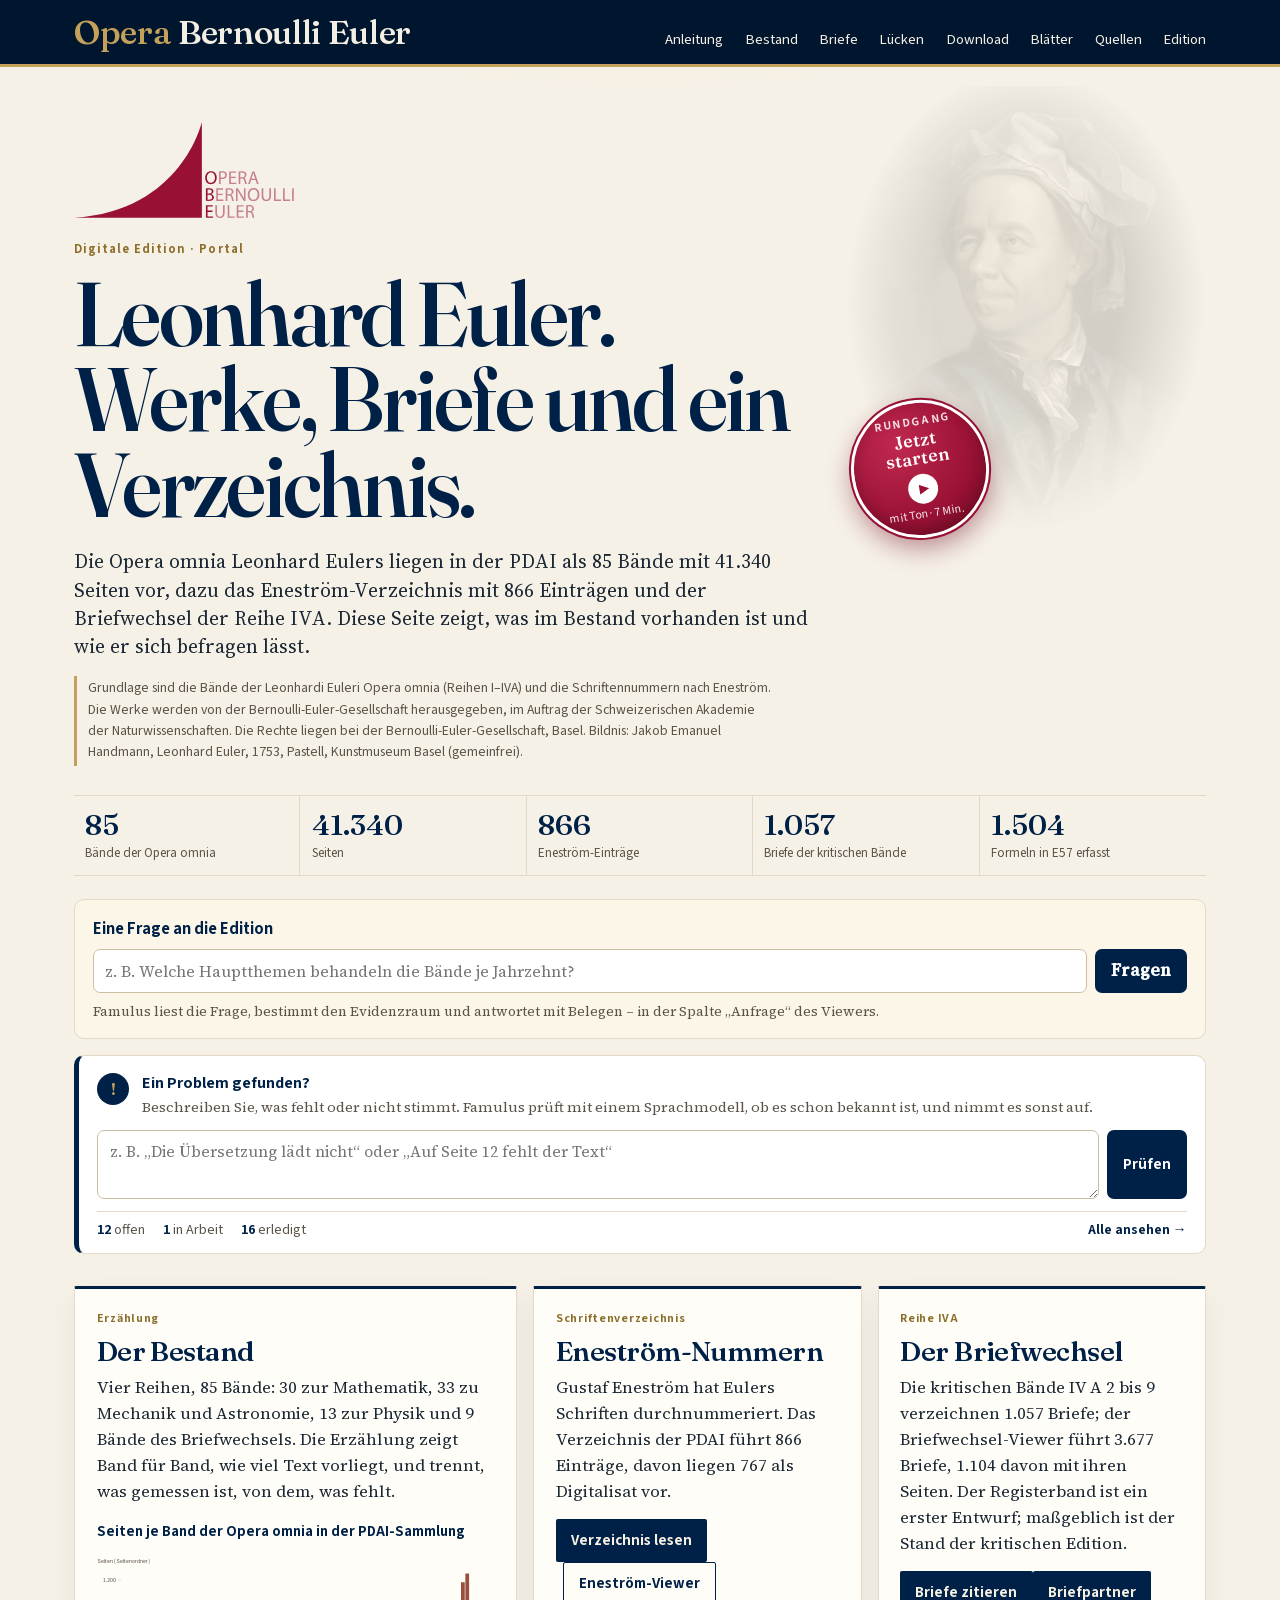
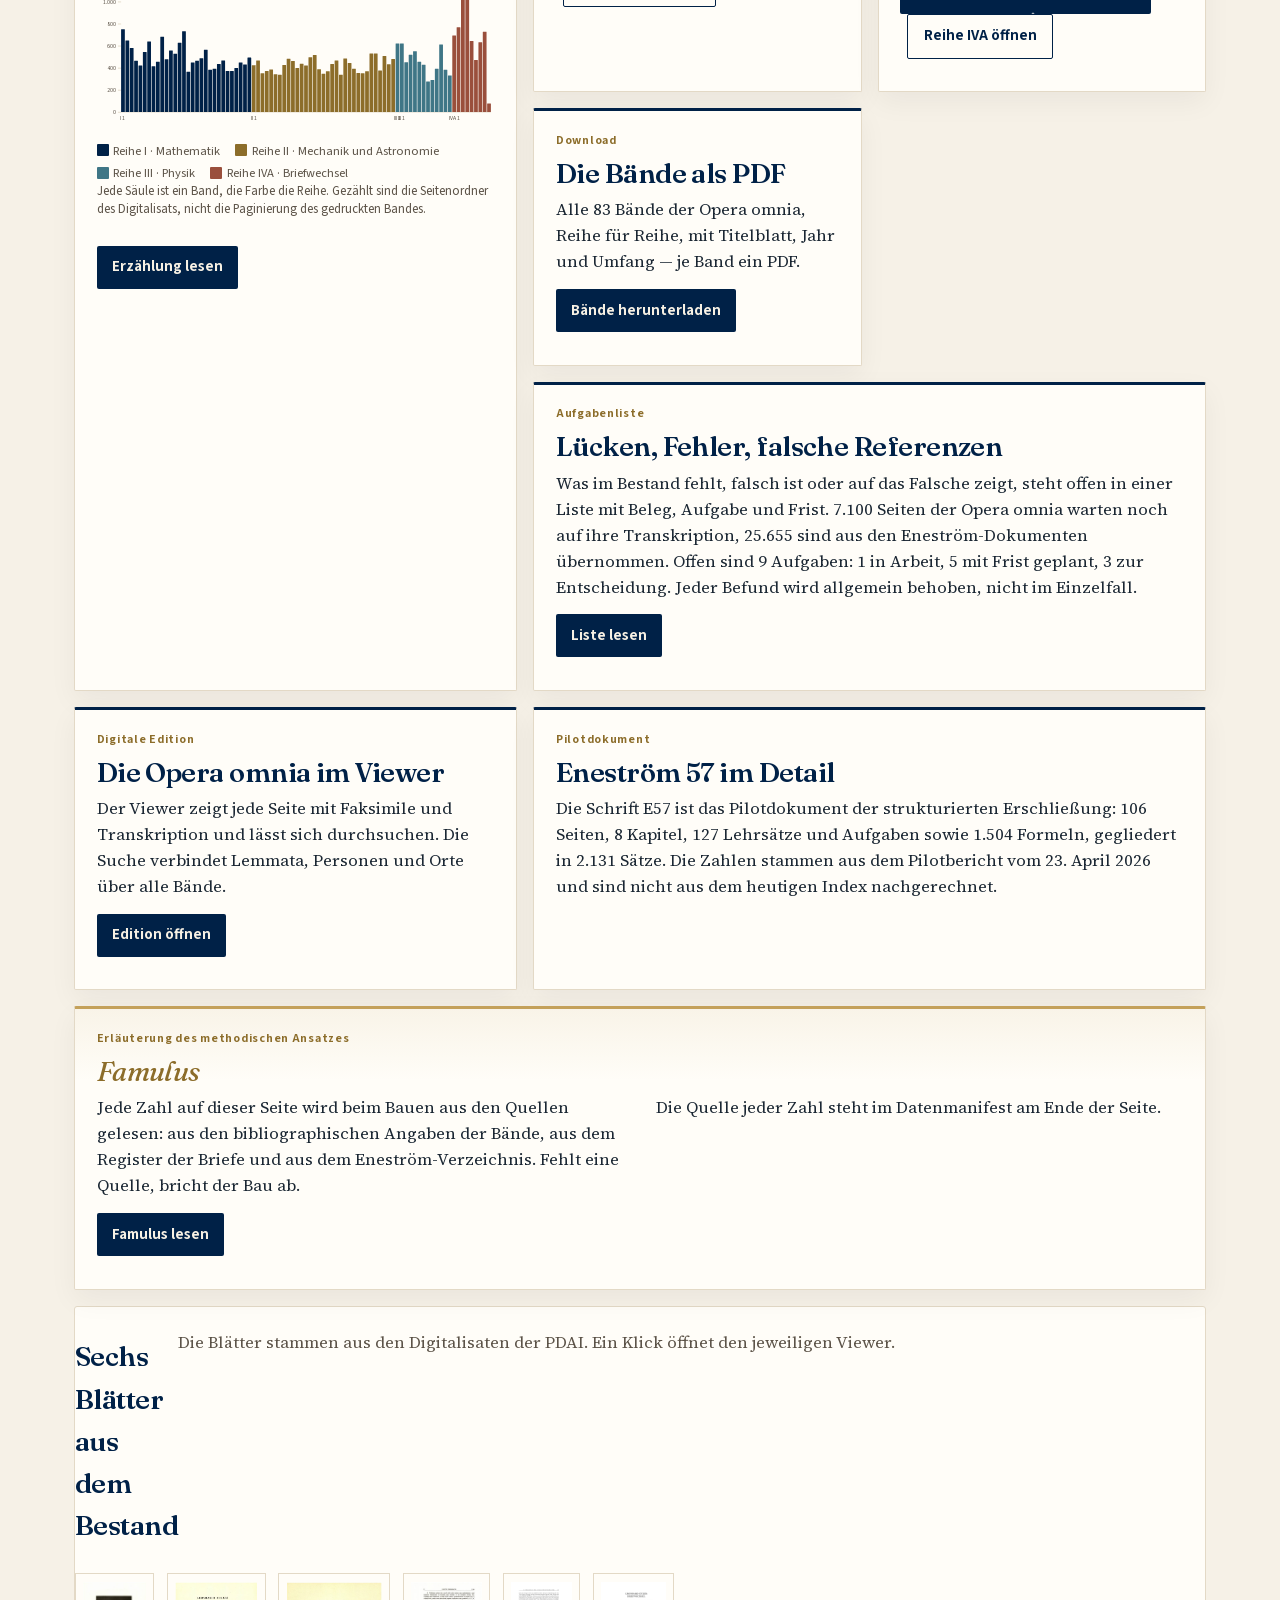
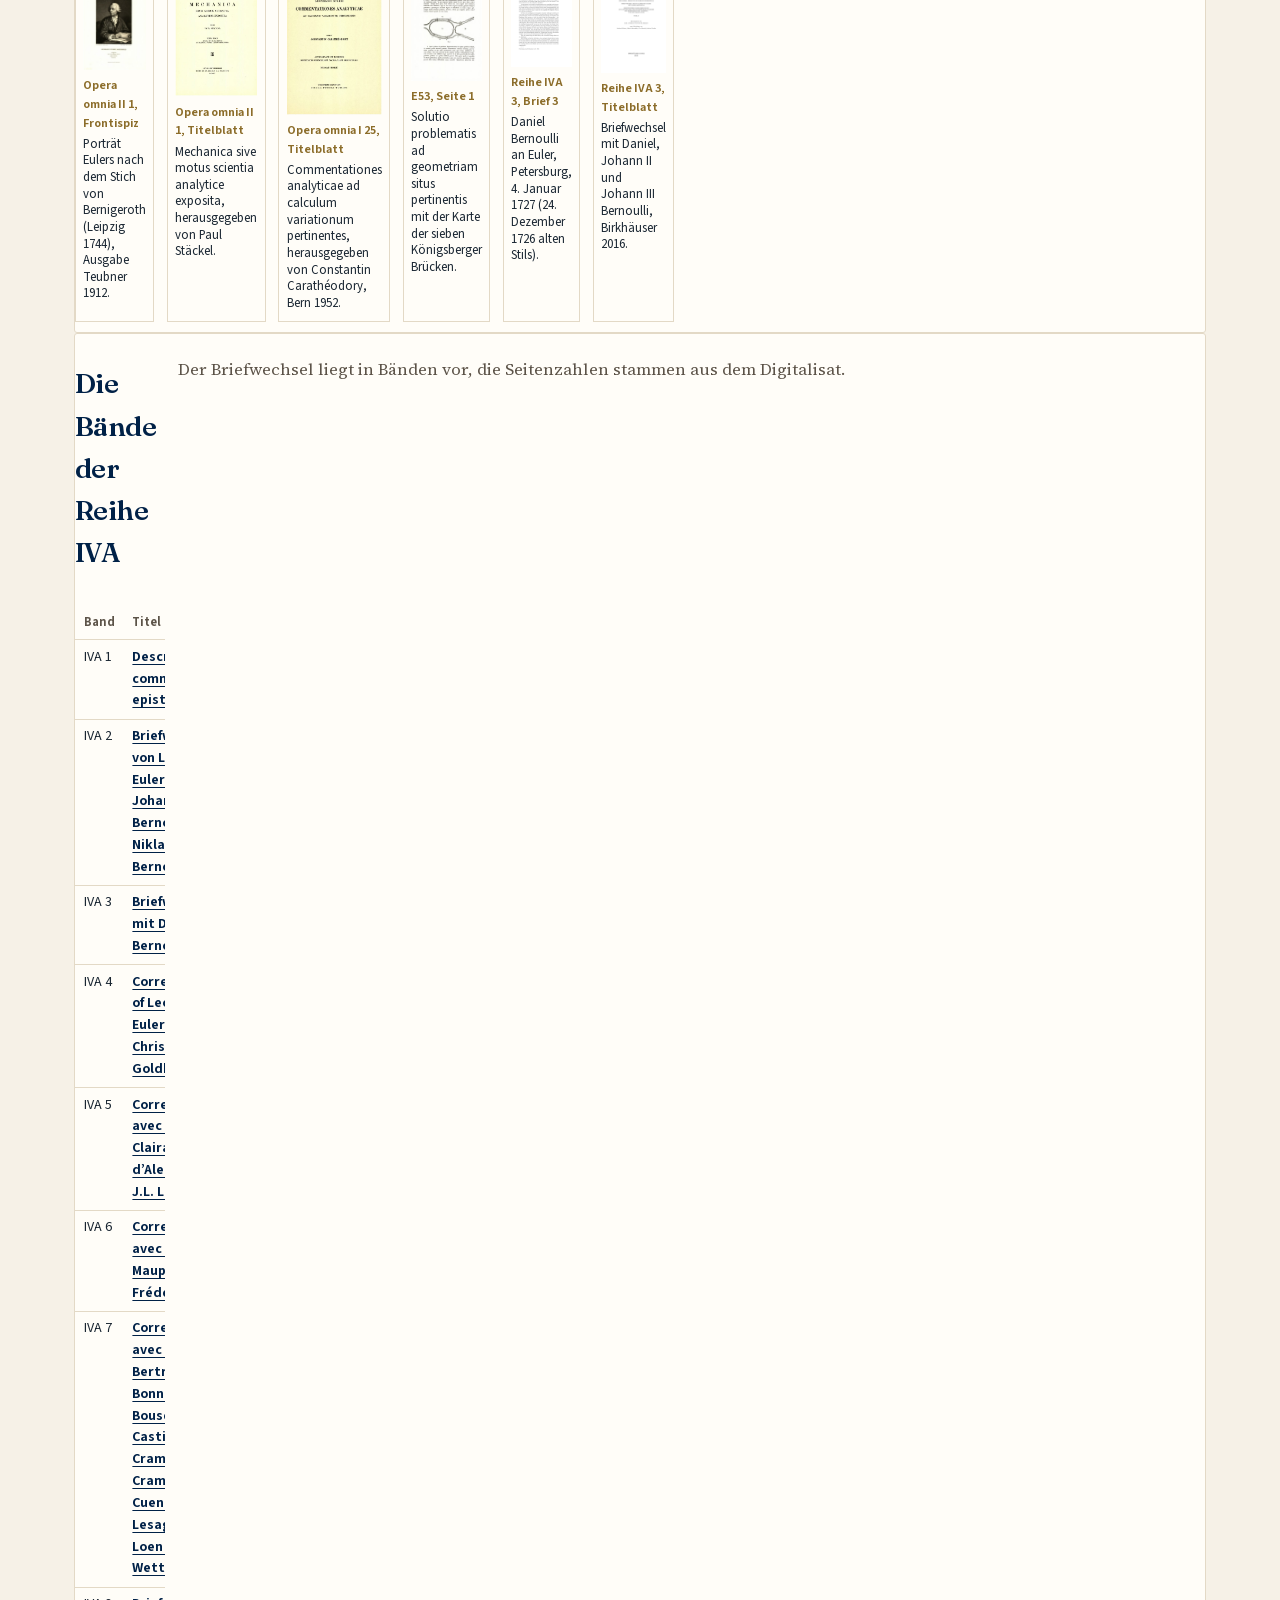
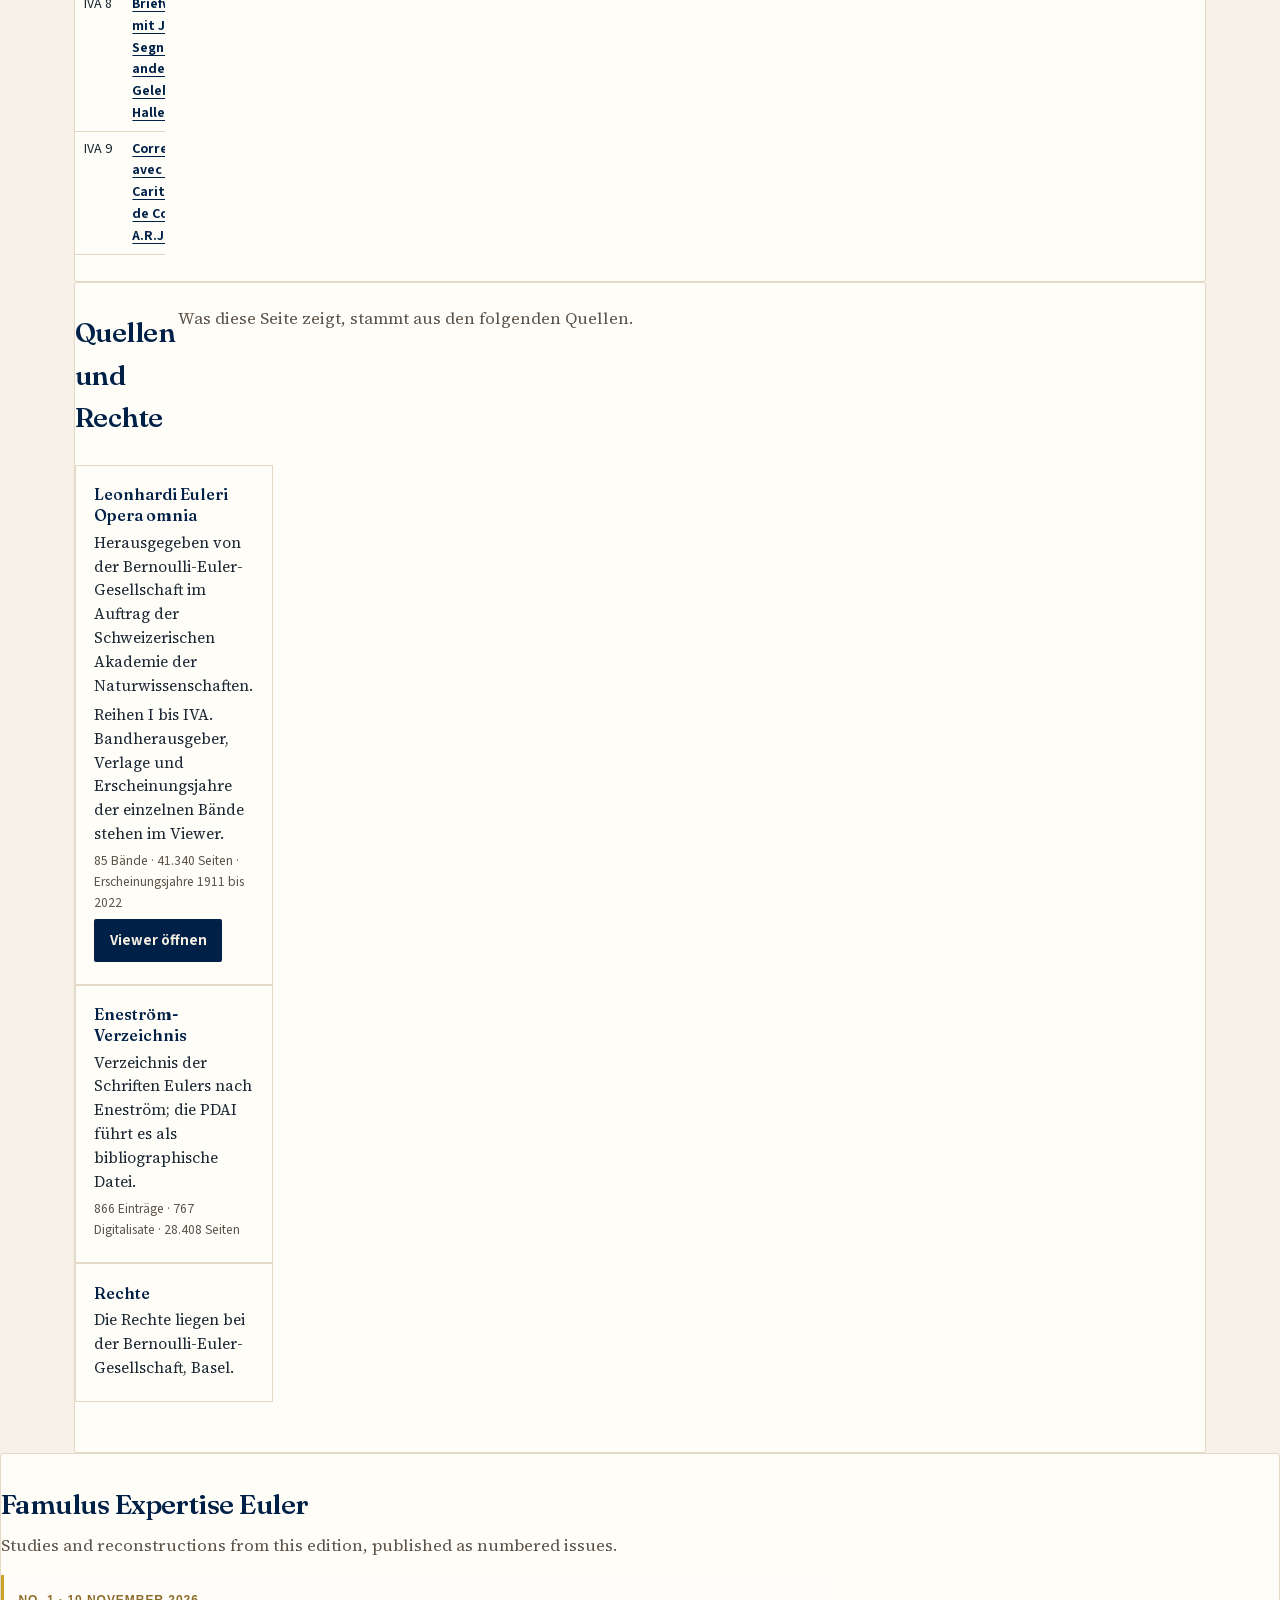
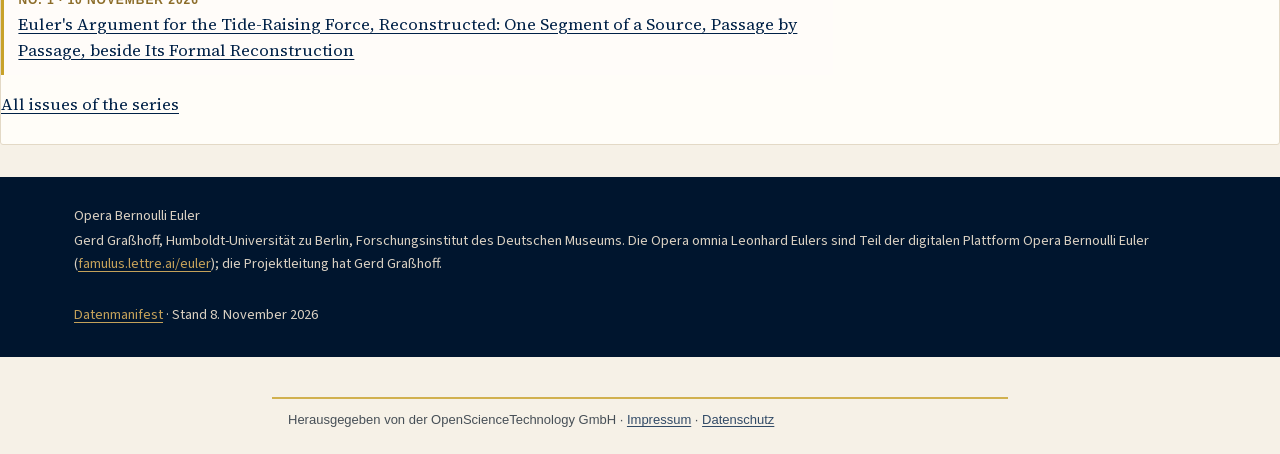
<file: index.html>
<!DOCTYPE html>
<html lang="de">
<head>
  <meta charset="utf-8">
  <meta name="viewport" content="width=device-width, initial-scale=1">
  <title>Leonhard Euler — Werke, Briefwechsel und Schriftenverzeichnis</title>
  <meta name="description" content="Portal zu den digitalisierten Opera omnia Leonhard Eulers, zum Eneström-Verzeichnis und zum Briefwechsel der Reihe IVA in der PDAI.">
  <meta name="author" content="Gerd Graßhoff">
  <meta property="og:title" content="Leonhard Euler — Werke, Briefwechsel und Schriftenverzeichnis">
  <meta property="og:description" content="Portal zu den digitalisierten Opera omnia Leonhard Eulers, zum Eneström-Verzeichnis und zum Briefwechsel der Reihe IVA in der PDAI.">
  <meta property="og:type" content="website">
  <link rel="icon" href="favicon.svg" type="image/svg+xml">
  <link rel="stylesheet" href="assets/fonts.css?v=20261108125417">
  <link rel="stylesheet" href="assets/landing.css?v=20261108125417">
<!-- famulus:publisher:start -->
<meta name="referrer" content="no-referrer-when-downgrade">
<meta name="publisher" content="OpenScienceTechnology GmbH">
<meta name="DC.publisher" content="OpenScienceTechnology GmbH">
<script type="application/ld+json">{"@context": "https://schema.org", "@type": "WebPage", "url": "https://famulus.lettre.ai/euler/", "publisher": {"@type": "Organization", "name": "OpenScienceTechnology GmbH", "address": {"@type": "PostalAddress", "streetAddress": "Im Wiesengrund 15A", "addressLocality": "47198 Duisburg", "addressCountry": "Deutschland"}}}</script>
<!-- famulus:publisher:end -->
</head>
<body>
  <a class="skip" href="#inhalt">Zum Inhalt</a>
  <header class="mast">
    <div class="mast-inner">
      <p class="brand brand-lg"><a href="./"><span>Opera</span> Bernoulli Euler</a></p>
      <nav aria-label="Abschnitte">
        <a href="lesen/">Anleitung</a>
        <a href="bestand/">Bestand</a>
        <a href="briefe/">Briefe</a>
        <a href="luecken/">Lücken</a>
        <a href="download/">Download</a>
        <a href="#galerie">Blätter</a>
        <a href="#quellen">Quellen</a>
        <a href="https://famulus.lettre.ai/live/euler-opera/" target="_blank" rel="noopener">Edition</a>
      </nav>
    </div>
  </header>

  <main id="inhalt">
    <div class="wrap">
      <section class="hero hero-mit-bild">
        <figure class="hero-bild" aria-hidden="true"><img src="img/euler-handmann.jpg" alt=""></figure>
        <img class="hero-logo" src="img/obe-logo.svg" alt="Opera Bernoulli Euler">
        <a class="hero-sticker" href="lesen/" data-guide-start><span class="hs-k">Rundgang</span><span class="hs-t">Jetzt starten</span><span class="hs-play" aria-hidden="true">▶</span><span class="hs-s">mit Ton · 7 Min.</span></a>
        <p class="kicker">Digitale Edition · Portal</p>
        <h1>Leonhard Euler.<br>Werke, Briefe und ein Verzeichnis.</h1>
        <p class="lead">Die Opera omnia Leonhard Eulers liegen in der PDAI als 85 Bände mit 41.340 Seiten vor, dazu das Eneström-Verzeichnis mit 866 Einträgen und der Briefwechsel der Reihe IVA. Diese Seite zeigt, was im Bestand vorhanden ist und wie er sich befragen lässt.</p>
        <p class="credit">Grundlage sind die Bände der Leonhardi Euleri Opera omnia (Reihen I–IVA) und die Schriftennummern nach Eneström. Die Werke werden von der Bernoulli-Euler-Gesellschaft herausgegeben, im Auftrag der Schweizerischen Akademie der Naturwissenschaften. Die Rechte liegen bei der Bernoulli-Euler-Gesellschaft, Basel. Bildnis: Jakob Emanuel Handmann, Leonhard Euler, 1753, Pastell, Kunstmuseum Basel (gemeinfrei).</p>
        
        <div class="figures" style="--cols:5" aria-label="Der Bestand in Zahlen"><div><span class="v">85</span><span class="k">Bände der Opera omnia</span></div><div><span class="v">41.340</span><span class="k">Seiten</span></div><div><span class="v">866</span><span class="k">Eneström-Einträge</span></div><div><span class="v">1.057</span><span class="k">Briefe der kritischen Bände</span></div><div><span class="v">1.504</span><span class="k">Formeln in E57 erfasst</span></div></div>
        <form class="ask" action="https://famulus.lettre.ai/live/euler-opera/" method="get" target="_blank" rel="noopener" aria-label="Eine Frage an die Edition">
          <label for="ask-euler">Eine Frage an die Edition</label>
          <div class="ask-row"><input id="ask-euler" name="anfrage" type="text" required minlength="3" placeholder="z. B. Welche Hauptthemen behandeln die Bände je Jahrzehnt?" autocomplete="off">
          <input type="hidden" name="bedeutung" value="1"><button type="submit">Fragen</button></div>
          <p class="ask-hint">Famulus liest die Frage, bestimmt den Evidenzraum und antwortet mit Belegen – in der Spalte „Anfrage“ des Viewers.</p>
        </form>
        <section class="iss-card" data-issues-card data-collection="euler" data-kuerzel="EULER" data-issues-api="https://lettre.ngrok.dev/famulus-issues/api" data-snapshot="data/issues.json" data-nav="luecken/#issues" aria-labelledby="iss-t-euler">
          <div class="iss-kopf"><span class="iss-symbol" aria-hidden="true">!</span>
            <div><h2 id="iss-t-euler">Ein Problem gefunden?</h2><p>Beschreiben Sie, was fehlt oder nicht stimmt. Famulus prüft mit einem Sprachmodell, ob es schon bekannt ist, und nimmt es sonst auf.</p></div></div>
          <form class="iss-form" novalidate>
            <textarea name="text" rows="2" minlength="10" maxlength="2000" required placeholder="z. B. „Die Übersetzung lädt nicht“ oder „Auf Seite 12 fehlt der Text“" aria-label="Ein Problem gefunden?"></textarea>
            <input class="iss-hp" name="website" tabindex="-1" autocomplete="off" aria-hidden="true">
            <button type="submit">Prüfen</button>
          </form>
          <div class="iss-antwort" aria-live="polite"></div>
          <a class="iss-zahlen" href="luecken/#issues"><span><b>12</b> offen</span><span><b>1</b> in Arbeit</span><span><b>16</b> erledigt</span><span class="iss-alle">Alle ansehen →</span></a>
        </section>
      </section>

      <div class="gp gp-nur-vollbild" data-guide="tour" data-autostart="false" data-base="guide/" data-v="20261108125417" data-open="https://famulus.lettre.ai/euler/eulerOO/978-3-0348-0892-7?p=2" data-all="lesen/"></div>
      <section class="portals" aria-label="Einstiege">
<article class="portal lead-card" id="bestand">
<p class="mark">Erzählung</p>
<h2>Der Bestand</h2>
<p>Vier Reihen, 85 Bände: 30 zur Mathematik, 33 zu Mechanik und Astronomie, 13 zur Physik und 9 Bände des Briefwechsels. Die Erzählung zeigt Band für Band, wie viel Text vorliegt, und trennt, was gemessen ist, von dem, was fehlt.</p>
<div class="spark fig" data-chart="oo_volumes" style="min-height:0"></div>
<p class="go-row"><a class="go" href="bestand/">Erzählung lesen</a></p>
</article>
<article class="portal" id="enestroem">
<p class="mark">Schriftenverzeichnis</p>
<h2>Eneström-Nummern</h2>
<p>Gustaf Eneström hat Eulers Schriften durchnummeriert. Das Verzeichnis der PDAI führt 866 Einträge, davon liegen 767 als Digitalisat vor.</p>
<p class="go-row"><a class="go" href="bestand/#e2">Verzeichnis lesen</a><a class="go quiet" href="https://famulus.lettre.ai/live/viewer/" target="_blank" rel="noopener">Eneström-Viewer</a></p>
</article>
<article class="portal" id="briefe">
<p class="mark">Reihe IVA</p>
<h2>Der Briefwechsel</h2>
<p>Die kritischen Bände IV A 2 bis 9 verzeichnen 1.057 Briefe; der Briefwechsel-Viewer führt 3.677 Briefe, 1.104 davon mit ihren Seiten. Der Registerband ist ein erster Entwurf; maßgeblich ist der Stand der kritischen Edition.</p>
<p class="go-row"><a class="go" href="briefe/">Briefe zitieren</a><a class="go" href="bestand/#e3">Briefpartner</a><a class="go quiet" href="https://famulus.lettre.ai/live/euler-oo-iv/" target="_blank" rel="noopener">Reihe IVA öffnen</a></p>
</article>
<article class="portal" id="download">
<p class="mark">Download</p>
<h2>Die Bände als PDF</h2>
<p>Alle 83 Bände der Opera omnia, Reihe für Reihe, mit Titelblatt, Jahr und Umfang — je Band ein PDF.</p>
<p class="go-row"><a class="go" href="download/">Bände herunterladen</a></p>
</article>
<article class="portal wide" id="luecken">
<p class="mark">Aufgabenliste</p>
<h2>Lücken, Fehler, falsche Referenzen</h2>
<p>Was im Bestand fehlt, falsch ist oder auf das Falsche zeigt, steht offen in einer Liste mit Beleg, Aufgabe und Frist. 7.100 Seiten der Opera omnia warten noch auf ihre Transkription, 25.655 sind aus den Eneström-Dokumenten übernommen. Offen sind 9 Aufgaben: 1 in Arbeit, 5 mit Frist geplant, 3 zur Entscheidung. Jeder Befund wird allgemein behoben, nicht im Einzelfall.</p>
<p class="go-row"><a class="go" href="luecken/">Liste lesen</a></p>
</article>
<article class="portal" id="edition">
<p class="mark">Digitale Edition</p>
<h2>Die Opera omnia im Viewer</h2>
<p>Der Viewer zeigt jede Seite mit Faksimile und Transkription und lässt sich durchsuchen. Die Suche verbindet Lemmata, Personen und Orte über alle Bände.</p>
<p class="go-row"><a class="go" href="https://famulus.lettre.ai/live/euler-opera/" target="_blank" rel="noopener">Edition öffnen</a></p>
</article>
<article class="portal wide" id="e57">
<p class="mark">Pilotdokument</p>
<h2>Eneström 57 im Detail</h2>
<p>Die Schrift E57 ist das Pilotdokument der strukturierten Erschließung: 106 Seiten, 8 Kapitel, 127 Lehrsätze und Aufgaben sowie 1.504 Formeln, gegliedert in 2.131 Sätze. Die Zahlen stammen aus dem Pilotbericht vom 23. April 2026 und sind nicht aus dem heutigen Index nachgerechnet.</p>
</article>
<article class="portal method" id="ansatz">
<p class="mark">Erläuterung des methodischen Ansatzes</p>
<h2><span>Famulus</span></h2>
<div class="method-cols"><p>Jede Zahl auf dieser Seite wird beim Bauen aus den Quellen gelesen: aus den bibliographischen Angaben der Bände, aus dem Register der Briefe und aus dem Eneström-Verzeichnis. Fehlt eine Quelle, bricht der Bau ab.</p><p>Die Quelle jeder Zahl steht im Datenmanifest am Ende der Seite.</p></div>
<p class="go-row"><a class="go" href="https://famulus.lettre.ai/live/famulus/" target="_blank" rel="noopener">Famulus lesen</a></p>
</article>
      </section>

      <section class="band" aria-labelledby="galerie">
        <h2 id="galerie">Sechs Blätter aus dem Bestand</h2>
        <p class="section-lead">Die Blätter stammen aus den Digitalisaten der PDAI. Ein Klick öffnet den jeweiligen Viewer.</p>
        <div class="facsimiles"><a class="facsimile" href="https://famulus.lettre.ai/live/euler-opera/" target="_blank" rel="noopener"><img src="img/portrait-1744.jpg" alt="" loading="lazy"><span class="d">Opera omnia II 1, Frontispiz</span><span class="c">Porträt Eulers nach dem Stich von Bernigeroth (Leipzig 1744), Ausgabe Teubner 1912.</span></a><a class="facsimile" href="https://famulus.lettre.ai/live/euler-opera/" target="_blank" rel="noopener"><img src="img/mechanica-titel.jpg" alt="" loading="lazy"><span class="d">Opera omnia II 1, Titelblatt</span><span class="c">Mechanica sive motus scientia analytice exposita, herausgegeben von Paul Stäckel.</span></a><a class="facsimile" href="https://famulus.lettre.ai/live/euler-opera/" target="_blank" rel="noopener"><img src="img/variationen-titel.jpg" alt="" loading="lazy"><span class="d">Opera omnia I 25, Titelblatt</span><span class="c">Commentationes analyticae ad calculum variationum pertinentes, herausgegeben von Constantin Carathéodory, Bern 1952.</span></a><a class="facsimile" href="https://famulus.lettre.ai/live/viewer/" target="_blank" rel="noopener"><img src="img/koenigsberg-e53.jpg" alt="" loading="lazy"><span class="d">E53, Seite 1</span><span class="c">Solutio problematis ad geometriam situs pertinentis mit der Karte der sieben Königsberger Brücken.</span></a><a class="facsimile" href="https://famulus.lettre.ai/live/euler-oo-iv/" target="_blank" rel="noopener"><img src="img/bernoulli-1727.jpg" alt="" loading="lazy"><span class="d">Reihe IVA 3, Brief 3</span><span class="c">Daniel Bernoulli an Euler, Petersburg, 4. Januar 1727 (24. Dezember 1726 alten Stils).</span></a><a class="facsimile" href="https://famulus.lettre.ai/live/euler-oo-iv/" target="_blank" rel="noopener"><img src="img/iva3-titel.jpg" alt="" loading="lazy"><span class="d">Reihe IVA 3, Titelblatt</span><span class="c">Briefwechsel mit Daniel, Johann II und Johann III Bernoulli, Birkhäuser 2016.</span></a></div>
      </section>
      <section class="band " id="baende"><h2>Die Bände der Reihe IVA</h2><p class=section-lead>Der Briefwechsel liegt in Bänden vor, die Seitenzahlen stammen aus dem Digitalisat.</p><div class="band-body"><div class="table-scroll"><table class="doc-table"><thead><tr><th>Band</th><th>Titel</th><th>Jahr</th><th class="n">Seiten</th></tr></thead><tbody><tr><td>IVA 1</td><td><a href="https://famulus.lettre.ai/live/euler-oo-iv/eulerOO-IVA/978-3-7643-0717-2?p=1" target="_blank" rel="noopener">Descriptio commercii epistolici</a></td><td>1975</td><td class="n">694</td></tr><tr><td>IVA 2</td><td><a href="https://famulus.lettre.ai/live/euler-oo-iv/eulerOO-IVA/978-3-7643-5271-4?p=1" target="_blank" rel="noopener">Briefwechsel von Leonhard Euler mit Johann I Bernoulli und Niklaus I Bernoulli</a></td><td>1998</td><td class="n">768</td></tr><tr><td>IVA 3</td><td><a href="https://famulus.lettre.ai/live/euler-oo-iv/eulerOO-IVA/978-3-319-33989-4?p=1" target="_blank" rel="noopener">Briefwechsel mit Daniel Bernoulli</a></td><td>2016</td><td class="n">1.176</td></tr><tr><td>IVA 4</td><td><a href="https://famulus.lettre.ai/live/euler-oo-iv/eulerOO-IVA/978-3-0348-0892-7?p=1" target="_blank" rel="noopener">Correspondence of Leonhard Euler with Christian Goldbach</a></td><td>2016</td><td class="n">1.256</td></tr><tr><td>IVA 5</td><td><a href="https://famulus.lettre.ai/live/euler-oo-iv/eulerOO-IVA/978-3-7643-0868-1?p=1" target="_blank" rel="noopener">Correspondance avec A.C. Clairaut, J. d’Alembert et J.L. Lagrange</a></td><td>1980</td><td class="n">643</td></tr><tr><td>IVA 6</td><td><a href="https://famulus.lettre.ai/live/euler-oo-iv/eulerOO-IVA/978-3-7643-1184-3?p=1" target="_blank" rel="noopener">Correspondance avec P.L.M. de Maupertuis et Frédéric II</a></td><td>1986</td><td class="n">472</td></tr><tr><td>IVA 7</td><td><a href="https://famulus.lettre.ai/live/euler-oo-iv/eulerOO-IVA/978-3-7643-8743-3?p=1" target="_blank" rel="noopener">Correspondance avec L. Bertrand, Ch. Bonnet, M.M. Bousquet, J. de Castillon, G. Cramer, Ph. Cramer, G. Cuenz, G.L. Lesage, J.M. von Loen et J.K. Wettstein</a></td><td>2017</td><td class="n">633</td></tr><tr><td>IVA 8</td><td><a href="https://famulus.lettre.ai/live/euler-oo-iv/eulerOO-IVA/978-3-319-75942?p=1" target="_blank" rel="noopener">Briefwechsel mit J.A. von Segner und anderen Gelehrten aus Halle</a></td><td>2018</td><td class="n">727</td></tr><tr><td>IVA 9</td><td><a href="https://famulus.lettre.ai/live/euler-oo-iv/eulerOO-IVA/EOIVA9?p=1" target="_blank" rel="noopener">Correspondance avec M.J.A.N. Caritat, Marquis de Condorcet et A.R.J. Turgot</a></td><td>2020</td><td class="n">78</td></tr></tbody></table></div></div></section>
      <section class="band" id="quellen" aria-labelledby="quellen-t">
        <h2 id="quellen-t">Quellen und Rechte</h2>
        <p class="section-lead">Was diese Seite zeigt, stammt aus den folgenden Quellen.</p>
        <div class="sources">
          <div><div class="source-item"><h3>Leonhardi Euleri Opera omnia</h3><p>Herausgegeben von der Bernoulli-Euler-Gesellschaft im Auftrag der Schweizerischen Akademie der Naturwissenschaften.</p><p>Reihen I bis IVA. Bandherausgeber, Verlage und Erscheinungsjahre der einzelnen Bände stehen im Viewer.</p><p class="meta">85 Bände · 41.340 Seiten · Erscheinungsjahre 1911 bis 2022</p><p><a class="go" href="https://famulus.lettre.ai/live/euler-opera/" target="_blank" rel="noopener">Viewer öffnen</a></p></div><div class="source-item"><h3>Eneström-Verzeichnis</h3><p>Verzeichnis der Schriften Eulers nach Eneström; die PDAI führt es als bibliographische Datei.</p><p class="meta">866 Einträge · 767 Digitalisate · 28.408 Seiten</p></div><div class="source-item"><h3>Rechte</h3><p>Die Rechte liegen bei der Bernoulli-Euler-Gesellschaft, Basel.</p></div></div>
          
        </div>
      </section>
    </div>
  <!-- famulus:lettre:start -->
<section class="band" id="famulus-lettre" aria-labelledby="famulus-lettre-t" lang="en" style="display:block"><h2 id="famulus-lettre-t">Famulus Expertise Euler</h2><p class="section-lead">Studies and reconstructions from this edition, published as numbered issues.</p><ul style="list-style:none;padding:0;margin:1rem 0;max-width:52rem"><li style="margin:.5rem 0;padding:.7rem .9rem;border-left:3px solid #c8a22a;background:rgba(255,253,249,.7)"><span style="font:700 12px/1.3 -apple-system,sans-serif;letter-spacing:.08em;text-transform:uppercase;color:#8c6d2a">No. 1 · 10 November 2026</span><br><a href="https://famulus.lettre.ai/euler/lettre/1/">Euler&#x27;s Argument for the Tide-Raising Force, Reconstructed: One Segment of a Source, Passage by Passage, beside Its Formal Reconstruction</a></li></ul><p><a href="https://famulus.lettre.ai/euler/lettre/">All issues of the series</a></p></section>
<!-- famulus:lettre:end -->
</main>

  <footer>
    <div class="wrap">
      <div><p>Opera Bernoulli Euler</p><p>Gerd Graßhoff, Humboldt-Universität zu Berlin, Forschungsinstitut des Deutschen Museums. Die Opera omnia Leonhard Eulers sind Teil der digitalen Plattform Opera Bernoulli Euler (<a href="https://famulus.lettre.ai/euler/">famulus.lettre.ai/euler</a>); die Projektleitung hat Gerd Graßhoff.</p></div>
      <div><p><a href="data/manifest.json">Datenmanifest</a> · Stand 8. November 2026</p></div>
    </div>
    <div class="wrap"></div>
  </footer>

  <script src="assets/vendor/d3.v7.min.js?v=20261108125417"></script>
  <script src="data/bundle.js?v=20261108125417"></script>
  <script src="assets/js/charts.js?v=20261108125417"></script>
  <script src="assets/js/guide.js?v=20261108125417"></script>
  <script src="assets/js/guide-player.js?v=20261108125417"></script>
  <script src="assets/js/issues.js?v=20261108125417"></script>
  <script src="assets/js/scrolly.js?v=20261108125417"></script>
<!-- famulus:publisher:start -->
<p class="famulus-publisher" style="max-width:46rem;margin:2.5rem auto 1.5rem;padding:.7rem 16px 0;border-top:2px solid #c8a22a;font:13px/1.5 -apple-system,BlinkMacSystemFont,sans-serif;opacity:.8">Herausgegeben von der OpenScienceTechnology GmbH · <a href="/impressum/">Impressum</a> · <a href="/datenschutz/">Datenschutz</a></p>
<script>(function(){try{var C="https://lettre.ngrok.dev/famulus-counter/api/hit",L=C.replace(/hit$/,'leave'),q=new URLSearchParams(location.search),v=Math.random().toString(36).slice(2,12),u=location.pathname;function S(a,b){navigator.sendBeacon?navigator.sendBeacon(a,b):fetch(a,{method:'POST',body:b,keepalive:true,mode:'no-cors'})}S(C,JSON.stringify({u:u,r:document.referrer,m:"",v:v,c:q.get('c')||q.get('utm_campaign')||''}));var a=0,t=document.visibilityState=='visible'?Date.now():0,s=0,x='',g='',k='';function sc(){var h=document.documentElement;s=Math.max(s,Math.min(100,Math.round((scrollY+innerHeight)/Math.max(h.scrollHeight,1)*100)))}addEventListener('scroll',sc,{passive:true});addEventListener('load',sc);sc();document.addEventListener('click',function(e){var l=e.target.closest&&e.target.closest('a[href]');if(l&&/^https?:$/.test(l.protocol)){var i=l.host==location.host;x=i?'in':'out';g=i?l.pathname+l.hash:l.host;k=(l.getAttribute('aria-label')||l.textContent||'').replace(/\s+/g,' ').trim().slice(0,80);B()}},true);function B(){S(L,JSON.stringify({u:u,v:v,d:Math.round((a+(t?Date.now()-t:0))/1000),s:s,x:x,t:g,k:k}))}function F(){if(t){a+=Date.now()-t;t=0}B()}document.addEventListener('visibilitychange',function(){document.visibilityState=='hidden'?F():t=Date.now()});addEventListener('pagehide',function(){if(t)F()})}catch(e){}})();</script>
<noscript><img src="https://lettre.ngrok.dev/famulus-counter/api/hit.gif?u=/euler/&amp;m=" width="1" height="1" alt=""></noscript>
<!-- famulus:publisher:end -->
</body>
</html>
</file>
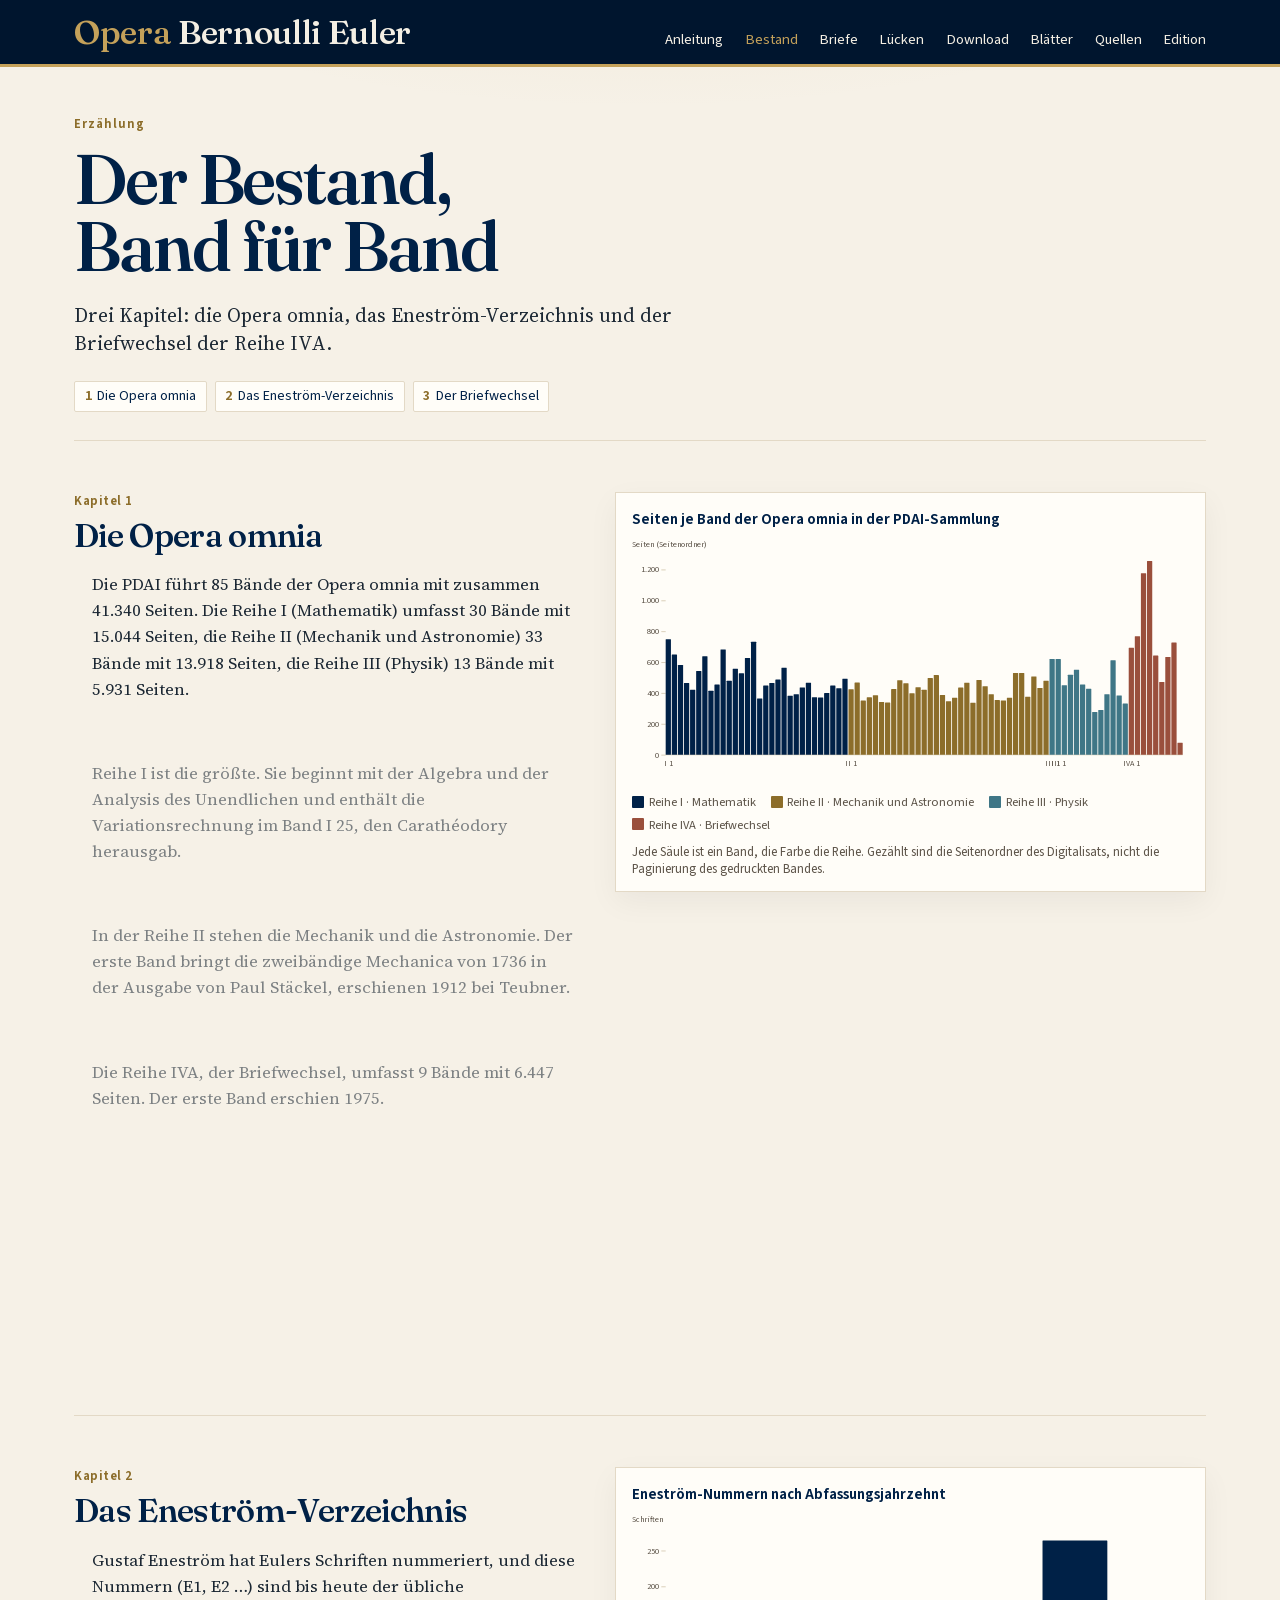
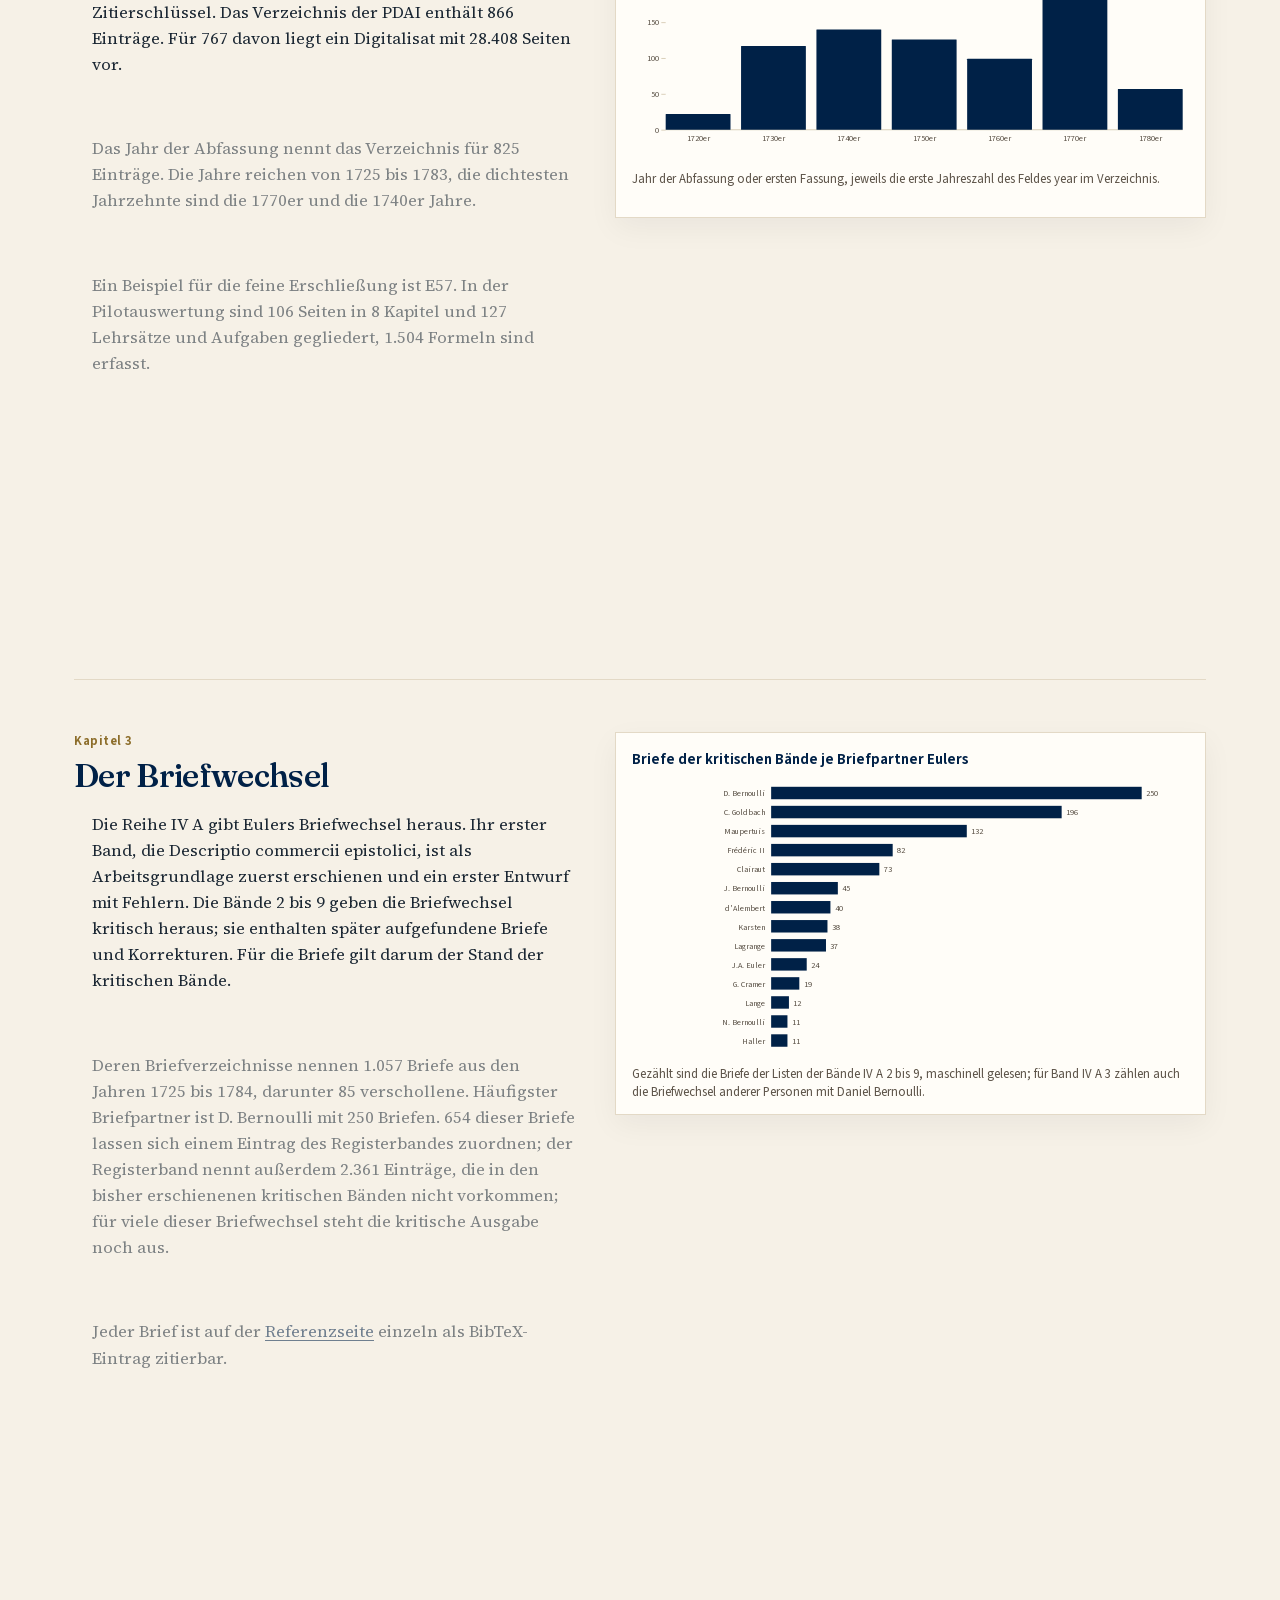
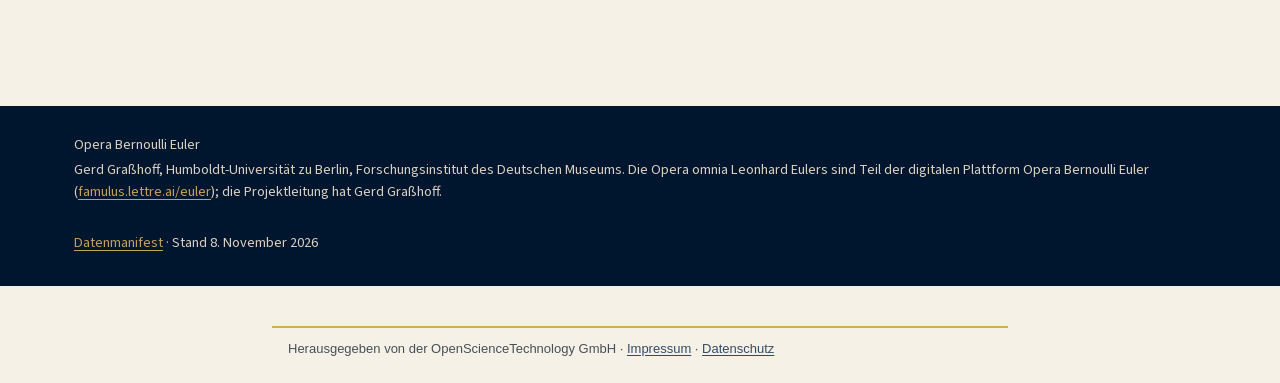
<file: bestand/index.html>
<!DOCTYPE html>
<html lang="de">
<head>
  <meta charset="utf-8">
  <meta name="viewport" content="width=device-width, initial-scale=1">
  <title>Der Bestand — Opera Bernoulli Euler</title>
  <meta name="description" content="Was von Eulers Werk und Briefwechsel in der PDAI vorliegt, mit Zahlen aus den Quellen.">
  <meta name="author" content="Gerd Graßhoff">
  <meta property="og:title" content="Der Bestand — Opera Bernoulli Euler">
  <meta property="og:description" content="Was von Eulers Werk und Briefwechsel in der PDAI vorliegt, mit Zahlen aus den Quellen.">
  <meta property="og:type" content="website">
  <link rel="icon" href="../favicon.svg" type="image/svg+xml">
  <link rel="stylesheet" href="../assets/fonts.css?v=20261108125417">
  <link rel="stylesheet" href="../assets/landing.css?v=20261108125417">
<!-- famulus:publisher:start -->
<meta name="referrer" content="no-referrer-when-downgrade">
<meta name="publisher" content="OpenScienceTechnology GmbH">
<meta name="DC.publisher" content="OpenScienceTechnology GmbH">
<script type="application/ld+json">{"@context": "https://schema.org", "@type": "WebPage", "url": "https://famulus.lettre.ai/euler/bestand/", "publisher": {"@type": "Organization", "name": "OpenScienceTechnology GmbH", "address": {"@type": "PostalAddress", "streetAddress": "Im Wiesengrund 15A", "addressLocality": "47198 Duisburg", "addressCountry": "Deutschland"}}}</script>
<!-- famulus:publisher:end -->
</head>
<body>
  <a class="skip" href="#inhalt">Zum Inhalt</a>
  <header class="mast">
    <div class="mast-inner">
      <p class="brand brand-lg"><a href="../"><span>Opera</span> Bernoulli Euler</a></p>
      <nav aria-label="Abschnitte">
        <a href="../lesen/">Anleitung</a>
        <a href="../bestand/" aria-current="page">Bestand</a>
        <a href="../briefe/">Briefe</a>
        <a href="../luecken/">Lücken</a>
        <a href="../download/">Download</a>
        <a href="../#galerie">Blätter</a>
        <a href="../#quellen">Quellen</a>
        <a href="https://famulus.lettre.ai/live/euler-opera/" target="_blank" rel="noopener">Edition</a>
      </nav>
    </div>
  </header>

  <main id="inhalt">
    <div class="wrap">
      <section class="story-hero">
        <p class="kicker">Erzählung</p>
        <h1>Der Bestand,<br>Band für Band</h1>
        <p class="lead">Drei Kapitel: die Opera omnia, das Eneström-Verzeichnis und der Briefwechsel der Reihe IVA.</p>
        <ol class="toc" aria-label="Kapitel"><li><a href="#e1"><span class="n">1</span>Die Opera omnia</a></li><li><a href="#e2"><span class="n">2</span>Das Eneström-Verzeichnis</a></li><li><a href="#e3"><span class="n">3</span>Der Briefwechsel</a></li></ol>
      </section>
<section class="chapter" id="e1" data-figure="oo_volumes">
<div class="chapter-text">
<p class="chapter-num">Kapitel 1</p><h2>Die Opera omnia</h2>
<div class="step" data-step="0"><p>Die PDAI führt 85 Bände der Opera omnia mit zusammen 41.340 Seiten. Die Reihe I (Mathematik) umfasst 30 Bände mit 15.044 Seiten, die Reihe II (Mechanik und Astronomie) 33 Bände mit 13.918 Seiten, die Reihe III (Physik) 13 Bände mit 5.931 Seiten.</p></div>
<div class="step" data-step="1" data-highlight="I"><p>Reihe I ist die größte. Sie beginnt mit der Algebra und der Analysis des Unendlichen und enthält die Variationsrechnung im Band I 25, den Carathéodory herausgab.</p></div>
<div class="step" data-step="2" data-highlight="II"><p>In der Reihe II stehen die Mechanik und die Astronomie. Der erste Band bringt die zweibändige Mechanica von 1736 in der Ausgabe von Paul Stäckel, erschienen 1912 bei Teubner.</p></div>
<div class="step" data-step="3" data-highlight="IVA"><p>Die Reihe IVA, der Briefwechsel, umfasst 9 Bände mit 6.447 Seiten. Der erste Band erschien 1975.</p></div>
</div>
<div class="chapter-figure"><div class="sticky"><div class="fig"></div></div></div>
</section>
<section class="chapter" id="e2" data-figure="en_decades">
<div class="chapter-text">
<p class="chapter-num">Kapitel 2</p><h2>Das Eneström-Verzeichnis</h2>
<div class="step" data-step="0"><p>Gustaf Eneström hat Eulers Schriften nummeriert, und diese Nummern (E1, E2 …) sind bis heute der übliche Zitierschlüssel. Das Verzeichnis der PDAI enthält 866 Einträge. Für 767 davon liegt ein Digitalisat mit 28.408 Seiten vor.</p></div>
<div class="step" data-step="1"><p>Das Jahr der Abfassung nennt das Verzeichnis für 825 Einträge. Die Jahre reichen von 1725 bis 1783, die dichtesten Jahrzehnte sind die 1770er und die 1740er Jahre.</p></div>
<div class="step" data-step="2"><p>Ein Beispiel für die feine Erschließung ist E57. In der Pilotauswertung sind 106 Seiten in 8 Kapitel und 127 Lehrsätze und Aufgaben gegliedert, 1.504 Formeln sind erfasst.</p></div>
</div>
<div class="chapter-figure"><div class="sticky"><div class="fig"></div></div></div>
</section>
<section class="chapter" id="e3" data-figure="iva_pairs">
<div class="chapter-text">
<p class="chapter-num">Kapitel 3</p><h2>Der Briefwechsel</h2>
<div class="step" data-step="0"><p>Die Reihe IV A gibt Eulers Briefwechsel heraus. Ihr erster Band, die Descriptio commercii epistolici, ist als Arbeitsgrundlage zuerst erschienen und ein erster Entwurf mit Fehlern. Die Bände 2 bis 9 geben die Briefwechsel kritisch heraus; sie enthalten später aufgefundene Briefe und Korrekturen. Für die Briefe gilt darum der Stand der kritischen Bände.</p></div>
<div class="step" data-step="1"><p>Deren Briefverzeichnisse nennen 1.057 Briefe aus den Jahren 1725 bis 1784, darunter 85 verschollene. Häufigster Briefpartner ist D. Bernoulli mit 250 Briefen. 654 dieser Briefe lassen sich einem Eintrag des Registerbandes zuordnen; der Registerband nennt außerdem 2.361 Einträge, die in den bisher erschienenen kritischen Bänden nicht vorkommen; für viele dieser Briefwechsel steht die kritische Ausgabe noch aus.</p></div>
<div class="step" data-step="2"><p>Jeder Brief ist auf der <a href="../briefe/">Referenzseite</a> einzeln als BibTeX-Eintrag zitierbar.</p></div>
</div>
<div class="chapter-figure"><div class="sticky"><div class="fig"></div></div></div>
</section>


    </div>
  </main>

  <footer>
    <div class="wrap">
      <div><p>Opera Bernoulli Euler</p><p>Gerd Graßhoff, Humboldt-Universität zu Berlin, Forschungsinstitut des Deutschen Museums. Die Opera omnia Leonhard Eulers sind Teil der digitalen Plattform Opera Bernoulli Euler (<a href="https://famulus.lettre.ai/euler/">famulus.lettre.ai/euler</a>); die Projektleitung hat Gerd Graßhoff.</p></div>
      <div><p><a href="../data/manifest.json">Datenmanifest</a> · Stand 8. November 2026</p></div>
    </div>
    <div class="wrap"></div>
  </footer>

  <script src="../assets/vendor/d3.v7.min.js?v=20261108125417"></script>
  <script src="../data/bundle.js?v=20261108125417"></script>
  <script src="../assets/js/charts.js?v=20261108125417"></script>
  <script src="../assets/js/issues.js?v=20261108125417"></script>
  <script src="../assets/js/scrolly.js?v=20261108125417"></script>
<!-- famulus:publisher:start -->
<p class="famulus-publisher" style="max-width:46rem;margin:2.5rem auto 1.5rem;padding:.7rem 16px 0;border-top:2px solid #c8a22a;font:13px/1.5 -apple-system,BlinkMacSystemFont,sans-serif;opacity:.8">Herausgegeben von der OpenScienceTechnology GmbH · <a href="/impressum/">Impressum</a> · <a href="/datenschutz/">Datenschutz</a></p>
<script>(function(){try{var C="https://lettre.ngrok.dev/famulus-counter/api/hit",L=C.replace(/hit$/,'leave'),q=new URLSearchParams(location.search),v=Math.random().toString(36).slice(2,12),u=location.pathname;function S(a,b){navigator.sendBeacon?navigator.sendBeacon(a,b):fetch(a,{method:'POST',body:b,keepalive:true,mode:'no-cors'})}S(C,JSON.stringify({u:u,r:document.referrer,m:"",v:v,c:q.get('c')||q.get('utm_campaign')||''}));var a=0,t=document.visibilityState=='visible'?Date.now():0,s=0,x='',g='',k='';function sc(){var h=document.documentElement;s=Math.max(s,Math.min(100,Math.round((scrollY+innerHeight)/Math.max(h.scrollHeight,1)*100)))}addEventListener('scroll',sc,{passive:true});addEventListener('load',sc);sc();document.addEventListener('click',function(e){var l=e.target.closest&&e.target.closest('a[href]');if(l&&/^https?:$/.test(l.protocol)){var i=l.host==location.host;x=i?'in':'out';g=i?l.pathname+l.hash:l.host;k=(l.getAttribute('aria-label')||l.textContent||'').replace(/\s+/g,' ').trim().slice(0,80);B()}},true);function B(){S(L,JSON.stringify({u:u,v:v,d:Math.round((a+(t?Date.now()-t:0))/1000),s:s,x:x,t:g,k:k}))}function F(){if(t){a+=Date.now()-t;t=0}B()}document.addEventListener('visibilitychange',function(){document.visibilityState=='hidden'?F():t=Date.now()});addEventListener('pagehide',function(){if(t)F()})}catch(e){}})();</script>
<noscript><img src="https://lettre.ngrok.dev/famulus-counter/api/hit.gif?u=/euler/bestand/&amp;m=" width="1" height="1" alt=""></noscript>
<!-- famulus:publisher:end -->
</body>
</html>
</file>
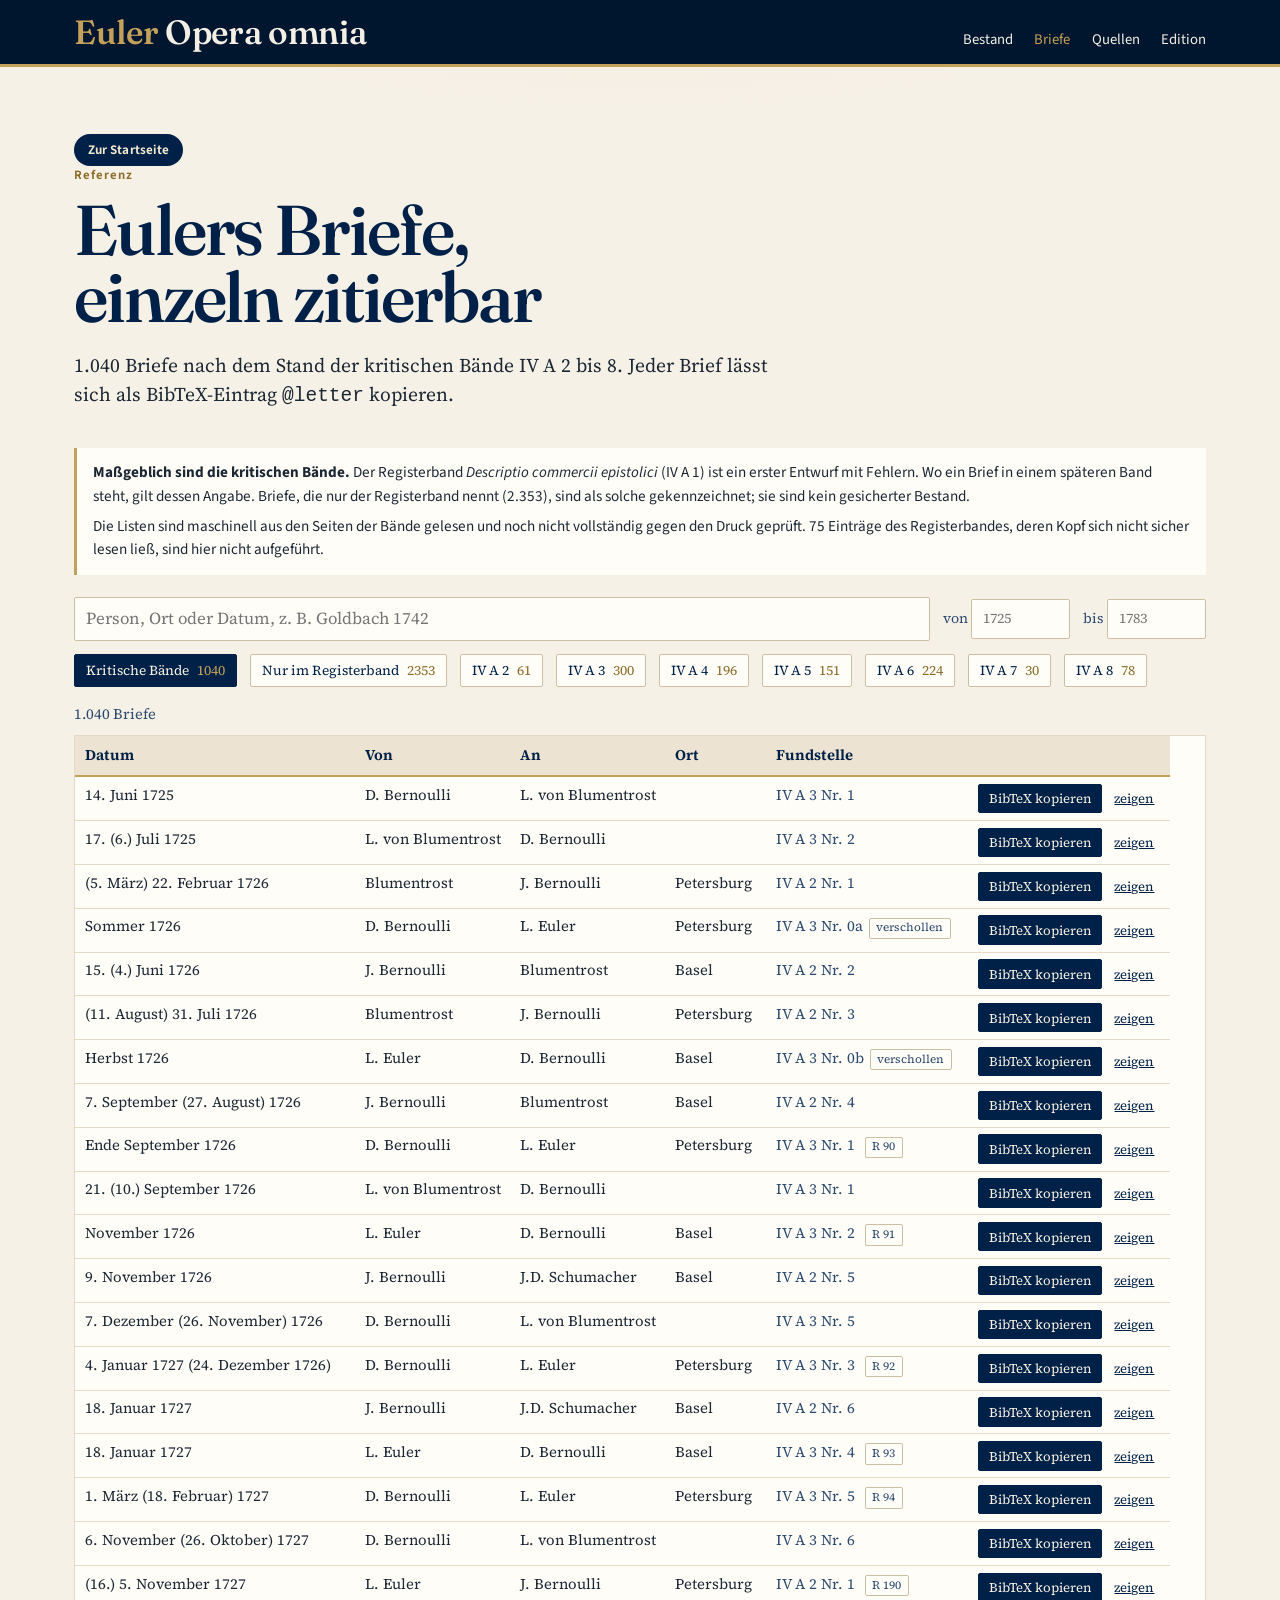
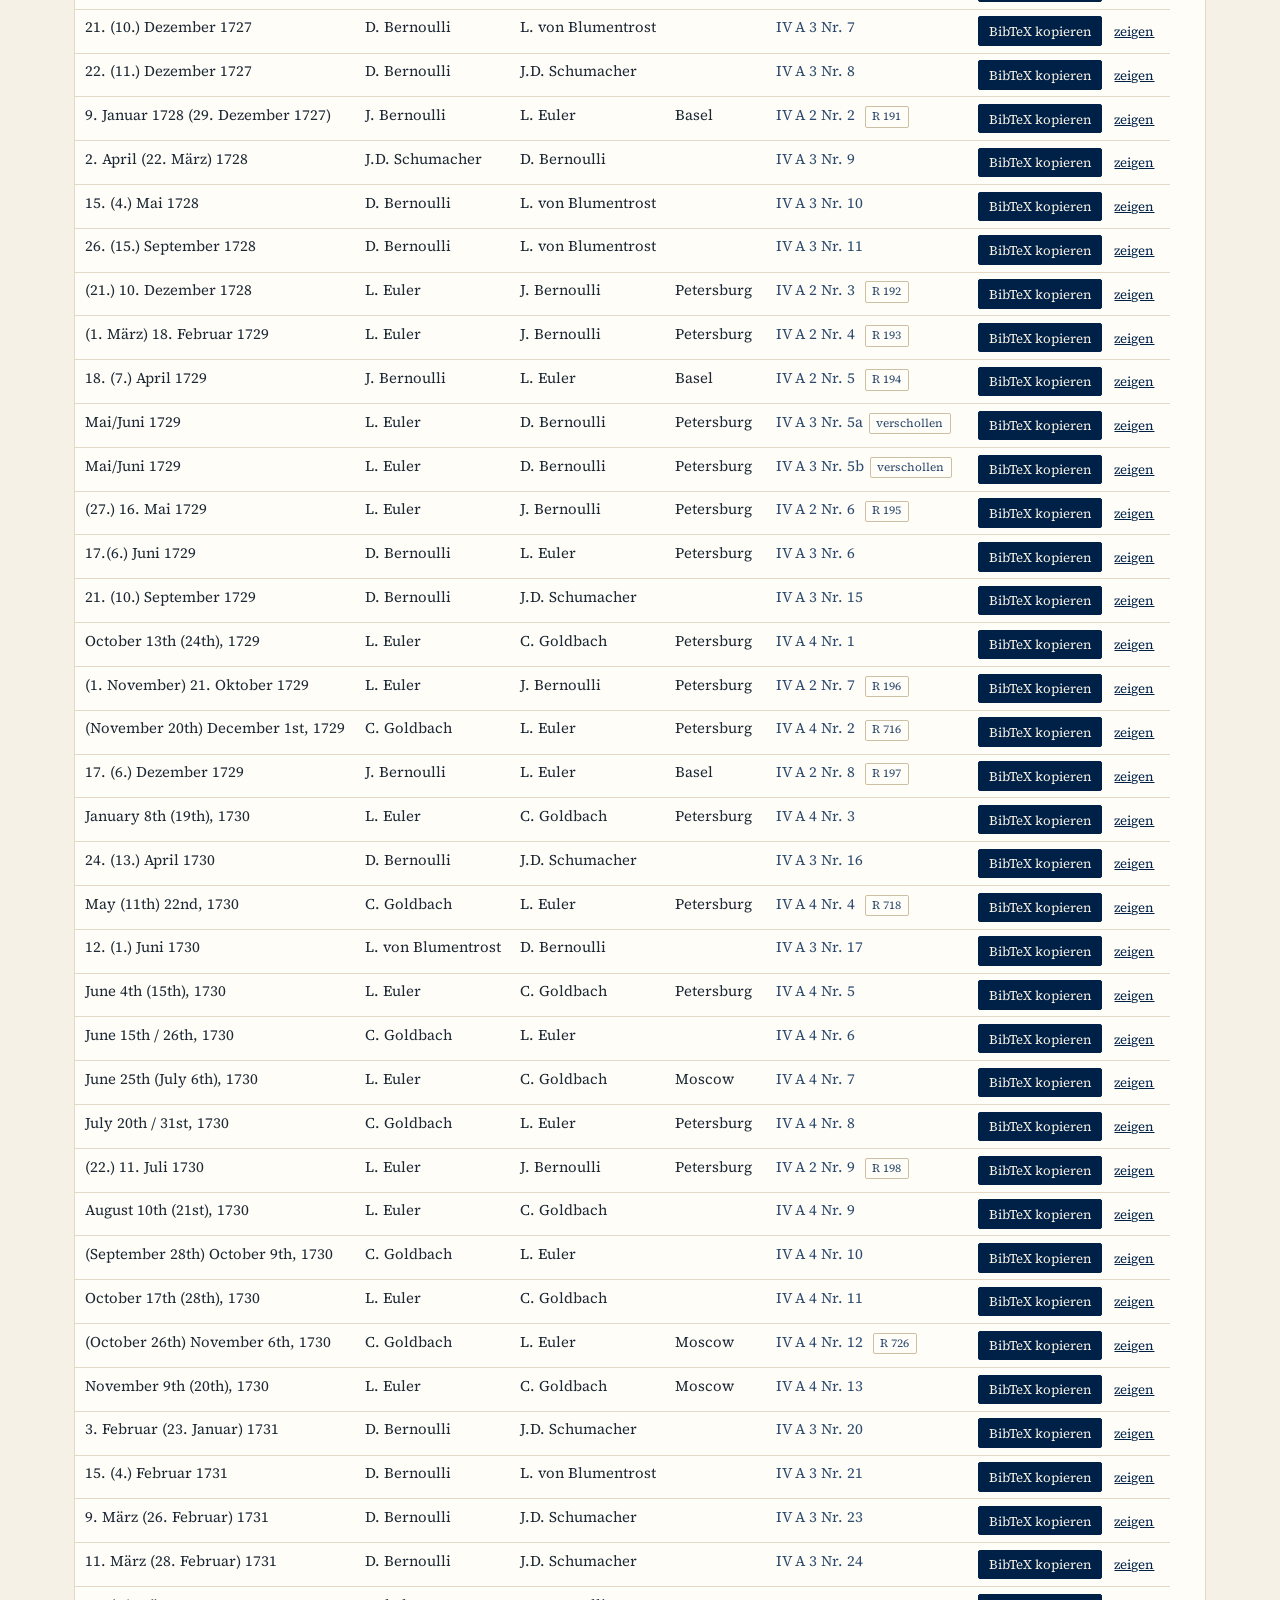
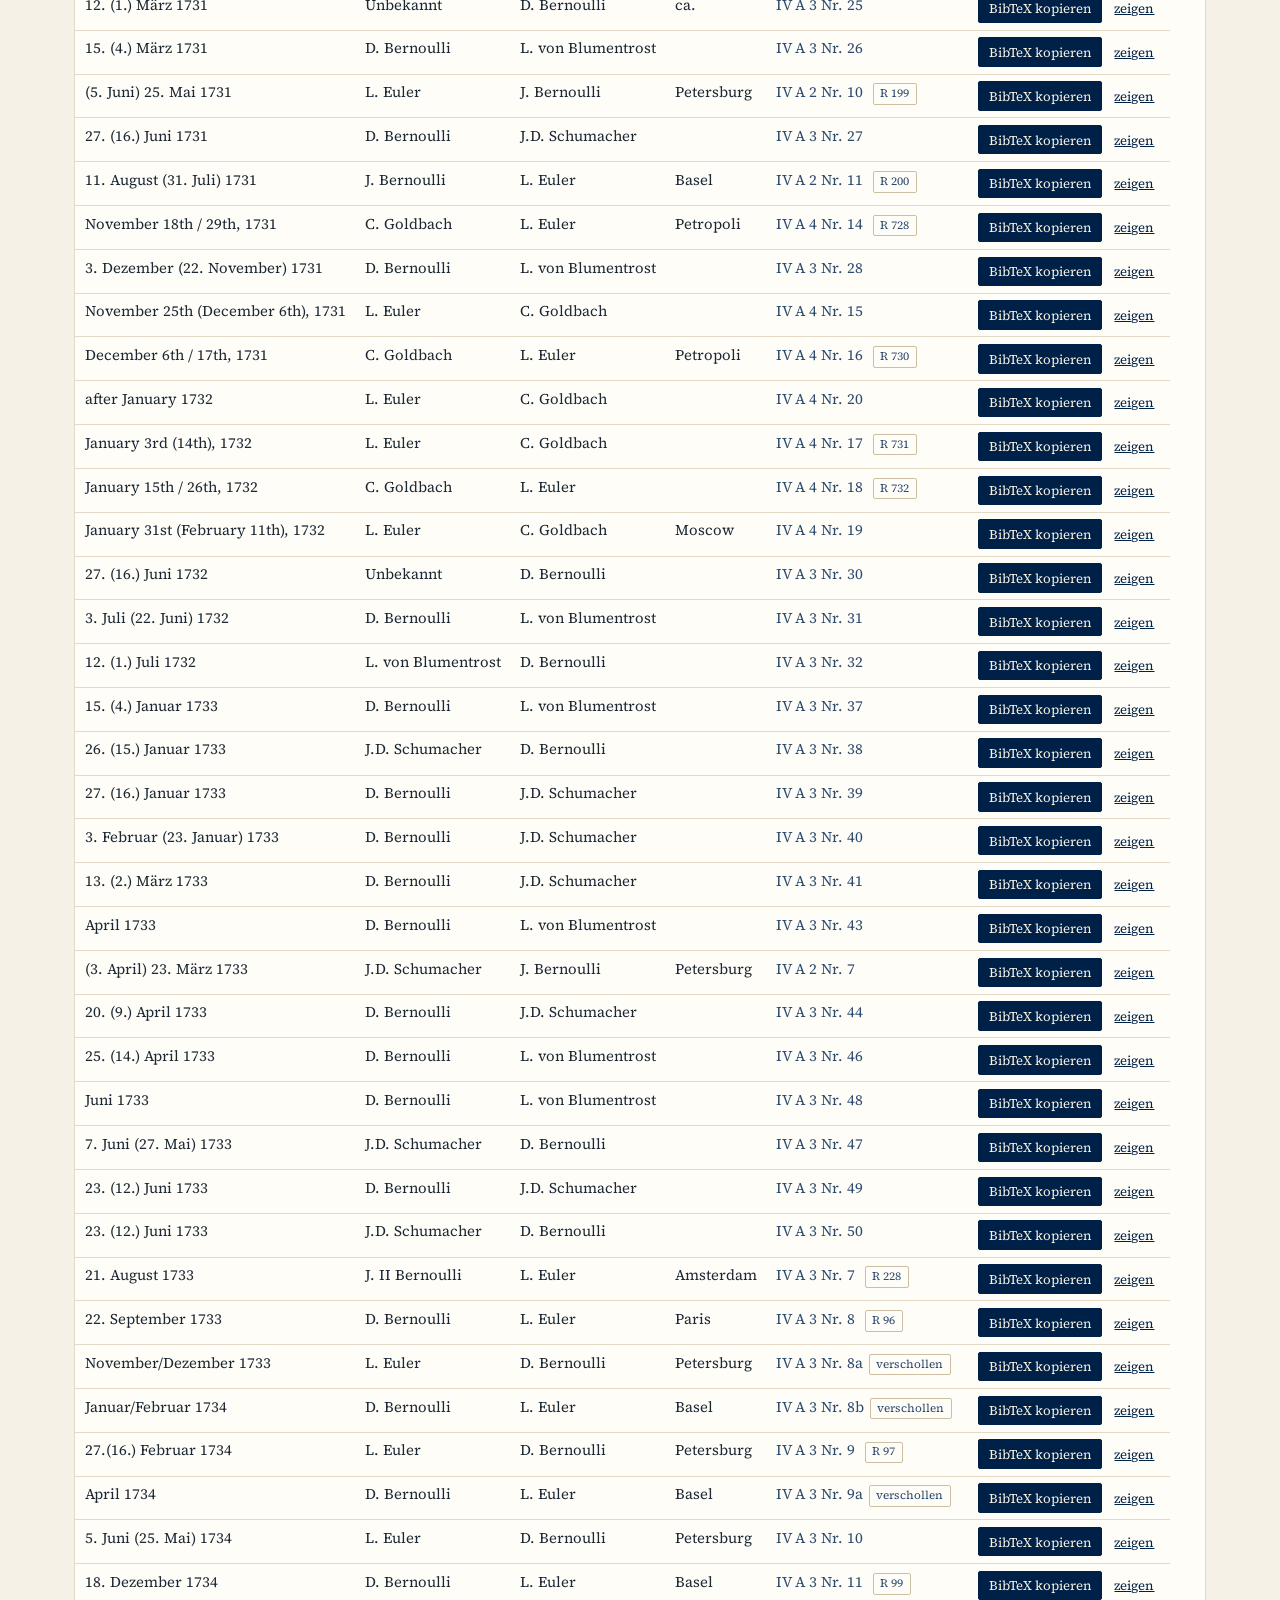
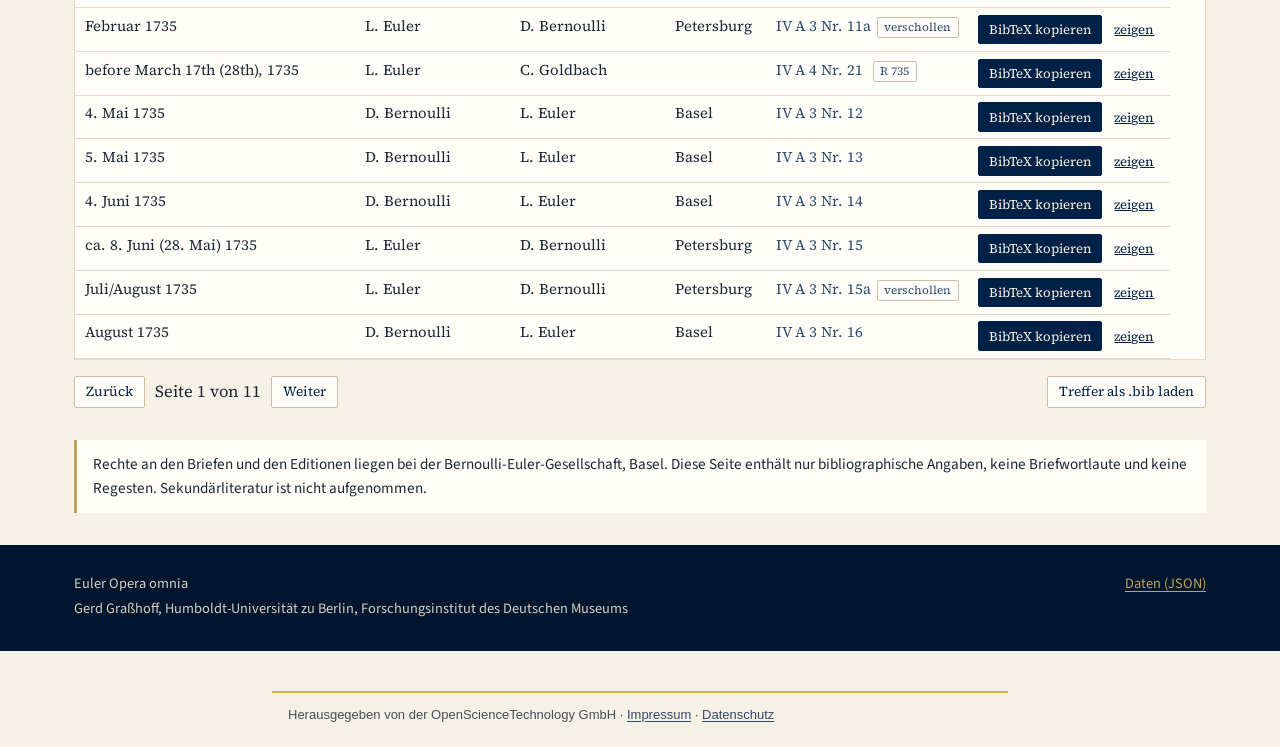
<file: briefe/index.html>
<!DOCTYPE html>
<html lang="de">
<head>
<meta charset="utf-8">
<meta name="viewport" content="width=device-width, initial-scale=1">
<title>Euler-Briefe: Referenz mit BibTeX — Euler Opera omnia</title>
<meta name="description" content="Die Briefe Leonhard Eulers nach dem Stand der kritischen Bände der Reihe IV A, einzeln als BibTeX @letter zitierbar.">
<link rel="icon" href="../favicon.svg" type="image/svg+xml">
<link rel="preconnect" href="https://fonts.googleapis.com">
<link rel="preconnect" href="https://fonts.gstatic.com" crossorigin>
<link href="https://fonts.googleapis.com/css2?family=Fraunces:ital,opsz,wght@0,9..144,460;0,9..144,560;1,9..144,460&family=Source+Sans+3:ital,wght@0,400;0,560;0,650;1,400&family=Source+Serif+4:ital,opsz,wght@0,8..60,400;0,8..60,560;1,8..60,400&display=swap" rel="stylesheet">
<link rel="stylesheet" href="../assets/landing.css">
<style>
.ref-tools { display: grid; gap: .8rem; margin: 1.4rem 0 1rem; }
.ref-row { display: flex; flex-wrap: wrap; gap: .5rem .8rem; align-items: center; }
.ref-row input[type=search], .ref-row input[type=number] {
  font: inherit; padding: .5rem .7rem; border: 1px solid var(--line-strong); background: var(--paper); color: var(--ink); border-radius: 2px; }
.ref-row input[type=search] { flex: 1 1 22rem; min-width: 14rem; }
.ref-row input[type=number] { width: 6.2rem; }
.ref-row label { font-size: .88rem; color: var(--oxford-soft); }
.ref-count { font-size: .92rem; color: var(--oxford-soft); margin: .4rem 0 .6rem; }
.ref-table { width: 100%; border-collapse: collapse; font-size: .93rem; background: var(--paper); border: 1px solid var(--line); }
.ref-table th { text-align: left; font-weight: 650; color: var(--oxford); padding: .5rem .6rem; border-bottom: 2px solid var(--gold); background: var(--sand-deep); white-space: nowrap; }
.ref-table td { padding: .42rem .6rem; border-bottom: 1px solid var(--line); vertical-align: top; }
.ref-table tr:hover td { background: #fbf6ea; }
.ref-table td.num { white-space: nowrap; color: var(--oxford-soft); }
.ref-table td.date { white-space: nowrap; }
.tag { display: inline-block; font-size: .72rem; padding: .05rem .4rem; border: 1px solid var(--line-strong); border-radius: 2px; color: var(--oxford-soft); margin-left: .35rem; }
.tag.reg { border-color: var(--gold-deep); color: var(--gold-deep); }
.bib-btn { font: inherit; font-size: .82rem; border: 1px solid var(--oxford); background: var(--oxford); color: #f7f1e4; padding: .22rem .6rem; border-radius: 2px; cursor: pointer; white-space: nowrap; }
.bib-btn:hover { background: var(--oxford-soft); }
.bib-btn.done { background: var(--gold-deep); border-color: var(--gold-deep); }
.bib-show { font: inherit; font-size: .82rem; border: 0; background: none; color: var(--oxford); text-decoration: underline; cursor: pointer; margin-left: .4rem; }
.bib-pre { margin: .4rem 0 .1rem; padding: .6rem .8rem; background: var(--sand); border-left: 3px solid var(--gold); font: 0.8rem/1.45 ui-monospace, Menlo, monospace; white-space: pre-wrap; overflow-wrap: anywhere; }
.pager { display: flex; gap: .6rem; align-items: center; margin: 1rem 0 2rem; }
.note-box { border-left: 3px solid var(--gold); background: var(--paper); padding: .8rem 1rem; margin: 1.2rem 0; font-size: .95rem; }
</style>
<!-- famulus:publisher:start -->
<meta name="referrer" content="no-referrer-when-downgrade">
<meta name="publisher" content="OpenScienceTechnology GmbH">
<meta name="DC.publisher" content="OpenScienceTechnology GmbH">
<script type="application/ld+json">{"@context": "https://schema.org", "@type": "WebPage", "url": "https://famulus.lettre.ai/euler/briefe/", "publisher": {"@type": "Organization", "name": "OpenScienceTechnology GmbH", "address": {"@type": "PostalAddress", "streetAddress": "Im Wiesengrund 15A", "addressLocality": "47198 Duisburg", "addressCountry": "Deutschland"}}}</script>
<!-- famulus:publisher:end -->
</head>
<body>
<a class="skip" href="#inhalt">Zum Inhalt</a>
<header class="mast">
  <div class="mast-inner">
    <p class="brand brand-lg"><a href="../"><span>Euler</span> Opera omnia</a></p>
    <nav aria-label="Abschnitte">
      <a href="../bestand/">Bestand</a>
      <a href="./" aria-current="page">Briefe</a>
      <a href="../#quellen">Quellen</a>
      <a href="https://famulus.lettre.ai/live/euler-opera/" target="_blank" rel="noopener">Edition</a>
    </nav>
  </div>
</header>
<main id="inhalt">
<div class="wrap">
  <section class="story-hero">
        <p class="home-back"><a href="../index.html">Zur Startseite</a></p>
        
    <p class="kicker">Referenz</p>
    <h1>Eulers Briefe,<br>einzeln zitierbar</h1>
    <p class="lead">1.040 Briefe nach dem Stand der kritischen Bände IV A 2 bis 8. Jeder Brief lässt sich als BibTeX-Eintrag <code>@letter</code> kopieren.</p>
  </section>

  <div class="note-box">
    <p><strong>Maßgeblich sind die kritischen Bände.</strong> Der Registerband <em>Descriptio commercii epistolici</em> (IV A 1) ist ein erster Entwurf mit Fehlern. Wo ein Brief in einem späteren Band steht, gilt dessen Angabe. Briefe, die nur der Registerband nennt (2.353), sind als solche gekennzeichnet; sie sind kein gesicherter Bestand.</p>
    <p>Die Listen sind maschinell aus den Seiten der Bände gelesen und noch nicht vollständig gegen den Druck geprüft. 75 Einträge des Registerbandes, deren Kopf sich nicht sicher lesen ließ, sind hier nicht aufgeführt.</p>
  </div>

  <div class="ref-tools" role="search">
    <div class="ref-row">
      <input type="search" id="q" placeholder="Person, Ort oder Datum, z. B. Goldbach 1742" aria-label="Suche">
      <label>von <input type="number" id="y0" min="1700" max="1800" placeholder="1725"></label>
      <label>bis <input type="number" id="y1" min="1700" max="1800" placeholder="1783"></label>
    </div>
    <div class="ref-row" id="chips" aria-label="Bände"></div>
  </div>
  <p class="ref-count" id="count" aria-live="polite"></p>
  <table class="ref-table">
    <thead><tr><th>Datum</th><th>Von</th><th>An</th><th>Ort</th><th>Fundstelle</th><th></th></tr></thead>
    <tbody id="rows"></tbody>
  </table>
  <div class="pager"><button class="chip" id="prev">Zurück</button><span id="pg"></span><button class="chip" id="next">Weiter</button>
    <button class="chip" id="dl" style="margin-left:auto">Treffer als .bib laden</button></div>

  <div class="note-box">
    <p>Rechte an den Briefen und den Editionen liegen bei der Bernoulli-Euler-Gesellschaft, Basel. Diese Seite enthält nur bibliographische Angaben, keine Briefwortlaute und keine Regesten. Sekundärliteratur ist nicht aufgenommen.</p>
  </div>
</div>
</main>
<footer>
  <div class="wrap">
    <div><p>Euler Opera omnia</p><p>Gerd Graßhoff, Humboldt-Universität zu Berlin, Forschungsinstitut des Deutschen Museums</p></div>
    <div><p><a href="letters.json">Daten (JSON)</a></p></div>
  </div>
</footer>
<script>
(function () {
  var PAGE = 100, all = [], vols = [], sel = {ed: true, reg: false, v: null}, hits = [], page = 0;
  var $ = function (i) { return document.getElementById(i); };
  fetch('letters.json').then(function (r) { if (!r.ok) throw new Error(r.status); return r.json(); }).then(function (j) {
    all = j.letters; vols = j.volumes; chips(); run();
  }).catch(function (e) { $('count').textContent = 'Die Daten konnten nicht geladen werden (' + e.message + ').'; });

  function chip(label, count, pressed, fn) {
    var b = document.createElement('button'); b.className = 'chip'; b.setAttribute('aria-pressed', pressed ? 'true' : 'false');
    b.innerHTML = label + ' <span class="c">' + count + '</span>'; b.onclick = function () { fn(b); }; return b;
  }
  function chips() {
    var box = $('chips'); box.innerHTML = '';
    var nE = all.filter(function (x) { return x.b === 'e'; }).length, nR = all.length - nE;
    var bE = chip('Kritische Bände', nE, sel.ed, function (b) { sel.ed = !sel.ed; b.setAttribute('aria-pressed', sel.ed); run(); });
    var bR = chip('Nur im Registerband', nR, sel.reg, function (b) { sel.reg = !sel.reg; b.setAttribute('aria-pressed', sel.reg); run(); });
    box.appendChild(bE); box.appendChild(bR);
    vols.forEach(function (v) {
      box.appendChild(chip(v.v, v.n, false, function (b) {
        sel.v = sel.v === v.v ? null : v.v;
        Array.prototype.forEach.call(box.querySelectorAll('.chip[data-v]'), function (c) { c.setAttribute('aria-pressed', c.dataset.v === sel.v); });
        run();
      }));
      box.lastChild.dataset.v = v.v;
    });
  }
  function norm(s) { return (s || '').toLowerCase().normalize('NFKD').replace(/[\u0300-\u036f]/g, ''); }
  function run() {
    var terms = norm($('q').value).split(/\s+/).filter(Boolean);
    var y0 = parseInt($('y0').value, 10), y1 = parseInt($('y1').value, 10);
    hits = all.filter(function (x) {
      if (x.b === 'e' && !sel.ed) return false;
      if (x.b === 'r' && !sel.reg) return false;
      if (sel.v && x.v !== sel.v) return false;
      var y = x.d ? parseInt(x.d.slice(0, 4), 10) : null;
      if (y0 && (y === null || y < y0)) return false;
      if (y1 && (y === null || y > y1)) return false;
      if (terms.length) { var h = norm([x.s, x.t, x.p, x.dt, x.v, x.n, x.d].join(' ')); for (var i = 0; i < terms.length; i++) if (h.indexOf(terms[i]) < 0) return false; }
      return true;
    });
    page = 0; draw();
  }
  function esc(s) { return String(s).replace(/[&<>"]/g, function (c) { return {'&': '&amp;', '<': '&lt;', '>': '&gt;', '"': '&quot;'}[c]; }); }
  function copy(text, btn) {
    function ok() { var o = btn.textContent; btn.textContent = 'Kopiert'; btn.classList.add('done'); setTimeout(function () { btn.textContent = o; btn.classList.remove('done'); }, 1400); }
    if (navigator.clipboard && window.isSecureContext) { navigator.clipboard.writeText(text).then(ok, fallback); } else fallback();
    function fallback() { var t = document.createElement('textarea'); t.value = text; t.style.position = 'fixed'; t.style.opacity = '0'; document.body.appendChild(t); t.select(); try { document.execCommand('copy'); ok(); } catch (e) { btn.textContent = 'Nicht möglich'; } document.body.removeChild(t); }
  }
  function draw() {
    var n = hits.length, pages = Math.max(1, Math.ceil(n / PAGE));
    $('count').textContent = n.toLocaleString('de-DE') + ' Briefe' + (n ? '' : ' — nichts gefunden');
    var tb = $('rows'); tb.innerHTML = '';
    hits.slice(page * PAGE, page * PAGE + PAGE).forEach(function (x) {
      var tr = document.createElement('tr');
      var src = x.b === 'e' ? x.v + ' Nr. ' + esc(x.n) + (x.R ? ' <span class="tag">R ' + x.R + '</span>' : '') + (x.x ? '<span class="tag">verschollen</span>' : '')
                            : 'IV A 1 R ' + x.R + ' <span class="tag reg">nur Registerband</span>';
      tr.innerHTML = '<td class="date">' + esc(x.dt || x.d || '—') + '</td><td>' + esc(x.s) + '</td><td>' + esc(x.t) + '</td><td>' + esc(x.p) + '</td><td class="num">' + src + '</td><td></td>';
      var td = tr.lastChild, b = document.createElement('button'); b.className = 'bib-btn'; b.textContent = 'BibTeX kopieren'; b.onclick = function () { copy(x.bib, b); };
      var s = document.createElement('button'); s.className = 'bib-show'; s.textContent = 'zeigen';
      s.onclick = function () { var nxt = tr.nextSibling; if (nxt && nxt.className === 'bib-row') { nxt.remove(); s.textContent = 'zeigen'; return; }
        var r = document.createElement('tr'); r.className = 'bib-row'; r.innerHTML = '<td colspan="6"><pre class="bib-pre">' + esc(x.bib) + '</pre></td>'; tr.after(r); s.textContent = 'verbergen'; };
      td.appendChild(b); td.appendChild(s); tb.appendChild(tr);
    });
    $('pg').textContent = 'Seite ' + (page + 1) + ' von ' + pages;
    $('prev').disabled = page === 0; $('next').disabled = page >= pages - 1;
  }
  $('q').addEventListener('input', run); $('y0').addEventListener('input', run); $('y1').addEventListener('input', run);
  $('prev').onclick = function () { if (page > 0) { page--; draw(); window.scrollTo(0, 0); } };
  $('next').onclick = function () { page++; draw(); window.scrollTo(0, 0); };
  $('dl').onclick = function () {
    var blob = new Blob([hits.map(function (x) { return x.bib; }).join('\n\n') + '\n'], {type: 'text/plain;charset=utf-8'});
    var a = document.createElement('a'); a.href = URL.createObjectURL(blob); a.download = 'euler-briefe.bib'; document.body.appendChild(a); a.click(); a.remove();
  };
})();
</script>
<!-- famulus:publisher:start -->
<p class="famulus-publisher" style="max-width:46rem;margin:2.5rem auto 1.5rem;padding:.7rem 16px 0;border-top:2px solid #c8a22a;font:13px/1.5 -apple-system,BlinkMacSystemFont,sans-serif;opacity:.8">Herausgegeben von der OpenScienceTechnology GmbH · <a href="/impressum/">Impressum</a> · <a href="/datenschutz/">Datenschutz</a></p>
<script>(function(){try{var C="https://lettre.ngrok.dev/famulus-counter/api/hit",L=C.replace(/hit$/,'leave'),q=new URLSearchParams(location.search),v=Math.random().toString(36).slice(2,12),u=location.pathname;function S(a,b){navigator.sendBeacon?navigator.sendBeacon(a,b):fetch(a,{method:'POST',body:b,keepalive:true,mode:'no-cors'})}S(C,JSON.stringify({u:u,r:document.referrer,m:"",v:v,c:q.get('c')||q.get('utm_campaign')||''}));var a=0,t=document.visibilityState=='visible'?Date.now():0,s=0,x='',g='',k='';function sc(){var h=document.documentElement;s=Math.max(s,Math.min(100,Math.round((scrollY+innerHeight)/Math.max(h.scrollHeight,1)*100)))}addEventListener('scroll',sc,{passive:true});addEventListener('load',sc);sc();document.addEventListener('click',function(e){var l=e.target.closest&&e.target.closest('a[href]');if(l&&/^https?:$/.test(l.protocol)){var i=l.host==location.host;x=i?'in':'out';g=i?l.pathname+l.hash:l.host;k=(l.getAttribute('aria-label')||l.textContent||'').replace(/\s+/g,' ').trim().slice(0,80);B()}},true);function B(){S(L,JSON.stringify({u:u,v:v,d:Math.round((a+(t?Date.now()-t:0))/1000),s:s,x:x,t:g,k:k}))}function F(){if(t){a+=Date.now()-t;t=0}B()}document.addEventListener('visibilitychange',function(){document.visibilityState=='hidden'?F():t=Date.now()});addEventListener('pagehide',function(){if(t)F()})}catch(e){}})();</script>
<noscript><img src="https://lettre.ngrok.dev/famulus-counter/api/hit.gif?u=/euler/briefe/&amp;m=" width="1" height="1" alt=""></noscript>
<!-- famulus:publisher:end -->
</body>
</html>
</file>
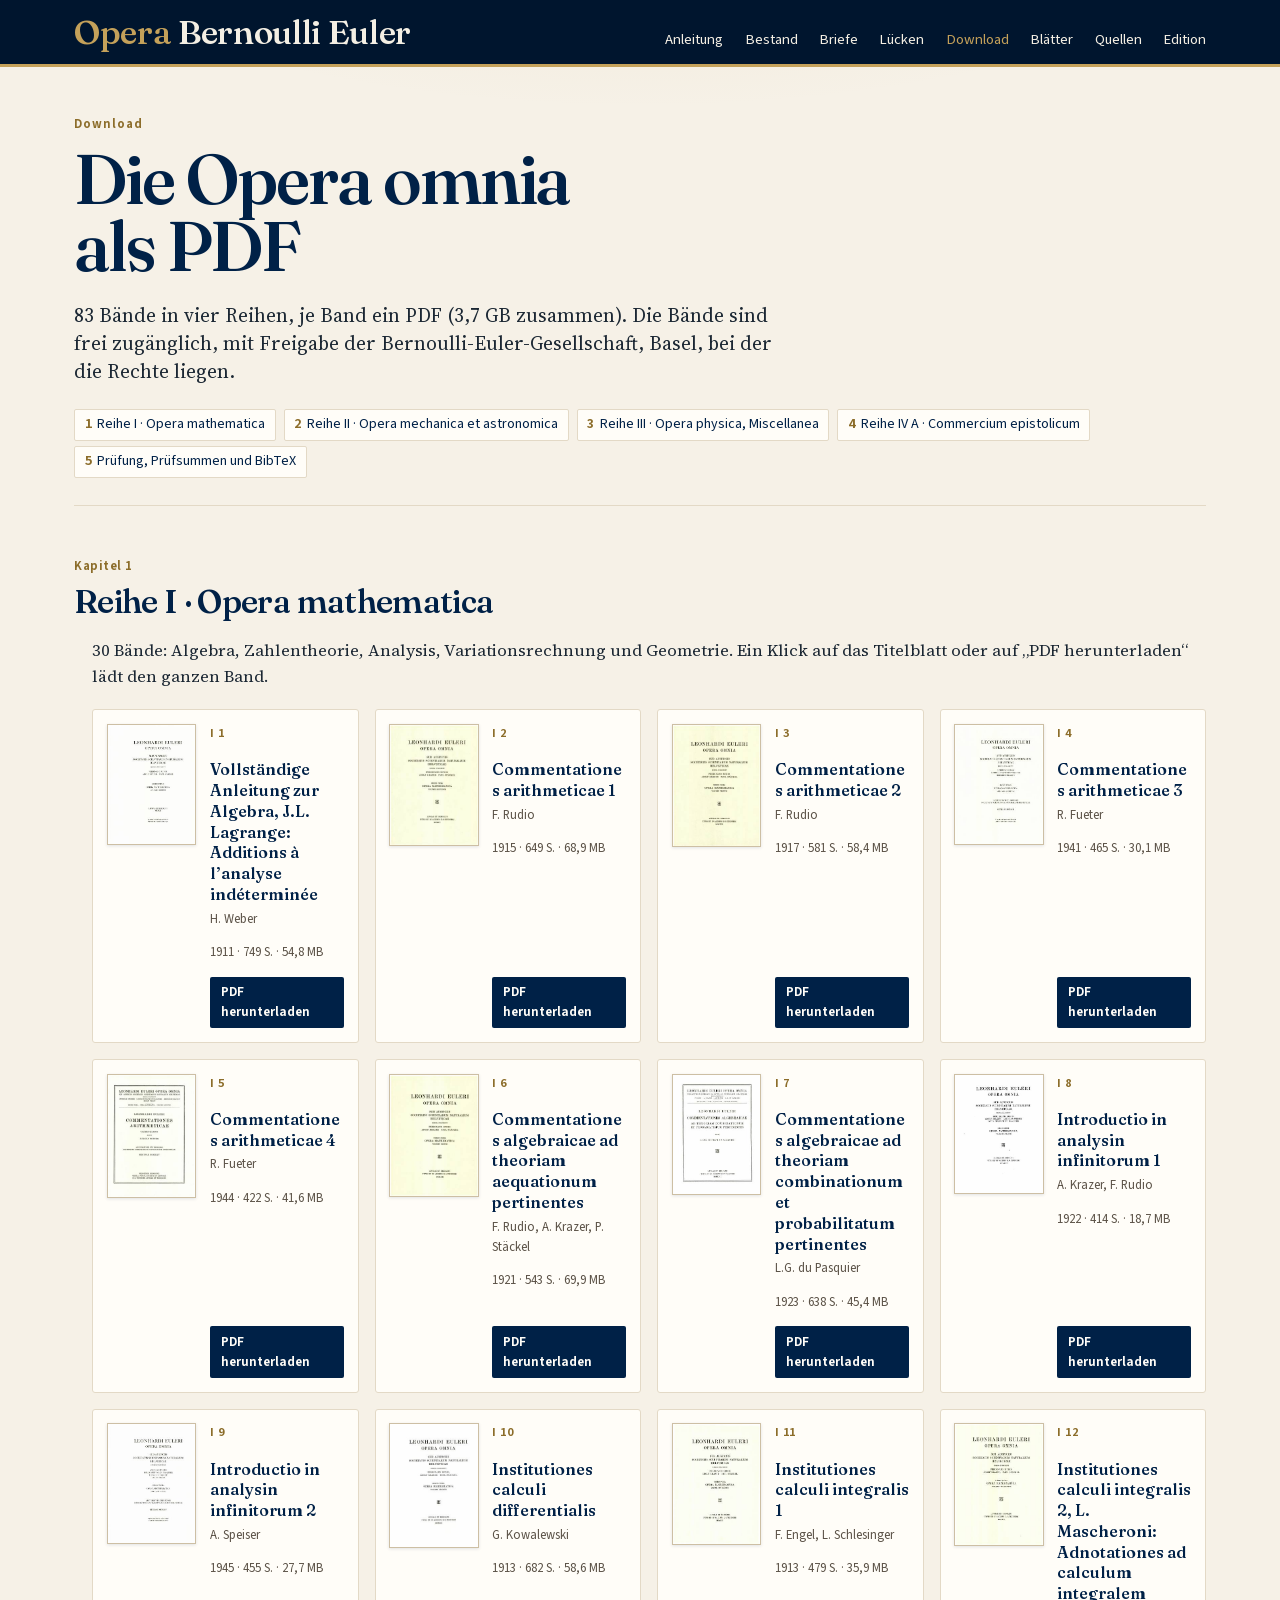
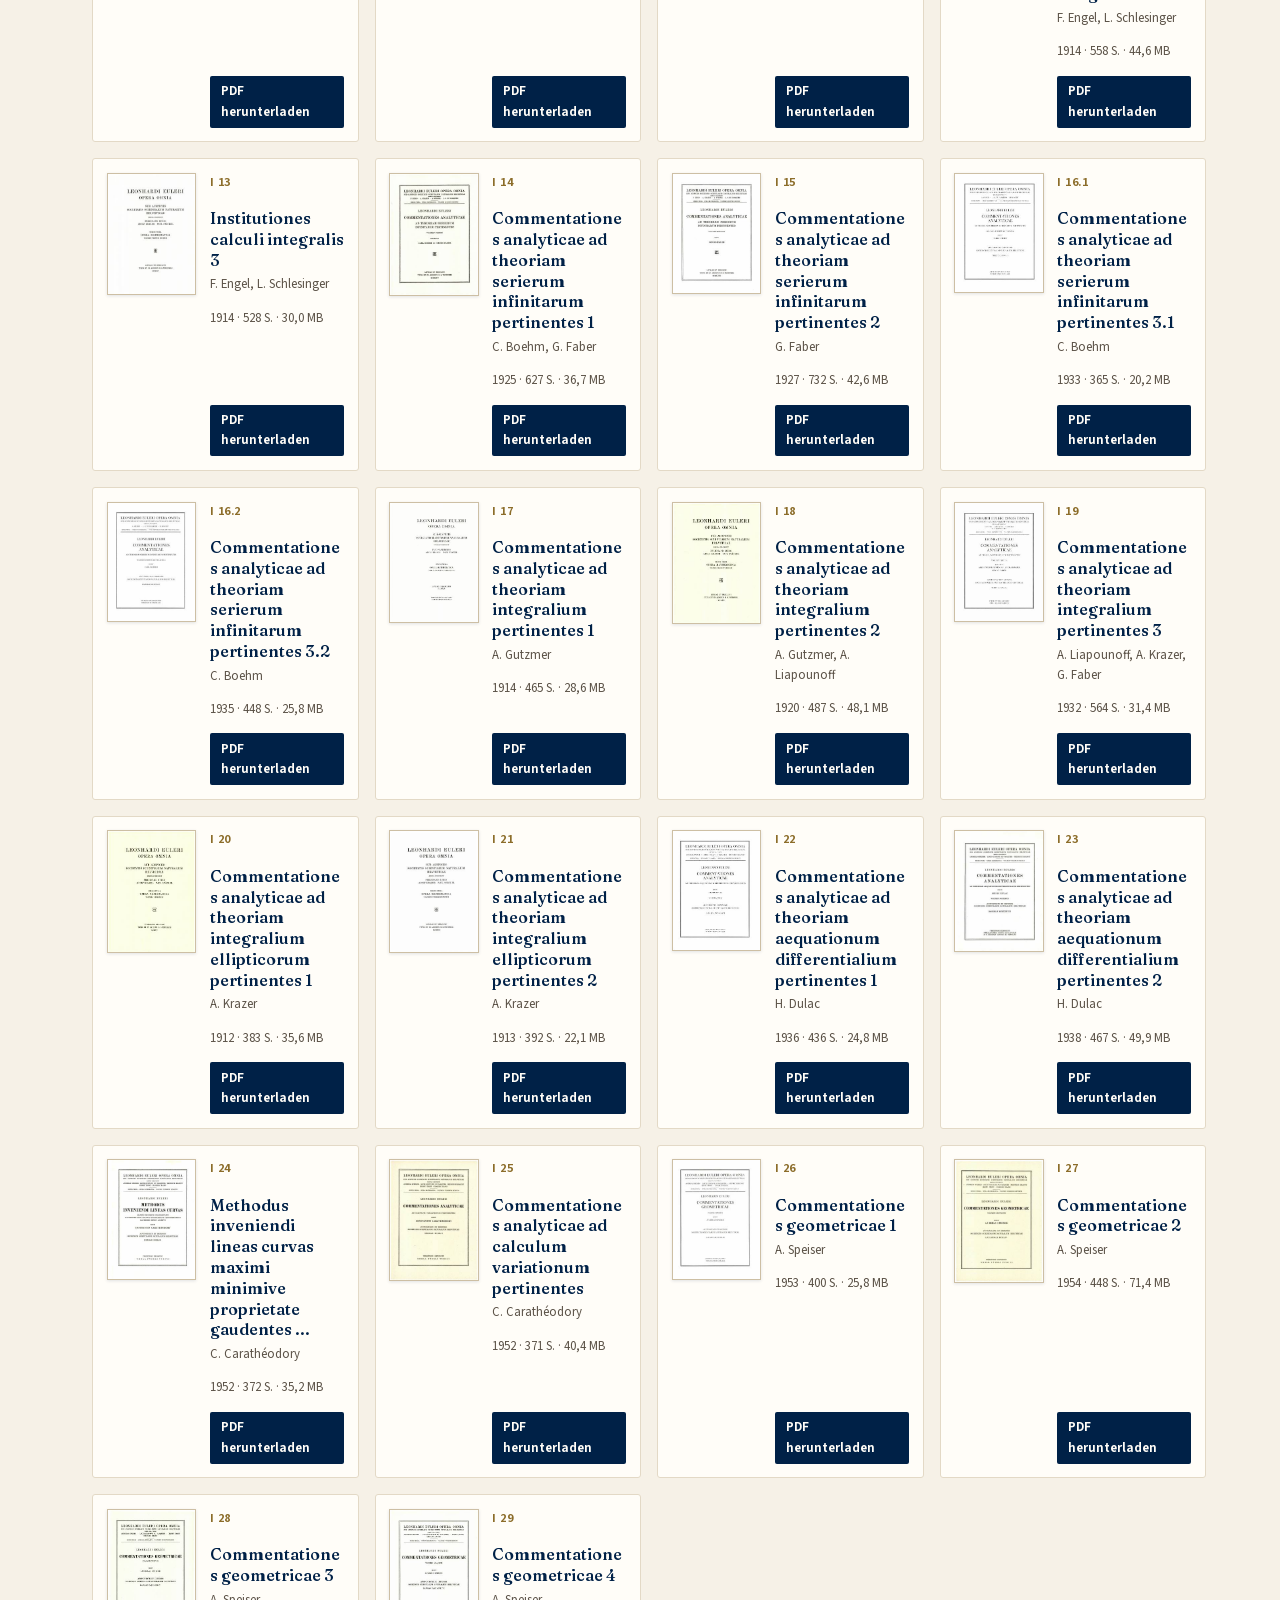
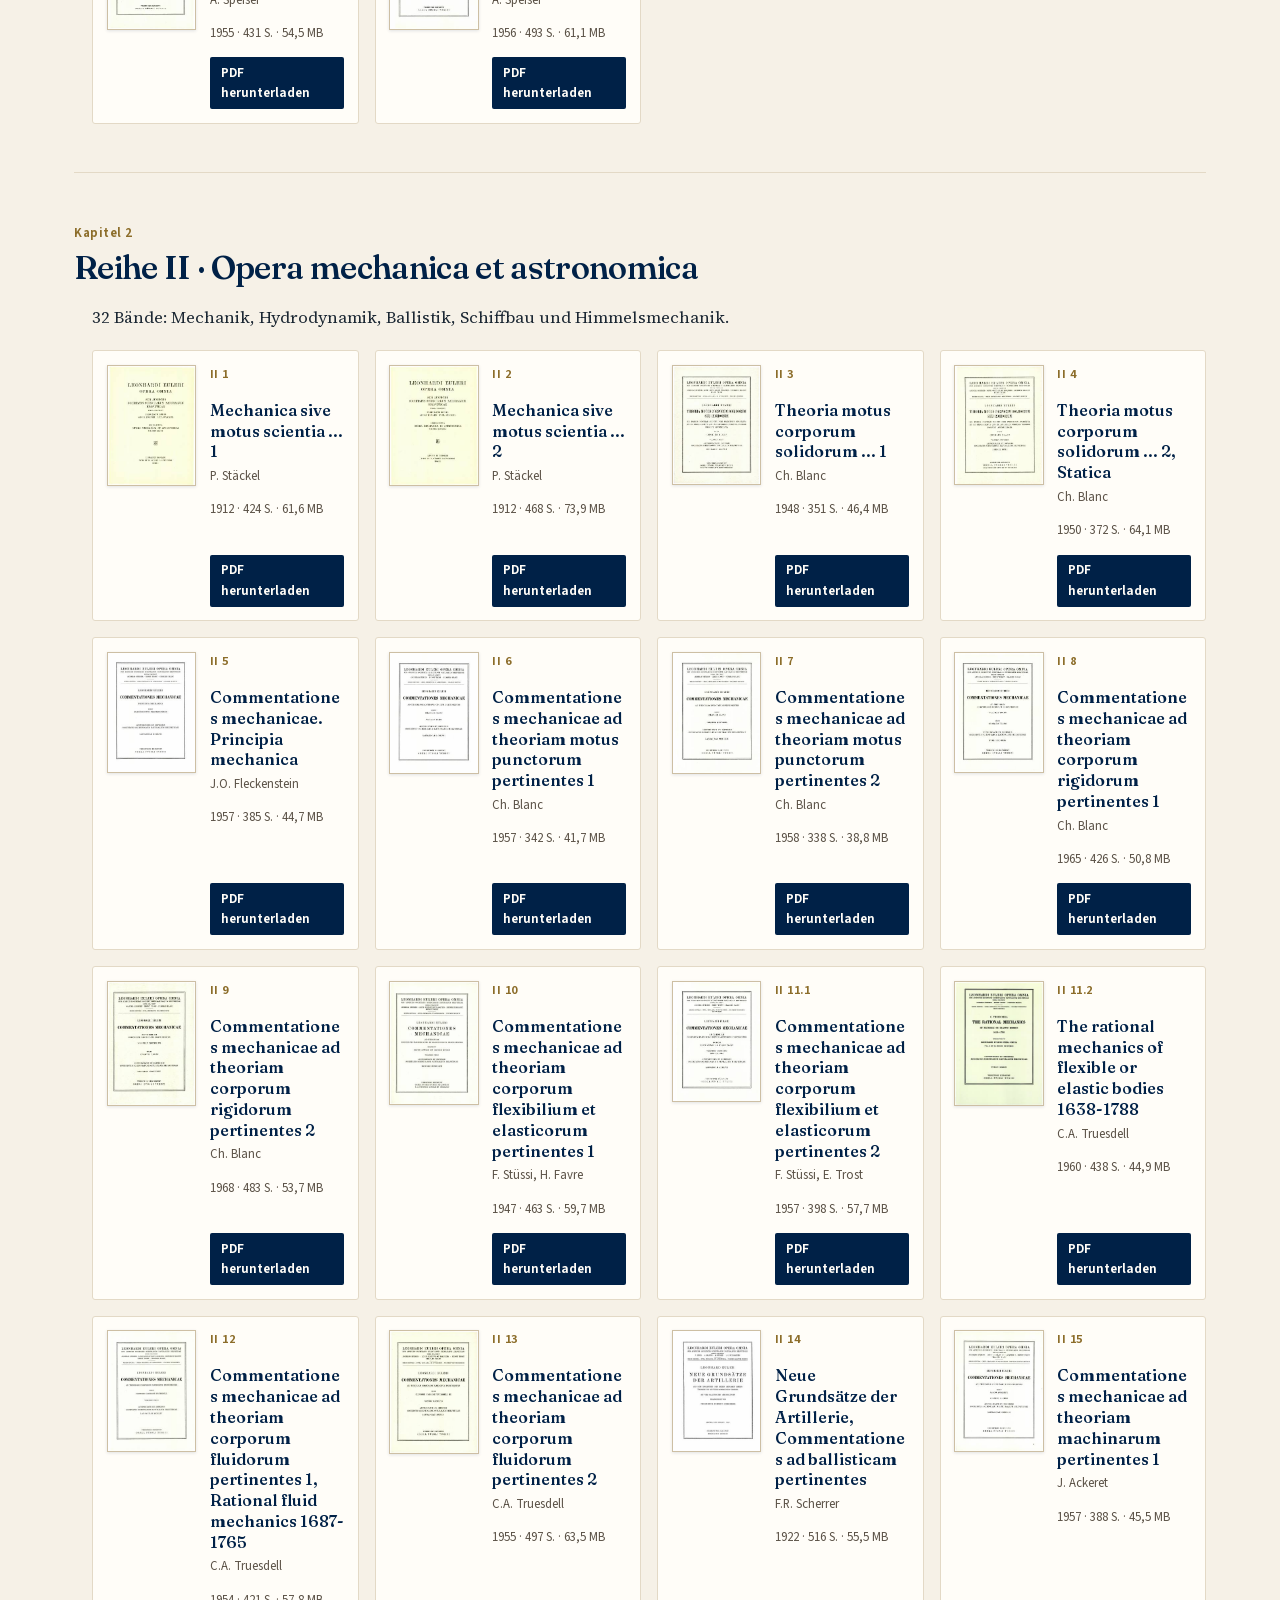
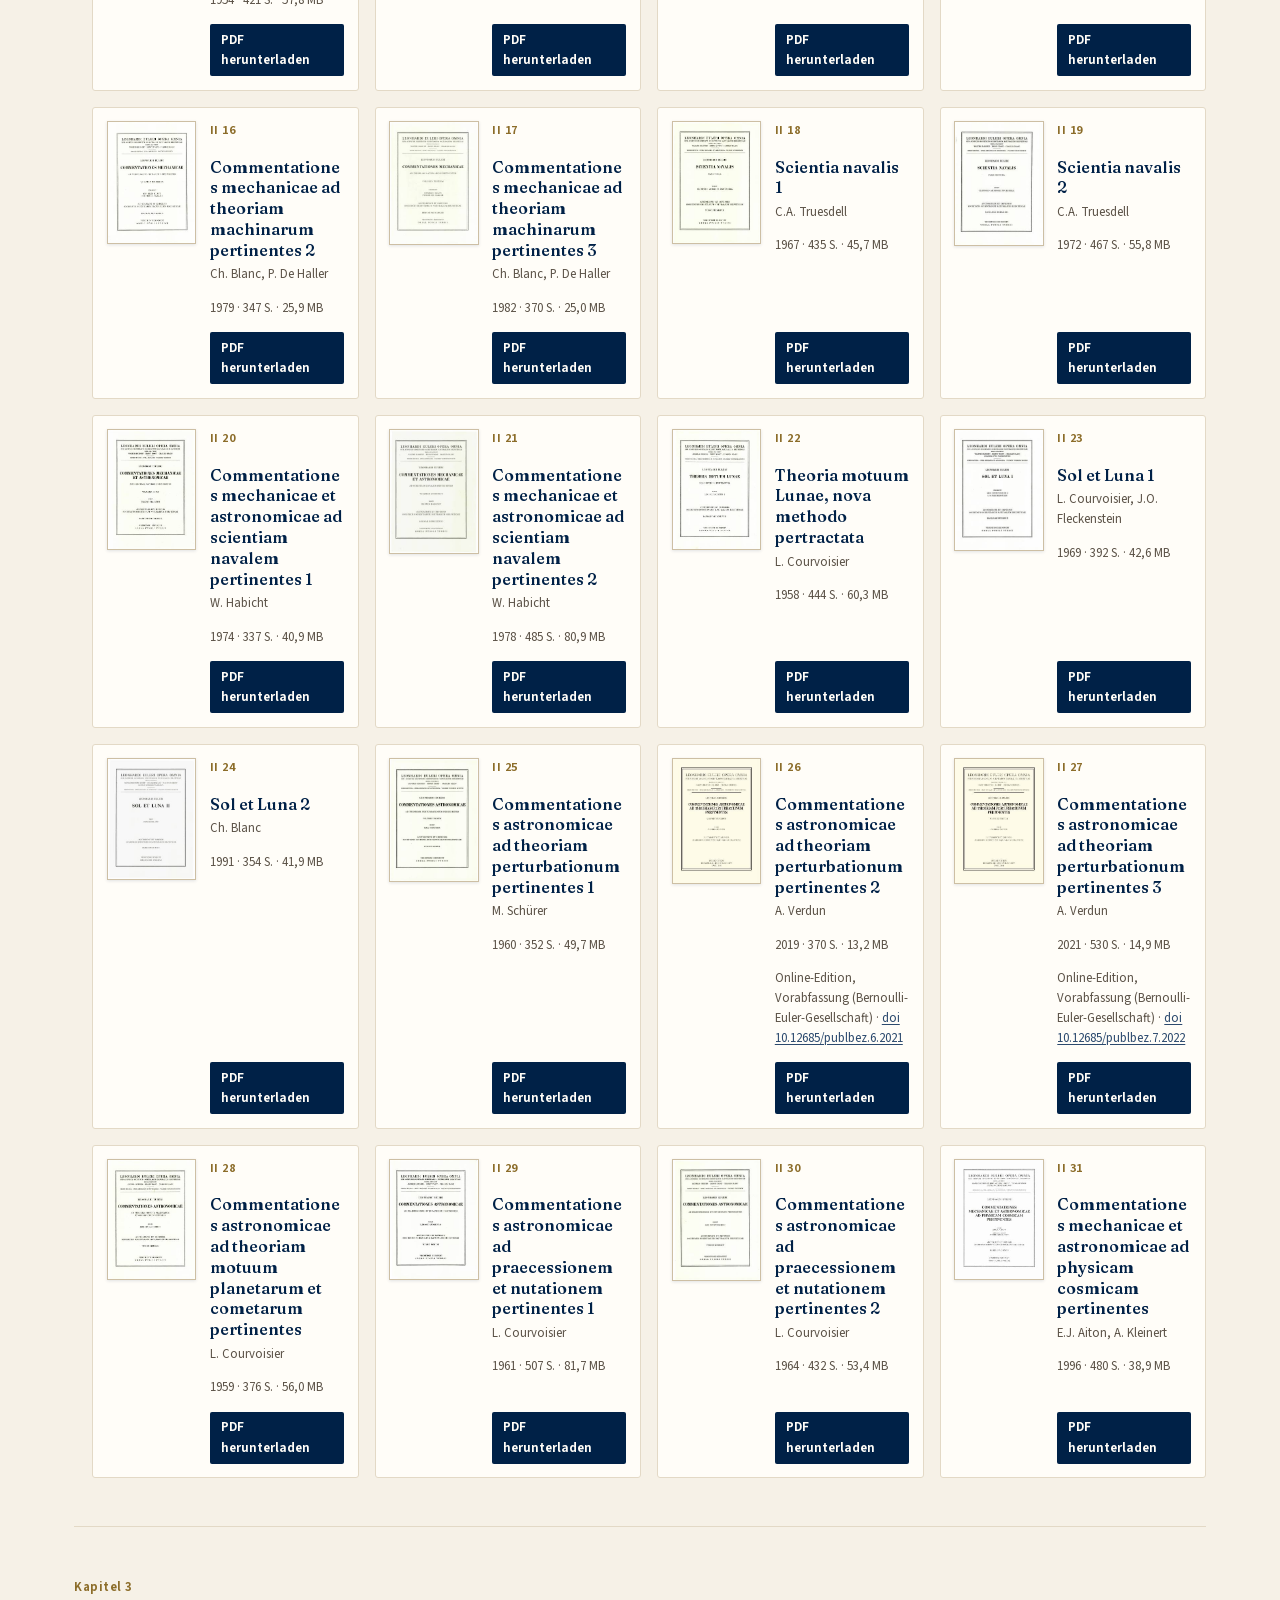
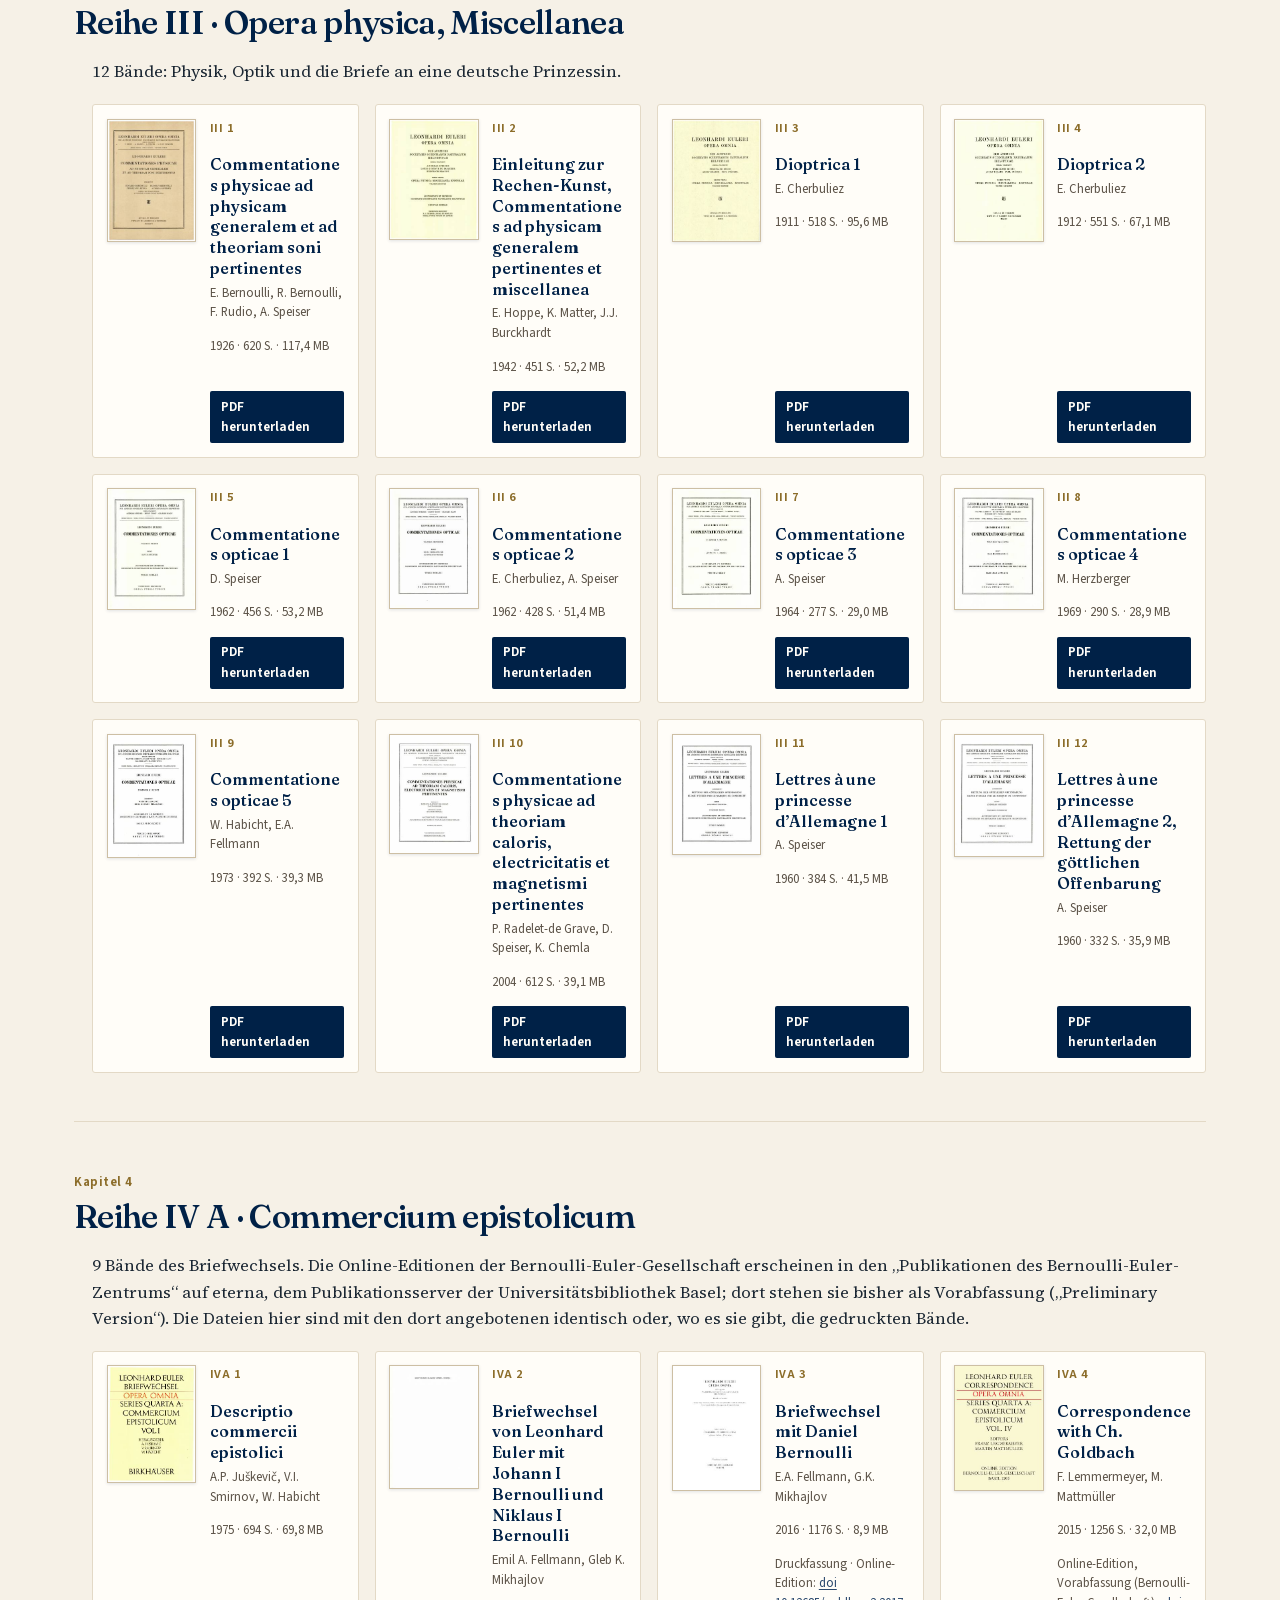
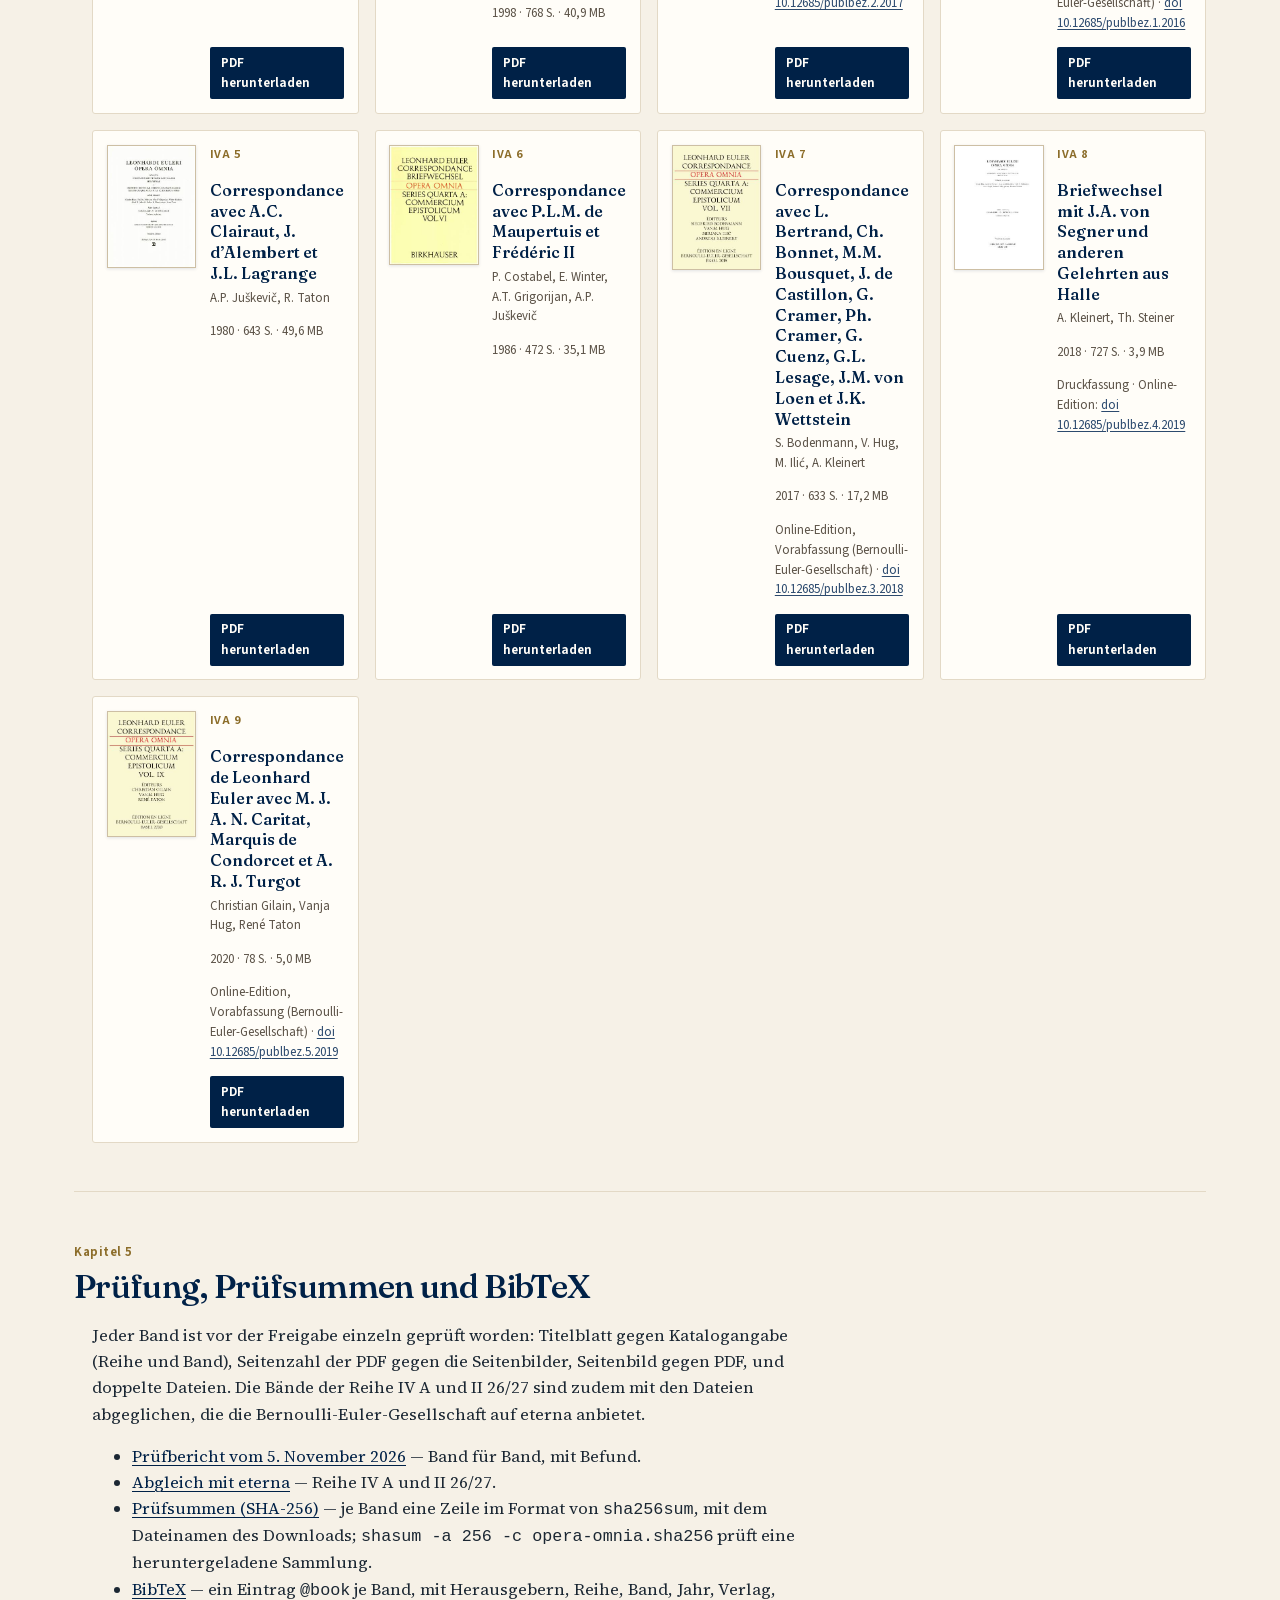
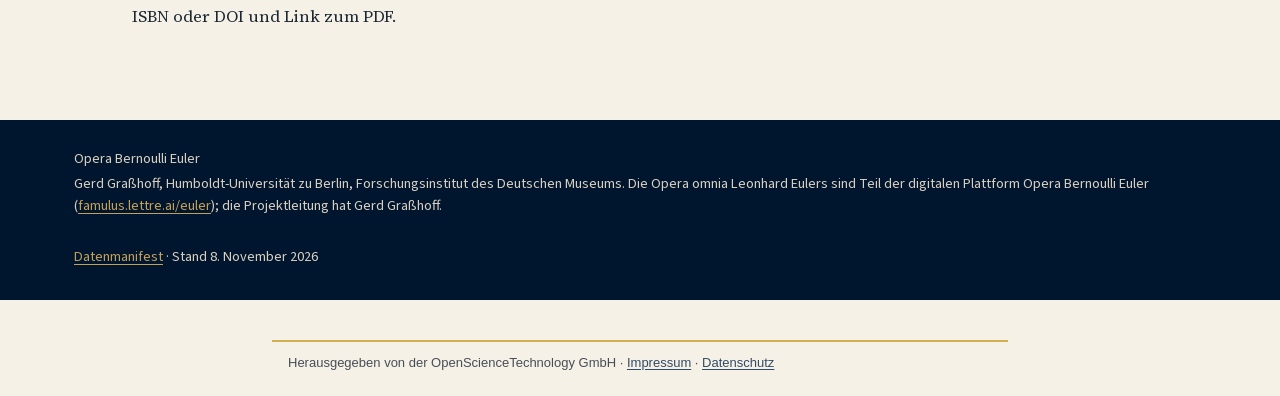
<file: download/index.html>
<!DOCTYPE html>
<html lang="de">
<head>
  <meta charset="utf-8">
  <meta name="viewport" content="width=device-width, initial-scale=1">
  <title>Download der Opera omnia — Opera Bernoulli Euler</title>
  <meta name="description" content="Alle Bände der Opera omnia Leonhard Eulers als PDF, mit Titelblatt, Reihe, Band, Jahr und Umfang.">
  <meta name="author" content="Gerd Graßhoff">
  <meta property="og:title" content="Download der Opera omnia — Opera Bernoulli Euler">
  <meta property="og:description" content="Alle Bände der Opera omnia Leonhard Eulers als PDF, mit Titelblatt, Reihe, Band, Jahr und Umfang.">
  <meta property="og:type" content="website">
  <link rel="icon" href="../favicon.svg" type="image/svg+xml">
  <link rel="stylesheet" href="../assets/fonts.css?v=20261108125417">
  <link rel="stylesheet" href="../assets/landing.css?v=20261108125417">
<!-- famulus:publisher:start -->
<meta name="referrer" content="no-referrer-when-downgrade">
<meta name="publisher" content="OpenScienceTechnology GmbH">
<meta name="DC.publisher" content="OpenScienceTechnology GmbH">
<script type="application/ld+json">{"@context": "https://schema.org", "@type": "WebPage", "url": "https://famulus.lettre.ai/euler/download/", "publisher": {"@type": "Organization", "name": "OpenScienceTechnology GmbH", "address": {"@type": "PostalAddress", "streetAddress": "Im Wiesengrund 15A", "addressLocality": "47198 Duisburg", "addressCountry": "Deutschland"}}}</script>
<!-- famulus:publisher:end -->
</head>
<body>
  <a class="skip" href="#inhalt">Zum Inhalt</a>
  <header class="mast">
    <div class="mast-inner">
      <p class="brand brand-lg"><a href="../"><span>Opera</span> Bernoulli Euler</a></p>
      <nav aria-label="Abschnitte">
        <a href="../lesen/">Anleitung</a>
        <a href="../bestand/">Bestand</a>
        <a href="../briefe/">Briefe</a>
        <a href="../luecken/">Lücken</a>
        <a href="../download/" aria-current="page">Download</a>
        <a href="../#galerie">Blätter</a>
        <a href="../#quellen">Quellen</a>
        <a href="https://famulus.lettre.ai/live/euler-opera/" target="_blank" rel="noopener">Edition</a>
      </nav>
    </div>
  </header>

  <main id="inhalt">
    <div class="wrap">
      <section class="story-hero">
        <p class="kicker">Download</p>
        <h1>Die Opera omnia<br>als PDF</h1>
        <p class="lead">83 Bände in vier Reihen, je Band ein PDF (3,7 GB zusammen). Die Bände sind frei zugänglich, mit Freigabe der Bernoulli-Euler-Gesellschaft, Basel, bei der die Rechte liegen.</p>
        <ol class="toc" aria-label="Kapitel"><li><a href="#reihe-i"><span class="n">1</span>Reihe I · Opera mathematica</a></li><li><a href="#reihe-ii"><span class="n">2</span>Reihe II · Opera mechanica et astronomica</a></li><li><a href="#reihe-iii"><span class="n">3</span>Reihe III · Opera physica, Miscellanea</a></li><li><a href="#reihe-iva"><span class="n">4</span>Reihe IV A · Commercium epistolicum</a></li><li><a href="#pruefung"><span class="n">5</span>Prüfung, Prüfsummen und BibTeX</a></li></ol>
      </section>
<section class="chapter no-figure" id="reihe-i">
<div class="chapter-text">
<p class="chapter-num">Kapitel 1</p><h2>Reihe I · Opera mathematica</h2>
<div class="step" data-step="0"><p>30 Bände: Algebra, Zahlentheorie, Analysis, Variationsrechnung und Geometrie. Ein Klick auf das Titelblatt oder auf „PDF herunterladen“ lädt den ganzen Band.</p>
<div class="baende"><article class="band" id="band-978-3-7643-1400-2"><a class="band-titel" href="https://famulus.lettre.ai/live/euler-download/978-3-7643-1400-2.pdf" aria-label="I 1 herunterladen"><img src="../img/titel/978-3-7643-1400-2.jpg" alt="Titelblatt Opera omnia I 1" loading="lazy" width="180"></a><div class="band-text"><p class="band-sigle">I 1</p><h3>Vollständige Anleitung zur Algebra, J.L. Lagrange: Additions à l’analyse indéterminée</h3><p class="band-hrsg">H. Weber</p><p class="band-meta">1911 · 749 S. · 54,8 MB</p><a class="band-pdf" href="https://famulus.lettre.ai/live/euler-download/978-3-7643-1400-2.pdf">PDF herunterladen</a></div></article><article class="band" id="band-978-3-7643-1401-9"><a class="band-titel" href="https://famulus.lettre.ai/live/euler-download/978-3-7643-1401-9.pdf" aria-label="I 2 herunterladen"><img src="../img/titel/978-3-7643-1401-9.jpg" alt="Titelblatt Opera omnia I 2" loading="lazy" width="180"></a><div class="band-text"><p class="band-sigle">I 2</p><h3>Commentationes arithmeticae 1</h3><p class="band-hrsg">F. Rudio</p><p class="band-meta">1915 · 649 S. · 68,9 MB</p><a class="band-pdf" href="https://famulus.lettre.ai/live/euler-download/978-3-7643-1401-9.pdf">PDF herunterladen</a></div></article><article class="band" id="band-978-3-7643-1402-6"><a class="band-titel" href="https://famulus.lettre.ai/live/euler-download/978-3-7643-1402-6.pdf" aria-label="I 3 herunterladen"><img src="../img/titel/978-3-7643-1402-6.jpg" alt="Titelblatt Opera omnia I 3" loading="lazy" width="180"></a><div class="band-text"><p class="band-sigle">I 3</p><h3>Commentationes arithmeticae 2</h3><p class="band-hrsg">F. Rudio</p><p class="band-meta">1917 · 581 S. · 58,4 MB</p><a class="band-pdf" href="https://famulus.lettre.ai/live/euler-download/978-3-7643-1402-6.pdf">PDF herunterladen</a></div></article><article class="band" id="band-978-3-7643-1403-3"><a class="band-titel" href="https://famulus.lettre.ai/live/euler-download/978-3-7643-1403-3.pdf" aria-label="I 4 herunterladen"><img src="../img/titel/978-3-7643-1403-3.jpg" alt="Titelblatt Opera omnia I 4" loading="lazy" width="180"></a><div class="band-text"><p class="band-sigle">I 4</p><h3>Commentationes arithmeticae 3</h3><p class="band-hrsg">R. Fueter</p><p class="band-meta">1941 · 465 S. · 30,1 MB</p><a class="band-pdf" href="https://famulus.lettre.ai/live/euler-download/978-3-7643-1403-3.pdf">PDF herunterladen</a></div></article><article class="band" id="band-978-3-7643-1404-0"><a class="band-titel" href="https://famulus.lettre.ai/live/euler-download/978-3-7643-1404-0.pdf" aria-label="I 5 herunterladen"><img src="../img/titel/978-3-7643-1404-0.jpg" alt="Titelblatt Opera omnia I 5" loading="lazy" width="180"></a><div class="band-text"><p class="band-sigle">I 5</p><h3>Commentationes arithmeticae 4</h3><p class="band-hrsg">R. Fueter</p><p class="band-meta">1944 · 422 S. · 41,6 MB</p><a class="band-pdf" href="https://famulus.lettre.ai/live/euler-download/978-3-7643-1404-0.pdf">PDF herunterladen</a></div></article><article class="band" id="band-978-3-7643-1405-7"><a class="band-titel" href="https://famulus.lettre.ai/live/euler-download/978-3-7643-1405-7.pdf" aria-label="I 6 herunterladen"><img src="../img/titel/978-3-7643-1405-7.jpg" alt="Titelblatt Opera omnia I 6" loading="lazy" width="180"></a><div class="band-text"><p class="band-sigle">I 6</p><h3>Commentationes algebraicae ad theoriam aequationum pertinentes</h3><p class="band-hrsg">F. Rudio, A. Krazer, P. Stäckel</p><p class="band-meta">1921 · 543 S. · 69,9 MB</p><a class="band-pdf" href="https://famulus.lettre.ai/live/euler-download/978-3-7643-1405-7.pdf">PDF herunterladen</a></div></article><article class="band" id="band-978-3-7643-1406-4"><a class="band-titel" href="https://famulus.lettre.ai/live/euler-download/978-3-7643-1406-4.pdf" aria-label="I 7 herunterladen"><img src="../img/titel/978-3-7643-1406-4.jpg" alt="Titelblatt Opera omnia I 7" loading="lazy" width="180"></a><div class="band-text"><p class="band-sigle">I 7</p><h3>Commentationes algebraicae ad theoriam combinationum et probabilitatum pertinentes</h3><p class="band-hrsg">L.G. du Pasquier</p><p class="band-meta">1923 · 638 S. · 45,4 MB</p><a class="band-pdf" href="https://famulus.lettre.ai/live/euler-download/978-3-7643-1406-4.pdf">PDF herunterladen</a></div></article><article class="band" id="band-978-3-7643-1407-1"><a class="band-titel" href="https://famulus.lettre.ai/live/euler-download/978-3-7643-1407-1.pdf" aria-label="I 8 herunterladen"><img src="../img/titel/978-3-7643-1407-1.jpg" alt="Titelblatt Opera omnia I 8" loading="lazy" width="180"></a><div class="band-text"><p class="band-sigle">I 8</p><h3>Introductio in analysin infinitorum 1</h3><p class="band-hrsg">A. Krazer, F. Rudio</p><p class="band-meta">1922 · 414 S. · 18,7 MB</p><a class="band-pdf" href="https://famulus.lettre.ai/live/euler-download/978-3-7643-1407-1.pdf">PDF herunterladen</a></div></article><article class="band" id="band-978-3-7643-1408-8"><a class="band-titel" href="https://famulus.lettre.ai/live/euler-download/978-3-7643-1408-8.pdf" aria-label="I 9 herunterladen"><img src="../img/titel/978-3-7643-1408-8.jpg" alt="Titelblatt Opera omnia I 9" loading="lazy" width="180"></a><div class="band-text"><p class="band-sigle">I 9</p><h3>Introductio in analysin infinitorum 2</h3><p class="band-hrsg">A. Speiser</p><p class="band-meta">1945 · 455 S. · 27,7 MB</p><a class="band-pdf" href="https://famulus.lettre.ai/live/euler-download/978-3-7643-1408-8.pdf">PDF herunterladen</a></div></article><article class="band" id="band-978-3-7643-1409-5"><a class="band-titel" href="https://famulus.lettre.ai/live/euler-download/978-3-7643-1409-5.pdf" aria-label="I 10 herunterladen"><img src="../img/titel/978-3-7643-1409-5.jpg" alt="Titelblatt Opera omnia I 10" loading="lazy" width="180"></a><div class="band-text"><p class="band-sigle">I 10</p><h3>Institutiones calculi differentialis</h3><p class="band-hrsg">G. Kowalewski</p><p class="band-meta">1913 · 682 S. · 58,6 MB</p><a class="band-pdf" href="https://famulus.lettre.ai/live/euler-download/978-3-7643-1409-5.pdf">PDF herunterladen</a></div></article><article class="band" id="band-978-3-7643-1410-1"><a class="band-titel" href="https://famulus.lettre.ai/live/euler-download/978-3-7643-1410-1.pdf" aria-label="I 11 herunterladen"><img src="../img/titel/978-3-7643-1410-1.jpg" alt="Titelblatt Opera omnia I 11" loading="lazy" width="180"></a><div class="band-text"><p class="band-sigle">I 11</p><h3>Institutiones calculi integralis 1</h3><p class="band-hrsg">F. Engel, L. Schlesinger</p><p class="band-meta">1913 · 479 S. · 35,9 MB</p><a class="band-pdf" href="https://famulus.lettre.ai/live/euler-download/978-3-7643-1410-1.pdf">PDF herunterladen</a></div></article><article class="band" id="band-978-3-7643-1411-8"><a class="band-titel" href="https://famulus.lettre.ai/live/euler-download/978-3-7643-1411-8.pdf" aria-label="I 12 herunterladen"><img src="../img/titel/978-3-7643-1411-8.jpg" alt="Titelblatt Opera omnia I 12" loading="lazy" width="180"></a><div class="band-text"><p class="band-sigle">I 12</p><h3>Institutiones calculi integralis 2, L. Mascheroni: Adnotationes ad calculum integralem</h3><p class="band-hrsg">F. Engel, L. Schlesinger</p><p class="band-meta">1914 · 558 S. · 44,6 MB</p><a class="band-pdf" href="https://famulus.lettre.ai/live/euler-download/978-3-7643-1411-8.pdf">PDF herunterladen</a></div></article><article class="band" id="band-978-3-7643-1412-5"><a class="band-titel" href="https://famulus.lettre.ai/live/euler-download/978-3-7643-1412-5.pdf" aria-label="I 13 herunterladen"><img src="../img/titel/978-3-7643-1412-5.jpg" alt="Titelblatt Opera omnia I 13" loading="lazy" width="180"></a><div class="band-text"><p class="band-sigle">I 13</p><h3>Institutiones calculi integralis 3</h3><p class="band-hrsg">F. Engel, L. Schlesinger</p><p class="band-meta">1914 · 528 S. · 30,0 MB</p><a class="band-pdf" href="https://famulus.lettre.ai/live/euler-download/978-3-7643-1412-5.pdf">PDF herunterladen</a></div></article><article class="band" id="band-978-3-7643-1413-2"><a class="band-titel" href="https://famulus.lettre.ai/live/euler-download/978-3-7643-1413-2.pdf" aria-label="I 14 herunterladen"><img src="../img/titel/978-3-7643-1413-2.jpg" alt="Titelblatt Opera omnia I 14" loading="lazy" width="180"></a><div class="band-text"><p class="band-sigle">I 14</p><h3>Commentationes analyticae ad theoriam serierum infinitarum pertinentes 1</h3><p class="band-hrsg">C. Boehm, G. Faber</p><p class="band-meta">1925 · 627 S. · 36,7 MB</p><a class="band-pdf" href="https://famulus.lettre.ai/live/euler-download/978-3-7643-1413-2.pdf">PDF herunterladen</a></div></article><article class="band" id="band-978-3-7643-1414-9"><a class="band-titel" href="https://famulus.lettre.ai/live/euler-download/978-3-7643-1414-9.pdf" aria-label="I 15 herunterladen"><img src="../img/titel/978-3-7643-1414-9.jpg" alt="Titelblatt Opera omnia I 15" loading="lazy" width="180"></a><div class="band-text"><p class="band-sigle">I 15</p><h3>Commentationes analyticae ad theoriam serierum infinitarum pertinentes 2</h3><p class="band-hrsg">G. Faber</p><p class="band-meta">1927 · 732 S. · 42,6 MB</p><a class="band-pdf" href="https://famulus.lettre.ai/live/euler-download/978-3-7643-1414-9.pdf">PDF herunterladen</a></div></article><article class="band" id="band-978-3-7643-1415-6"><a class="band-titel" href="https://famulus.lettre.ai/live/euler-download/978-3-7643-1415-6.pdf" aria-label="I 16.1 herunterladen"><img src="../img/titel/978-3-7643-1415-6.jpg" alt="Titelblatt Opera omnia I 16.1" loading="lazy" width="180"></a><div class="band-text"><p class="band-sigle">I 16.1</p><h3>Commentationes analyticae ad theoriam serierum infinitarum pertinentes 3.1</h3><p class="band-hrsg">C. Boehm</p><p class="band-meta">1933 · 365 S. · 20,2 MB</p><a class="band-pdf" href="https://famulus.lettre.ai/live/euler-download/978-3-7643-1415-6.pdf">PDF herunterladen</a></div></article><article class="band" id="band-978-3-7643-1416-3"><a class="band-titel" href="https://famulus.lettre.ai/live/euler-download/978-3-7643-1416-3.pdf" aria-label="I 16.2 herunterladen"><img src="../img/titel/978-3-7643-1416-3.jpg" alt="Titelblatt Opera omnia I 16.2" loading="lazy" width="180"></a><div class="band-text"><p class="band-sigle">I 16.2</p><h3>Commentationes analyticae ad theoriam serierum infinitarum pertinentes 3.2</h3><p class="band-hrsg">C. Boehm</p><p class="band-meta">1935 · 448 S. · 25,8 MB</p><a class="band-pdf" href="https://famulus.lettre.ai/live/euler-download/978-3-7643-1416-3.pdf">PDF herunterladen</a></div></article><article class="band" id="band-978-3-7643-1417-0"><a class="band-titel" href="https://famulus.lettre.ai/live/euler-download/978-3-7643-1417-0.pdf" aria-label="I 17 herunterladen"><img src="../img/titel/978-3-7643-1417-0.jpg" alt="Titelblatt Opera omnia I 17" loading="lazy" width="180"></a><div class="band-text"><p class="band-sigle">I 17</p><h3>Commentationes analyticae ad theoriam integralium pertinentes 1</h3><p class="band-hrsg">A. Gutzmer</p><p class="band-meta">1914 · 465 S. · 28,6 MB</p><a class="band-pdf" href="https://famulus.lettre.ai/live/euler-download/978-3-7643-1417-0.pdf">PDF herunterladen</a></div></article><article class="band" id="band-978-3-7643-1418-7"><a class="band-titel" href="https://famulus.lettre.ai/live/euler-download/978-3-7643-1418-7.pdf" aria-label="I 18 herunterladen"><img src="../img/titel/978-3-7643-1418-7.jpg" alt="Titelblatt Opera omnia I 18" loading="lazy" width="180"></a><div class="band-text"><p class="band-sigle">I 18</p><h3>Commentationes analyticae ad theoriam integralium pertinentes 2</h3><p class="band-hrsg">A. Gutzmer, A. Liapounoff</p><p class="band-meta">1920 · 487 S. · 48,1 MB</p><a class="band-pdf" href="https://famulus.lettre.ai/live/euler-download/978-3-7643-1418-7.pdf">PDF herunterladen</a></div></article><article class="band" id="band-978-3-7643-1419-4"><a class="band-titel" href="https://famulus.lettre.ai/live/euler-download/978-3-7643-1419-4.pdf" aria-label="I 19 herunterladen"><img src="../img/titel/978-3-7643-1419-4.jpg" alt="Titelblatt Opera omnia I 19" loading="lazy" width="180"></a><div class="band-text"><p class="band-sigle">I 19</p><h3>Commentationes analyticae ad theoriam integralium pertinentes 3</h3><p class="band-hrsg">A. Liapounoff, A. Krazer, G. Faber</p><p class="band-meta">1932 · 564 S. · 31,4 MB</p><a class="band-pdf" href="https://famulus.lettre.ai/live/euler-download/978-3-7643-1419-4.pdf">PDF herunterladen</a></div></article><article class="band" id="band-978-3-7643-1420-0"><a class="band-titel" href="https://famulus.lettre.ai/live/euler-download/978-3-7643-1420-0.pdf" aria-label="I 20 herunterladen"><img src="../img/titel/978-3-7643-1420-0.jpg" alt="Titelblatt Opera omnia I 20" loading="lazy" width="180"></a><div class="band-text"><p class="band-sigle">I 20</p><h3>Commentationes analyticae ad theoriam integralium ellipticorum pertinentes 1</h3><p class="band-hrsg">A. Krazer</p><p class="band-meta">1912 · 383 S. · 35,6 MB</p><a class="band-pdf" href="https://famulus.lettre.ai/live/euler-download/978-3-7643-1420-0.pdf">PDF herunterladen</a></div></article><article class="band" id="band-978-3-7643-1421-7"><a class="band-titel" href="https://famulus.lettre.ai/live/euler-download/978-3-7643-1421-7.pdf" aria-label="I 21 herunterladen"><img src="../img/titel/978-3-7643-1421-7.jpg" alt="Titelblatt Opera omnia I 21" loading="lazy" width="180"></a><div class="band-text"><p class="band-sigle">I 21</p><h3>Commentationes analyticae ad theoriam integralium ellipticorum pertinentes 2</h3><p class="band-hrsg">A. Krazer</p><p class="band-meta">1913 · 392 S. · 22,1 MB</p><a class="band-pdf" href="https://famulus.lettre.ai/live/euler-download/978-3-7643-1421-7.pdf">PDF herunterladen</a></div></article><article class="band" id="band-978-3-7643-1422-4"><a class="band-titel" href="https://famulus.lettre.ai/live/euler-download/978-3-7643-1422-4.pdf" aria-label="I 22 herunterladen"><img src="../img/titel/978-3-7643-1422-4.jpg" alt="Titelblatt Opera omnia I 22" loading="lazy" width="180"></a><div class="band-text"><p class="band-sigle">I 22</p><h3>Commentationes analyticae ad theoriam aequationum differentialium pertinentes 1</h3><p class="band-hrsg">H. Dulac</p><p class="band-meta">1936 · 436 S. · 24,8 MB</p><a class="band-pdf" href="https://famulus.lettre.ai/live/euler-download/978-3-7643-1422-4.pdf">PDF herunterladen</a></div></article><article class="band" id="band-978-3-7643-1423-1"><a class="band-titel" href="https://famulus.lettre.ai/live/euler-download/978-3-7643-1423-1.pdf" aria-label="I 23 herunterladen"><img src="../img/titel/978-3-7643-1423-1.jpg" alt="Titelblatt Opera omnia I 23" loading="lazy" width="180"></a><div class="band-text"><p class="band-sigle">I 23</p><h3>Commentationes analyticae ad theoriam aequationum differentialium pertinentes 2</h3><p class="band-hrsg">H. Dulac</p><p class="band-meta">1938 · 467 S. · 49,9 MB</p><a class="band-pdf" href="https://famulus.lettre.ai/live/euler-download/978-3-7643-1423-1.pdf">PDF herunterladen</a></div></article><article class="band" id="band-978-3-7643-1424-8"><a class="band-titel" href="https://famulus.lettre.ai/live/euler-download/978-3-7643-1424-8.pdf" aria-label="I 24 herunterladen"><img src="../img/titel/978-3-7643-1424-8.jpg" alt="Titelblatt Opera omnia I 24" loading="lazy" width="180"></a><div class="band-text"><p class="band-sigle">I 24</p><h3>Methodus inveniendi lineas curvas maximi minimive proprietate gaudentes ...</h3><p class="band-hrsg">C. Carathéodory</p><p class="band-meta">1952 · 372 S. · 35,2 MB</p><a class="band-pdf" href="https://famulus.lettre.ai/live/euler-download/978-3-7643-1424-8.pdf">PDF herunterladen</a></div></article><article class="band" id="band-978-3-7643-1425-5"><a class="band-titel" href="https://famulus.lettre.ai/live/euler-download/978-3-7643-1425-5.pdf" aria-label="I 25 herunterladen"><img src="../img/titel/978-3-7643-1425-5.jpg" alt="Titelblatt Opera omnia I 25" loading="lazy" width="180"></a><div class="band-text"><p class="band-sigle">I 25</p><h3>Commentationes analyticae ad calculum variationum pertinentes</h3><p class="band-hrsg">C. Carathéodory</p><p class="band-meta">1952 · 371 S. · 40,4 MB</p><a class="band-pdf" href="https://famulus.lettre.ai/live/euler-download/978-3-7643-1425-5.pdf">PDF herunterladen</a></div></article><article class="band" id="band-978-3-7643-1426-2"><a class="band-titel" href="https://famulus.lettre.ai/live/euler-download/978-3-7643-1426-2.pdf" aria-label="I 26 herunterladen"><img src="../img/titel/978-3-7643-1426-2.jpg" alt="Titelblatt Opera omnia I 26" loading="lazy" width="180"></a><div class="band-text"><p class="band-sigle">I 26</p><h3>Commentationes geometricae 1</h3><p class="band-hrsg">A. Speiser</p><p class="band-meta">1953 · 400 S. · 25,8 MB</p><a class="band-pdf" href="https://famulus.lettre.ai/live/euler-download/978-3-7643-1426-2.pdf">PDF herunterladen</a></div></article><article class="band" id="band-978-3-7643-1427-9"><a class="band-titel" href="https://famulus.lettre.ai/live/euler-download/978-3-7643-1427-9.pdf" aria-label="I 27 herunterladen"><img src="../img/titel/978-3-7643-1427-9.jpg" alt="Titelblatt Opera omnia I 27" loading="lazy" width="180"></a><div class="band-text"><p class="band-sigle">I 27</p><h3>Commentationes geometricae 2</h3><p class="band-hrsg">A. Speiser</p><p class="band-meta">1954 · 448 S. · 71,4 MB</p><a class="band-pdf" href="https://famulus.lettre.ai/live/euler-download/978-3-7643-1427-9.pdf">PDF herunterladen</a></div></article><article class="band" id="band-978-3-7643-1428-6"><a class="band-titel" href="https://famulus.lettre.ai/live/euler-download/978-3-7643-1428-6.pdf" aria-label="I 28 herunterladen"><img src="../img/titel/978-3-7643-1428-6.jpg" alt="Titelblatt Opera omnia I 28" loading="lazy" width="180"></a><div class="band-text"><p class="band-sigle">I 28</p><h3>Commentationes geometricae 3</h3><p class="band-hrsg">A. Speiser</p><p class="band-meta">1955 · 431 S. · 54,5 MB</p><a class="band-pdf" href="https://famulus.lettre.ai/live/euler-download/978-3-7643-1428-6.pdf">PDF herunterladen</a></div></article><article class="band" id="band-978-3-7643-1429-3"><a class="band-titel" href="https://famulus.lettre.ai/live/euler-download/978-3-7643-1429-3.pdf" aria-label="I 29 herunterladen"><img src="../img/titel/978-3-7643-1429-3.jpg" alt="Titelblatt Opera omnia I 29" loading="lazy" width="180"></a><div class="band-text"><p class="band-sigle">I 29</p><h3>Commentationes geometricae 4</h3><p class="band-hrsg">A. Speiser</p><p class="band-meta">1956 · 493 S. · 61,1 MB</p><a class="band-pdf" href="https://famulus.lettre.ai/live/euler-download/978-3-7643-1429-3.pdf">PDF herunterladen</a></div></article></div></div>
</div>
</section>
<section class="chapter no-figure" id="reihe-ii">
<div class="chapter-text">
<p class="chapter-num">Kapitel 2</p><h2>Reihe II · Opera mechanica et astronomica</h2>
<div class="step" data-step="0"><p>32 Bände: Mechanik, Hydrodynamik, Ballistik, Schiffbau und Himmelsmechanik.</p>
<div class="baende"><article class="band" id="band-978-3-7643-1430-9"><a class="band-titel" href="https://famulus.lettre.ai/live/euler-download/978-3-7643-1430-9.pdf" aria-label="II 1 herunterladen"><img src="../img/titel/978-3-7643-1430-9.jpg" alt="Titelblatt Opera omnia II 1" loading="lazy" width="180"></a><div class="band-text"><p class="band-sigle">II 1</p><h3>Mechanica sive motus scientia ... 1</h3><p class="band-hrsg">P. Stäckel</p><p class="band-meta">1912 · 424 S. · 61,6 MB</p><a class="band-pdf" href="https://famulus.lettre.ai/live/euler-download/978-3-7643-1430-9.pdf">PDF herunterladen</a></div></article><article class="band" id="band-978-3-7643-1431-6"><a class="band-titel" href="https://famulus.lettre.ai/live/euler-download/978-3-7643-1431-6.pdf" aria-label="II 2 herunterladen"><img src="../img/titel/978-3-7643-1431-6.jpg" alt="Titelblatt Opera omnia II 2" loading="lazy" width="180"></a><div class="band-text"><p class="band-sigle">II 2</p><h3>Mechanica sive motus scientia ... 2</h3><p class="band-hrsg">P. Stäckel</p><p class="band-meta">1912 · 468 S. · 73,9 MB</p><a class="band-pdf" href="https://famulus.lettre.ai/live/euler-download/978-3-7643-1431-6.pdf">PDF herunterladen</a></div></article><article class="band" id="band-978-3-7643-1432-3"><a class="band-titel" href="https://famulus.lettre.ai/live/euler-download/978-3-7643-1432-3.pdf" aria-label="II 3 herunterladen"><img src="../img/titel/978-3-7643-1432-3.jpg" alt="Titelblatt Opera omnia II 3" loading="lazy" width="180"></a><div class="band-text"><p class="band-sigle">II 3</p><h3>Theoria motus corporum solidorum ... 1</h3><p class="band-hrsg">Ch. Blanc</p><p class="band-meta">1948 · 351 S. · 46,4 MB</p><a class="band-pdf" href="https://famulus.lettre.ai/live/euler-download/978-3-7643-1432-3.pdf">PDF herunterladen</a></div></article><article class="band" id="band-978-3-7643-1433-0"><a class="band-titel" href="https://famulus.lettre.ai/live/euler-download/978-3-7643-1433-0.pdf" aria-label="II 4 herunterladen"><img src="../img/titel/978-3-7643-1433-0.jpg" alt="Titelblatt Opera omnia II 4" loading="lazy" width="180"></a><div class="band-text"><p class="band-sigle">II 4</p><h3>Theoria motus corporum solidorum ... 2, Statica</h3><p class="band-hrsg">Ch. Blanc</p><p class="band-meta">1950 · 372 S. · 64,1 MB</p><a class="band-pdf" href="https://famulus.lettre.ai/live/euler-download/978-3-7643-1433-0.pdf">PDF herunterladen</a></div></article><article class="band" id="band-978-3-7643-1434-7"><a class="band-titel" href="https://famulus.lettre.ai/live/euler-download/978-3-7643-1434-7.pdf" aria-label="II 5 herunterladen"><img src="../img/titel/978-3-7643-1434-7.jpg" alt="Titelblatt Opera omnia II 5" loading="lazy" width="180"></a><div class="band-text"><p class="band-sigle">II 5</p><h3>Commentationes mechanicae. Principia mechanica</h3><p class="band-hrsg">J.O. Fleckenstein</p><p class="band-meta">1957 · 385 S. · 44,7 MB</p><a class="band-pdf" href="https://famulus.lettre.ai/live/euler-download/978-3-7643-1434-7.pdf">PDF herunterladen</a></div></article><article class="band" id="band-978-3-7643-1435-4"><a class="band-titel" href="https://famulus.lettre.ai/live/euler-download/978-3-7643-1435-4.pdf" aria-label="II 6 herunterladen"><img src="../img/titel/978-3-7643-1435-4.jpg" alt="Titelblatt Opera omnia II 6" loading="lazy" width="180"></a><div class="band-text"><p class="band-sigle">II 6</p><h3>Commentationes mechanicae ad theoriam motus punctorum pertinentes 1</h3><p class="band-hrsg">Ch. Blanc</p><p class="band-meta">1957 · 342 S. · 41,7 MB</p><a class="band-pdf" href="https://famulus.lettre.ai/live/euler-download/978-3-7643-1435-4.pdf">PDF herunterladen</a></div></article><article class="band" id="band-978-3-7643-1436-1"><a class="band-titel" href="https://famulus.lettre.ai/live/euler-download/978-3-7643-1436-1.pdf" aria-label="II 7 herunterladen"><img src="../img/titel/978-3-7643-1436-1.jpg" alt="Titelblatt Opera omnia II 7" loading="lazy" width="180"></a><div class="band-text"><p class="band-sigle">II 7</p><h3>Commentationes mechanicae ad theoriam motus punctorum pertinentes 2</h3><p class="band-hrsg">Ch. Blanc</p><p class="band-meta">1958 · 338 S. · 38,8 MB</p><a class="band-pdf" href="https://famulus.lettre.ai/live/euler-download/978-3-7643-1436-1.pdf">PDF herunterladen</a></div></article><article class="band" id="band-978-3-7643-1437-8"><a class="band-titel" href="https://famulus.lettre.ai/live/euler-download/978-3-7643-1437-8.pdf" aria-label="II 8 herunterladen"><img src="../img/titel/978-3-7643-1437-8.jpg" alt="Titelblatt Opera omnia II 8" loading="lazy" width="180"></a><div class="band-text"><p class="band-sigle">II 8</p><h3>Commentationes mechanicae ad theoriam corporum rigidorum pertinentes 1</h3><p class="band-hrsg">Ch. Blanc</p><p class="band-meta">1965 · 426 S. · 50,8 MB</p><a class="band-pdf" href="https://famulus.lettre.ai/live/euler-download/978-3-7643-1437-8.pdf">PDF herunterladen</a></div></article><article class="band" id="band-978-3-7643-1438-5"><a class="band-titel" href="https://famulus.lettre.ai/live/euler-download/978-3-7643-1438-5.pdf" aria-label="II 9 herunterladen"><img src="../img/titel/978-3-7643-1438-5.jpg" alt="Titelblatt Opera omnia II 9" loading="lazy" width="180"></a><div class="band-text"><p class="band-sigle">II 9</p><h3>Commentationes mechanicae ad theoriam corporum rigidorum pertinentes 2</h3><p class="band-hrsg">Ch. Blanc</p><p class="band-meta">1968 · 483 S. · 53,7 MB</p><a class="band-pdf" href="https://famulus.lettre.ai/live/euler-download/978-3-7643-1438-5.pdf">PDF herunterladen</a></div></article><article class="band" id="band-978-3-7643-1439-2"><a class="band-titel" href="https://famulus.lettre.ai/live/euler-download/978-3-7643-1439-2.pdf" aria-label="II 10 herunterladen"><img src="../img/titel/978-3-7643-1439-2.jpg" alt="Titelblatt Opera omnia II 10" loading="lazy" width="180"></a><div class="band-text"><p class="band-sigle">II 10</p><h3>Commentationes mechanicae ad theoriam corporum flexibilium et elasticorum pertinentes 1</h3><p class="band-hrsg">F. Stüssi, H. Favre</p><p class="band-meta">1947 · 463 S. · 59,7 MB</p><a class="band-pdf" href="https://famulus.lettre.ai/live/euler-download/978-3-7643-1439-2.pdf">PDF herunterladen</a></div></article><article class="band" id="band-978-3-7643-1440-8"><a class="band-titel" href="https://famulus.lettre.ai/live/euler-download/978-3-7643-1440-8.pdf" aria-label="II 11.1 herunterladen"><img src="../img/titel/978-3-7643-1440-8.jpg" alt="Titelblatt Opera omnia II 11.1" loading="lazy" width="180"></a><div class="band-text"><p class="band-sigle">II 11.1</p><h3>Commentationes mechanicae ad theoriam corporum flexibilium et elasticorum pertinentes 2</h3><p class="band-hrsg">F. Stüssi, E. Trost</p><p class="band-meta">1957 · 398 S. · 57,7 MB</p><a class="band-pdf" href="https://famulus.lettre.ai/live/euler-download/978-3-7643-1440-8.pdf">PDF herunterladen</a></div></article><article class="band" id="band-978-3-7643-1441-5"><a class="band-titel" href="https://famulus.lettre.ai/live/euler-download/978-3-7643-1441-5.pdf" aria-label="II 11.2 herunterladen"><img src="../img/titel/978-3-7643-1441-5.jpg" alt="Titelblatt Opera omnia II 11.2" loading="lazy" width="180"></a><div class="band-text"><p class="band-sigle">II 11.2</p><h3>The rational mechanics of flexible or elastic bodies 1638-1788</h3><p class="band-hrsg">C.A. Truesdell</p><p class="band-meta">1960 · 438 S. · 44,9 MB</p><a class="band-pdf" href="https://famulus.lettre.ai/live/euler-download/978-3-7643-1441-5.pdf">PDF herunterladen</a></div></article><article class="band" id="band-978-3-7643-1442-2"><a class="band-titel" href="https://famulus.lettre.ai/live/euler-download/978-3-7643-1442-2.pdf" aria-label="II 12 herunterladen"><img src="../img/titel/978-3-7643-1442-2.jpg" alt="Titelblatt Opera omnia II 12" loading="lazy" width="180"></a><div class="band-text"><p class="band-sigle">II 12</p><h3>Commentationes mechanicae ad theoriam corporum fluidorum pertinentes 1, Rational fluid mechanics 1687-1765</h3><p class="band-hrsg">C.A. Truesdell</p><p class="band-meta">1954 · 421 S. · 57,8 MB</p><a class="band-pdf" href="https://famulus.lettre.ai/live/euler-download/978-3-7643-1442-2.pdf">PDF herunterladen</a></div></article><article class="band" id="band-978-3-7643-1443-9"><a class="band-titel" href="https://famulus.lettre.ai/live/euler-download/978-3-7643-1443-9.pdf" aria-label="II 13 herunterladen"><img src="../img/titel/978-3-7643-1443-9.jpg" alt="Titelblatt Opera omnia II 13" loading="lazy" width="180"></a><div class="band-text"><p class="band-sigle">II 13</p><h3>Commentationes mechanicae ad theoriam corporum fluidorum pertinentes 2</h3><p class="band-hrsg">C.A. Truesdell</p><p class="band-meta">1955 · 497 S. · 63,5 MB</p><a class="band-pdf" href="https://famulus.lettre.ai/live/euler-download/978-3-7643-1443-9.pdf">PDF herunterladen</a></div></article><article class="band" id="band-978-3-7643-1444-6"><a class="band-titel" href="https://famulus.lettre.ai/live/euler-download/978-3-7643-1444-6.pdf" aria-label="II 14 herunterladen"><img src="../img/titel/978-3-7643-1444-6.jpg" alt="Titelblatt Opera omnia II 14" loading="lazy" width="180"></a><div class="band-text"><p class="band-sigle">II 14</p><h3>Neue Grundsätze der Artillerie, Commentationes ad ballisticam pertinentes</h3><p class="band-hrsg">F.R. Scherrer</p><p class="band-meta">1922 · 516 S. · 55,5 MB</p><a class="band-pdf" href="https://famulus.lettre.ai/live/euler-download/978-3-7643-1444-6.pdf">PDF herunterladen</a></div></article><article class="band" id="band-978-3-7643-1445-3"><a class="band-titel" href="https://famulus.lettre.ai/live/euler-download/978-3-7643-1445-3.pdf" aria-label="II 15 herunterladen"><img src="../img/titel/978-3-7643-1445-3.jpg" alt="Titelblatt Opera omnia II 15" loading="lazy" width="180"></a><div class="band-text"><p class="band-sigle">II 15</p><h3>Commentationes mechanicae ad theoriam machinarum pertinentes 1</h3><p class="band-hrsg">J. Ackeret</p><p class="band-meta">1957 · 388 S. · 45,5 MB</p><a class="band-pdf" href="https://famulus.lettre.ai/live/euler-download/978-3-7643-1445-3.pdf">PDF herunterladen</a></div></article><article class="band" id="band-978-3-7643-1446-0"><a class="band-titel" href="https://famulus.lettre.ai/live/euler-download/978-3-7643-1446-0.pdf" aria-label="II 16 herunterladen"><img src="../img/titel/978-3-7643-1446-0.jpg" alt="Titelblatt Opera omnia II 16" loading="lazy" width="180"></a><div class="band-text"><p class="band-sigle">II 16</p><h3>Commentationes mechanicae ad theoriam machinarum pertinentes 2</h3><p class="band-hrsg">Ch. Blanc, P. De Haller</p><p class="band-meta">1979 · 347 S. · 25,9 MB</p><a class="band-pdf" href="https://famulus.lettre.ai/live/euler-download/978-3-7643-1446-0.pdf">PDF herunterladen</a></div></article><article class="band" id="band-978-3-7643-1447-7"><a class="band-titel" href="https://famulus.lettre.ai/live/euler-download/978-3-7643-1447-7.pdf" aria-label="II 17 herunterladen"><img src="../img/titel/978-3-7643-1447-7.jpg" alt="Titelblatt Opera omnia II 17" loading="lazy" width="180"></a><div class="band-text"><p class="band-sigle">II 17</p><h3>Commentationes mechanicae ad theoriam machinarum pertinentes 3</h3><p class="band-hrsg">Ch. Blanc, P. De Haller</p><p class="band-meta">1982 · 370 S. · 25,0 MB</p><a class="band-pdf" href="https://famulus.lettre.ai/live/euler-download/978-3-7643-1447-7.pdf">PDF herunterladen</a></div></article><article class="band" id="band-978-3-7643-1448-4"><a class="band-titel" href="https://famulus.lettre.ai/live/euler-download/978-3-7643-1448-4.pdf" aria-label="II 18 herunterladen"><img src="../img/titel/978-3-7643-1448-4.jpg" alt="Titelblatt Opera omnia II 18" loading="lazy" width="180"></a><div class="band-text"><p class="band-sigle">II 18</p><h3>Scientia navalis 1</h3><p class="band-hrsg">C.A. Truesdell</p><p class="band-meta">1967 · 435 S. · 45,7 MB</p><a class="band-pdf" href="https://famulus.lettre.ai/live/euler-download/978-3-7643-1448-4.pdf">PDF herunterladen</a></div></article><article class="band" id="band-978-3-7643-1449-1"><a class="band-titel" href="https://famulus.lettre.ai/live/euler-download/978-3-7643-1449-1.pdf" aria-label="II 19 herunterladen"><img src="../img/titel/978-3-7643-1449-1.jpg" alt="Titelblatt Opera omnia II 19" loading="lazy" width="180"></a><div class="band-text"><p class="band-sigle">II 19</p><h3>Scientia navalis 2</h3><p class="band-hrsg">C.A. Truesdell</p><p class="band-meta">1972 · 467 S. · 55,8 MB</p><a class="band-pdf" href="https://famulus.lettre.ai/live/euler-download/978-3-7643-1449-1.pdf">PDF herunterladen</a></div></article><article class="band" id="band-978-3-7643-1450-7"><a class="band-titel" href="https://famulus.lettre.ai/live/euler-download/978-3-7643-1450-7.pdf" aria-label="II 20 herunterladen"><img src="../img/titel/978-3-7643-1450-7.jpg" alt="Titelblatt Opera omnia II 20" loading="lazy" width="180"></a><div class="band-text"><p class="band-sigle">II 20</p><h3>Commentationes mechanicae et astronomicae ad scientiam navalem pertinentes 1</h3><p class="band-hrsg">W. Habicht</p><p class="band-meta">1974 · 337 S. · 40,9 MB</p><a class="band-pdf" href="https://famulus.lettre.ai/live/euler-download/978-3-7643-1450-7.pdf">PDF herunterladen</a></div></article><article class="band" id="band-978-3-7643-1451-4"><a class="band-titel" href="https://famulus.lettre.ai/live/euler-download/978-3-7643-1451-4.pdf" aria-label="II 21 herunterladen"><img src="../img/titel/978-3-7643-1451-4.jpg" alt="Titelblatt Opera omnia II 21" loading="lazy" width="180"></a><div class="band-text"><p class="band-sigle">II 21</p><h3>Commentationes mechanicae et astronomicae ad scientiam navalem pertinentes 2</h3><p class="band-hrsg">W. Habicht</p><p class="band-meta">1978 · 485 S. · 80,9 MB</p><a class="band-pdf" href="https://famulus.lettre.ai/live/euler-download/978-3-7643-1451-4.pdf">PDF herunterladen</a></div></article><article class="band" id="band-978-3-7643-1452-1"><a class="band-titel" href="https://famulus.lettre.ai/live/euler-download/978-3-7643-1452-1.pdf" aria-label="II 22 herunterladen"><img src="../img/titel/978-3-7643-1452-1.jpg" alt="Titelblatt Opera omnia II 22" loading="lazy" width="180"></a><div class="band-text"><p class="band-sigle">II 22</p><h3>Theoria motuum Lunae, nova methodo pertractata</h3><p class="band-hrsg">L. Courvoisier</p><p class="band-meta">1958 · 444 S. · 60,3 MB</p><a class="band-pdf" href="https://famulus.lettre.ai/live/euler-download/978-3-7643-1452-1.pdf">PDF herunterladen</a></div></article><article class="band" id="band-978-3-7643-1453-8"><a class="band-titel" href="https://famulus.lettre.ai/live/euler-download/978-3-7643-1453-8.pdf" aria-label="II 23 herunterladen"><img src="../img/titel/978-3-7643-1453-8.jpg" alt="Titelblatt Opera omnia II 23" loading="lazy" width="180"></a><div class="band-text"><p class="band-sigle">II 23</p><h3>Sol et Luna 1</h3><p class="band-hrsg">L. Courvoisier, J.O. Fleckenstein</p><p class="band-meta">1969 · 392 S. · 42,6 MB</p><a class="band-pdf" href="https://famulus.lettre.ai/live/euler-download/978-3-7643-1453-8.pdf">PDF herunterladen</a></div></article><article class="band" id="band-978-3-7643-1454-5"><a class="band-titel" href="https://famulus.lettre.ai/live/euler-download/978-3-7643-1454-5.pdf" aria-label="II 24 herunterladen"><img src="../img/titel/978-3-7643-1454-5.jpg" alt="Titelblatt Opera omnia II 24" loading="lazy" width="180"></a><div class="band-text"><p class="band-sigle">II 24</p><h3>Sol et Luna 2</h3><p class="band-hrsg">Ch. Blanc</p><p class="band-meta">1991 · 354 S. · 41,9 MB</p><a class="band-pdf" href="https://famulus.lettre.ai/live/euler-download/978-3-7643-1454-5.pdf">PDF herunterladen</a></div></article><article class="band" id="band-978-3-7643-1455-2"><a class="band-titel" href="https://famulus.lettre.ai/live/euler-download/978-3-7643-1455-2.pdf" aria-label="II 25 herunterladen"><img src="../img/titel/978-3-7643-1455-2.jpg" alt="Titelblatt Opera omnia II 25" loading="lazy" width="180"></a><div class="band-text"><p class="band-sigle">II 25</p><h3>Commentationes astronomicae ad theoriam perturbationum pertinentes 1</h3><p class="band-hrsg">M. Schürer</p><p class="band-meta">1960 · 352 S. · 49,7 MB</p><a class="band-pdf" href="https://famulus.lettre.ai/live/euler-download/978-3-7643-1455-2.pdf">PDF herunterladen</a></div></article><article class="band" id="band-978-3-7643-1472-9"><a class="band-titel" href="https://famulus.lettre.ai/live/euler-download/978-3-7643-1472-9.pdf" aria-label="II 26 herunterladen"><img src="../img/titel/978-3-7643-1472-9.jpg" alt="Titelblatt Opera omnia II 26" loading="lazy" width="180"></a><div class="band-text"><p class="band-sigle">II 26</p><h3>Commentationes astronomicae ad theoriam perturbationum pertinentes 2</h3><p class="band-hrsg">A. Verdun</p><p class="band-meta">2019 · 370 S. · 13,2 MB</p><p class="band-fassung">Online-Edition, Vorabfassung (Bernoulli-Euler-Gesellschaft) · <a href="https://doi.org/10.12685/publbez.6.2021">doi 10.12685/publbez.6.2021</a></p><a class="band-pdf" href="https://famulus.lettre.ai/live/euler-download/978-3-7643-1472-9.pdf">PDF herunterladen</a></div></article><article class="band" id="band-978-3-7643-1473-6"><a class="band-titel" href="https://famulus.lettre.ai/live/euler-download/978-3-7643-1473-6.pdf" aria-label="II 27 herunterladen"><img src="../img/titel/978-3-7643-1473-6.jpg" alt="Titelblatt Opera omnia II 27" loading="lazy" width="180"></a><div class="band-text"><p class="band-sigle">II 27</p><h3>Commentationes astronomicae ad theoriam perturbationum pertinentes 3</h3><p class="band-hrsg">A. Verdun</p><p class="band-meta">2021 · 530 S. · 14,9 MB</p><p class="band-fassung">Online-Edition, Vorabfassung (Bernoulli-Euler-Gesellschaft) · <a href="https://doi.org/10.12685/publbez.7.2022">doi 10.12685/publbez.7.2022</a></p><a class="band-pdf" href="https://famulus.lettre.ai/live/euler-download/978-3-7643-1473-6.pdf">PDF herunterladen</a></div></article><article class="band" id="band-978-3-7643-1456-9"><a class="band-titel" href="https://famulus.lettre.ai/live/euler-download/978-3-7643-1456-9.pdf" aria-label="II 28 herunterladen"><img src="../img/titel/978-3-7643-1456-9.jpg" alt="Titelblatt Opera omnia II 28" loading="lazy" width="180"></a><div class="band-text"><p class="band-sigle">II 28</p><h3>Commentationes astronomicae ad theoriam motuum planetarum et cometarum pertinentes</h3><p class="band-hrsg">L. Courvoisier</p><p class="band-meta">1959 · 376 S. · 56,0 MB</p><a class="band-pdf" href="https://famulus.lettre.ai/live/euler-download/978-3-7643-1456-9.pdf">PDF herunterladen</a></div></article><article class="band" id="band-978-3-7643-1457-6"><a class="band-titel" href="https://famulus.lettre.ai/live/euler-download/978-3-7643-1457-6.pdf" aria-label="II 29 herunterladen"><img src="../img/titel/978-3-7643-1457-6.jpg" alt="Titelblatt Opera omnia II 29" loading="lazy" width="180"></a><div class="band-text"><p class="band-sigle">II 29</p><h3>Commentationes astronomicae ad praecessionem et nutationem pertinentes 1</h3><p class="band-hrsg">L. Courvoisier</p><p class="band-meta">1961 · 507 S. · 81,7 MB</p><a class="band-pdf" href="https://famulus.lettre.ai/live/euler-download/978-3-7643-1457-6.pdf">PDF herunterladen</a></div></article><article class="band" id="band-978-3-7643-1458-3"><a class="band-titel" href="https://famulus.lettre.ai/live/euler-download/978-3-7643-1458-3.pdf" aria-label="II 30 herunterladen"><img src="../img/titel/978-3-7643-1458-3.jpg" alt="Titelblatt Opera omnia II 30" loading="lazy" width="180"></a><div class="band-text"><p class="band-sigle">II 30</p><h3>Commentationes astronomicae ad praecessionem et nutationem pertinentes 2</h3><p class="band-hrsg">L. Courvoisier</p><p class="band-meta">1964 · 432 S. · 53,4 MB</p><a class="band-pdf" href="https://famulus.lettre.ai/live/euler-download/978-3-7643-1458-3.pdf">PDF herunterladen</a></div></article><article class="band" id="band-978-3-7643-1459-0"><a class="band-titel" href="https://famulus.lettre.ai/live/euler-download/978-3-7643-1459-0.pdf" aria-label="II 31 herunterladen"><img src="../img/titel/978-3-7643-1459-0.jpg" alt="Titelblatt Opera omnia II 31" loading="lazy" width="180"></a><div class="band-text"><p class="band-sigle">II 31</p><h3>Commentationes mechanicae et astronomicae ad physicam cosmicam pertinentes</h3><p class="band-hrsg">E.J. Aiton, A. Kleinert</p><p class="band-meta">1996 · 480 S. · 38,9 MB</p><a class="band-pdf" href="https://famulus.lettre.ai/live/euler-download/978-3-7643-1459-0.pdf">PDF herunterladen</a></div></article></div></div>
</div>
</section>
<section class="chapter no-figure" id="reihe-iii">
<div class="chapter-text">
<p class="chapter-num">Kapitel 3</p><h2>Reihe III · Opera physica, Miscellanea</h2>
<div class="step" data-step="0"><p>12 Bände: Physik, Optik und die Briefe an eine deutsche Prinzessin.</p>
<div class="baende"><article class="band" id="band-978-3-7643-1460-5"><a class="band-titel" href="https://famulus.lettre.ai/live/euler-download/978-3-7643-1460-5.pdf" aria-label="III 1 herunterladen"><img src="../img/titel/978-3-7643-1460-5.jpg" alt="Titelblatt Opera omnia III 1" loading="lazy" width="180"></a><div class="band-text"><p class="band-sigle">III 1</p><h3>Commentationes physicae ad physicam generalem et ad theoriam soni pertinentes</h3><p class="band-hrsg">E. Bernoulli, R. Bernoulli, F. Rudio, A. Speiser</p><p class="band-meta">1926 · 620 S. · 117,4 MB</p><a class="band-pdf" href="https://famulus.lettre.ai/live/euler-download/978-3-7643-1460-5.pdf">PDF herunterladen</a></div></article><article class="band" id="band-978-3-7643-1461-3"><a class="band-titel" href="https://famulus.lettre.ai/live/euler-download/978-3-7643-1461-3.pdf" aria-label="III 2 herunterladen"><img src="../img/titel/978-3-7643-1461-3.jpg" alt="Titelblatt Opera omnia III 2" loading="lazy" width="180"></a><div class="band-text"><p class="band-sigle">III 2</p><h3>Einleitung zur Rechen-Kunst, Commentationes ad physicam generalem pertinentes et miscellanea</h3><p class="band-hrsg">E. Hoppe, K. Matter, J.J. Burckhardt</p><p class="band-meta">1942 · 451 S. · 52,2 MB</p><a class="band-pdf" href="https://famulus.lettre.ai/live/euler-download/978-3-7643-1461-3.pdf">PDF herunterladen</a></div></article><article class="band" id="band-978-3-7643-1462-0"><a class="band-titel" href="https://famulus.lettre.ai/live/euler-download/978-3-7643-1462-0.pdf" aria-label="III 3 herunterladen"><img src="../img/titel/978-3-7643-1462-0.jpg" alt="Titelblatt Opera omnia III 3" loading="lazy" width="180"></a><div class="band-text"><p class="band-sigle">III 3</p><h3>Dioptrica 1</h3><p class="band-hrsg">E. Cherbuliez</p><p class="band-meta">1911 · 518 S. · 95,6 MB</p><a class="band-pdf" href="https://famulus.lettre.ai/live/euler-download/978-3-7643-1462-0.pdf">PDF herunterladen</a></div></article><article class="band" id="band-978-3-7643-1463-7"><a class="band-titel" href="https://famulus.lettre.ai/live/euler-download/978-3-7643-1463-7.pdf" aria-label="III 4 herunterladen"><img src="../img/titel/978-3-7643-1463-7.jpg" alt="Titelblatt Opera omnia III 4" loading="lazy" width="180"></a><div class="band-text"><p class="band-sigle">III 4</p><h3>Dioptrica 2</h3><p class="band-hrsg">E. Cherbuliez</p><p class="band-meta">1912 · 551 S. · 67,1 MB</p><a class="band-pdf" href="https://famulus.lettre.ai/live/euler-download/978-3-7643-1463-7.pdf">PDF herunterladen</a></div></article><article class="band" id="band-978-3-7643-1464-4"><a class="band-titel" href="https://famulus.lettre.ai/live/euler-download/978-3-7643-1464-4.pdf" aria-label="III 5 herunterladen"><img src="../img/titel/978-3-7643-1464-4.jpg" alt="Titelblatt Opera omnia III 5" loading="lazy" width="180"></a><div class="band-text"><p class="band-sigle">III 5</p><h3>Commentationes opticae 1</h3><p class="band-hrsg">D. Speiser</p><p class="band-meta">1962 · 456 S. · 53,2 MB</p><a class="band-pdf" href="https://famulus.lettre.ai/live/euler-download/978-3-7643-1464-4.pdf">PDF herunterladen</a></div></article><article class="band" id="band-978-3-7643-1465-1"><a class="band-titel" href="https://famulus.lettre.ai/live/euler-download/978-3-7643-1465-1.pdf" aria-label="III 6 herunterladen"><img src="../img/titel/978-3-7643-1465-1.jpg" alt="Titelblatt Opera omnia III 6" loading="lazy" width="180"></a><div class="band-text"><p class="band-sigle">III 6</p><h3>Commentationes opticae 2</h3><p class="band-hrsg">E. Cherbuliez, A. Speiser</p><p class="band-meta">1962 · 428 S. · 51,4 MB</p><a class="band-pdf" href="https://famulus.lettre.ai/live/euler-download/978-3-7643-1465-1.pdf">PDF herunterladen</a></div></article><article class="band" id="band-978-3-7643-1466-8"><a class="band-titel" href="https://famulus.lettre.ai/live/euler-download/978-3-7643-1466-8.pdf" aria-label="III 7 herunterladen"><img src="../img/titel/978-3-7643-1466-8.jpg" alt="Titelblatt Opera omnia III 7" loading="lazy" width="180"></a><div class="band-text"><p class="band-sigle">III 7</p><h3>Commentationes opticae 3</h3><p class="band-hrsg">A. Speiser</p><p class="band-meta">1964 · 277 S. · 29,0 MB</p><a class="band-pdf" href="https://famulus.lettre.ai/live/euler-download/978-3-7643-1466-8.pdf">PDF herunterladen</a></div></article><article class="band" id="band-978-3-7643-1467-5"><a class="band-titel" href="https://famulus.lettre.ai/live/euler-download/978-3-7643-1467-5.pdf" aria-label="III 8 herunterladen"><img src="../img/titel/978-3-7643-1467-5.jpg" alt="Titelblatt Opera omnia III 8" loading="lazy" width="180"></a><div class="band-text"><p class="band-sigle">III 8</p><h3>Commentationes opticae 4</h3><p class="band-hrsg">M. Herzberger</p><p class="band-meta">1969 · 290 S. · 28,9 MB</p><a class="band-pdf" href="https://famulus.lettre.ai/live/euler-download/978-3-7643-1467-5.pdf">PDF herunterladen</a></div></article><article class="band" id="band-978-3-7643-1468-2"><a class="band-titel" href="https://famulus.lettre.ai/live/euler-download/978-3-7643-1468-2.pdf" aria-label="III 9 herunterladen"><img src="../img/titel/978-3-7643-1468-2.jpg" alt="Titelblatt Opera omnia III 9" loading="lazy" width="180"></a><div class="band-text"><p class="band-sigle">III 9</p><h3>Commentationes opticae 5</h3><p class="band-hrsg">W. Habicht, E.A. Fellmann</p><p class="band-meta">1973 · 392 S. · 39,3 MB</p><a class="band-pdf" href="https://famulus.lettre.ai/live/euler-download/978-3-7643-1468-2.pdf">PDF herunterladen</a></div></article><article class="band" id="band-978-3-7643-1469-9"><a class="band-titel" href="https://famulus.lettre.ai/live/euler-download/978-3-7643-1469-9.pdf" aria-label="III 10 herunterladen"><img src="../img/titel/978-3-7643-1469-9.jpg" alt="Titelblatt Opera omnia III 10" loading="lazy" width="180"></a><div class="band-text"><p class="band-sigle">III 10</p><h3>Commentationes physicae ad theoriam caloris, electricitatis et magnetismi pertinentes</h3><p class="band-hrsg">P. Radelet-de Grave, D. Speiser, K. Chemla</p><p class="band-meta">2004 · 612 S. · 39,1 MB</p><a class="band-pdf" href="https://famulus.lettre.ai/live/euler-download/978-3-7643-1469-9.pdf">PDF herunterladen</a></div></article><article class="band" id="band-978-3-7643-1470-5"><a class="band-titel" href="https://famulus.lettre.ai/live/euler-download/978-3-7643-1470-5.pdf" aria-label="III 11 herunterladen"><img src="../img/titel/978-3-7643-1470-5.jpg" alt="Titelblatt Opera omnia III 11" loading="lazy" width="180"></a><div class="band-text"><p class="band-sigle">III 11</p><h3>Lettres à une princesse d’Allemagne 1</h3><p class="band-hrsg">A. Speiser</p><p class="band-meta">1960 · 384 S. · 41,5 MB</p><a class="band-pdf" href="https://famulus.lettre.ai/live/euler-download/978-3-7643-1470-5.pdf">PDF herunterladen</a></div></article><article class="band" id="band-978-3-7643-1471-2"><a class="band-titel" href="https://famulus.lettre.ai/live/euler-download/978-3-7643-1471-2.pdf" aria-label="III 12 herunterladen"><img src="../img/titel/978-3-7643-1471-2.jpg" alt="Titelblatt Opera omnia III 12" loading="lazy" width="180"></a><div class="band-text"><p class="band-sigle">III 12</p><h3>Lettres à une princesse d’Allemagne 2, Rettung der göttlichen Offenbarung</h3><p class="band-hrsg">A. Speiser</p><p class="band-meta">1960 · 332 S. · 35,9 MB</p><a class="band-pdf" href="https://famulus.lettre.ai/live/euler-download/978-3-7643-1471-2.pdf">PDF herunterladen</a></div></article></div></div>
</div>
</section>
<section class="chapter no-figure" id="reihe-iva">
<div class="chapter-text">
<p class="chapter-num">Kapitel 4</p><h2>Reihe IV A · Commercium epistolicum</h2>
<div class="step" data-step="0"><p>9 Bände des Briefwechsels. Die Online-Editionen der Bernoulli-Euler-Gesellschaft erscheinen in den „Publikationen des Bernoulli-Euler-Zentrums“ auf eterna, dem Publikationsserver der Universitätsbibliothek Basel; dort stehen sie bisher als Vorabfassung („Preliminary Version“). Die Dateien hier sind mit den dort angebotenen identisch oder, wo es sie gibt, die gedruckten Bände.</p>
<div class="baende"><article class="band" id="band-978-3-7643-0717-2"><a class="band-titel" href="https://famulus.lettre.ai/live/euler-download/978-3-7643-0717-2.pdf" aria-label="IVA 1 herunterladen"><img src="../img/titel/978-3-7643-0717-2.jpg" alt="Titelblatt Opera omnia IVA 1" loading="lazy" width="180"></a><div class="band-text"><p class="band-sigle">IVA 1</p><h3>Descriptio commercii epistolici</h3><p class="band-hrsg">A.P. Juškevič, V.I. Smirnov, W. Habicht</p><p class="band-meta">1975 · 694 S. · 69,8 MB</p><a class="band-pdf" href="https://famulus.lettre.ai/live/euler-download/978-3-7643-0717-2.pdf">PDF herunterladen</a></div></article><article class="band" id="band-978-3-7643-5271-4"><a class="band-titel" href="https://famulus.lettre.ai/live/euler-download/978-3-7643-5271-4.pdf" aria-label="IVA 2 herunterladen"><img src="../img/titel/978-3-7643-5271-4.jpg" alt="Titelblatt Opera omnia IVA 2" loading="lazy" width="180"></a><div class="band-text"><p class="band-sigle">IVA 2</p><h3>Briefwechsel von Leonhard Euler mit Johann I Bernoulli und Niklaus I Bernoulli</h3><p class="band-hrsg">Emil A. Fellmann, Gleb K. Mikhajlov</p><p class="band-meta">1998 · 768 S. · 40,9 MB</p><a class="band-pdf" href="https://famulus.lettre.ai/live/euler-download/978-3-7643-5271-4.pdf">PDF herunterladen</a></div></article><article class="band" id="band-978-3-319-33989-4"><a class="band-titel" href="https://famulus.lettre.ai/live/euler-download/978-3-319-33989-4.pdf" aria-label="IVA 3 herunterladen"><img src="../img/titel/978-3-319-33989-4.jpg" alt="Titelblatt Opera omnia IVA 3" loading="lazy" width="180"></a><div class="band-text"><p class="band-sigle">IVA 3</p><h3>Briefwechsel mit Daniel Bernoulli</h3><p class="band-hrsg">E.A. Fellmann, G.K. Mikhajlov</p><p class="band-meta">2016 · 1176 S. · 8,9 MB</p><p class="band-fassung">Druckfassung · Online-Edition: <a href="https://doi.org/10.12685/publbez.2.2017">doi 10.12685/publbez.2.2017</a></p><a class="band-pdf" href="https://famulus.lettre.ai/live/euler-download/978-3-319-33989-4.pdf">PDF herunterladen</a></div></article><article class="band" id="band-978-3-0348-0892-7"><a class="band-titel" href="https://famulus.lettre.ai/live/euler-download/978-3-0348-0892-7.pdf" aria-label="IVA 4 herunterladen"><img src="../img/titel/978-3-0348-0892-7.jpg" alt="Titelblatt Opera omnia IVA 4" loading="lazy" width="180"></a><div class="band-text"><p class="band-sigle">IVA 4</p><h3>Correspondence with Ch. Goldbach</h3><p class="band-hrsg">F. Lemmermeyer, M. Mattmüller</p><p class="band-meta">2015 · 1256 S. · 32,0 MB</p><p class="band-fassung">Online-Edition, Vorabfassung (Bernoulli-Euler-Gesellschaft) · <a href="https://doi.org/10.12685/publbez.1.2016">doi 10.12685/publbez.1.2016</a></p><a class="band-pdf" href="https://famulus.lettre.ai/live/euler-download/978-3-0348-0892-7.pdf">PDF herunterladen</a></div></article><article class="band" id="band-978-3-7643-0868-1"><a class="band-titel" href="https://famulus.lettre.ai/live/euler-download/978-3-7643-0868-1.pdf" aria-label="IVA 5 herunterladen"><img src="../img/titel/978-3-7643-0868-1.jpg" alt="Titelblatt Opera omnia IVA 5" loading="lazy" width="180"></a><div class="band-text"><p class="band-sigle">IVA 5</p><h3>Correspondance avec A.C. Clairaut, J. d’Alembert et J.L. Lagrange</h3><p class="band-hrsg">A.P. Juškevič, R. Taton</p><p class="band-meta">1980 · 643 S. · 49,6 MB</p><a class="band-pdf" href="https://famulus.lettre.ai/live/euler-download/978-3-7643-0868-1.pdf">PDF herunterladen</a></div></article><article class="band" id="band-978-3-7643-1184-3"><a class="band-titel" href="https://famulus.lettre.ai/live/euler-download/978-3-7643-1184-3.pdf" aria-label="IVA 6 herunterladen"><img src="../img/titel/978-3-7643-1184-3.jpg" alt="Titelblatt Opera omnia IVA 6" loading="lazy" width="180"></a><div class="band-text"><p class="band-sigle">IVA 6</p><h3>Correspondance avec P.L.M. de Maupertuis et Frédéric II</h3><p class="band-hrsg">P. Costabel, E. Winter, A.T. Grigorijan, A.P. Juškevič</p><p class="band-meta">1986 · 472 S. · 35,1 MB</p><a class="band-pdf" href="https://famulus.lettre.ai/live/euler-download/978-3-7643-1184-3.pdf">PDF herunterladen</a></div></article><article class="band" id="band-978-3-7643-8743-3"><a class="band-titel" href="https://famulus.lettre.ai/live/euler-download/978-3-7643-8743-3.pdf" aria-label="IVA 7 herunterladen"><img src="../img/titel/978-3-7643-8743-3.jpg" alt="Titelblatt Opera omnia IVA 7" loading="lazy" width="180"></a><div class="band-text"><p class="band-sigle">IVA 7</p><h3>Correspondance avec L. Bertrand, Ch. Bonnet, M.M. Bousquet, J. de Castillon, G. Cramer, Ph. Cramer, G. Cuenz, G.L. Lesage, J.M. von Loen et J.K. Wettstein</h3><p class="band-hrsg">S. Bodenmann, V. Hug, M. Ilić, A. Kleinert</p><p class="band-meta">2017 · 633 S. · 17,2 MB</p><p class="band-fassung">Online-Edition, Vorabfassung (Bernoulli-Euler-Gesellschaft) · <a href="https://doi.org/10.12685/publbez.3.2018">doi 10.12685/publbez.3.2018</a></p><a class="band-pdf" href="https://famulus.lettre.ai/live/euler-download/978-3-7643-8743-3.pdf">PDF herunterladen</a></div></article><article class="band" id="band-978-3-319-75942"><a class="band-titel" href="https://famulus.lettre.ai/live/euler-download/978-3-319-75942.pdf" aria-label="IVA 8 herunterladen"><img src="../img/titel/978-3-319-75942.jpg" alt="Titelblatt Opera omnia IVA 8" loading="lazy" width="180"></a><div class="band-text"><p class="band-sigle">IVA 8</p><h3>Briefwechsel mit J.A. von Segner und anderen Gelehrten aus Halle</h3><p class="band-hrsg">A. Kleinert, Th. Steiner</p><p class="band-meta">2018 · 727 S. · 3,9 MB</p><p class="band-fassung">Druckfassung · Online-Edition: <a href="https://doi.org/10.12685/publbez.4.2019">doi 10.12685/publbez.4.2019</a></p><a class="band-pdf" href="https://famulus.lettre.ai/live/euler-download/978-3-319-75942.pdf">PDF herunterladen</a></div></article><article class="band" id="band-EOIVA9"><a class="band-titel" href="https://famulus.lettre.ai/live/euler-download/EOIVA9.pdf" aria-label="IVA 9 herunterladen"><img src="../img/titel/EOIVA9.jpg" alt="Titelblatt Opera omnia IVA 9" loading="lazy" width="180"></a><div class="band-text"><p class="band-sigle">IVA 9</p><h3>Correspondance de Leonhard Euler avec M. J. A. N. Caritat, Marquis de Condorcet et A. R. J. Turgot</h3><p class="band-hrsg">Christian Gilain, Vanja Hug, René Taton</p><p class="band-meta">2020 · 78 S. · 5,0 MB</p><p class="band-fassung">Online-Edition, Vorabfassung (Bernoulli-Euler-Gesellschaft) · <a href="https://doi.org/10.12685/publbez.5.2019">doi 10.12685/publbez.5.2019</a></p><a class="band-pdf" href="https://famulus.lettre.ai/live/euler-download/EOIVA9.pdf">PDF herunterladen</a></div></article></div></div>
</div>
</section>
<section class="chapter no-figure" id="pruefung">
<div class="chapter-text">
<p class="chapter-num">Kapitel 5</p><h2>Prüfung, Prüfsummen und BibTeX</h2>
<div class="step" data-step="0"><p>Jeder Band ist vor der Freigabe einzeln geprüft worden: Titelblatt gegen Katalogangabe (Reihe und Band), Seitenzahl der PDF gegen die Seitenbilder, Seitenbild gegen PDF, und doppelte Dateien. Die Bände der Reihe IV A und II 26/27 sind zudem mit den Dateien abgeglichen, die die Bernoulli-Euler-Gesellschaft auf eterna anbietet.</p>
<ul>
<li><a href="../files/pruefbericht-2026-11-05.md">Prüfbericht vom 5. November 2026</a> — Band für Band, mit Befund.</li>
<li><a href="../files/abgleich-eterna-2026-11.md">Abgleich mit eterna</a> — Reihe IV A und II 26/27.</li>
<li><a href="../files/opera-omnia.sha256">Prüfsummen (SHA-256)</a> — je Band eine Zeile im Format von <code>sha256sum</code>, mit dem Dateinamen des Downloads; <code>shasum -a 256 -c opera-omnia.sha256</code> prüft eine heruntergeladene Sammlung.</li>
<li><a href="../files/opera-omnia.bib">BibTeX</a> — ein Eintrag <code>@book</code> je Band, mit Herausgebern, Reihe, Band, Jahr, Verlag, ISBN oder DOI und Link zum PDF.</li>
</ul></div>
</div>
</section>


    </div>
  </main>

  <footer>
    <div class="wrap">
      <div><p>Opera Bernoulli Euler</p><p>Gerd Graßhoff, Humboldt-Universität zu Berlin, Forschungsinstitut des Deutschen Museums. Die Opera omnia Leonhard Eulers sind Teil der digitalen Plattform Opera Bernoulli Euler (<a href="https://famulus.lettre.ai/euler/">famulus.lettre.ai/euler</a>); die Projektleitung hat Gerd Graßhoff.</p></div>
      <div><p><a href="../data/manifest.json">Datenmanifest</a> · Stand 8. November 2026</p></div>
    </div>
    <div class="wrap"></div>
  </footer>

  <script src="../assets/vendor/d3.v7.min.js?v=20261108125417"></script>
  <script src="../data/bundle.js?v=20261108125417"></script>
  <script src="../assets/js/charts.js?v=20261108125417"></script>
  <script src="../assets/js/issues.js?v=20261108125417"></script>
  <script src="../assets/js/scrolly.js?v=20261108125417"></script>
<!-- famulus:publisher:start -->
<p class="famulus-publisher" style="max-width:46rem;margin:2.5rem auto 1.5rem;padding:.7rem 16px 0;border-top:2px solid #c8a22a;font:13px/1.5 -apple-system,BlinkMacSystemFont,sans-serif;opacity:.8">Herausgegeben von der OpenScienceTechnology GmbH · <a href="/impressum/">Impressum</a> · <a href="/datenschutz/">Datenschutz</a></p>
<script>(function(){try{var C="https://lettre.ngrok.dev/famulus-counter/api/hit",L=C.replace(/hit$/,'leave'),q=new URLSearchParams(location.search),v=Math.random().toString(36).slice(2,12),u=location.pathname;function S(a,b){navigator.sendBeacon?navigator.sendBeacon(a,b):fetch(a,{method:'POST',body:b,keepalive:true,mode:'no-cors'})}S(C,JSON.stringify({u:u,r:document.referrer,m:"",v:v,c:q.get('c')||q.get('utm_campaign')||''}));var a=0,t=document.visibilityState=='visible'?Date.now():0,s=0,x='',g='',k='';function sc(){var h=document.documentElement;s=Math.max(s,Math.min(100,Math.round((scrollY+innerHeight)/Math.max(h.scrollHeight,1)*100)))}addEventListener('scroll',sc,{passive:true});addEventListener('load',sc);sc();document.addEventListener('click',function(e){var l=e.target.closest&&e.target.closest('a[href]');if(l&&/^https?:$/.test(l.protocol)){var i=l.host==location.host;x=i?'in':'out';g=i?l.pathname+l.hash:l.host;k=(l.getAttribute('aria-label')||l.textContent||'').replace(/\s+/g,' ').trim().slice(0,80);B()}},true);function B(){S(L,JSON.stringify({u:u,v:v,d:Math.round((a+(t?Date.now()-t:0))/1000),s:s,x:x,t:g,k:k}))}function F(){if(t){a+=Date.now()-t;t=0}B()}document.addEventListener('visibilitychange',function(){document.visibilityState=='hidden'?F():t=Date.now()});addEventListener('pagehide',function(){if(t)F()})}catch(e){}})();</script>
<noscript><img src="https://lettre.ngrok.dev/famulus-counter/api/hit.gif?u=/euler/download/&amp;m=" width="1" height="1" alt=""></noscript>
<!-- famulus:publisher:end -->
</body>
</html>
</file>
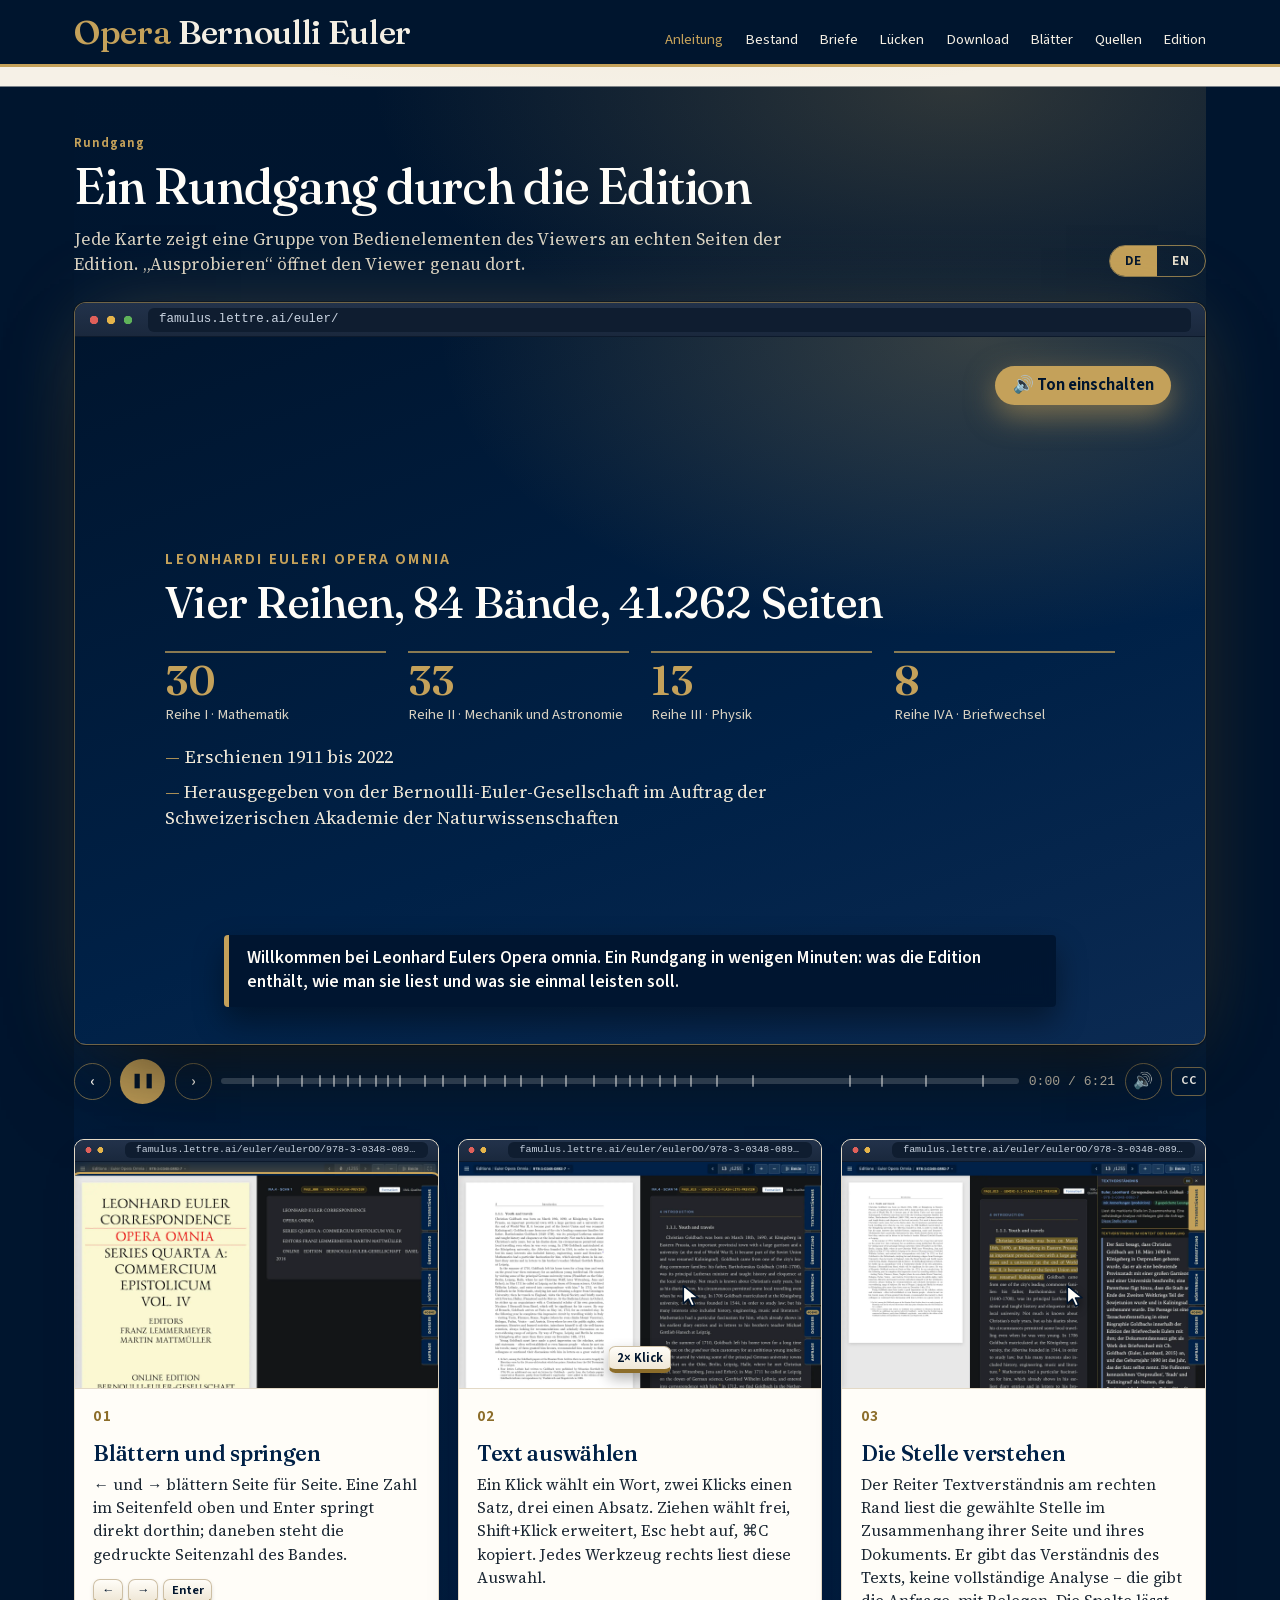
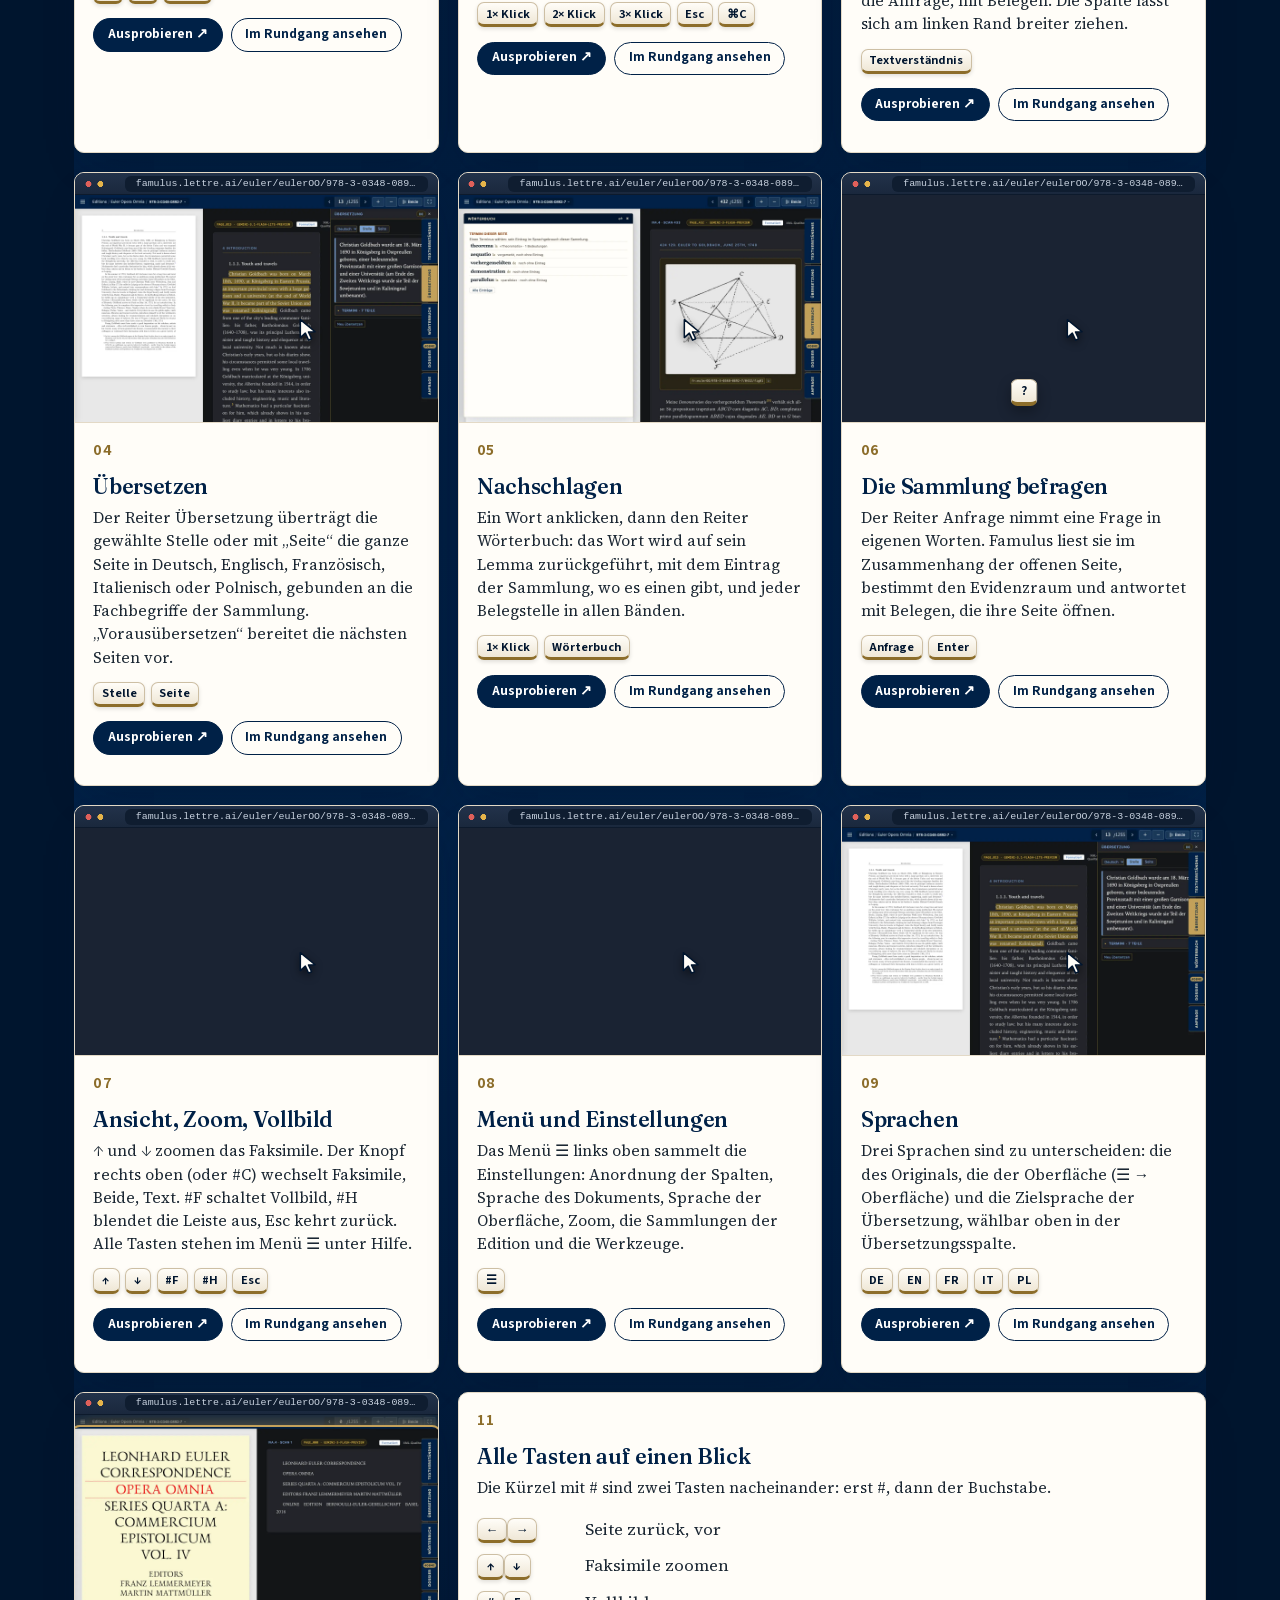
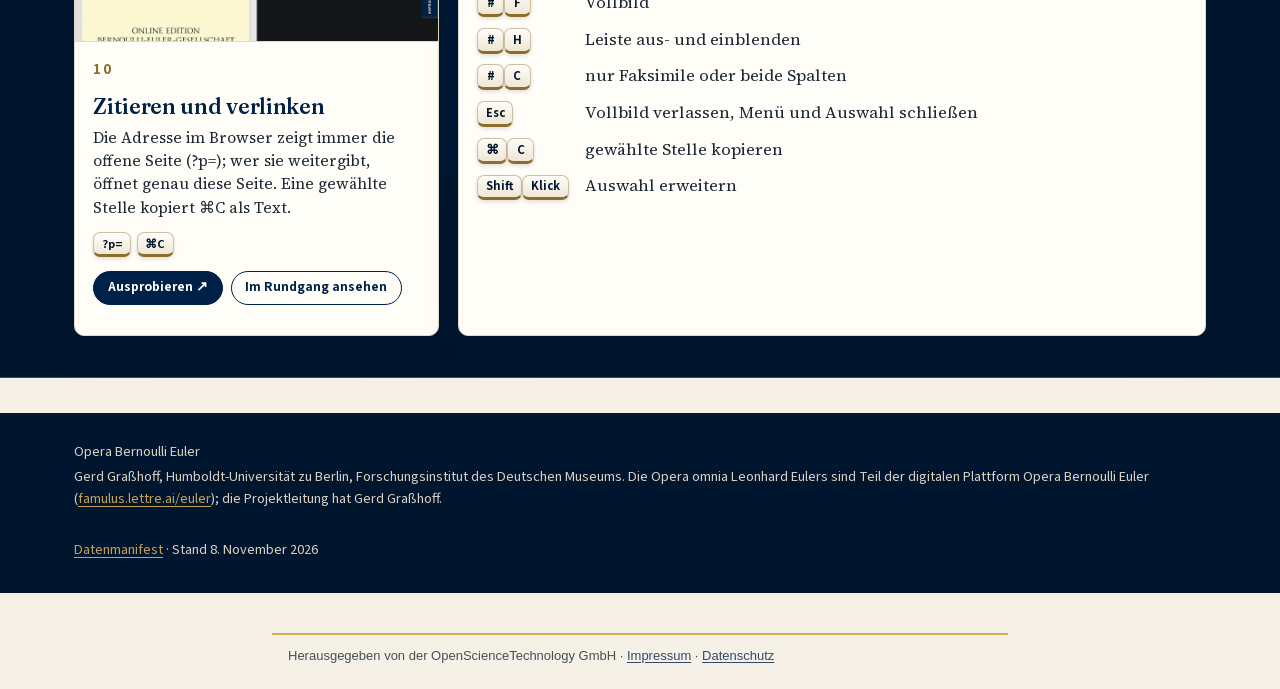
<file: lesen/index.html>
<!DOCTYPE html>
<html lang="de">
<head>
  <meta charset="utf-8">
  <meta name="viewport" content="width=device-width, initial-scale=1">
  <title>Anleitung — Opera Bernoulli Euler</title>
  <meta name="description" content="Jede Karte zeigt eine Gruppe von Bedienelementen des Viewers an echten Seiten der Edition. „Ausprobieren“ öffnet den Viewer genau dort.">
  <meta name="author" content="Gerd Graßhoff">
  <meta property="og:title" content="Anleitung — Opera Bernoulli Euler">
  <meta property="og:description" content="Jede Karte zeigt eine Gruppe von Bedienelementen des Viewers an echten Seiten der Edition. „Ausprobieren“ öffnet den Viewer genau dort.">
  <meta property="og:type" content="website">
  <link rel="icon" href="../favicon.svg" type="image/svg+xml">
  <link rel="stylesheet" href="../assets/fonts.css?v=20261108125417">
  <link rel="stylesheet" href="../assets/landing.css?v=20261108125417">
<!-- famulus:publisher:start -->
<meta name="referrer" content="no-referrer-when-downgrade">
<meta name="publisher" content="OpenScienceTechnology GmbH">
<meta name="DC.publisher" content="OpenScienceTechnology GmbH">
<script type="application/ld+json">{"@context": "https://schema.org", "@type": "WebPage", "url": "https://famulus.lettre.ai/euler/lesen/", "publisher": {"@type": "Organization", "name": "OpenScienceTechnology GmbH", "address": {"@type": "PostalAddress", "streetAddress": "Im Wiesengrund 15A", "addressLocality": "47198 Duisburg", "addressCountry": "Deutschland"}}}</script>
<!-- famulus:publisher:end -->
</head>
<body>
  <a class="skip" href="#inhalt">Zum Inhalt</a>
  <header class="mast">
    <div class="mast-inner">
      <p class="brand brand-lg"><a href="../"><span>Opera</span> Bernoulli Euler</a></p>
      <nav aria-label="Abschnitte">
        <a href="../lesen/" aria-current="page">Anleitung</a>
        <a href="../bestand/">Bestand</a>
        <a href="../briefe/">Briefe</a>
        <a href="../luecken/">Lücken</a>
        <a href="../download/">Download</a>
        <a href="../#galerie">Blätter</a>
        <a href="../#quellen">Quellen</a>
        <a href="https://famulus.lettre.ai/live/euler-opera/" target="_blank" rel="noopener">Edition</a>
      </nav>
    </div>
  </header>

  <main id="inhalt">
    <div class="wrap">
      <section class="guide-band" id="rundgang" aria-labelledby="rundgang-t">
        <div class="guide-head">
          <p class="kicker"><span data-gl="de" lang="de">Rundgang</span><span data-gl="en" lang="en">Guided tour</span></p>
          <h2 id="rundgang-t"><span data-gl="de" lang="de">Ein Rundgang durch die Edition</span><span data-gl="en" lang="en">A tour of the edition</span></h2>
          <p class="lead"><span data-gl="de" lang="de">Jede Karte zeigt eine Gruppe von Bedienelementen des Viewers an echten Seiten der Edition. „Ausprobieren“ öffnet den Viewer genau dort.</span><span data-gl="en" lang="en">Each card shows one group of the viewer&#x27;s controls on real pages of the edition. “Try it” opens the viewer right there.</span></p>
          <div class="guide-lang" role="group" aria-label="Sprache · Language"><button type="button" data-guide-lang-set="de">DE</button><button type="button" data-guide-lang-set="en">EN</button></div>
        </div>
        <div class="gp" data-guide="tour" data-base="../guide/" data-v="20261108125417" data-open="https://famulus.lettre.ai/euler/eulerOO/978-3-0348-0892-7?p=2" data-all="../lesen/" data-home="../"></div>
        <div class="guide-cards" aria-label="Anleitungen"><article class="guide-card" id="g-blaettern"><div class="gp" data-guide="card:blaettern" data-base="../guide/" data-v="20261108125417"></div><div class="gc-body"><p class="gc-num">01</p><h3><span data-gl="de" lang="de">Blättern und springen</span><span data-gl="en" lang="en">Turn pages and jump</span></h3><p><span data-gl="de" lang="de">← und → blättern Seite für Seite. Eine Zahl im Seitenfeld oben und Enter springt direkt dorthin; daneben steht die gedruckte Seitenzahl des Bandes.</span><span data-gl="en" lang="en">← and → turn the pages one by one. A number in the page field at the top and Enter jumps straight there; the printed page number of the volume stands beside it.</span></p><div class="gc-keys" data-gl="de" lang="de"><kbd class="gk">←</kbd><kbd class="gk">→</kbd><kbd class="gk">Enter</kbd></div><div class="gc-keys" data-gl="en" lang="en"><kbd class="gk">←</kbd><kbd class="gk">→</kbd><kbd class="gk">Enter</kbd></div><p class="gc-go"><a class="try" href="https://famulus.lettre.ai/euler/eulerOO/978-3-0348-0892-7?p=1" target="_blank" rel="noopener"><span data-gl="de" lang="de">Ausprobieren ↗</span><span data-gl="en" lang="en">Try it ↗</span></a><a href="#rundgang" data-guide-jump="blaettern"><span data-gl="de" lang="de">Im Rundgang ansehen</span><span data-gl="en" lang="en">Watch in the tour</span></a></p></div></article><article class="guide-card" id="g-auswahl"><div class="gp" data-guide="card:auswahl" data-base="../guide/" data-v="20261108125417"></div><div class="gc-body"><p class="gc-num">02</p><h3><span data-gl="de" lang="de">Text auswählen</span><span data-gl="en" lang="en">Select text</span></h3><p><span data-gl="de" lang="de">Ein Klick wählt ein Wort, zwei Klicks einen Satz, drei einen Absatz. Ziehen wählt frei, Shift+Klick erweitert, Esc hebt auf, ⌘C kopiert. Jedes Werkzeug rechts liest diese Auswahl.</span><span data-gl="en" lang="en">One click selects a word, two a sentence, three a paragraph. Dragging selects freely, Shift+click extends, Esc clears, ⌘C copies. Every tool on the right reads this selection.</span></p><div class="gc-keys" data-gl="de" lang="de"><kbd class="gk">1× Klick</kbd><kbd class="gk">2× Klick</kbd><kbd class="gk">3× Klick</kbd><kbd class="gk">Esc</kbd><kbd class="gk">⌘C</kbd></div><div class="gc-keys" data-gl="en" lang="en"><kbd class="gk">1× click</kbd><kbd class="gk">2× click</kbd><kbd class="gk">3× click</kbd><kbd class="gk">Esc</kbd><kbd class="gk">⌘C</kbd></div><p class="gc-go"><a class="try" href="https://famulus.lettre.ai/euler/eulerOO/978-3-0348-0892-7?p=14" target="_blank" rel="noopener"><span data-gl="de" lang="de">Ausprobieren ↗</span><span data-gl="en" lang="en">Try it ↗</span></a><a href="#rundgang" data-guide-jump="auswahl"><span data-gl="de" lang="de">Im Rundgang ansehen</span><span data-gl="en" lang="en">Watch in the tour</span></a></p></div></article><article class="guide-card" id="g-erlaeuterung"><div class="gp" data-guide="card:erlaeuterung" data-base="../guide/" data-v="20261108125417"></div><div class="gc-body"><p class="gc-num">03</p><h3><span data-gl="de" lang="de">Die Stelle verstehen</span><span data-gl="en" lang="en">Understand the passage</span></h3><p><span data-gl="de" lang="de">Der Reiter Textverständnis am rechten Rand liest die gewählte Stelle im Zusammenhang ihrer Seite und ihres Dokuments. Er gibt das Verständnis des Texts, keine vollständige Analyse – die gibt die Anfrage, mit Belegen. Die Spalte lässt sich am linken Rand breiter ziehen.</span><span data-gl="en" lang="en">The Text comprehension tab on the right edge reads the selected passage in the context of its page and document. It gives an understanding of the text, not a full analysis – the Query gives that, with evidence. Drag the column&#x27;s left edge to widen it.</span></p><div class="gc-keys" data-gl="de" lang="de"><kbd class="gk">Textverständnis</kbd></div><div class="gc-keys" data-gl="en" lang="en"><kbd class="gk">Text comprehension</kbd></div><p class="gc-go"><a class="try" href="https://famulus.lettre.ai/euler/eulerOO/978-3-0348-0892-7?p=14&amp;bedeutung=1" target="_blank" rel="noopener"><span data-gl="de" lang="de">Ausprobieren ↗</span><span data-gl="en" lang="en">Try it ↗</span></a><a href="#rundgang" data-guide-jump="erlaeuterung"><span data-gl="de" lang="de">Im Rundgang ansehen</span><span data-gl="en" lang="en">Watch in the tour</span></a></p></div></article><article class="guide-card" id="g-uebersetzung"><div class="gp" data-guide="card:uebersetzung" data-base="../guide/" data-v="20261108125417"></div><div class="gc-body"><p class="gc-num">04</p><h3><span data-gl="de" lang="de">Übersetzen</span><span data-gl="en" lang="en">Translate</span></h3><p><span data-gl="de" lang="de">Der Reiter Übersetzung überträgt die gewählte Stelle oder mit „Seite“ die ganze Seite in Deutsch, Englisch, Französisch, Italienisch oder Polnisch, gebunden an die Fachbegriffe der Sammlung. „Vorausübersetzen“ bereitet die nächsten Seiten vor.</span><span data-gl="en" lang="en">The Translation tab renders the selected passage, or with “Page” the whole page, in German, English, French, Italian or Polish, bound to the collection&#x27;s terminology. “Translate ahead” prepares the next pages.</span></p><div class="gc-keys" data-gl="de" lang="de"><kbd class="gk">Stelle</kbd><kbd class="gk">Seite</kbd></div><div class="gc-keys" data-gl="en" lang="en"><kbd class="gk">Passage</kbd><kbd class="gk">Page</kbd></div><p class="gc-go"><a class="try" href="https://famulus.lettre.ai/euler/eulerOO/978-3-0348-0892-7?p=14&amp;bedeutung=1" target="_blank" rel="noopener"><span data-gl="de" lang="de">Ausprobieren ↗</span><span data-gl="en" lang="en">Try it ↗</span></a><a href="#rundgang" data-guide-jump="uebersetzung"><span data-gl="de" lang="de">Im Rundgang ansehen</span><span data-gl="en" lang="en">Watch in the tour</span></a></p></div></article><article class="guide-card" id="g-woerterbuch"><div class="gp" data-guide="card:woerterbuch" data-base="../guide/" data-v="20261108125417"></div><div class="gc-body"><p class="gc-num">05</p><h3><span data-gl="de" lang="de">Nachschlagen</span><span data-gl="en" lang="en">Look it up</span></h3><p><span data-gl="de" lang="de">Ein Wort anklicken, dann den Reiter Wörterbuch: das Wort wird auf sein Lemma zurückgeführt, mit dem Eintrag der Sammlung, wo es einen gibt, und jeder Belegstelle in allen Bänden.</span><span data-gl="en" lang="en">Click a word, then the Dictionary tab: the word is traced to its lemma, with the collection&#x27;s entry where there is one and every occurrence across all volumes.</span></p><div class="gc-keys" data-gl="de" lang="de"><kbd class="gk">1× Klick</kbd><kbd class="gk">Wörterbuch</kbd></div><div class="gc-keys" data-gl="en" lang="en"><kbd class="gk">1× click</kbd><kbd class="gk">Dictionary</kbd></div><p class="gc-go"><a class="try" href="https://famulus.lettre.ai/euler/eulerOO/978-3-0348-0892-7?p=433" target="_blank" rel="noopener"><span data-gl="de" lang="de">Ausprobieren ↗</span><span data-gl="en" lang="en">Try it ↗</span></a><a href="#rundgang" data-guide-jump="woerterbuch"><span data-gl="de" lang="de">Im Rundgang ansehen</span><span data-gl="en" lang="en">Watch in the tour</span></a></p></div></article><article class="guide-card" id="g-anfrage"><div class="gp" data-guide="card:anfrage" data-base="../guide/" data-v="20261108125417"></div><div class="gc-body"><p class="gc-num">06</p><h3><span data-gl="de" lang="de">Die Sammlung befragen</span><span data-gl="en" lang="en">Ask the collection</span></h3><p><span data-gl="de" lang="de">Der Reiter Anfrage nimmt eine Frage in eigenen Worten. Famulus liest sie im Zusammenhang der offenen Seite, bestimmt den Evidenzraum und antwortet mit Belegen, die ihre Seite öffnen.</span><span data-gl="en" lang="en">The Query tab takes a question in your own words. Famulus reads it in the context of the open page, determines the evidence space and answers with references that open their page.</span></p><div class="gc-keys" data-gl="de" lang="de"><kbd class="gk">Anfrage</kbd><kbd class="gk">Enter</kbd></div><div class="gc-keys" data-gl="en" lang="en"><kbd class="gk">Query</kbd><kbd class="gk">Enter</kbd></div><p class="gc-go"><a class="try" href="https://famulus.lettre.ai/euler/eulerOO/978-3-0348-0892-7?p=433&amp;bedeutung=1" target="_blank" rel="noopener"><span data-gl="de" lang="de">Ausprobieren ↗</span><span data-gl="en" lang="en">Try it ↗</span></a><a href="#rundgang" data-guide-jump="anfrage"><span data-gl="de" lang="de">Im Rundgang ansehen</span><span data-gl="en" lang="en">Watch in the tour</span></a></p></div></article><article class="guide-card" id="g-ansicht"><div class="gp" data-guide="card:ansicht" data-base="../guide/" data-v="20261108125417"></div><div class="gc-body"><p class="gc-num">07</p><h3><span data-gl="de" lang="de">Ansicht, Zoom, Vollbild</span><span data-gl="en" lang="en">View, zoom, full screen</span></h3><p><span data-gl="de" lang="de">↑ und ↓ zoomen das Faksimile. Der Knopf rechts oben (oder #C) wechselt Faksimile, Beide, Text. #F schaltet Vollbild, #H blendet die Leiste aus, Esc kehrt zurück. Alle Tasten stehen im Menü ☰ unter Hilfe.</span><span data-gl="en" lang="en">↑ and ↓ zoom the facsimile. The button at the top right (or #C) cycles facsimile, both, text. #F toggles full screen, #H hides the bar, Esc returns. All keys are listed in the ☰ menu under Help.</span></p><div class="gc-keys" data-gl="de" lang="de"><kbd class="gk">↑</kbd><kbd class="gk">↓</kbd><kbd class="gk">#F</kbd><kbd class="gk">#H</kbd><kbd class="gk">Esc</kbd></div><div class="gc-keys" data-gl="en" lang="en"><kbd class="gk">↑</kbd><kbd class="gk">↓</kbd><kbd class="gk">#F</kbd><kbd class="gk">#H</kbd><kbd class="gk">Esc</kbd></div><p class="gc-go"><a class="try" href="https://famulus.lettre.ai/euler/eulerOO/978-3-0348-0892-7?p=1" target="_blank" rel="noopener"><span data-gl="de" lang="de">Ausprobieren ↗</span><span data-gl="en" lang="en">Try it ↗</span></a><a href="#rundgang" data-guide-jump="ansicht"><span data-gl="de" lang="de">Im Rundgang ansehen</span><span data-gl="en" lang="en">Watch in the tour</span></a></p></div></article><article class="guide-card" id="g-menue"><div class="gp" data-guide="card:menue" data-base="../guide/" data-v="20261108125417"></div><div class="gc-body"><p class="gc-num">08</p><h3><span data-gl="de" lang="de">Menü und Einstellungen</span><span data-gl="en" lang="en">Menu and settings</span></h3><p><span data-gl="de" lang="de">Das Menü ☰ links oben sammelt die Einstellungen: Anordnung der Spalten, Sprache des Dokuments, Sprache der Oberfläche, Zoom, die Sammlungen der Edition und die Werkzeuge.</span><span data-gl="en" lang="en">The ☰ menu at the top left gathers the settings: column arrangement, document language, interface language, zoom, the edition&#x27;s collections and the tools.</span></p><div class="gc-keys" data-gl="de" lang="de"><kbd class="gk">☰</kbd></div><div class="gc-keys" data-gl="en" lang="en"><kbd class="gk">☰</kbd></div><p class="gc-go"><a class="try" href="https://famulus.lettre.ai/euler/eulerOO/978-3-0348-0892-7?p=433" target="_blank" rel="noopener"><span data-gl="de" lang="de">Ausprobieren ↗</span><span data-gl="en" lang="en">Try it ↗</span></a><a href="#rundgang" data-guide-jump="menue"><span data-gl="de" lang="de">Im Rundgang ansehen</span><span data-gl="en" lang="en">Watch in the tour</span></a></p></div></article><article class="guide-card" id="g-sprache"><div class="gp" data-guide="card:sprache" data-base="../guide/" data-v="20261108125417"></div><div class="gc-body"><p class="gc-num">09</p><h3><span data-gl="de" lang="de">Sprachen</span><span data-gl="en" lang="en">Languages</span></h3><p><span data-gl="de" lang="de">Drei Sprachen sind zu unterscheiden: die des Originals, die der Oberfläche (☰ → Oberfläche) und die Zielsprache der Übersetzung, wählbar oben in der Übersetzungsspalte.</span><span data-gl="en" lang="en">Three languages are kept apart: the original&#x27;s, the interface&#x27;s (☰ → Interface) and the target language of the translation, chosen at the top of the translation column.</span></p><div class="gc-keys" data-gl="de" lang="de"><kbd class="gk">DE</kbd><kbd class="gk">EN</kbd><kbd class="gk">FR</kbd><kbd class="gk">IT</kbd><kbd class="gk">PL</kbd></div><div class="gc-keys" data-gl="en" lang="en"><kbd class="gk">DE</kbd><kbd class="gk">EN</kbd><kbd class="gk">FR</kbd><kbd class="gk">IT</kbd><kbd class="gk">PL</kbd></div><p class="gc-go"><a class="try" href="https://famulus.lettre.ai/euler/eulerOO/978-3-0348-0892-7?p=14&amp;bedeutung=1" target="_blank" rel="noopener"><span data-gl="de" lang="de">Ausprobieren ↗</span><span data-gl="en" lang="en">Try it ↗</span></a><a href="#rundgang" data-guide-jump="sprache"><span data-gl="de" lang="de">Im Rundgang ansehen</span><span data-gl="en" lang="en">Watch in the tour</span></a></p></div></article><article class="guide-card" id="g-zitieren"><div class="gp" data-guide="card:zitieren" data-base="../guide/" data-v="20261108125417"></div><div class="gc-body"><p class="gc-num">10</p><h3><span data-gl="de" lang="de">Zitieren und verlinken</span><span data-gl="en" lang="en">Cite and link</span></h3><p><span data-gl="de" lang="de">Die Adresse im Browser zeigt immer die offene Seite (?p=); wer sie weitergibt, öffnet genau diese Seite. Eine gewählte Stelle kopiert ⌘C als Text.</span><span data-gl="en" lang="en">The browser&#x27;s address always shows the open page (?p=); whoever receives it opens exactly that page. ⌘C copies a selected passage as text.</span></p><div class="gc-keys" data-gl="de" lang="de"><kbd class="gk">?p=</kbd><kbd class="gk">⌘C</kbd></div><div class="gc-keys" data-gl="en" lang="en"><kbd class="gk">?p=</kbd><kbd class="gk">⌘C</kbd></div><p class="gc-go"><a class="try" href="https://famulus.lettre.ai/euler/eulerOO/978-3-0348-0892-7?p=1" target="_blank" rel="noopener"><span data-gl="de" lang="de">Ausprobieren ↗</span><span data-gl="en" lang="en">Try it ↗</span></a><a href="#rundgang" data-guide-jump="zitieren"><span data-gl="de" lang="de">Im Rundgang ansehen</span><span data-gl="en" lang="en">Watch in the tour</span></a></p></div></article><article class="guide-card gc-keyboard" id="g-tasten"><div class="gc-body"><p class="gc-num">11</p><h3><span data-gl="de" lang="de">Alle Tasten auf einen Blick</span><span data-gl="en" lang="en">Every key at a glance</span></h3><p><span data-gl="de" lang="de">Die Kürzel mit # sind zwei Tasten nacheinander: erst #, dann der Buchstabe.</span><span data-gl="en" lang="en">The # shortcuts are two keys in a row: first #, then the letter.</span></p><div class="gc-table"><div class="gc-k"><span data-gl="de" lang="de"><kbd class=gk>←</kbd><kbd class=gk>→</kbd></span><span data-gl="en" lang="en"><kbd class=gk>←</kbd><kbd class=gk>→</kbd></span></div><div><span data-gl="de" lang="de">Seite zurück, vor</span><span data-gl="en" lang="en">Previous, next page</span></div><div class="gc-k"><span data-gl="de" lang="de"><kbd class=gk>↑</kbd><kbd class=gk>↓</kbd></span><span data-gl="en" lang="en"><kbd class=gk>↑</kbd><kbd class=gk>↓</kbd></span></div><div><span data-gl="de" lang="de">Faksimile zoomen</span><span data-gl="en" lang="en">Zoom the facsimile</span></div><div class="gc-k"><span data-gl="de" lang="de"><kbd class=gk>#</kbd><kbd class=gk>F</kbd></span><span data-gl="en" lang="en"><kbd class=gk>#</kbd><kbd class=gk>F</kbd></span></div><div><span data-gl="de" lang="de">Vollbild</span><span data-gl="en" lang="en">Full screen</span></div><div class="gc-k"><span data-gl="de" lang="de"><kbd class=gk>#</kbd><kbd class=gk>H</kbd></span><span data-gl="en" lang="en"><kbd class=gk>#</kbd><kbd class=gk>H</kbd></span></div><div><span data-gl="de" lang="de">Leiste aus- und einblenden</span><span data-gl="en" lang="en">Hide and show the bar</span></div><div class="gc-k"><span data-gl="de" lang="de"><kbd class=gk>#</kbd><kbd class=gk>C</kbd></span><span data-gl="en" lang="en"><kbd class=gk>#</kbd><kbd class=gk>C</kbd></span></div><div><span data-gl="de" lang="de">nur Faksimile oder beide Spalten</span><span data-gl="en" lang="en">Facsimile only or both columns</span></div><div class="gc-k"><span data-gl="de" lang="de"><kbd class=gk>Esc</kbd></span><span data-gl="en" lang="en"><kbd class=gk>Esc</kbd></span></div><div><span data-gl="de" lang="de">Vollbild verlassen, Menü und Auswahl schließen</span><span data-gl="en" lang="en">Leave full screen, close menu and selection</span></div><div class="gc-k"><span data-gl="de" lang="de"><kbd class=gk>⌘</kbd><kbd class=gk>C</kbd></span><span data-gl="en" lang="en"><kbd class=gk>⌘</kbd><kbd class=gk>C</kbd></span></div><div><span data-gl="de" lang="de">gewählte Stelle kopieren</span><span data-gl="en" lang="en">Copy the selected passage</span></div><div class="gc-k"><span data-gl="de" lang="de"><kbd class=gk>Shift</kbd><kbd class=gk>Klick</kbd></span><span data-gl="en" lang="en"><kbd class=gk>Shift</kbd><kbd class=gk>click</kbd></span></div><div><span data-gl="de" lang="de">Auswahl erweitern</span><span data-gl="en" lang="en">Extend the selection</span></div></div></div></article></div>
        
      </section>

    </div>
  </main>

  <footer>
    <div class="wrap">
      <div><p>Opera Bernoulli Euler</p><p>Gerd Graßhoff, Humboldt-Universität zu Berlin, Forschungsinstitut des Deutschen Museums. Die Opera omnia Leonhard Eulers sind Teil der digitalen Plattform Opera Bernoulli Euler (<a href="https://famulus.lettre.ai/euler/">famulus.lettre.ai/euler</a>); die Projektleitung hat Gerd Graßhoff.</p></div>
      <div><p><a href="../data/manifest.json">Datenmanifest</a> · Stand 8. November 2026</p></div>
    </div>
    <div class="wrap"></div>
  </footer>

  <script src="../assets/vendor/d3.v7.min.js?v=20261108125417"></script>
  <script src="../data/bundle.js?v=20261108125417"></script>
  <script src="../assets/js/charts.js?v=20261108125417"></script>
  <script src="../assets/js/guide.js?v=20261108125417"></script>
  <script src="../assets/js/guide-player.js?v=20261108125417"></script>
  <script src="../assets/js/scrolly.js?v=20261108125417"></script>
<!-- famulus:publisher:start -->
<p class="famulus-publisher" style="max-width:46rem;margin:2.5rem auto 1.5rem;padding:.7rem 16px 0;border-top:2px solid #c8a22a;font:13px/1.5 -apple-system,BlinkMacSystemFont,sans-serif;opacity:.8">Herausgegeben von der OpenScienceTechnology GmbH · <a href="/impressum/">Impressum</a> · <a href="/datenschutz/">Datenschutz</a></p>
<script>(function(){try{var C="https://lettre.ngrok.dev/famulus-counter/api/hit",L=C.replace(/hit$/,'leave'),q=new URLSearchParams(location.search),v=Math.random().toString(36).slice(2,12),u=location.pathname;function S(a,b){navigator.sendBeacon?navigator.sendBeacon(a,b):fetch(a,{method:'POST',body:b,keepalive:true,mode:'no-cors'})}S(C,JSON.stringify({u:u,r:document.referrer,m:"",v:v,c:q.get('c')||q.get('utm_campaign')||''}));var a=0,t=document.visibilityState=='visible'?Date.now():0,s=0,x='',g='',k='';function sc(){var h=document.documentElement;s=Math.max(s,Math.min(100,Math.round((scrollY+innerHeight)/Math.max(h.scrollHeight,1)*100)))}addEventListener('scroll',sc,{passive:true});addEventListener('load',sc);sc();document.addEventListener('click',function(e){var l=e.target.closest&&e.target.closest('a[href]');if(l&&/^https?:$/.test(l.protocol)){var i=l.host==location.host;x=i?'in':'out';g=i?l.pathname+l.hash:l.host;k=(l.getAttribute('aria-label')||l.textContent||'').replace(/\s+/g,' ').trim().slice(0,80);B()}},true);function B(){S(L,JSON.stringify({u:u,v:v,d:Math.round((a+(t?Date.now()-t:0))/1000),s:s,x:x,t:g,k:k}))}function F(){if(t){a+=Date.now()-t;t=0}B()}document.addEventListener('visibilitychange',function(){document.visibilityState=='hidden'?F():t=Date.now()});addEventListener('pagehide',function(){if(t)F()})}catch(e){}})();</script>
<noscript><img src="https://lettre.ngrok.dev/famulus-counter/api/hit.gif?u=/euler/lesen/&amp;m=" width="1" height="1" alt=""></noscript>
<!-- famulus:publisher:end -->
</body>
</html>
</file>
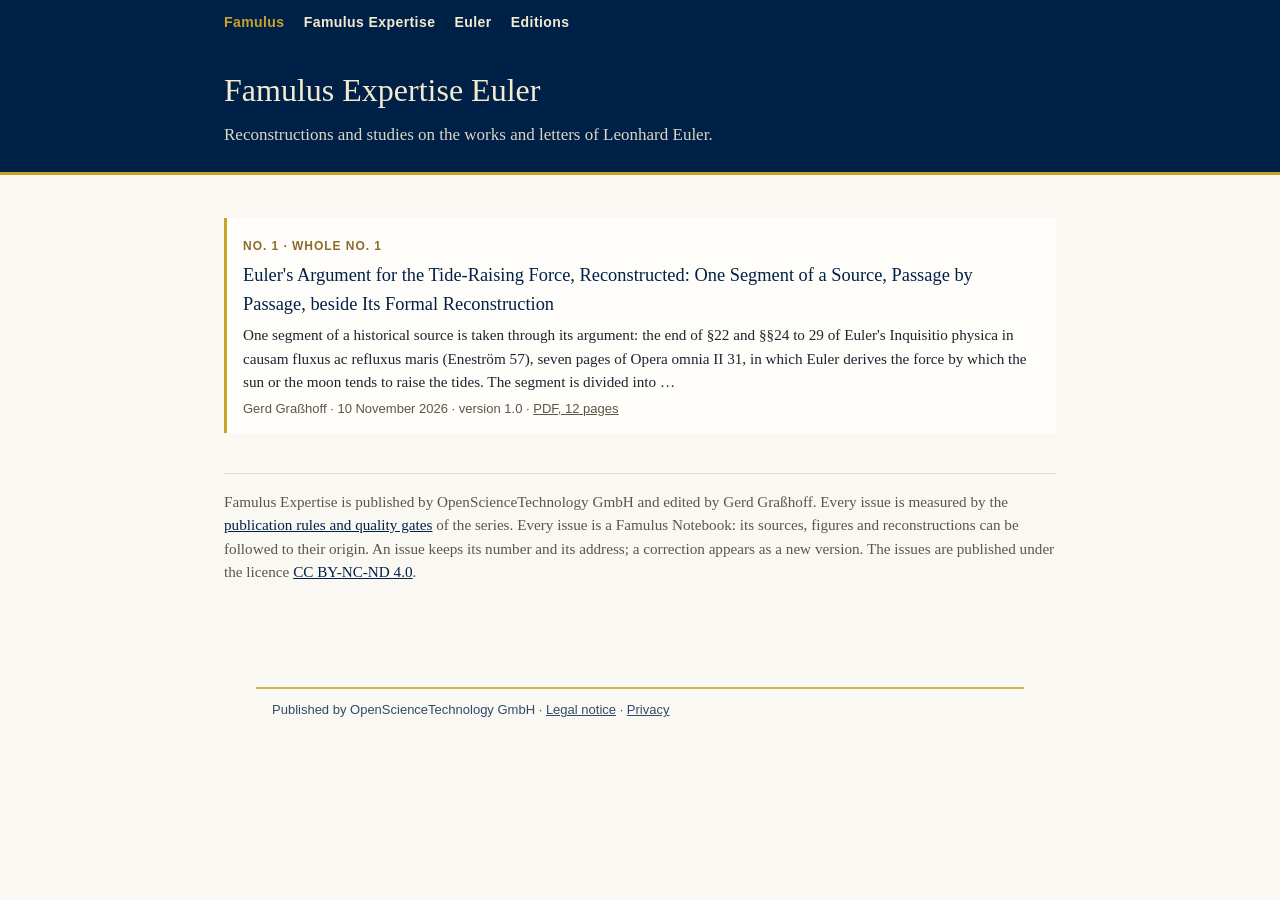
<file: lettre/index.html>
<!doctype html>
<html lang="en">
<head>
<meta charset="utf-8">
<meta name="viewport" content="width=device-width, initial-scale=1">
<title>Famulus Expertise Euler</title>
<meta name="description" content="Reconstructions and studies on the works and letters of Leonhard Euler.">
<link rel="canonical" href="https://famulus.lettre.ai/euler/lettre/">
<link rel="alternate" type="application/atom+xml" title="Famulus Expertise Euler" href="https://famulus.lettre.ai/euler/lettre/feed.xml">
<style>
:root { --ink: #002147; --gold: #c8a22a; --paper: #faf8f3; --sheet: #fffdf9; --muted: #5b5648; }
body { margin: 0; background: var(--paper); color: var(--ink); font: 17px/1.55 Georgia, "Source Serif 4", serif; }
header { background: #002147; color: #f4ead0; border-bottom: 3px solid var(--gold); }
nav, header div, main { max-width: 52rem; margin: 0 auto; }
nav { padding: .8rem 16px; display: flex; flex-wrap: wrap; gap: .4rem 1.2rem; font: 600 14px/1.3 -apple-system, BlinkMacSystemFont, sans-serif; letter-spacing: .03em; }
nav a { color: #f4ead0; text-decoration: none; } nav a:first-child { color: var(--gold); }
header div { padding: 1.2rem 16px 1.5rem; }
h1 { font-weight: 500; margin: .2rem 0 .4rem; font-size: 2rem; }
header p { margin: 0; max-width: 40rem; opacity: .9; }
main { padding: 1.6rem 16px 3rem; }
h2 { font-weight: 500; font-size: 1.3rem; margin: 2rem 0 .6rem; } h2 a { color: var(--ink); text-decoration-color: var(--gold); }
ol { list-style: none; padding: 0; display: grid; gap: .9rem; }
li { background: var(--sheet); border-left: 3px solid var(--gold); padding: .9rem 1rem; }
li .no { font: 700 12px/1.3 -apple-system, sans-serif; letter-spacing: .08em; text-transform: uppercase; color: #8c6d2a; }
li a.t { display: block; font-size: 1.15rem; color: var(--ink); text-decoration: none; margin: .15rem 0; }
li a.t:hover { text-decoration: underline; text-decoration-color: var(--gold); }
li p { margin: .3rem 0 0; color: #1c2430; font-size: .95rem; }
li small { display: block; color: var(--muted); font: 13px/1.4 -apple-system, sans-serif; margin-top: .4rem; }
li small a { color: var(--muted); }
.about { color: var(--muted); font-size: .95rem; margin-top: 2.5rem; border-top: 1px solid #e4dccb; padding-top: 1rem; }
.about a { color: var(--ink); }
</style>
<!-- famulus:publisher:start -->
<meta name="referrer" content="no-referrer-when-downgrade">
<meta name="publisher" content="OpenScienceTechnology GmbH">
<meta name="DC.publisher" content="OpenScienceTechnology GmbH">
<script type="application/ld+json">{"@context": "https://schema.org", "@type": "WebPage", "url": "https://famulus.lettre.ai/euler/lettre/", "publisher": {"@type": "Organization", "name": "OpenScienceTechnology GmbH", "address": {"@type": "PostalAddress", "streetAddress": "Im Wiesengrund 15A", "addressLocality": "47198 Duisburg", "addressCountry": "Deutschland"}}}</script>
<!-- famulus:publisher:end -->
</head>
<body>
<header><nav><a href="/">Famulus</a><a href="/expertise/">Famulus Expertise</a><a href="https://famulus.lettre.ai/euler/">Euler</a><a href="/editions/">Editions</a></nav>
<div><h1>Famulus Expertise Euler</h1><p>Reconstructions and studies on the works and letters of Leonhard Euler.</p></div></header>
<main>
<ol>
<li><span class="no">No. 1 · whole no. 1</span><a class="t" href="https://famulus.lettre.ai/euler/lettre/1/">Euler&#x27;s Argument for the Tide-Raising Force, Reconstructed: One Segment of a Source, Passage by Passage, beside Its Formal Reconstruction</a><p>One segment of a historical source is taken through its argument: the end of §22 and §§24 to 29 of Euler&#x27;s Inquisitio physica in causam fluxus ac refluxus maris (Eneström 57), seven pages of Opera omnia II 31, in which Euler derives the force by which the sun or the moon tends to raise the tides. The segment is divided into …</p><small>Gerd Graßhoff · 10 November 2026 · version 1.0 · <a href="https://famulus.lettre.ai/euler/lettre/1/tide-raising-force.pdf">PDF, 12 pages</a></small></li>
</ol>
<p class="about">Famulus Expertise is published by OpenScienceTechnology GmbH and edited by Gerd Graßhoff. Every issue is measured by the <a href="/expertise/regeln/">publication rules and quality gates</a> of the series. Every issue is a Famulus Notebook: its sources, figures and reconstructions can be followed to their origin. An issue keeps its number and its address; a correction appears as a new version. The issues are published under the licence <a href="https://creativecommons.org/licenses/by-nc-nd/4.0/">CC BY-NC-ND 4.0</a>.</p>
</main>
<!-- famulus:publisher:start -->
<p class="famulus-publisher" style="max-width:46rem;margin:2.5rem auto 1.5rem;padding:.7rem 16px 0;border-top:2px solid #c8a22a;font:13px/1.5 -apple-system,BlinkMacSystemFont,sans-serif;opacity:.8">Published by OpenScienceTechnology GmbH · <a style="color:inherit" href="/impressum/">Legal notice</a> · <a style="color:inherit" href="/datenschutz/">Privacy</a></p>
<script>(function(){try{var C="https://lettre.ngrok.dev/famulus-counter/api/hit",L=C.replace(/hit$/,'leave'),q=new URLSearchParams(location.search),v=Math.random().toString(36).slice(2,12),u=location.pathname;function S(a,b){navigator.sendBeacon?navigator.sendBeacon(a,b):fetch(a,{method:'POST',body:b,keepalive:true,mode:'no-cors'})}S(C,JSON.stringify({u:u,r:document.referrer,m:"",v:v,c:q.get('c')||q.get('utm_campaign')||''}));var a=0,t=document.visibilityState=='visible'?Date.now():0,s=0,x='',g='',k='';function sc(){var h=document.documentElement;s=Math.max(s,Math.min(100,Math.round((scrollY+innerHeight)/Math.max(h.scrollHeight,1)*100)))}addEventListener('scroll',sc,{passive:true});addEventListener('load',sc);sc();document.addEventListener('click',function(e){var l=e.target.closest&&e.target.closest('a[href]');if(l&&/^https?:$/.test(l.protocol)){var i=l.host==location.host;x=i?'in':'out';g=i?l.pathname+l.hash:l.host;k=(l.getAttribute('aria-label')||l.textContent||'').replace(/\s+/g,' ').trim().slice(0,80);B()}},true);function B(){S(L,JSON.stringify({u:u,v:v,d:Math.round((a+(t?Date.now()-t:0))/1000),s:s,x:x,t:g,k:k}))}function F(){if(t){a+=Date.now()-t;t=0}B()}document.addEventListener('visibilitychange',function(){document.visibilityState=='hidden'?F():t=Date.now()});addEventListener('pagehide',function(){if(t)F()})}catch(e){}})();</script>
<noscript><img src="https://lettre.ngrok.dev/famulus-counter/api/hit.gif?u=/euler/lettre/&amp;m=" width="1" height="1" alt=""></noscript>
<!-- famulus:publisher:end -->
</body>
</html>
</file>
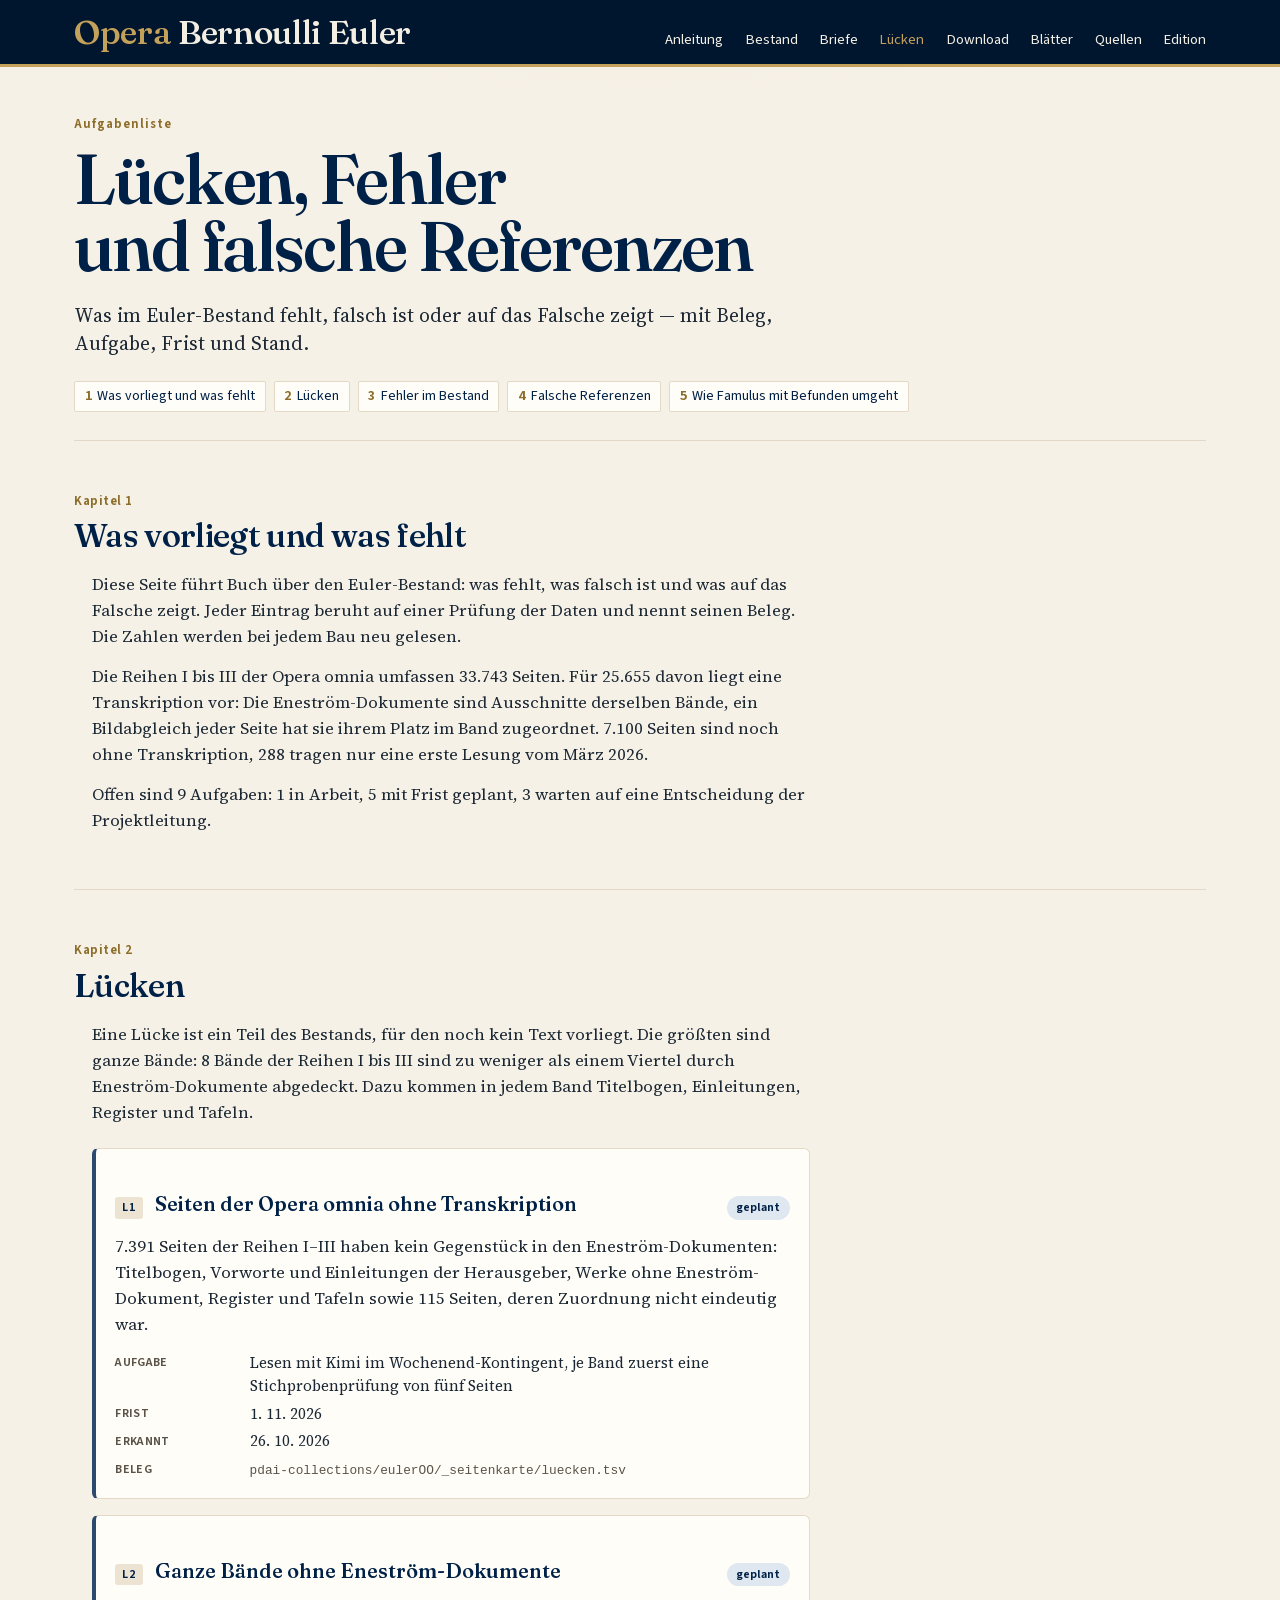
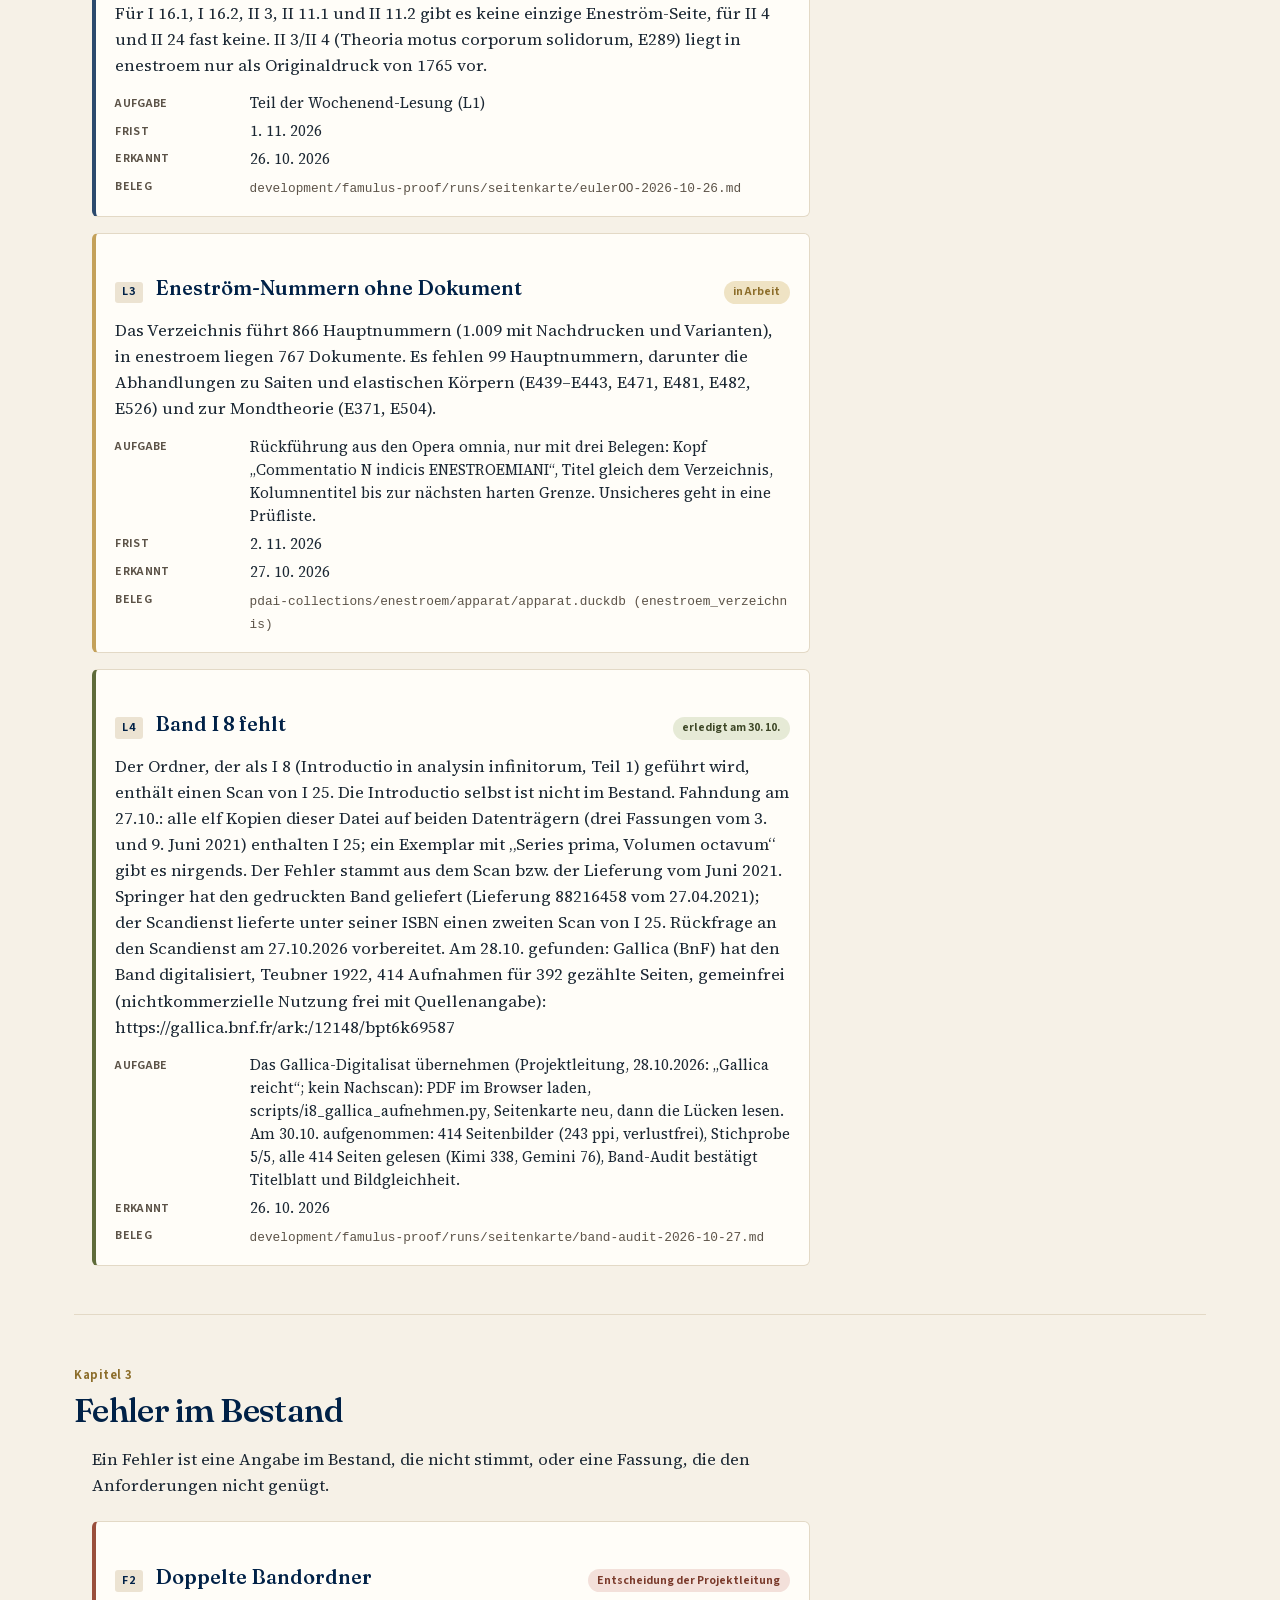
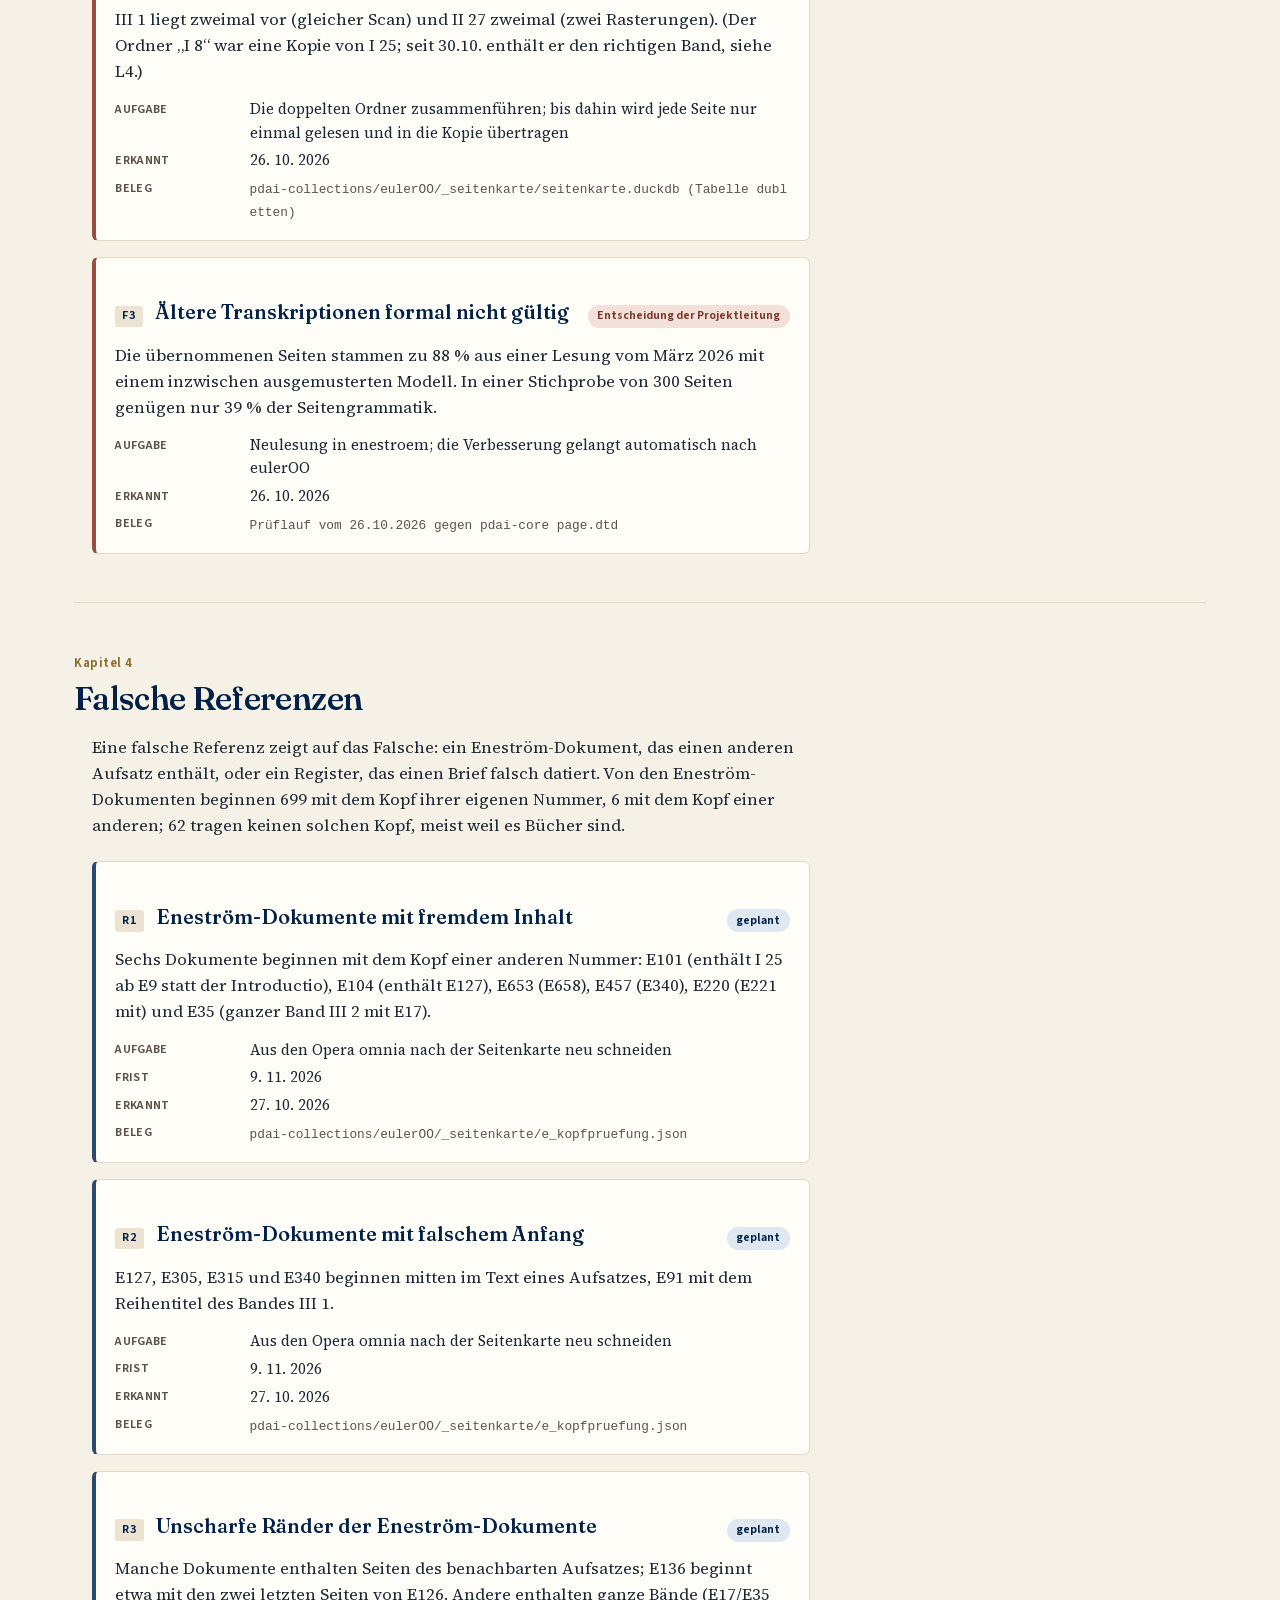
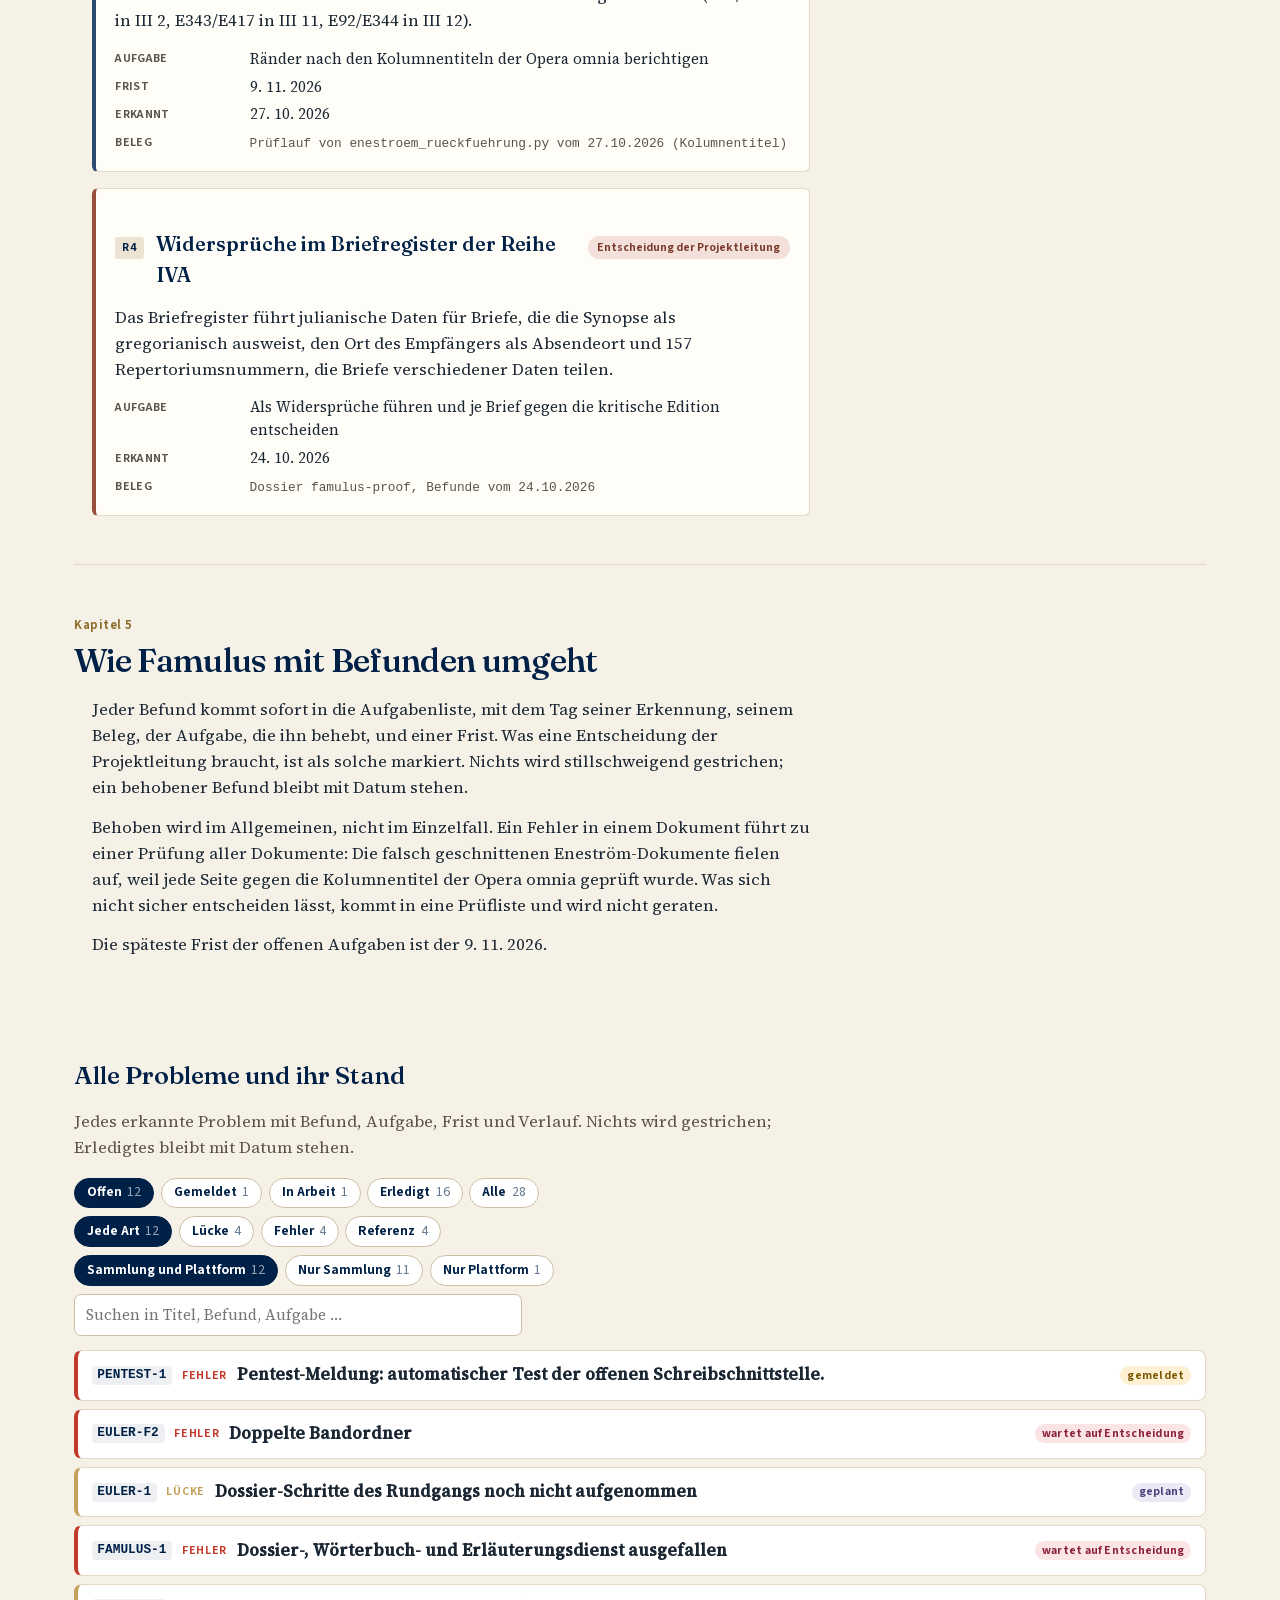
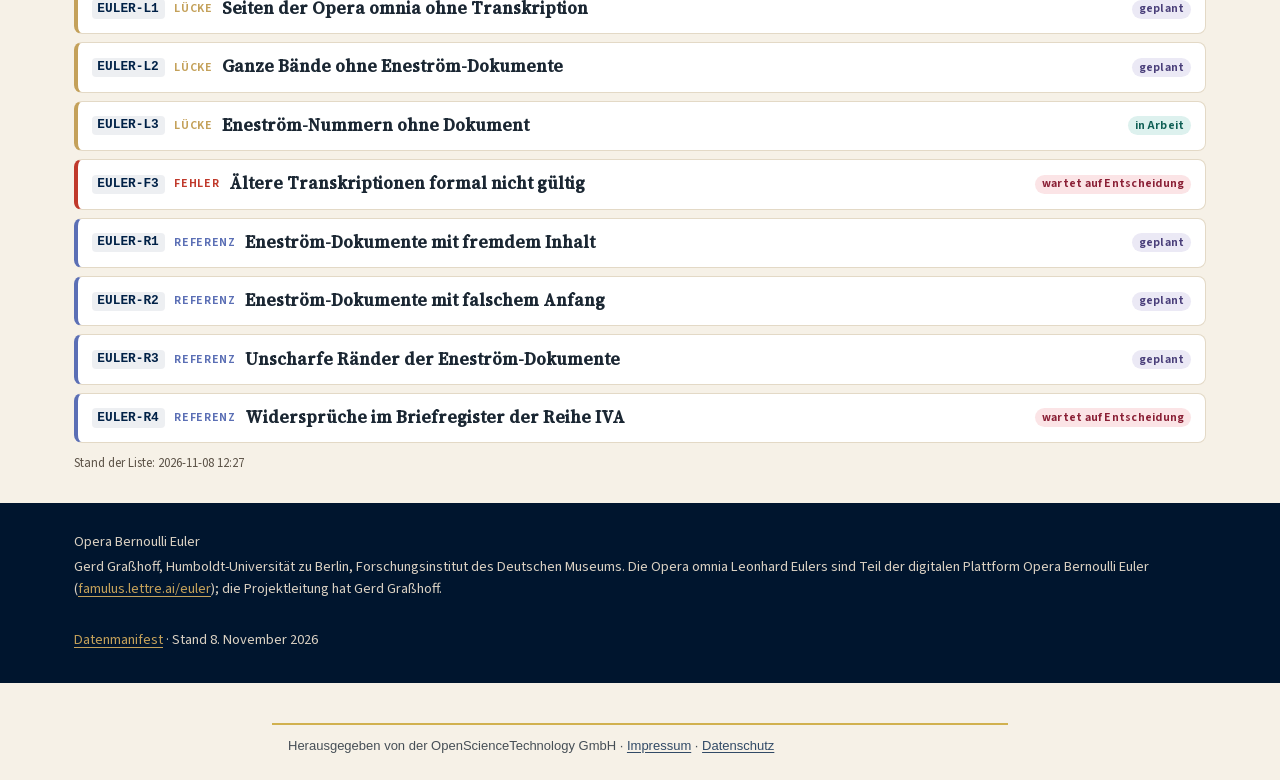
<file: luecken/index.html>
<!DOCTYPE html>
<html lang="de">
<head>
  <meta charset="utf-8">
  <meta name="viewport" content="width=device-width, initial-scale=1">
  <title>Lücken, Fehler und falsche Referenzen — Opera Bernoulli Euler</title>
  <meta name="description" content="Die Aufgabenliste des Euler-Bestands, aus den Daten gelesen und bei jedem Bau erneuert.">
  <meta name="author" content="Gerd Graßhoff">
  <meta property="og:title" content="Lücken, Fehler und falsche Referenzen — Opera Bernoulli Euler">
  <meta property="og:description" content="Die Aufgabenliste des Euler-Bestands, aus den Daten gelesen und bei jedem Bau erneuert.">
  <meta property="og:type" content="website">
  <link rel="icon" href="../favicon.svg" type="image/svg+xml">
  <link rel="stylesheet" href="../assets/fonts.css?v=20261108125417">
  <link rel="stylesheet" href="../assets/landing.css?v=20261108125417">
<!-- famulus:publisher:start -->
<meta name="referrer" content="no-referrer-when-downgrade">
<meta name="publisher" content="OpenScienceTechnology GmbH">
<meta name="DC.publisher" content="OpenScienceTechnology GmbH">
<script type="application/ld+json">{"@context": "https://schema.org", "@type": "WebPage", "url": "https://famulus.lettre.ai/euler/luecken/", "publisher": {"@type": "Organization", "name": "OpenScienceTechnology GmbH", "address": {"@type": "PostalAddress", "streetAddress": "Im Wiesengrund 15A", "addressLocality": "47198 Duisburg", "addressCountry": "Deutschland"}}}</script>
<!-- famulus:publisher:end -->
</head>
<body>
  <a class="skip" href="#inhalt">Zum Inhalt</a>
  <header class="mast">
    <div class="mast-inner">
      <p class="brand brand-lg"><a href="../"><span>Opera</span> Bernoulli Euler</a></p>
      <nav aria-label="Abschnitte">
        <a href="../lesen/">Anleitung</a>
        <a href="../bestand/">Bestand</a>
        <a href="../briefe/">Briefe</a>
        <a href="../luecken/" aria-current="page">Lücken</a>
        <a href="../download/">Download</a>
        <a href="../#galerie">Blätter</a>
        <a href="../#quellen">Quellen</a>
        <a href="https://famulus.lettre.ai/live/euler-opera/" target="_blank" rel="noopener">Edition</a>
      </nav>
    </div>
  </header>

  <main id="inhalt">
    <div class="wrap">
      <section class="story-hero">
        <p class="kicker">Aufgabenliste</p>
        <h1>Lücken, Fehler<br>und falsche Referenzen</h1>
        <p class="lead">Was im Euler-Bestand fehlt, falsch ist oder auf das Falsche zeigt — mit Beleg, Aufgabe, Frist und Stand.</p>
        <ol class="toc" aria-label="Kapitel"><li><a href="#k1"><span class="n">1</span>Was vorliegt und was fehlt</a></li><li><a href="#k2"><span class="n">2</span>Lücken</a></li><li><a href="#k3"><span class="n">3</span>Fehler im Bestand</a></li><li><a href="#k4"><span class="n">4</span>Falsche Referenzen</a></li><li><a href="#k5"><span class="n">5</span>Wie Famulus mit Befunden umgeht</a></li></ol>
      </section>
<section class="chapter no-figure" id="k1">
<div class="chapter-text">
<p class="chapter-num">Kapitel 1</p><h2>Was vorliegt und was fehlt</h2>
<div class="step" data-step="0"><p>Diese Seite führt Buch über den Euler-Bestand: was fehlt, was falsch ist und was auf das Falsche zeigt. Jeder Eintrag beruht auf einer Prüfung der Daten und nennt seinen Beleg. Die Zahlen werden bei jedem Bau neu gelesen.</p>
<p>Die Reihen I bis III der Opera omnia umfassen 33.743 Seiten. Für 25.655 davon liegt eine Transkription vor: Die Eneström-Dokumente sind Ausschnitte derselben Bände, ein Bildabgleich jeder Seite hat sie ihrem Platz im Band zugeordnet. 7.100 Seiten sind noch ohne Transkription, 288 tragen nur eine erste Lesung vom März 2026.</p>
<p>Offen sind 9 Aufgaben: 1 in Arbeit, 5 mit Frist geplant, 3 warten auf eine Entscheidung der Projektleitung.</p></div>
</div>
</section>
<section class="chapter no-figure" id="k2">
<div class="chapter-text">
<p class="chapter-num">Kapitel 2</p><h2>Lücken</h2>
<div class="step" data-step="0"><p>Eine Lücke ist ein Teil des Bestands, für den noch kein Text vorliegt. Die größten sind ganze Bände: 8 Bände der Reihen I bis III sind zu weniger als einem Viertel durch Eneström-Dokumente abgedeckt. Dazu kommen in jedem Band Titelbogen, Einleitungen, Register und Tafeln.</p>
<div class="defizite"><article class="defizit st-geplant" id="d-L1"><div class="defizit-kopf"><span class="defizit-id">L1</span><h3 class="defizit-titel">Seiten der Opera omnia ohne Transkription</h3><span class="defizit-stand">geplant</span></div><p class="defizit-befund">7.391 Seiten der Reihen I–III haben kein Gegenstück in den Eneström-Dokumenten: Titelbogen, Vorworte und Einleitungen der Herausgeber, Werke ohne Eneström-Dokument, Register und Tafeln sowie 115 Seiten, deren Zuordnung nicht eindeutig war.</p><dl><dt>Aufgabe</dt><dd>Lesen mit Kimi im Wochenend-Kontingent, je Band zuerst eine Stichprobenprüfung von fünf Seiten</dd><dt>Frist</dt><dd>1. 11. 2026</dd><dt>Erkannt</dt><dd>26. 10. 2026</dd><dt>Beleg</dt><dd><code>pdai-collections/eulerOO/_seitenkarte/luecken.tsv</code></dd></dl></article><article class="defizit st-geplant" id="d-L2"><div class="defizit-kopf"><span class="defizit-id">L2</span><h3 class="defizit-titel">Ganze Bände ohne Eneström-Dokumente</h3><span class="defizit-stand">geplant</span></div><p class="defizit-befund">Für I 16.1, I 16.2, II 3, II 11.1 und II 11.2 gibt es keine einzige Eneström-Seite, für II 4 und II 24 fast keine. II 3/II 4 (Theoria motus corporum solidorum, E289) liegt in enestroem nur als Originaldruck von 1765 vor.</p><dl><dt>Aufgabe</dt><dd>Teil der Wochenend-Lesung (L1)</dd><dt>Frist</dt><dd>1. 11. 2026</dd><dt>Erkannt</dt><dd>26. 10. 2026</dd><dt>Beleg</dt><dd><code>development/famulus-proof/runs/seitenkarte/eulerOO-2026-10-26.md</code></dd></dl></article><article class="defizit st-in_arbeit" id="d-L3"><div class="defizit-kopf"><span class="defizit-id">L3</span><h3 class="defizit-titel">Eneström-Nummern ohne Dokument</h3><span class="defizit-stand">in Arbeit</span></div><p class="defizit-befund">Das Verzeichnis führt 866 Hauptnummern (1.009 mit Nachdrucken und Varianten), in enestroem liegen 767 Dokumente. Es fehlen 99 Hauptnummern, darunter die Abhandlungen zu Saiten und elastischen Körpern (E439–E443, E471, E481, E482, E526) und zur Mondtheorie (E371, E504).</p><dl><dt>Aufgabe</dt><dd>Rückführung aus den Opera omnia, nur mit drei Belegen: Kopf „Commentatio N indicis ENESTROEMIANI“, Titel gleich dem Verzeichnis, Kolumnentitel bis zur nächsten harten Grenze. Unsicheres geht in eine Prüfliste.</dd><dt>Frist</dt><dd>2. 11. 2026</dd><dt>Erkannt</dt><dd>27. 10. 2026</dd><dt>Beleg</dt><dd><code>pdai-collections/enestroem/apparat/apparat.duckdb (enestroem_verzeichnis)</code></dd></dl></article><article class="defizit st-erledigt" id="d-L4"><div class="defizit-kopf"><span class="defizit-id">L4</span><h3 class="defizit-titel">Band I 8 fehlt</h3><span class="defizit-stand">erledigt am 30. 10.</span></div><p class="defizit-befund">Der Ordner, der als I 8 (Introductio in analysin infinitorum, Teil 1) geführt wird, enthält einen Scan von I 25. Die Introductio selbst ist nicht im Bestand. Fahndung am 27.10.: alle elf Kopien dieser Datei auf beiden Datenträgern (drei Fassungen vom 3. und 9. Juni 2021) enthalten I 25; ein Exemplar mit „Series prima, Volumen octavum“ gibt es nirgends. Der Fehler stammt aus dem Scan bzw. der Lieferung vom Juni 2021. Springer hat den gedruckten Band geliefert (Lieferung 88216458 vom 27.04.2021); der Scandienst lieferte unter seiner ISBN einen zweiten Scan von I 25. Rückfrage an den Scandienst am 27.10.2026 vorbereitet. Am 28.10. gefunden: Gallica (BnF) hat den Band digitalisiert, Teubner 1922, 414 Aufnahmen für 392 gezählte Seiten, gemeinfrei (nichtkommerzielle Nutzung frei mit Quellenangabe): https://gallica.bnf.fr/ark:/12148/bpt6k69587</p><dl><dt>Aufgabe</dt><dd>Das Gallica-Digitalisat übernehmen (Projektleitung, 28.10.2026: „Gallica reicht“; kein Nachscan): PDF im Browser laden, scripts/i8_gallica_aufnehmen.py, Seitenkarte neu, dann die Lücken lesen. Am 30.10. aufgenommen: 414 Seitenbilder (243 ppi, verlustfrei), Stichprobe 5/5, alle 414 Seiten gelesen (Kimi 338, Gemini 76), Band-Audit bestätigt Titelblatt und Bildgleichheit.</dd><dt>Erkannt</dt><dd>26. 10. 2026</dd><dt>Beleg</dt><dd><code>development/famulus-proof/runs/seitenkarte/band-audit-2026-10-27.md</code></dd></dl></article></div></div>
</div>
</section>
<section class="chapter no-figure" id="k3">
<div class="chapter-text">
<p class="chapter-num">Kapitel 3</p><h2>Fehler im Bestand</h2>
<div class="step" data-step="0"><p>Ein Fehler ist eine Angabe im Bestand, die nicht stimmt, oder eine Fassung, die den Anforderungen nicht genügt.</p>
<div class="defizite"><article class="defizit st-entscheidung" id="d-F2"><div class="defizit-kopf"><span class="defizit-id">F2</span><h3 class="defizit-titel">Doppelte Bandordner</h3><span class="defizit-stand">Entscheidung der Projektleitung</span></div><p class="defizit-befund">III 1 liegt zweimal vor (gleicher Scan) und II 27 zweimal (zwei Rasterungen). (Der Ordner „I 8“ war eine Kopie von I 25; seit 30.10. enthält er den richtigen Band, siehe L4.)</p><dl><dt>Aufgabe</dt><dd>Die doppelten Ordner zusammenführen; bis dahin wird jede Seite nur einmal gelesen und in die Kopie übertragen</dd><dt>Erkannt</dt><dd>26. 10. 2026</dd><dt>Beleg</dt><dd><code>pdai-collections/eulerOO/_seitenkarte/seitenkarte.duckdb (Tabelle dubletten)</code></dd></dl></article><article class="defizit st-entscheidung" id="d-F3"><div class="defizit-kopf"><span class="defizit-id">F3</span><h3 class="defizit-titel">Ältere Transkriptionen formal nicht gültig</h3><span class="defizit-stand">Entscheidung der Projektleitung</span></div><p class="defizit-befund">Die übernommenen Seiten stammen zu 88 % aus einer Lesung vom März 2026 mit einem inzwischen ausgemusterten Modell. In einer Stichprobe von 300 Seiten genügen nur 39 % der Seitengrammatik.</p><dl><dt>Aufgabe</dt><dd>Neulesung in enestroem; die Verbesserung gelangt automatisch nach eulerOO</dd><dt>Erkannt</dt><dd>26. 10. 2026</dd><dt>Beleg</dt><dd><code>Prüflauf vom 26.10.2026 gegen pdai-core page.dtd</code></dd></dl></article></div></div>
</div>
</section>
<section class="chapter no-figure" id="k4">
<div class="chapter-text">
<p class="chapter-num">Kapitel 4</p><h2>Falsche Referenzen</h2>
<div class="step" data-step="0"><p>Eine falsche Referenz zeigt auf das Falsche: ein Eneström-Dokument, das einen anderen Aufsatz enthält, oder ein Register, das einen Brief falsch datiert. Von den Eneström-Dokumenten beginnen 699 mit dem Kopf ihrer eigenen Nummer, 6 mit dem Kopf einer anderen; 62 tragen keinen solchen Kopf, meist weil es Bücher sind.</p>
<div class="defizite"><article class="defizit st-geplant" id="d-R1"><div class="defizit-kopf"><span class="defizit-id">R1</span><h3 class="defizit-titel">Eneström-Dokumente mit fremdem Inhalt</h3><span class="defizit-stand">geplant</span></div><p class="defizit-befund">Sechs Dokumente beginnen mit dem Kopf einer anderen Nummer: E101 (enthält I 25 ab E9 statt der Introductio), E104 (enthält E127), E653 (E658), E457 (E340), E220 (E221 mit) und E35 (ganzer Band III 2 mit E17).</p><dl><dt>Aufgabe</dt><dd>Aus den Opera omnia nach der Seitenkarte neu schneiden</dd><dt>Frist</dt><dd>9. 11. 2026</dd><dt>Erkannt</dt><dd>27. 10. 2026</dd><dt>Beleg</dt><dd><code>pdai-collections/eulerOO/_seitenkarte/e_kopfpruefung.json</code></dd></dl></article><article class="defizit st-geplant" id="d-R2"><div class="defizit-kopf"><span class="defizit-id">R2</span><h3 class="defizit-titel">Eneström-Dokumente mit falschem Anfang</h3><span class="defizit-stand">geplant</span></div><p class="defizit-befund">E127, E305, E315 und E340 beginnen mitten im Text eines Aufsatzes, E91 mit dem Reihentitel des Bandes III 1.</p><dl><dt>Aufgabe</dt><dd>Aus den Opera omnia nach der Seitenkarte neu schneiden</dd><dt>Frist</dt><dd>9. 11. 2026</dd><dt>Erkannt</dt><dd>27. 10. 2026</dd><dt>Beleg</dt><dd><code>pdai-collections/eulerOO/_seitenkarte/e_kopfpruefung.json</code></dd></dl></article><article class="defizit st-geplant" id="d-R3"><div class="defizit-kopf"><span class="defizit-id">R3</span><h3 class="defizit-titel">Unscharfe Ränder der Eneström-Dokumente</h3><span class="defizit-stand">geplant</span></div><p class="defizit-befund">Manche Dokumente enthalten Seiten des benachbarten Aufsatzes; E136 beginnt etwa mit den zwei letzten Seiten von E126. Andere enthalten ganze Bände (E17/E35 in III 2, E343/E417 in III 11, E92/E344 in III 12).</p><dl><dt>Aufgabe</dt><dd>Ränder nach den Kolumnentiteln der Opera omnia berichtigen</dd><dt>Frist</dt><dd>9. 11. 2026</dd><dt>Erkannt</dt><dd>27. 10. 2026</dd><dt>Beleg</dt><dd><code>Prüflauf von enestroem_rueckfuehrung.py vom 27.10.2026 (Kolumnentitel)</code></dd></dl></article><article class="defizit st-entscheidung" id="d-R4"><div class="defizit-kopf"><span class="defizit-id">R4</span><h3 class="defizit-titel">Widersprüche im Briefregister der Reihe IVA</h3><span class="defizit-stand">Entscheidung der Projektleitung</span></div><p class="defizit-befund">Das Briefregister führt julianische Daten für Briefe, die die Synopse als gregorianisch ausweist, den Ort des Empfängers als Absendeort und 157 Repertoriumsnummern, die Briefe verschiedener Daten teilen.</p><dl><dt>Aufgabe</dt><dd>Als Widersprüche führen und je Brief gegen die kritische Edition entscheiden</dd><dt>Erkannt</dt><dd>24. 10. 2026</dd><dt>Beleg</dt><dd><code>Dossier famulus-proof, Befunde vom 24.10.2026</code></dd></dl></article></div></div>
</div>
</section>
<section class="chapter no-figure" id="k5">
<div class="chapter-text">
<p class="chapter-num">Kapitel 5</p><h2>Wie Famulus mit Befunden umgeht</h2>
<div class="step" data-step="0"><p>Jeder Befund kommt sofort in die Aufgabenliste, mit dem Tag seiner Erkennung, seinem Beleg, der Aufgabe, die ihn behebt, und einer Frist. Was eine Entscheidung der Projektleitung braucht, ist als solche markiert. Nichts wird stillschweigend gestrichen; ein behobener Befund bleibt mit Datum stehen.</p>
<p>Behoben wird im Allgemeinen, nicht im Einzelfall. Ein Fehler in einem Dokument führt zu einer Prüfung aller Dokumente: Die falsch geschnittenen Eneström-Dokumente fielen auf, weil jede Seite gegen die Kolumnentitel der Opera omnia geprüft wurde. Was sich nicht sicher entscheiden lässt, kommt in eine Prüfliste und wird nicht geraten.</p>
<p>Die späteste Frist der offenen Aufgaben ist der 9. 11. 2026.</p></div>
</div>
</section>
      <section class="iss-nav-band" id="issues" aria-labelledby="iss-nav-t">
        <h2 id="iss-nav-t">Alle Probleme und ihr Stand</h2>
        <p class="section-lead">Jedes erkannte Problem mit Befund, Aufgabe, Frist und Verlauf. Nichts wird gestrichen; Erledigtes bleibt mit Datum stehen.</p>
        <div class="iss-nav" data-issues-nav data-collection="euler" data-kuerzel="EULER" data-issues-api="https://lettre.ngrok.dev/famulus-issues/api" data-snapshot="../data/issues.json" data-nav="../luecken/#issues"><p class="iss-laden">Die Liste wird geladen …</p></div>
      </section>


    </div>
  </main>

  <footer>
    <div class="wrap">
      <div><p>Opera Bernoulli Euler</p><p>Gerd Graßhoff, Humboldt-Universität zu Berlin, Forschungsinstitut des Deutschen Museums. Die Opera omnia Leonhard Eulers sind Teil der digitalen Plattform Opera Bernoulli Euler (<a href="https://famulus.lettre.ai/euler/">famulus.lettre.ai/euler</a>); die Projektleitung hat Gerd Graßhoff.</p></div>
      <div><p><a href="../data/manifest.json">Datenmanifest</a> · Stand 8. November 2026</p></div>
    </div>
    <div class="wrap"></div>
  </footer>

  <script src="../assets/vendor/d3.v7.min.js?v=20261108125417"></script>
  <script src="../data/bundle.js?v=20261108125417"></script>
  <script src="../assets/js/charts.js?v=20261108125417"></script>
  <script src="../assets/js/issues.js?v=20261108125417"></script>
  <script src="../assets/js/scrolly.js?v=20261108125417"></script>
<!-- famulus:publisher:start -->
<p class="famulus-publisher" style="max-width:46rem;margin:2.5rem auto 1.5rem;padding:.7rem 16px 0;border-top:2px solid #c8a22a;font:13px/1.5 -apple-system,BlinkMacSystemFont,sans-serif;opacity:.8">Herausgegeben von der OpenScienceTechnology GmbH · <a href="/impressum/">Impressum</a> · <a href="/datenschutz/">Datenschutz</a></p>
<script>(function(){try{var C="https://lettre.ngrok.dev/famulus-counter/api/hit",L=C.replace(/hit$/,'leave'),q=new URLSearchParams(location.search),v=Math.random().toString(36).slice(2,12),u=location.pathname;function S(a,b){navigator.sendBeacon?navigator.sendBeacon(a,b):fetch(a,{method:'POST',body:b,keepalive:true,mode:'no-cors'})}S(C,JSON.stringify({u:u,r:document.referrer,m:"",v:v,c:q.get('c')||q.get('utm_campaign')||''}));var a=0,t=document.visibilityState=='visible'?Date.now():0,s=0,x='',g='',k='';function sc(){var h=document.documentElement;s=Math.max(s,Math.min(100,Math.round((scrollY+innerHeight)/Math.max(h.scrollHeight,1)*100)))}addEventListener('scroll',sc,{passive:true});addEventListener('load',sc);sc();document.addEventListener('click',function(e){var l=e.target.closest&&e.target.closest('a[href]');if(l&&/^https?:$/.test(l.protocol)){var i=l.host==location.host;x=i?'in':'out';g=i?l.pathname+l.hash:l.host;k=(l.getAttribute('aria-label')||l.textContent||'').replace(/\s+/g,' ').trim().slice(0,80);B()}},true);function B(){S(L,JSON.stringify({u:u,v:v,d:Math.round((a+(t?Date.now()-t:0))/1000),s:s,x:x,t:g,k:k}))}function F(){if(t){a+=Date.now()-t;t=0}B()}document.addEventListener('visibilitychange',function(){document.visibilityState=='hidden'?F():t=Date.now()});addEventListener('pagehide',function(){if(t)F()})}catch(e){}})();</script>
<noscript><img src="https://lettre.ngrok.dev/famulus-counter/api/hit.gif?u=/euler/luecken/&amp;m=" width="1" height="1" alt=""></noscript>
<!-- famulus:publisher:end -->
</body>
</html>
</file>
<file: assets/fonts.css>
/* Self-hosted web fonts (Fraunces, Source Sans 3, Source Serif 4; SIL Open Font License),
   subsets latin, latin-ext, greek: no request to Google from the landing pages. */
/* latin-ext */
@font-face {
  font-family: 'Fraunces';
  font-style: italic;
  font-weight: 460;
  font-display: swap;
  src: url(../fonts/Fraunces-ea6119fa7f.woff2) format('woff2');
  unicode-range: U+0100-02BA, U+02BD-02C5, U+02C7-02CC, U+02CE-02D7, U+02DD-02FF, U+0304, U+0308, U+0329, U+1D00-1DBF, U+1E00-1E9F, U+1EF2-1EFF, U+2020, U+20A0-20AB, U+20AD-20C4, U+2113, U+2C60-2C7F, U+A720-A7FF;
}
/* latin */
@font-face {
  font-family: 'Fraunces';
  font-style: italic;
  font-weight: 460;
  font-display: swap;
  src: url(../fonts/Fraunces-acb6475b6d.woff2) format('woff2');
  unicode-range: U+0000-00FF, U+0131, U+0152-0153, U+02BB-02BC, U+02C6, U+02DA, U+02DC, U+0304, U+0308, U+0329, U+2000-206F, U+20AC, U+2122, U+2191, U+2193, U+2212, U+2215, U+FEFF, U+FFFD;
}
/* latin-ext */
@font-face {
  font-family: 'Fraunces';
  font-style: normal;
  font-weight: 460;
  font-display: swap;
  src: url(../fonts/Fraunces-ed6f8e8580.woff2) format('woff2');
  unicode-range: U+0100-02BA, U+02BD-02C5, U+02C7-02CC, U+02CE-02D7, U+02DD-02FF, U+0304, U+0308, U+0329, U+1D00-1DBF, U+1E00-1E9F, U+1EF2-1EFF, U+2020, U+20A0-20AB, U+20AD-20C4, U+2113, U+2C60-2C7F, U+A720-A7FF;
}
/* latin */
@font-face {
  font-family: 'Fraunces';
  font-style: normal;
  font-weight: 460;
  font-display: swap;
  src: url(../fonts/Fraunces-9e5095030b.woff2) format('woff2');
  unicode-range: U+0000-00FF, U+0131, U+0152-0153, U+02BB-02BC, U+02C6, U+02DA, U+02DC, U+0304, U+0308, U+0329, U+2000-206F, U+20AC, U+2122, U+2191, U+2193, U+2212, U+2215, U+FEFF, U+FFFD;
}
/* latin-ext */
@font-face {
  font-family: 'Fraunces';
  font-style: normal;
  font-weight: 560;
  font-display: swap;
  src: url(../fonts/Fraunces-ed6f8e8580.woff2) format('woff2');
  unicode-range: U+0100-02BA, U+02BD-02C5, U+02C7-02CC, U+02CE-02D7, U+02DD-02FF, U+0304, U+0308, U+0329, U+1D00-1DBF, U+1E00-1E9F, U+1EF2-1EFF, U+2020, U+20A0-20AB, U+20AD-20C4, U+2113, U+2C60-2C7F, U+A720-A7FF;
}
/* latin */
@font-face {
  font-family: 'Fraunces';
  font-style: normal;
  font-weight: 560;
  font-display: swap;
  src: url(../fonts/Fraunces-9e5095030b.woff2) format('woff2');
  unicode-range: U+0000-00FF, U+0131, U+0152-0153, U+02BB-02BC, U+02C6, U+02DA, U+02DC, U+0304, U+0308, U+0329, U+2000-206F, U+20AC, U+2122, U+2191, U+2193, U+2212, U+2215, U+FEFF, U+FFFD;
}
/* greek */
@font-face {
  font-family: 'Source Sans 3';
  font-style: italic;
  font-weight: 400;
  font-display: swap;
  src: url(../fonts/SourceSans3-353a1b1a14.woff2) format('woff2');
  unicode-range: U+0370-0377, U+037A-037F, U+0384-038A, U+038C, U+038E-03A1, U+03A3-03FF;
}
/* latin-ext */
@font-face {
  font-family: 'Source Sans 3';
  font-style: italic;
  font-weight: 400;
  font-display: swap;
  src: url(../fonts/SourceSans3-d600567f49.woff2) format('woff2');
  unicode-range: U+0100-02BA, U+02BD-02C5, U+02C7-02CC, U+02CE-02D7, U+02DD-02FF, U+0304, U+0308, U+0329, U+1D00-1DBF, U+1E00-1E9F, U+1EF2-1EFF, U+2020, U+20A0-20AB, U+20AD-20C4, U+2113, U+2C60-2C7F, U+A720-A7FF;
}
/* latin */
@font-face {
  font-family: 'Source Sans 3';
  font-style: italic;
  font-weight: 400;
  font-display: swap;
  src: url(../fonts/SourceSans3-40b18df6c7.woff2) format('woff2');
  unicode-range: U+0000-00FF, U+0131, U+0152-0153, U+02BB-02BC, U+02C6, U+02DA, U+02DC, U+0304, U+0308, U+0329, U+2000-206F, U+20AC, U+2122, U+2191, U+2193, U+2212, U+2215, U+FEFF, U+FFFD;
}
/* greek */
@font-face {
  font-family: 'Source Sans 3';
  font-style: normal;
  font-weight: 400;
  font-display: swap;
  src: url(../fonts/SourceSans3-4f1e272f52.woff2) format('woff2');
  unicode-range: U+0370-0377, U+037A-037F, U+0384-038A, U+038C, U+038E-03A1, U+03A3-03FF;
}
/* latin-ext */
@font-face {
  font-family: 'Source Sans 3';
  font-style: normal;
  font-weight: 400;
  font-display: swap;
  src: url(../fonts/SourceSans3-b185df042d.woff2) format('woff2');
  unicode-range: U+0100-02BA, U+02BD-02C5, U+02C7-02CC, U+02CE-02D7, U+02DD-02FF, U+0304, U+0308, U+0329, U+1D00-1DBF, U+1E00-1E9F, U+1EF2-1EFF, U+2020, U+20A0-20AB, U+20AD-20C4, U+2113, U+2C60-2C7F, U+A720-A7FF;
}
/* latin */
@font-face {
  font-family: 'Source Sans 3';
  font-style: normal;
  font-weight: 400;
  font-display: swap;
  src: url(../fonts/SourceSans3-e6c9ca6380.woff2) format('woff2');
  unicode-range: U+0000-00FF, U+0131, U+0152-0153, U+02BB-02BC, U+02C6, U+02DA, U+02DC, U+0304, U+0308, U+0329, U+2000-206F, U+20AC, U+2122, U+2191, U+2193, U+2212, U+2215, U+FEFF, U+FFFD;
}
/* greek */
@font-face {
  font-family: 'Source Sans 3';
  font-style: normal;
  font-weight: 560;
  font-display: swap;
  src: url(../fonts/SourceSans3-4f1e272f52.woff2) format('woff2');
  unicode-range: U+0370-0377, U+037A-037F, U+0384-038A, U+038C, U+038E-03A1, U+03A3-03FF;
}
/* latin-ext */
@font-face {
  font-family: 'Source Sans 3';
  font-style: normal;
  font-weight: 560;
  font-display: swap;
  src: url(../fonts/SourceSans3-b185df042d.woff2) format('woff2');
  unicode-range: U+0100-02BA, U+02BD-02C5, U+02C7-02CC, U+02CE-02D7, U+02DD-02FF, U+0304, U+0308, U+0329, U+1D00-1DBF, U+1E00-1E9F, U+1EF2-1EFF, U+2020, U+20A0-20AB, U+20AD-20C4, U+2113, U+2C60-2C7F, U+A720-A7FF;
}
/* latin */
@font-face {
  font-family: 'Source Sans 3';
  font-style: normal;
  font-weight: 560;
  font-display: swap;
  src: url(../fonts/SourceSans3-e6c9ca6380.woff2) format('woff2');
  unicode-range: U+0000-00FF, U+0131, U+0152-0153, U+02BB-02BC, U+02C6, U+02DA, U+02DC, U+0304, U+0308, U+0329, U+2000-206F, U+20AC, U+2122, U+2191, U+2193, U+2212, U+2215, U+FEFF, U+FFFD;
}
/* greek */
@font-face {
  font-family: 'Source Sans 3';
  font-style: normal;
  font-weight: 650;
  font-display: swap;
  src: url(../fonts/SourceSans3-4f1e272f52.woff2) format('woff2');
  unicode-range: U+0370-0377, U+037A-037F, U+0384-038A, U+038C, U+038E-03A1, U+03A3-03FF;
}
/* latin-ext */
@font-face {
  font-family: 'Source Sans 3';
  font-style: normal;
  font-weight: 650;
  font-display: swap;
  src: url(../fonts/SourceSans3-b185df042d.woff2) format('woff2');
  unicode-range: U+0100-02BA, U+02BD-02C5, U+02C7-02CC, U+02CE-02D7, U+02DD-02FF, U+0304, U+0308, U+0329, U+1D00-1DBF, U+1E00-1E9F, U+1EF2-1EFF, U+2020, U+20A0-20AB, U+20AD-20C4, U+2113, U+2C60-2C7F, U+A720-A7FF;
}
/* latin */
@font-face {
  font-family: 'Source Sans 3';
  font-style: normal;
  font-weight: 650;
  font-display: swap;
  src: url(../fonts/SourceSans3-e6c9ca6380.woff2) format('woff2');
  unicode-range: U+0000-00FF, U+0131, U+0152-0153, U+02BB-02BC, U+02C6, U+02DA, U+02DC, U+0304, U+0308, U+0329, U+2000-206F, U+20AC, U+2122, U+2191, U+2193, U+2212, U+2215, U+FEFF, U+FFFD;
}
/* greek */
@font-face {
  font-family: 'Source Serif 4';
  font-style: italic;
  font-weight: 400;
  font-display: swap;
  src: url(../fonts/SourceSerif4-4c9485c931.woff2) format('woff2');
  unicode-range: U+0370-0377, U+037A-037F, U+0384-038A, U+038C, U+038E-03A1, U+03A3-03FF;
}
/* latin-ext */
@font-face {
  font-family: 'Source Serif 4';
  font-style: italic;
  font-weight: 400;
  font-display: swap;
  src: url(../fonts/SourceSerif4-6f4634df4c.woff2) format('woff2');
  unicode-range: U+0100-02BA, U+02BD-02C5, U+02C7-02CC, U+02CE-02D7, U+02DD-02FF, U+0304, U+0308, U+0329, U+1D00-1DBF, U+1E00-1E9F, U+1EF2-1EFF, U+2020, U+20A0-20AB, U+20AD-20C4, U+2113, U+2C60-2C7F, U+A720-A7FF;
}
/* latin */
@font-face {
  font-family: 'Source Serif 4';
  font-style: italic;
  font-weight: 400;
  font-display: swap;
  src: url(../fonts/SourceSerif4-1728511cfe.woff2) format('woff2');
  unicode-range: U+0000-00FF, U+0131, U+0152-0153, U+02BB-02BC, U+02C6, U+02DA, U+02DC, U+0304, U+0308, U+0329, U+2000-206F, U+20AC, U+2122, U+2191, U+2193, U+2212, U+2215, U+FEFF, U+FFFD;
}
/* greek */
@font-face {
  font-family: 'Source Serif 4';
  font-style: normal;
  font-weight: 400;
  font-display: swap;
  src: url(../fonts/SourceSerif4-ee5077508f.woff2) format('woff2');
  unicode-range: U+0370-0377, U+037A-037F, U+0384-038A, U+038C, U+038E-03A1, U+03A3-03FF;
}
/* latin-ext */
@font-face {
  font-family: 'Source Serif 4';
  font-style: normal;
  font-weight: 400;
  font-display: swap;
  src: url(../fonts/SourceSerif4-904ac685a1.woff2) format('woff2');
  unicode-range: U+0100-02BA, U+02BD-02C5, U+02C7-02CC, U+02CE-02D7, U+02DD-02FF, U+0304, U+0308, U+0329, U+1D00-1DBF, U+1E00-1E9F, U+1EF2-1EFF, U+2020, U+20A0-20AB, U+20AD-20C4, U+2113, U+2C60-2C7F, U+A720-A7FF;
}
/* latin */
@font-face {
  font-family: 'Source Serif 4';
  font-style: normal;
  font-weight: 400;
  font-display: swap;
  src: url(../fonts/SourceSerif4-8eff34b5ed.woff2) format('woff2');
  unicode-range: U+0000-00FF, U+0131, U+0152-0153, U+02BB-02BC, U+02C6, U+02DA, U+02DC, U+0304, U+0308, U+0329, U+2000-206F, U+20AC, U+2122, U+2191, U+2193, U+2212, U+2215, U+FEFF, U+FFFD;
}
/* greek */
@font-face {
  font-family: 'Source Serif 4';
  font-style: normal;
  font-weight: 560;
  font-display: swap;
  src: url(../fonts/SourceSerif4-ee5077508f.woff2) format('woff2');
  unicode-range: U+0370-0377, U+037A-037F, U+0384-038A, U+038C, U+038E-03A1, U+03A3-03FF;
}
/* latin-ext */
@font-face {
  font-family: 'Source Serif 4';
  font-style: normal;
  font-weight: 560;
  font-display: swap;
  src: url(../fonts/SourceSerif4-904ac685a1.woff2) format('woff2');
  unicode-range: U+0100-02BA, U+02BD-02C5, U+02C7-02CC, U+02CE-02D7, U+02DD-02FF, U+0304, U+0308, U+0329, U+1D00-1DBF, U+1E00-1E9F, U+1EF2-1EFF, U+2020, U+20A0-20AB, U+20AD-20C4, U+2113, U+2C60-2C7F, U+A720-A7FF;
}
/* latin */
@font-face {
  font-family: 'Source Serif 4';
  font-style: normal;
  font-weight: 560;
  font-display: swap;
  src: url(../fonts/SourceSerif4-8eff34b5ed.woff2) format('woff2');
  unicode-range: U+0000-00FF, U+0131, U+0152-0153, U+02BB-02BC, U+02C6, U+02DA, U+02DC, U+0304, U+0308, U+0329, U+2000-206F, U+20AC, U+2122, U+2191, U+2193, U+2212, U+2215, U+FEFF, U+FFFD;
}
</file>
<file: assets/landing.css>
/* PDAI landing pages — shared styles for landing pages and narratives.
   Visual system of Kepleriana 2026 and Kármán 2026: Oxford blue, gold, sandstone. */

:root {
  --oxford: #002147;
  --oxford-deep: #00152e;
  --oxford-soft: #2c4a6e;
  --ink: #1b2733;
  --muted: #5c5348;
  --gold: #c4a15a;
  --gold-deep: #8c6d2a;
  --gold-pale: #efe3c4;
  --sand: #f6f1e7;
  --sand-deep: #ece3d2;
  --paper: #fffdf8;
  --line: #e3d9c6;
  --line-strong: #cdbfa4;
  --serif: "Source Serif 4", "Palatino Linotype", Palatino, serif;
  --display: "Fraunces", "Source Serif 4", Palatino, serif;
  --sans: "Source Sans 3", "Avenir Next", "Segoe UI", sans-serif;
  --p-studium: #8c6d2a;
  --p-aachen: #002147;
  --p-pasadena: #3f7686;
  --p-beratung: #9a4f3c;
  --p-agard: #5f6b3a;
}

* { box-sizing: border-box; }
html { scroll-behavior: smooth; }
.no-smooth { scroll-behavior: auto !important; }
body {
  margin: 0;
  color: var(--ink);
  background:
    radial-gradient(1200px 480px at 50% -180px, rgba(196, 161, 90, 0.16), transparent 60%),
    var(--sand);
  font-family: var(--serif);
  font-size: 1.05rem;
  line-height: 1.55;
}
a { color: var(--oxford); text-underline-offset: 0.18em; }
a:hover { color: var(--gold-deep); }
img { max-width: 100%; }
.skip {
  position: absolute; left: 1rem; top: -4rem;
  background: var(--oxford); color: #fff; padding: 0.4rem 0.7rem;
}
.skip:focus { top: 0.6rem; z-index: 50; }

/* ---------------------------------------------------------------- mast */
.mast {
  background: var(--oxford-deep);
  color: #f4efe4;
  border-bottom: 3px solid var(--gold);
  position: relative;
  z-index: 20;
}
.mast-inner {
  max-width: 1180px;
  margin: 0 auto;
  padding: 0.85rem 1.5rem 0.8rem;
  display: flex;
  justify-content: space-between;
  align-items: baseline;
  gap: 1rem;
}
.brand {
  margin: 0;
  font-family: var(--sans);
  font-size: 0.8rem;
  letter-spacing: 0.08em;
  font-weight: 650;
}
.brand.brand-lg {
  font-family: var(--display);
  font-size: clamp(1.5rem, 3.2vw, 2.1rem);
  letter-spacing: -0.01em;
  font-weight: 560;
  line-height: 1.1;
}
.brand a { color: #f4efe4; text-decoration: none; }
.brand span { color: var(--gold); }
.mast nav { font-family: var(--sans); font-size: 0.92rem; }
.mast nav a { color: #f4efe4; text-decoration: none; margin-left: 1.15rem; }
.mast nav a:hover, .mast nav a[aria-current="page"] { color: var(--gold); }

.wrap { max-width: 1180px; margin: 0 auto; padding: 0 1.5rem; }

/* ---------------------------------------------------------------- hero */
.hero { padding: 3.4rem 0 1.6rem; }
.kicker {
  margin: 0 0 0.7rem;
  font-family: var(--sans);
  font-size: 0.8rem;
  letter-spacing: 0.08em;
  color: var(--gold-deep);
  font-weight: 650;
}
h1 {
  margin: 0;
  font-family: var(--display);
  font-weight: 560;
  font-size: clamp(2.8rem, 7vw, 5.6rem);
  letter-spacing: -0.03em;
  line-height: 0.95;
  color: var(--oxford);
}
h1 em { font-style: italic; font-weight: 460; color: var(--gold-deep); }
.lead {
  max-width: 44rem;
  margin: 1.35rem 0 0;
  font-size: 1.22rem;
  line-height: 1.45;
}
.byline { margin: 1.1rem 0 0; max-width: 44rem; color: var(--muted); font-size: 0.98rem; }
.credit {
  margin: 0.9rem 0 0;
  max-width: 44rem;
  font-family: var(--sans);
  font-size: 0.86rem;
  color: var(--muted);
  border-left: 3px solid var(--gold);
  padding: 0.15rem 0 0.15rem 0.7rem;
}

/* ---------------------------------------------------------------- key figures */
.figures {
  display: grid;
  grid-template-columns: repeat(var(--cols, 6), 1fr);
  gap: 0;
  margin: 1.8rem 0 1.4rem;
  border-top: 1px solid var(--line);
  border-bottom: 1px solid var(--line);
}
.figures div { padding: 0.8rem 0.7rem 0.75rem; border-right: 1px solid var(--line); }
.figures div:last-child { border-right: 0; }
.figures .v {
  display: block;
  font-family: var(--display);
  font-size: 1.85rem;
  color: var(--oxford);
  line-height: 1.05;
  font-variant-numeric: lining-nums tabular-nums;
}
.figures .k { display: block; font-family: var(--sans); font-size: 0.82rem; color: var(--muted); margin-top: 0.2rem; }

/* ---------------------------------------------------------------- portal cards */
.portals {
  display: grid;
  grid-template-columns: 1.35fr 1fr 1fr;
  gap: 1rem;
  padding-bottom: 1rem;
}
.portal {
  background: var(--paper);
  border: 1px solid var(--line);
  border-top: 3px solid var(--oxford);
  border-radius: 2px;
  padding: 1.3rem 1.35rem 1.2rem;
  box-shadow: 0 10px 28px rgba(0, 21, 46, 0.05);
  display: flex;
  flex-direction: column;
}
.portal.lead-card { grid-row: span 3; }
.portal.wide { grid-column: span 2; }
.portal.method {
  grid-column: 1 / -1;
  border-top-color: var(--gold);
  background: linear-gradient(180deg, rgba(196, 161, 90, 0.1), transparent 4.5rem), var(--paper);
}
.portal.method h2 span { color: var(--gold-deep); font-style: italic; font-weight: 460; }
.method-cols { display: grid; grid-template-columns: 1fr 1fr; gap: 0.4rem 2rem; }
.method-cols p { margin: 0 0 0.75rem; }
.portal .mark {
  font-family: var(--sans);
  font-size: 0.76rem;
  letter-spacing: 0.06em;
  color: var(--gold-deep);
  font-weight: 650;
  margin: 0 0 0.45rem;
}
.portal h2 {
  margin: 0 0 0.55rem;
  font-family: var(--display);
  font-weight: 560;
  font-size: 1.7rem;
  line-height: 1.12;
  letter-spacing: -0.02em;
  color: var(--oxford);
}
.portal p { margin: 0 0 0.85rem; }
.portal .spark { margin: 0.1rem 0 0.9rem; }
.contents { list-style: none; margin: 0.2rem 0 1.1rem; padding: 0; border-top: 1px solid var(--line); }
.contents li { border-bottom: 1px solid var(--line); }
.contents a {
  display: grid;
  grid-template-columns: 2.2rem 1fr;
  gap: 0.55rem;
  text-decoration: none;
  padding: 0.4rem 0;
  color: var(--ink);
  font-size: 0.98rem;
}
.contents a:hover { color: var(--oxford); }
.contents .num { font-family: var(--sans); color: var(--gold-deep); font-size: 0.8rem; padding-top: 0.2rem; }
.go {
  margin-top: auto;
  align-self: flex-start;
  display: inline-block;
  background: var(--oxford);
  color: #f7f1e4;
  text-decoration: none;
  font-family: var(--sans);
  font-weight: 650;
  font-size: 0.95rem;
  padding: 0.6rem 0.95rem;
  border-radius: 2px;
}
.go:hover { background: #01315f; color: #fff; }
.go.quiet { background: transparent; color: var(--oxford); border: 1px solid var(--oxford); margin-left: 0.45rem; }
.go.quiet:hover { background: var(--oxford); color: #fff; }
.go-row { margin-top: auto; }

section.band { padding: 1.8rem 0 0.6rem; }
section.band > h2, .band-title {
  margin: 0 0 0.85rem;
  font-family: var(--display);
  font-weight: 560;
  font-size: 1.7rem;
  color: var(--oxford);
  letter-spacing: -0.02em;
}
.section-lead { margin: -0.35rem 0 1rem; color: var(--muted); max-width: 46rem; }

/* facsimile strip */
.facsimiles {
  display: grid;
  grid-template-columns: repeat(6, 1fr);
  gap: 0.8rem;
}
.facsimile {
  display: block;
  text-decoration: none;
  color: var(--ink);
  background: var(--paper);
  border: 1px solid var(--line);
  padding: 0.45rem 0.45rem 0.6rem;
}
.facsimile:hover { border-color: var(--oxford); }
.facsimile img { display: block; width: 100%; aspect-ratio: 5 / 7; object-fit: cover; object-position: top; background: #eee; }
.facsimile .d { display: block; font-family: var(--sans); font-size: 0.76rem; color: var(--gold-deep); margin-top: 0.45rem; font-weight: 650; }
.facsimile .c { display: block; font-family: var(--sans); font-size: 0.8rem; line-height: 1.3; margin-top: 0.15rem; }

/* sources */
.sources { display: grid; grid-template-columns: 1.2fr 1fr; gap: 1rem; padding-bottom: 2.5rem; }
.source-item { background: var(--paper); border: 1px solid var(--line); padding: 1rem 1.15rem; }
.source-item h3 { margin: 0 0 0.3rem; font-family: var(--display); font-weight: 560; font-size: 1.25rem; color: var(--oxford); }
.source-item p { margin: 0 0 0.35rem; font-size: 0.96rem; }
.source-item .meta { font-family: var(--sans); font-size: 0.84rem; color: var(--muted); }
.admission { margin: 0; padding-left: 1.2rem; font-size: 0.96rem; }
.admission li { margin-bottom: 0.3rem; }

footer {
  background: var(--oxford-deep);
  color: #d9d0c2;
  padding: 1.6rem 0 1.8rem;
  font-family: var(--sans);
  font-size: 0.9rem;
  margin-top: 2rem;
}
footer .wrap { display: flex; justify-content: space-between; gap: 1.5rem; flex-wrap: wrap; }
footer a { color: var(--gold); }
footer p { margin: 0.15rem 0; }

/* ---------------------------------------------------------------- narrative */
.story-hero { padding: 3rem 0 1.2rem; }
.story-hero h1 { font-size: clamp(2.4rem, 5.6vw, 4.4rem); }
.home-back { margin: 1.15rem 0 0; }
.home-back a {
  display: inline-block;
  font-family: var(--sans);
  font-size: 0.82rem;
  font-weight: 650;
  letter-spacing: 0.01em;
  color: #f4ead0;
  background: var(--oxford, #002147);
  text-decoration: none;
  padding: 0.38rem 0.85rem;
  border-radius: 999px;
}
.home-back a:hover { color: var(--gold, #c8a22a); }
.toc {
  display: flex;
  flex-wrap: wrap;
  gap: 0.35rem 0.5rem;
  margin: 1.4rem 0 0.5rem;
  padding: 0;
  list-style: none;
  font-family: var(--sans);
  font-size: 0.88rem;
}
.toc a {
  display: inline-block;
  text-decoration: none;
  color: var(--oxford);
  border: 1px solid var(--line);
  background: var(--paper);
  padding: 0.25rem 0.6rem;
  border-radius: 2px;
}
.toc a:hover { border-color: var(--oxford); }
.toc .n { color: var(--gold-deep); margin-right: 0.35rem; font-weight: 650; }

.chapter {
  display: grid;
  grid-template-columns: minmax(0, 0.92fr) minmax(0, 1.08fr);
  gap: 2.4rem;
  padding: 3.2rem 0 1rem;
  border-top: 1px solid var(--line);
}
.chapter.no-figure { grid-template-columns: minmax(0, 46rem); }
.chapter-text { min-width: 0; }
.chapter-num { font-family: var(--sans); font-size: 0.8rem; color: var(--gold-deep); font-weight: 650; margin: 0 0 0.35rem; letter-spacing: 0.04em; }
.chapter h2 {
  margin: 0 0 1rem;
  font-family: var(--display);
  font-weight: 560;
  font-size: 2.05rem;
  line-height: 1.1;
  letter-spacing: -0.02em;
  color: var(--oxford);
}
.chapter h3 { font-family: var(--display); font-weight: 560; font-size: 1.25rem; color: var(--oxford); margin: 1.4rem 0 0.5rem; }
.step {
  margin: 0 0 2.4rem;
  padding: 0.2rem 0 0.2rem 1rem;
  border-left: 2px solid transparent;
  transition: border-color 200ms ease, opacity 200ms ease;
  opacity: 0.55;
}
.step:first-of-type { opacity: 1; }
.step.active { border-left-color: var(--gold); opacity: 1; }
.step p { margin: 0 0 0.85rem; }
.step:last-child { margin-bottom: 30vh; }
.chapter.no-figure .step, .chapter.no-figure .step:last-child { opacity: 1; margin-bottom: 1.4rem; }
.chapter-figure { min-width: 0; }
.chapter-figure .sticky {
  position: sticky;
  top: 1.2rem;
  background: var(--paper);
  border: 1px solid var(--line);
  padding: 1rem 1rem 0.8rem;
  box-shadow: 0 10px 28px rgba(0, 21, 46, 0.05);
}
.fig { width: 100%; min-height: 320px; }
.fig svg { display: block; width: 100%; height: auto; overflow: visible; }
.fig-title { font-family: var(--sans); font-weight: 650; font-size: 0.92rem; color: var(--oxford); margin: 0 0 0.4rem; }
.fig-note { font-family: var(--sans); font-size: 0.8rem; color: var(--muted); margin: 0.55rem 0 0; line-height: 1.35; }
.fig-legend { display: flex; flex-wrap: wrap; gap: 0.2rem 0.9rem; font-family: var(--sans); font-size: 0.78rem; color: var(--muted); margin: 0.4rem 0 0; }
.fig-legend i { display: inline-block; width: 0.75rem; height: 0.75rem; margin-right: 0.3rem; vertical-align: -0.1rem; border-radius: 1px; }

.locus { font-family: var(--sans); font-size: 0.78rem; color: var(--muted); }
.locus a { color: var(--muted); }
.locus a:hover { color: var(--gold-deep); }
.aside {
  font-family: var(--sans);
  font-size: 0.9rem;
  background: var(--gold-pale);
  border-left: 3px solid var(--gold);
  padding: 0.6rem 0.8rem;
  margin: 0.4rem 0 1rem;
}
.aside p { margin: 0 0 0.4rem; }
.aside p:last-child { margin: 0; }
.quote-card { display: grid; grid-template-columns: 7rem 1fr; gap: 0.9rem; align-items: start; margin: 0.6rem 0 1.1rem; }
.quote-card img { display: block; width: 100%; height: auto; border: 1px solid var(--line); background: #fff; }
.quote-card figcaption { font-family: var(--sans); font-size: 0.84rem; color: var(--muted); }
.quote-card figcaption a { font-weight: 650; }

/* manuscript cards (full width band after a chapter) */
.ms-cards { display: grid; grid-template-columns: repeat(4, 1fr); gap: 0.9rem; padding: 0.6rem 0 2rem; }
.ms-card { background: var(--paper); border: 1px solid var(--line); display: flex; flex-direction: column; text-decoration: none; color: var(--ink); }
.ms-card:hover { border-color: var(--oxford); }
.ms-card img { width: 100%; aspect-ratio: 4 / 3; object-fit: cover; object-position: top; border-bottom: 1px solid var(--line); }
.ms-card .b { padding: 0.65rem 0.75rem 0.75rem; }
.ms-card .y { font-family: var(--sans); font-size: 0.78rem; color: var(--gold-deep); font-weight: 650; }
.ms-card h4 { font-family: var(--display); font-weight: 560; font-size: 1.05rem; margin: 0.15rem 0 0.3rem; color: var(--oxford); line-height: 1.2; }
.ms-card p { font-family: var(--sans); font-size: 0.82rem; margin: 0; color: var(--muted); line-height: 1.35; }

/* tooltip */
.tip {
  position: fixed;
  pointer-events: none;
  z-index: 60;
  background: var(--oxford-deep);
  color: #f4efe4;
  font-family: var(--sans);
  font-size: 0.82rem;
  line-height: 1.35;
  padding: 0.45rem 0.6rem;
  border-radius: 2px;
  max-width: 22rem;
  box-shadow: 0 6px 18px rgba(0, 0, 0, 0.25);
  opacity: 0;
  transition: opacity 120ms ease;
}
.tip b { color: var(--gold); font-weight: 650; }

/* chart text */
.axis text { font-family: var(--sans); font-size: 11px; fill: var(--muted); }
.lbl { font-family: var(--sans); font-size: 11px; }
.lbl:not([fill]) { fill: var(--muted); }
.axis path, .axis line { stroke: #cdbfa4; }
.lbl-strong { font-family: var(--sans); font-size: 11.5px; font-weight: 650; }
.lbl-strong:not([fill]) { fill: var(--oxford); }
.lbl-serif { font-family: var(--serif); font-size: 12px; }
.lbl-serif:not([fill]) { fill: var(--ink); }

/* ---------------------------------------------------------------- periods page */
.period-band {
  position: sticky;
  top: 0;
  z-index: 15;
  background: rgba(246, 241, 231, 0.96);
  backdrop-filter: blur(4px);
  border-bottom: 1px solid var(--line);
  padding: 0.55rem 0 0.5rem;
}
.period-band .wrap { display: grid; grid-template-columns: auto 1fr; gap: 1rem; align-items: center; }
.period-band .lbl-head { font-family: var(--sans); font-size: 0.8rem; color: var(--muted); font-weight: 650; }
.period-band svg { display: block; width: 100%; height: 46px; }
.period-band .seg { cursor: pointer; }
.period-band .seg text { font-family: var(--sans); font-size: 11.5px; fill: #fff; font-weight: 650; pointer-events: none; }
.period-band .seg .yr { font-weight: 400; fill: rgba(255, 255, 255, 0.85); }
.period-band .seg.dim rect { opacity: 0.3; }
.prov {
  display: inline-block;
  font-family: var(--sans);
  font-size: 0.72rem;
  font-weight: 650;
  color: var(--gold-deep);
  border: 1px solid var(--gold);
  border-radius: 2px;
  padding: 0 0.3rem;
  margin-left: 0.4rem;
  vertical-align: 0.1rem;
}
.period-section { padding: 2.8rem 0 1rem; border-top: 1px solid var(--line); scroll-margin-top: 64px; transition: opacity 200ms ease; }
.period-section .head { display: flex; align-items: baseline; gap: 0.8rem; flex-wrap: wrap; }
.period-section h2 { font-family: var(--display); font-weight: 560; font-size: 2.1rem; color: var(--oxford); margin: 0; letter-spacing: -0.02em; }
.period-section .years { font-family: var(--sans); font-size: 1rem; color: var(--gold-deep); font-weight: 650; }
.period-grid { display: grid; grid-template-columns: minmax(0, 0.95fr) minmax(0, 1.05fr); gap: 2.2rem; margin-top: 1rem; }
.period-text p { margin: 0 0 0.85rem; }
.period-panels { display: grid; grid-template-columns: 1fr 1fr; gap: 0.8rem; align-content: start; }
.panel { background: var(--paper); border: 1px solid var(--line); padding: 0.7rem 0.8rem 0.6rem; min-width: 0; }
.panel.wide { grid-column: 1 / -1; }
.panel h4 { font-family: var(--sans); font-size: 0.8rem; font-weight: 650; color: var(--oxford); margin: 0 0 0.35rem; }
.panel .note { font-family: var(--sans); font-size: 0.76rem; color: var(--muted); margin: 0.35rem 0 0; }
.evidence { list-style: none; margin: 0; padding: 0; font-family: var(--sans); font-size: 0.82rem; }
.evidence li { border-top: 1px solid var(--line); padding: 0.35rem 0; }
.evidence li:first-child { border-top: 0; }
.evidence .d { color: var(--gold-deep); font-weight: 650; margin-right: 0.35rem; }
.evidence .t { color: var(--muted); }
.table-scroll { overflow-x: auto; -webkit-overflow-scrolling: touch; }
.check-table { width: 100%; border-collapse: collapse; font-family: var(--sans); font-size: 0.86rem; margin: 0.6rem 0 0; }
.check-table th, .check-table td { text-align: left; padding: 0.35rem 0.5rem; border-bottom: 1px solid var(--line); vertical-align: top; }
.check-table th { color: var(--muted); font-weight: 650; }
.check-table .ok { color: var(--p-agard); font-weight: 650; }
.check-table .off { color: var(--p-beratung); font-weight: 650; }
.full-figure { background: var(--paper); border: 1px solid var(--line); padding: 1rem 1rem 0.8rem; margin: 0.8rem 0 1.6rem; box-shadow: 0 10px 28px rgba(0, 21, 46, 0.05); }

/* ---------------------------------------------------------------- responsive */
@media (max-width: 1020px) {
  .portals { grid-template-columns: 1fr 1fr; }
  .portal.lead-card { grid-row: auto; grid-column: 1 / -1; }
  .portal.wide { grid-column: 1 / -1; }
  .figures { grid-template-columns: repeat(3, 1fr); }
  .figures div:nth-child(3) { border-right: 0; }
  .facsimiles { grid-template-columns: repeat(3, 1fr); }
  .ms-cards { grid-template-columns: repeat(2, 1fr); }
  .chapter, .period-grid { grid-template-columns: 1fr; }
  .chapter-figure { order: -1; }
  .chapter-figure .sticky { position: relative; top: 0; }
  .step { opacity: 1; }
  .step:last-child { margin-bottom: 1rem; }
}
@media (max-width: 680px) {
  .mast-inner { flex-direction: column; align-items: flex-start; }
  .mast nav a { margin-left: 0; margin-right: 0.9rem; }
  .portals, .method-cols, .sources, .period-panels { grid-template-columns: 1fr; }
  .figures { grid-template-columns: repeat(2, 1fr); }
  .figures div:nth-child(3) { border-right: 1px solid var(--line); }
  .figures div:nth-child(2n) { border-right: 0; }
  .facsimiles { grid-template-columns: repeat(2, 1fr); }
  .ms-cards { grid-template-columns: 1fr; }
  .go.quiet { margin-left: 0; margin-top: 0.45rem; }
  .hero { padding-top: 2.2rem; }
  .period-band .wrap { grid-template-columns: 1fr; gap: 0.2rem; }
  .quote-card { grid-template-columns: 5rem 1fr; }
  .chapter-figure .fig, .full-figure .fig { overflow-x: auto; -webkit-overflow-scrolling: touch; }
  .chapter-figure .fig svg, .full-figure .fig svg { min-width: 600px; }
  .chapter-figure .sticky, .full-figure { padding: 0.7rem 0.6rem 0.6rem; }
}
@media (prefers-reduced-motion: reduce) {
  html { scroll-behavior: auto; }
  .step { transition: none; }
}

/* ---------------------------------------------------------------- additions for the PDAI landing family */
.figures .k small { display: block; color: var(--gold-deep); font-size: 0.72rem; margin-top: 0.1rem; }
.status {
  display: inline-block; font-family: var(--sans); font-size: 0.72rem; font-weight: 650; letter-spacing: 0.03em;
  border: 1px solid var(--line-strong); border-radius: 2px; padding: 0 0.35rem; color: var(--muted); vertical-align: 0.08rem;
}
.status.ok { border-color: #5f6b3a; color: #5f6b3a; }
.status.part { border-color: var(--gold-deep); color: var(--gold-deep); }
.status.gap { border-color: #9a4f3c; color: #9a4f3c; }
.doc-table { width: 100%; border-collapse: collapse; font-family: var(--sans); font-size: 0.88rem; margin: 0.4rem 0 1rem; }
.doc-table th, .doc-table td { text-align: left; padding: 0.4rem 0.55rem; border-bottom: 1px solid var(--line); vertical-align: top; }
.doc-table th { color: var(--muted); font-weight: 650; font-size: 0.8rem; }
.doc-table td.n, .doc-table th.n { text-align: right; font-variant-numeric: tabular-nums; }
.doc-table a { font-weight: 650; }
.note-box { font-family: var(--sans); font-size: 0.9rem; background: var(--gold-pale); border-left: 3px solid var(--gold); padding: 0.6rem 0.8rem; margin: 0.6rem 0 1rem; }
.note-box p { margin: 0 0 0.4rem; } .note-box p:last-child { margin: 0; }
.specimen { background: var(--paper); border: 1px solid var(--line); border-left: 3px solid var(--gold); padding: 0.7rem 0.95rem; margin: 0.6rem 0 1.1rem; font-size: 0.98rem; }
.specimen .src { font-family: var(--sans); font-size: 0.8rem; color: var(--muted); margin: 0.4rem 0 0; }
.specimen .tl { font-family: "Source Serif 4", serif; font-style: italic; margin: 0 0 0.3rem; }
.fig-img { margin: 0.6rem 0 1.1rem; background: var(--paper); border: 1px solid var(--line); padding: 0.6rem; }
.fig-img img { display: block; width: 100%; height: auto; }
.fig-img figcaption { font-family: var(--sans); font-size: 0.82rem; color: var(--muted); margin-top: 0.5rem; }
.shots { display: grid; grid-template-columns: repeat(auto-fill, minmax(15rem, 1fr)); gap: 0.9rem; padding: 0.4rem 0 1.2rem; }
.shots .fig-img { margin: 0; }
.mast nav a.sib { opacity: 0.85; }
.sibs { font-family: var(--sans); font-size: 0.86rem; margin-top: 0.7rem !important; }
.sibs a { margin-right: 0.85rem; }
.sib-row { display: flex; flex-wrap: wrap; gap: 0.2rem 0.9rem; }

/* arXiv family */
.filters { display: flex; flex-wrap: wrap; gap: 0.4rem; margin: 1rem 0 1.2rem; font-family: var(--sans); }
.chip { border: 1px solid var(--line-strong); background: var(--paper); color: var(--oxford); font: inherit; font-size: 0.86rem; padding: 0.3rem 0.7rem; border-radius: 2px; cursor: pointer; }
.chip[aria-pressed="true"] { background: var(--oxford); color: #f7f1e4; border-color: var(--oxford); }
.chip .c { color: var(--gold-deep); margin-left: 0.3rem; }
.chip[aria-pressed="true"] .c { color: var(--gold); }
.papers { display: grid; grid-template-columns: repeat(auto-fill, minmax(21rem, 1fr)); gap: 1rem; padding-bottom: 2rem; }
.paper { background: var(--paper); border: 1px solid var(--line); border-top: 3px solid var(--oxford); display: grid; grid-template-columns: 6.4rem 1fr; gap: 0.9rem; padding: 0.9rem 1rem 0.9rem 0.9rem; box-shadow: 0 10px 28px rgba(0, 21, 46, 0.05); }
.paper[hidden] { display: none; }
.paper .cover { display: block; }
.paper .cover img { display: block; width: 100%; height: auto; border: 1px solid var(--line); background: #fff; aspect-ratio: 1 / 1.414; object-fit: cover; object-position: top; }
.paper .cover .ph { aspect-ratio: 1 / 1.414; border: 1px dashed var(--line-strong); font-family: var(--sans); font-size: 0.7rem; color: var(--muted); display: flex; align-items: center; justify-content: center; text-align: center; padding: 0.3rem; }
.paper .theme { font-family: var(--sans); font-size: 0.74rem; color: var(--gold-deep); font-weight: 650; letter-spacing: 0.04em; margin: 0 0 0.2rem; }
.paper h3 { margin: 0 0 0.25rem; font-family: var(--display); font-weight: 560; font-size: 1.12rem; line-height: 1.2; color: var(--oxford); }
.paper .sub { font-family: var(--sans); font-size: 0.84rem; color: var(--muted); margin: 0 0 0.4rem; line-height: 1.3; }
.paper .abs { font-size: 0.9rem; line-height: 1.42; margin: 0 0 0.6rem; }
.paper .meta { font-family: var(--sans); font-size: 0.78rem; color: var(--muted); margin: 0 0 0.5rem; }
.paper .links { font-family: var(--sans); font-size: 0.86rem; display: flex; gap: 0.9rem; flex-wrap: wrap; margin-top: auto; }
.paper .links a { font-weight: 650; }
.paper .body { display: flex; flex-direction: column; min-width: 0; }
.stage { font-family: var(--sans); font-size: 0.7rem; font-weight: 650; border: 1px solid var(--gold); color: var(--gold-deep); padding: 0 0.3rem; border-radius: 2px; margin-left: 0.4rem; vertical-align: 0.1rem; }
@media (max-width: 680px) { .paper { grid-template-columns: 4.6rem 1fr; } }

/* ── Specimen: one real catalogue entry beside its facsimile (generated by a collector) ── */
.specimen { display: grid; grid-template-columns: minmax(180px, 300px) 1fr; gap: 1.4rem; align-items: start; margin: 0.6rem 0 1rem; }
.specimen .sp-img img { display: block; width: 100%; border: 1px solid var(--line-strong); background: #eee; }
.specimen .sp-cap { margin: 0 0 0.5rem; font-family: var(--sans); font-size: 0.82rem; color: var(--gold-deep); font-weight: 650; }
.specimen dl { margin: 0; background: var(--paper); border: 1px solid var(--line); padding: 0.4rem 1rem; }
.specimen .sp-row { display: grid; grid-template-columns: 7.2rem 1fr; gap: 0.8rem; padding: 0.42rem 0; border-bottom: 1px solid var(--line); }
.specimen .sp-row:last-child { border-bottom: 0; }
.specimen dt { font-family: var(--sans); font-size: 0.74rem; letter-spacing: 0.06em; text-transform: uppercase; color: var(--oxford); font-weight: 650; padding-top: 0.2rem; }
.specimen dd { margin: 0; font-size: 0.96rem; line-height: 1.45; }
.specimen dd .sc { font-variant: small-caps; letter-spacing: 0.02em; }
.specimen .sp-note { margin: 0.6rem 0 0; font-family: var(--sans); font-size: 0.8rem; color: var(--muted); }
@media (max-width: 760px) { .specimen { grid-template-columns: 1fr; } .specimen .sp-row { grid-template-columns: 1fr; gap: 0.1rem; } }

/* ---------------------------------------------------------------- reading guide: "Read first" */
.guide-hint {
  display: grid; grid-template-columns: auto 1fr auto; align-items: center; gap: 1.1rem;
  margin: 1.6rem 0 0; padding: 0.9rem 1.2rem;
  background: var(--gold-pale); border: 1px solid var(--gold); border-left: 6px solid var(--gold-deep);
}
.guide-hint-text { margin: 0; font-size: 1.02rem; }
.guide-hint-actions { margin: 0; display: flex; align-items: center; gap: 0.9rem; flex-wrap: wrap; }
.guide-sticker {
  display: inline-block; flex: none;
  font-family: var(--display); font-weight: 560; font-size: 0.95rem; line-height: 1.05; letter-spacing: 0.02em;
  color: var(--paper); background: var(--oxford); border: 2px solid var(--gold);
  padding: 0.45rem 0.7rem; text-align: center; transform: rotate(-6deg);
  box-shadow: 2px 3px 0 rgba(0, 33, 71, 0.22);
}
.guide-toggle {
  font: inherit; font-family: var(--sans); font-size: 0.86rem; color: var(--oxford);
  background: none; border: 0; padding: 0; cursor: pointer; text-decoration: underline; text-underline-offset: 0.18em;
}
.guide-toggle:hover { color: var(--gold-deep); }
.portal.guide-card { grid-column: 1 / -1; position: relative; border-color: var(--gold); border-top-color: var(--gold); }
.portal.guide-card .guide-sticker { position: absolute; top: -0.9rem; right: 1rem; }
.guide-restore { display: none; margin-left: 0.9rem; }
.guide-off .guide-hint, .guide-off .portal.guide-card .guide-sticker { display: none; }
.guide-off .guide-restore { display: inline; }
@media (max-width: 680px) {
  .guide-hint { grid-template-columns: 1fr; }
  .guide-sticker { justify-self: start; }
}

/* the shared question form of every landing: one input, one action, opens the viewer's Anfrage column */
.ask { margin: 1.4rem 0 0.4rem; padding: 1rem 1.1rem; border: 1px solid var(--line); border-radius: 10px; background: color-mix(in srgb, var(--paper, #fbf8f1) 92%, #c8a22a 8%); }
.ask label { display: block; font-family: var(--sans, "Source Sans 3", sans-serif); font-weight: 650; color: var(--oxford, #002147); margin-bottom: 0.45rem; }
.ask-row { display: flex; gap: 0.5rem; }
.ask-row input[type=text] { flex: 1; min-width: 0; font: inherit; font-size: 1rem; padding: 0.55rem 0.7rem; border: 1px solid var(--line-strong, #b9b2a2); border-radius: 7px; background: #fff; }
.ask-row input[type=text]:focus { outline: none; border-color: #c8a22a; box-shadow: 0 0 0 3px rgba(200, 162, 42, 0.25); }
.ask-row button { font: inherit; font-weight: 650; padding: 0.55rem 1rem; border: 0; border-radius: 7px; background: var(--oxford, #002147); color: #fff; cursor: pointer; }
.ask-row button:hover { background: #c8a22a; color: #002147; }
.ask-hint { margin: 0.5rem 0 0; font-size: 0.86rem; color: var(--muted, #5c5c5c); }
@media (max-width: 600px) { .ask-row { flex-direction: column; } }

/* ---------------------------------------------------------------- guides: the tour and the guide cards
   The tour band runs across the full width (box-shadow + clip-path: no horizontal overflow). guide-player.js builds
   the player inside .gp; the cards show the text of the active guide language (html[data-guide-lang]). */
.guide-band {
  position: relative; margin: 1.2rem 0 2.2rem; padding: 3rem 0 2.6rem; color: #f4efe4;
  background: radial-gradient(900px 420px at 78% 0%, rgba(196, 161, 90, 0.24), transparent 65%), linear-gradient(180deg, #00152e, #002147 70%, #00152e);
  box-shadow: 0 0 0 100vmax #00152e; clip-path: inset(0 -100vmax);
}
.guide-head { position: relative; display: grid; grid-template-columns: 1fr auto; gap: 0.4rem 2rem; align-items: end; margin-bottom: 1.6rem; }
.guide-head .kicker { color: var(--gold); margin: 0; }
.guide-head h2 { grid-column: 1; margin: 0; font-family: var(--display); font-weight: 460; font-size: clamp(2rem, 4.2vw, 3.1rem); line-height: 1.04; letter-spacing: -0.025em; color: #fffdf8; }
.guide-head .lead { grid-column: 1; margin: 0.5rem 0 0; max-width: 46rem; color: #d9d2c2; font-size: 1.08rem; }
.guide-lang { grid-column: 2; grid-row: 1 / span 3; align-self: end; display: inline-flex; border: 1px solid rgba(196, 161, 90, 0.7); border-radius: 999px; overflow: hidden; }
.guide-lang button { font: 650 0.85rem/1 var(--sans); letter-spacing: 0.06em; padding: 0.5rem 0.95rem; border: 0; background: transparent; color: #e9e1cf; cursor: pointer; }
.guide-lang button[aria-pressed="true"] { background: var(--gold); color: #00152e; }
.guide-lang button:focus-visible { outline: 2px solid #fffdf8; outline-offset: -3px; }
.guide-light .guide-lang { border-color: var(--gold-deep); }
.guide-light .guide-lang button { color: var(--oxford); }

/* the player; the tour is never taller than the window (stage 16:10 + bar + controls) */
.gp { position: relative; outline: none; }
.gp-tour { max-width: min(100%, calc((100vh - 12rem) * 1.6)); margin: 0 auto; }
.gp-window {
  position: relative; border-radius: 12px; overflow: hidden; background: #0b1b30;
  border: 1px solid rgba(196, 161, 90, 0.55);
  box-shadow: 0 50px 90px -30px rgba(0, 0, 0, 0.7), 0 0 0 1px rgba(0, 0, 0, 0.3), 0 0 80px -20px rgba(196, 161, 90, 0.35);
  transition: transform 0.7s cubic-bezier(.2, .8, .2, 1), box-shadow 0.7s;
}
.gp-bar { display: flex; align-items: center; gap: 0.9rem; height: 34px; padding: 0 0.9rem; background: linear-gradient(#22324a, #1a283d); border-bottom: 1px solid #0d1a2c; transition: height 0.6s cubic-bezier(.2, .8, .2, 1), opacity 0.4s; }
.gp-dots { width: 44px; height: 10px; flex: none; background: radial-gradient(circle at 5px 5px, #e0605a 4px, transparent 4.5px), radial-gradient(circle at 22px 5px, #e5b44a 4px, transparent 4.5px), radial-gradient(circle at 39px 5px, #5fb35a 4px, transparent 4.5px); }
.gp-url { flex: 1; min-width: 0; overflow: hidden; white-space: nowrap; text-overflow: ellipsis; font: 500 0.78rem/1.9 ui-monospace, Menlo, monospace; color: #c9d3e0; background: #0f1d30; border-radius: 6px; padding: 0 0.7rem; }
.gp-window.gp-full { transform: scale(1.025); box-shadow: 0 60px 120px -30px rgba(0, 0, 0, 0.85), 0 0 0 1px rgba(196, 161, 90, 0.9), 0 0 120px -10px rgba(196, 161, 90, 0.45); }
.gp-window.gp-full .gp-bar { height: 0; opacity: 0; border: 0; }
.gp-stage { position: relative; aspect-ratio: 1280 / 800; overflow: hidden; background: #1a2333; }
.gp-cam { position: absolute; inset: 0; transform-origin: 0 0; transition: transform 1.1s cubic-bezier(.25, .8, .25, 1); }
.gp-cam.gp-now, .gp-cam.gp-now * { transition: none !important; }
.gp-f { position: absolute; inset: 0; width: 100%; height: 100%; object-fit: cover; opacity: 0; transition: opacity 0.45s ease; }
.gp-f.on { opacity: 1; }
.gp-spot {
  position: absolute; border-radius: 8px; opacity: 0; pointer-events: none;
  box-shadow: 0 0 0 2px var(--gold), 0 0 26px 4px rgba(196, 161, 90, 0.55), 0 0 0 200vmax rgba(0, 16, 36, 0.42);
  transition: left 0.7s cubic-bezier(.25, .8, .25, 1), top 0.7s cubic-bezier(.25, .8, .25, 1), width 0.7s cubic-bezier(.25, .8, .25, 1), height 0.7s cubic-bezier(.25, .8, .25, 1), opacity 0.5s;
}
.gp-spot.on { opacity: 1; }
.gp-cursor { position: absolute; left: 62%; top: 55%; width: 26px; height: 26px; margin: -3px 0 0 -4px; opacity: 0; pointer-events: none; z-index: 3;
  transform: scale(var(--cz, 1)); transform-origin: 4px 3px; transition: opacity 0.3s; filter: drop-shadow(0 3px 4px rgba(0, 0, 0, 0.45)); }
.gp-cursor.on { opacity: 1; }
.gp-cursor svg { width: 100%; height: 100%; display: block; transition: transform 0.1s; transform-origin: 4px 3px; }
.gp-cursor.down svg { transform: scale(0.82); }
.gp-ripple { position: absolute; width: 0; height: 0; z-index: 2; pointer-events: none; }
.gp-ripple::after { content: ""; position: absolute; left: -22px; top: -22px; width: 44px; height: 44px; border-radius: 50%; border: 3px solid var(--gold); background: rgba(196, 161, 90, 0.25); animation: gp-ripple 0.65s ease-out forwards; }
@keyframes gp-ripple { from { transform: scale(0.2); opacity: 1; } to { transform: scale(1.6); opacity: 0; } }
.gp-keys { position: absolute; left: 50%; top: 6%; transform: translateX(-50%); display: flex; gap: 0.4rem; z-index: 4; pointer-events: none; }
.gp-key, .gk {
  display: inline-block; min-width: 2.1em; padding: 0.38em 0.6em 0.32em; text-align: center; white-space: nowrap;
  font: 700 0.95rem/1 var(--sans); color: #00152e; background: linear-gradient(#fffdf8, #efe7d6);
  border: 1px solid #cdbfa4; border-bottom: 4px solid var(--gold-deep); border-radius: 7px;
  box-shadow: 0 6px 14px rgba(0, 0, 0, 0.3);
}
.gp-key { animation: gp-key 0.42s cubic-bezier(.3, 1.6, .5, 1) both; font-size: clamp(0.8rem, 1.6vw, 1.15rem); }
@keyframes gp-key { from { transform: translateY(-14px) scale(0.6); opacity: 0; } to { transform: none; opacity: 1; } }
.gp-cap {
  position: absolute; left: 50%; bottom: 5%; transform: translateX(-50%); width: min(88%, 52rem); z-index: 4;
  padding: 0.7rem 1.1rem 0.75rem; border-left: 5px solid var(--gold); border-radius: 4px;
  background: rgba(0, 21, 46, 0.9); color: #fffdf8; box-shadow: 0 14px 30px rgba(0, 0, 0, 0.4);
  font: 560 clamp(0.82rem, 1.65vw, 1.12rem)/1.35 var(--sans); backdrop-filter: blur(6px); -webkit-backdrop-filter: blur(6px);
}
.gp-cap:empty { display: none; }
.gp-cap.in { animation: gp-cap 0.5s cubic-bezier(.2, .8, .2, 1) both; }
@keyframes gp-cap { from { transform: translate(-50%, 10px); opacity: 0; } to { transform: translate(-50%, 0); opacity: 1; } }
.gp-nocc .gp-cap { display: none; }
.gp-cover { position: absolute; inset: 0; z-index: 6; display: grid; place-items: center; background: radial-gradient(closest-side, rgba(0, 21, 46, 0.55), rgba(0, 21, 46, 0.82)); }
.gp-cover[hidden], .gp-end[hidden] { display: none; }
.gp-big { display: inline-flex; align-items: center; gap: 0.8rem; font: 650 1.15rem/1 var(--sans); color: #00152e; background: var(--gold); border: 0; border-radius: 999px; padding: 0.9rem 1.5rem 0.9rem 1rem; cursor: pointer; box-shadow: 0 12px 40px rgba(196, 161, 90, 0.5); transition: transform 0.2s; }
.gp-big:hover { transform: scale(1.04); }
.gp-big-icon { display: grid; place-items: center; width: 2.3rem; height: 2.3rem; border-radius: 50%; background: #00152e; color: var(--gold); font-size: 0.95rem; padding-left: 0.15rem; }
.gp-big-time { font-weight: 500; opacity: 0.75; }
.gp-end { position: absolute; inset: 0; z-index: 6; display: flex; flex-wrap: wrap; gap: 0.7rem; align-items: center; justify-content: center; align-content: center; padding: 1rem; background: rgba(0, 21, 46, 0.78); backdrop-filter: blur(3px); -webkit-backdrop-filter: blur(3px); }
.gp-go { font: 650 1rem/1 var(--sans); text-decoration: none; padding: 0.8rem 1.2rem; border-radius: 999px; border: 1px solid var(--gold); background: var(--gold); color: #00152e; cursor: pointer; }
.gp-go.quiet { background: transparent; color: #fffdf8; }
.gp-go:hover { filter: brightness(1.08); }
.gp-ctrl { display: flex; align-items: center; gap: 0.6rem; margin-top: 0.9rem; font-family: var(--sans); color: #d9d2c2; }
.gp-btn { flex: none; width: 2.3rem; height: 2.3rem; border-radius: 50%; border: 1px solid rgba(196, 161, 90, 0.6); background: transparent; color: #fffdf8; font: 700 1rem/1 var(--sans); cursor: pointer; }
.gp-btn.gp-play { width: 2.8rem; height: 2.8rem; background: var(--gold); color: #00152e; border: 0; font-size: 0.9rem; }
.gp-btn.gp-cc { width: auto; border-radius: 6px; padding: 0 0.55rem; height: 1.8rem; font-size: 0.75rem; letter-spacing: 0.05em; }
.gp-btn.gp-cc[aria-pressed="false"] { opacity: 0.5; }
.gp-btn:focus-visible, .gp:focus-visible .gp-window { outline: 2px solid var(--gold); outline-offset: 3px; }
.gp-track { position: relative; flex: 1; height: 6px; border-radius: 3px; background: rgba(255, 255, 255, 0.16); cursor: pointer; }
.gp-fill { position: absolute; inset: 0 auto 0 0; width: 0; border-radius: 3px; background: linear-gradient(90deg, var(--gold-deep), var(--gold)); transition: width 0.2s linear; }
.gp-mark { position: absolute; top: -3px; width: 2px; height: 12px; margin-left: -1px; background: rgba(255, 253, 248, 0.45); border-radius: 1px; }
.gp-time { flex: none; font: 500 0.82rem/1 ui-monospace, Menlo, monospace; min-width: 6.6em; text-align: right; }
.gp-empty .gp-cap { position: static; transform: none; width: auto; }

/* the guide cards */
.guide-cards { display: grid; grid-template-columns: repeat(3, minmax(0, 1fr)); gap: 1.2rem; margin-top: 2.2rem; position: relative; }
.guide-card {
  display: flex; flex-direction: column; background: var(--paper); color: var(--ink); border-radius: 10px; overflow: hidden;
  border: 1px solid var(--line); box-shadow: 0 18px 40px -18px rgba(0, 21, 46, 0.45); transition: transform 0.25s, box-shadow 0.25s;
}
.guide-card:hover { transform: translateY(-3px); box-shadow: 0 26px 50px -18px rgba(0, 21, 46, 0.55); }
.guide-card .gp-window { border-radius: 0; border: 0; border-bottom: 1px solid var(--line); box-shadow: none; }
.guide-card .gp-bar { height: 22px; padding: 0 0.6rem; gap: 0.5rem; }
.guide-card .gp-dots { transform: scale(0.7); transform-origin: 0 50%; width: 32px; }
.guide-card .gp-url { font-size: 0.62rem; line-height: 1.6; }
.guide-card .gp-cap { display: none; }
.guide-card .gp-keys { top: auto; bottom: 7%; }
.guide-card .gp-key { font-size: 0.8rem; }
.gc-body { display: flex; flex-direction: column; flex: 1; padding: 1rem 1.15rem 1.1rem; }
.gc-num { font: 650 0.74rem/1 var(--sans); letter-spacing: 0.08em; color: var(--gold-deep); margin: 0 0 0.4rem; }
.gc-body h3 { margin: 0 0 0.45rem; font-family: var(--display); font-weight: 560; font-size: 1.35rem; line-height: 1.12; letter-spacing: -0.015em; color: var(--oxford); }
.gc-body p { margin: 0 0 0.8rem; font-size: 0.97rem; line-height: 1.5; }
.gc-keys { display: flex; flex-wrap: wrap; gap: 0.35rem; margin: 0 0 0.9rem; }
.gc-keys .gk { font-size: 0.78rem; box-shadow: 0 2px 4px rgba(0, 0, 0, 0.12); border-bottom-width: 3px; }
.gc-go { margin-top: auto; display: flex; flex-wrap: wrap; gap: 0.5rem; }
.gc-go a { font: 650 0.86rem/1 var(--sans); text-decoration: none; padding: 0.55rem 0.85rem; border-radius: 999px; border: 1px solid var(--oxford); color: var(--oxford); }
.gc-go a.try { background: var(--oxford); color: #fff; }
.gc-go a:hover { background: var(--gold); border-color: var(--gold); color: #00152e; }
.guide-card.gc-keyboard { grid-column: span 2; }
.gc-table { display: grid; grid-template-columns: auto 1fr; gap: 0.55rem 1rem; align-items: center; margin: 0.2rem 0 0.4rem; }
.gc-table .gc-k { display: flex; gap: 0.25rem; }
.gc-table .gk { font-size: 0.8rem; box-shadow: 0 2px 4px rgba(0, 0, 0, 0.12); border-bottom-width: 3px; }
.guide-more { position: relative; margin: 1.6rem 0 0; text-align: center; }
.guide-more a { font: 650 1rem/1 var(--sans); color: var(--gold); text-decoration: none; border-bottom: 1px solid currentColor; padding-bottom: 0.15rem; }
.guide-light .guide-more a { color: var(--oxford); }
html[data-guide-lang="de"] [data-gl="en"], html[data-guide-lang="en"] [data-gl="de"] { display: none !important; }
html:not([data-guide-lang]) [data-gl="en"] { display: none !important; }
@media (max-width: 980px) { .guide-cards { grid-template-columns: repeat(2, minmax(0, 1fr)); } }
@media (max-width: 680px) {
  .guide-band { padding: 2.2rem 0 2rem; }
  .guide-head { grid-template-columns: 1fr; }
  .guide-lang { grid-column: 1; grid-row: auto; justify-self: start; }
  .guide-cards { grid-template-columns: 1fr; }
  .guide-card.gc-keyboard { grid-column: auto; }
  .gp-bar { height: 24px; }
  .gp-url { font-size: 0.66rem; line-height: 1.7; }
  .gp-cap { position: static; transform: none; width: auto; border-radius: 0; box-shadow: none; padding: 0.6rem 0.8rem; font-size: 0.92rem; min-height: 4.2em; }
  .gp-cap.in { animation: none; }
  .gp-keys { top: 4%; }
  .gp-ctrl { gap: 0.4rem; }
  .gp-time { display: none; }
  .gp-btn { width: 2rem; height: 2rem; }
}
@media (prefers-reduced-motion: reduce) {
  .gp-window, .gp-cam, .gp-spot, .gp-f, .guide-card { transition: none !important; }
  .gp-key, .gp-cap.in, .gp-ripple::after { animation: none !important; }
}

/* guide slides (card steps): drawn by the player over the picture */
.gp-slide {
  position: absolute; inset: 0; z-index: 3; display: flex; flex-direction: column; justify-content: center; gap: 0.6rem;
  padding: 6% 8%; opacity: 0; pointer-events: none; transition: opacity 0.6s ease; color: #fffdf8;
  background: radial-gradient(900px 500px at 80% 0%, rgba(196, 161, 90, 0.28), transparent 60%), linear-gradient(160deg, #00152e, #002147 60%, #0b2a52);
}
.gp-slide.on { opacity: 1; }
.gp-slide.gp-now, .gp-slide.gp-now * { transition: none !important; animation: none !important; }
.gp-s-kicker { margin: 0; font: 650 clamp(0.7rem, 1.3vw, 0.95rem)/1.2 var(--sans); letter-spacing: 0.14em; text-transform: uppercase; color: var(--gold); }
.gp-s-title { margin: 0 0 0.6rem; font: 460 clamp(1.4rem, 3.6vw, 2.8rem)/1.05 var(--display); letter-spacing: -0.02em; color: #fffdf8; }
.gp-s-figs { display: grid; grid-template-columns: repeat(auto-fit, minmax(9rem, 1fr)); gap: 0.6rem 1.4rem; margin: 0.4rem 0 0.6rem; }
.gp-s-fig { border-top: 2px solid rgba(196, 161, 90, 0.7); padding-top: 0.45rem; animation: gp-rise 0.6s cubic-bezier(.2, .8, .2, 1) both; }
.gp-s-v { display: block; font: 560 clamp(1.3rem, 3.4vw, 2.6rem)/1 var(--display); color: var(--gold); font-variant-numeric: tabular-nums lining-nums; }
.gp-s-k { display: block; margin-top: 0.3rem; font: 500 clamp(0.68rem, 1.25vw, 0.92rem)/1.25 var(--sans); color: #d9d2c2; }
.gp-s-line { margin: 0; max-width: 46rem; font: 400 clamp(0.8rem, 1.6vw, 1.15rem)/1.4 var(--serif); color: #efe8d8; animation: gp-rise 0.6s cubic-bezier(.2, .8, .2, 1) both; }
.gp-s-line::before { content: "— "; color: var(--gold); }
@keyframes gp-rise { from { transform: translateY(12px); opacity: 0; } to { transform: none; opacity: 1; } }
@media (max-width: 680px) { .gp-slide { padding: 5% 6%; gap: 0.3rem; } .gp-s-figs { grid-template-columns: repeat(2, minmax(0, 1fr)); } }

/* the hint when the browser holds the narration back until the reader touches the page */
.gp-unmute {
  position: absolute; top: 4%; right: 3%; z-index: 7; font: 650 clamp(0.8rem, 1.5vw, 1.05rem)/1 var(--sans);
  color: #00152e; background: var(--gold); border: 0; border-radius: 999px; padding: 0.7rem 1.1rem; cursor: pointer;
  box-shadow: 0 10px 30px rgba(196, 161, 90, 0.55); animation: gp-pulse 1.8s ease-in-out infinite;
}
.gp-unmute[hidden] { display: none; }
@keyframes gp-pulse { 0%, 100% { transform: scale(1); } 50% { transform: scale(1.06); } }
@media (prefers-reduced-motion: reduce) { .gp-unmute { animation: none; } }

/* ---------------------------------------------------------------- the first screen: logo, faint portrait, tour sticker
   (project.yaml hero_logo / hero_portrait / hero_sticker; build.py render_hero_extras) */
.hero { position: relative; }
.hero > * { position: relative; z-index: 1; }
.hero-logo { display: block; width: clamp(150px, 18vw, 220px); height: auto; margin: 0 0 1.4rem; }
.hero-bild {
  position: absolute; z-index: 0; top: 1.2rem; right: 0; margin: 0; width: clamp(200px, 30vw, 360px); pointer-events: none;
  opacity: 0.16; filter: grayscale(0.55) sepia(0.25) contrast(0.95);
  -webkit-mask-image: radial-gradient(ellipse 50% 50% at 50% 46%, #000 52%, transparent 100%);
  mask-image: radial-gradient(ellipse 50% 50% at 50% 46%, #000 52%, transparent 100%);
}
.hero-bild img { display: block; width: 100%; height: auto; }
.hero-mit-bild h1, .hero-mit-bild .lead { max-width: min(46rem, 70%); }
.hero-sticker {
  --obe: #981134;
  position: absolute; z-index: 2; top: clamp(15rem, 26vw, 21rem); right: clamp(0.5rem, 17vw, 14rem);
  display: grid; justify-items: center; align-content: center; gap: 0.15rem;
  width: 8.6rem; height: 8.6rem; border-radius: 50%; text-align: center; text-decoration: none;
  color: #fff; background: radial-gradient(circle at 35% 30%, #c0284f, var(--obe) 62%, #6e0b25);
  border: 3px solid #fff; outline: 2px solid var(--obe);
  box-shadow: 0 10px 26px rgba(110, 11, 37, 0.45), inset 0 -6px 14px rgba(0, 0, 0, 0.18);
  transform: rotate(-9deg); transition: transform 0.25s cubic-bezier(.3, 1.6, .5, 1), box-shadow 0.25s;
  animation: hs-wink 5.5s ease-in-out 1.2s infinite;
}
.hero-sticker:hover, .hero-sticker:focus-visible { transform: rotate(-4deg) scale(1.07); box-shadow: 0 16px 34px rgba(110, 11, 37, 0.55); animation: none; }
.hero-sticker:focus-visible { outline: 3px solid var(--gold); outline-offset: 3px; }
.hs-k { font: 650 0.75rem/1 var(--sans); letter-spacing: 0.14em; text-transform: uppercase; opacity: 0.85; }
.hs-t { font: 560 1.12rem/1.05 var(--display); max-width: 6.4rem; }
.hs-play { display: grid; place-items: center; width: 1.9rem; height: 1.9rem; margin: 0.2rem 0 0.1rem; border-radius: 50%; background: #fff; color: var(--obe); font-size: 0.8rem; padding-left: 0.12rem;
  box-shadow: 0 0 0 0 rgba(255, 255, 255, 0.7); animation: hs-pulse 2.2s ease-out infinite; }
.hs-s { font: 500 0.75rem/1.1 var(--sans); opacity: 0.9; }  /* 12 px: TÜV L5 minimum */
@keyframes hs-wink { 0%, 86%, 100% { transform: rotate(-9deg); } 90% { transform: rotate(-3deg) scale(1.06); } 94% { transform: rotate(-12deg) scale(1.02); } }
@keyframes hs-pulse { 0% { box-shadow: 0 0 0 0 rgba(255, 255, 255, 0.65); } 70%, 100% { box-shadow: 0 0 0 0.75rem rgba(255, 255, 255, 0); } }
@media (max-width: 760px) {
  .hero-bild { width: 46vw; opacity: 0.1; }
  .hero-mit-bild h1, .hero-mit-bild .lead { max-width: none; }
  .hero-sticker { position: relative; top: auto; right: auto; float: right; width: 7rem; height: 7rem; margin: -0.4rem 0 0.6rem 0.8rem; }
  .hs-t { font-size: 0.95rem; }
}
@media (prefers-reduced-motion: reduce) { .hero-sticker, .hs-play { animation: none; } }

/* the tour filling the screen (started from the sticker): the browser's full screen, or the window where an element
   cannot go full screen (.gp-screen) */
.gp:fullscreen, .gp.gp-screen {
  max-width: none; width: 100vw; height: 100vh; margin: 0; padding: 1rem 1.5rem 0.8rem;
  display: flex; flex-direction: column; justify-content: center; align-items: center;
  background: radial-gradient(1100px 520px at 75% 0%, rgba(196, 161, 90, 0.22), transparent 65%), #00152e;
}
.gp.gp-screen { position: fixed; inset: 0; z-index: 1000; }
.gp:fullscreen .gp-window, .gp.gp-screen .gp-window, .gp:fullscreen .gp-ctrl, .gp.gp-screen .gp-ctrl { width: min(100%, calc((100vh - 6.5rem) * 1.6)); }
.gp-close { display: none; }
.gp:fullscreen .gp-close, .gp.gp-screen .gp-close {
  display: grid; place-items: center; position: absolute; top: 0.8rem; right: 1rem; z-index: 10; width: 2.4rem; height: 2.4rem;
  border-radius: 50%; border: 1px solid rgba(196, 161, 90, 0.7); background: rgba(0, 21, 46, 0.8); color: #fffdf8; font: 700 1rem/1 var(--sans); cursor: pointer;
}
html.gp-screen-open { overflow: hidden; }
/* the player behind the sticker when the landing has no tour band (guide.band: false): seen only full screen */
.gp-nur-vollbild:not(:fullscreen):not(.gp-screen) { display: none; }

/* the evidence sequence (card.evidence, guide-player.js evidence()): a usual AI answer, then the same statement in its
   parts, bound line by line to the spans of the source; four role colours */
.gp-ev-slide { justify-content: flex-start; padding: 4.5% 6%; }
.gp-ev { position: relative; z-index: 1; display: flex; flex-direction: column; height: 100%; }
.gp-ev .gp-s-title { font-size: clamp(1.1rem, 2.6vw, 2rem); margin-bottom: 0.4rem; }
.gp-ev-lab { display: inline-block; font: 650 clamp(0.6rem, 1.05vw, 0.8rem)/1 var(--sans); letter-spacing: 0.12em; text-transform: uppercase; padding: 0.3em 0.6em; border-radius: 4px; background: rgba(255, 255, 255, 0.1); color: #d9d2c2; margin-bottom: 0.5rem; }
.gp-ev-satz { margin: 0; font: 460 clamp(0.9rem, 2.05vw, 1.55rem)/1.35 var(--display); color: #fffdf8; }
.gp-ev-ki { position: absolute; left: 0; right: 0; top: 30%; padding: 1.1rem 1.3rem; border: 1px dashed rgba(217, 210, 194, 0.5); border-radius: 10px;
  background: rgba(255, 255, 255, 0.04); opacity: 0; transform: translateY(10px); transition: opacity 0.6s, transform 0.6s; }
.gp-ev-ki .gp-ev-satz { color: #c9c2b3; }
.gp-ev-ki.an { opacity: 1; transform: none; }
.gp-ev-ki.weg { opacity: 0; transform: translateY(-14px) scale(0.97); }
.gp-ev-woher { position: absolute; right: 1.1rem; bottom: -1.1rem; font: 700 clamp(1rem, 2.4vw, 1.8rem)/1 var(--display); color: #e07a5f;
  background: #00152e; padding: 0.15em 0.5em; border: 2px solid #e07a5f; border-radius: 999px; opacity: 0; transform: scale(0.6); transition: opacity 0.4s, transform 0.4s cubic-bezier(.3, 1.6, .5, 1); }
.gp-ev-woher.an { opacity: 1; transform: none; }
.gp-ev-grid { display: grid; grid-template-rows: auto auto; gap: clamp(1.2rem, 4.5vh, 2.6rem); margin-top: 0.3rem; }
.gp-ev-fam, .gp-ev-quelle { opacity: 0; transform: translateY(10px); transition: opacity 0.6s, transform 0.6s; }
.gp-ev-fam.an, .gp-ev-quelle.an { opacity: 1; transform: none; }
.gp-ev-fam .gp-ev-lab { background: var(--gold); color: #00152e; }
.gp-ev-rollen { display: flex; flex-wrap: wrap; gap: 0.4rem; margin-top: 0.55rem; }
.gp-ev-rolle { font: 650 clamp(0.6rem, 1.1vw, 0.82rem)/1 var(--sans); padding: 0.32em 0.65em; border-radius: 999px; border: 1.5px solid var(--evc); color: var(--evc); opacity: 0.25; transition: opacity 0.4s; }
.gp-ev-rolle.an { opacity: 1; }
.gp-ev-m { background: transparent; color: inherit; border-radius: 3px; padding: 0 0.08em; box-shadow: inset 0 -0.12em 0 transparent; transition: background 0.5s, box-shadow 0.5s; }
.gp-ev-m.an { background: color-mix(in srgb, var(--evc) 26%, transparent); box-shadow: inset 0 -0.14em 0 var(--evc); }
.gp-ev-c0 { --evc: #c4a15a; } .gp-ev-c1 { --evc: #4fb3a9; } .gp-ev-c2 { --evc: #e07a5f; } .gp-ev-c3 { --evc: #9b8cd9; }
.gp-ev-quelle { display: grid; grid-template-columns: minmax(0, 0.95fr) minmax(0, 1fr); gap: 0.4rem 1.2rem; align-items: start; padding: 0.9rem 1rem; border-radius: 10px; background: rgba(255, 253, 248, 0.06); border: 1px solid rgba(196, 161, 90, 0.45); }
.gp-ev-img { grid-row: 1 / span 2; width: 100%; height: auto; max-height: 34vh; object-fit: contain; object-position: top left; border-radius: 4px; background: #fff; box-shadow: 0 8px 24px rgba(0, 0, 0, 0.35); }
.gp-ev-beleg { font: 400 clamp(0.82rem, 1.7vw, 1.25rem)/1.4 var(--serif); color: #efe8d8; }
.gp-ev-beleg::before { content: "„"; color: var(--gold); } .gp-ev-beleg::after { content: "“"; color: var(--gold); }
.gp-ev-ref { margin: 0; font: 500 clamp(0.62rem, 1.15vw, 0.86rem)/1.35 var(--sans); color: #c9c2b3; }
.gp-ev-lines { position: absolute; inset: 0; width: 100%; height: 100%; pointer-events: none; z-index: 2; overflow: visible; }
.gp-ev-line { fill: none; stroke: var(--evc); stroke-width: 2.2; stroke-linecap: round; opacity: 0.9; transition: stroke-dashoffset 1.1s cubic-bezier(.4, 0, .2, 1); }
.gp-ev-fazit { margin: 0.6rem 0 0; text-align: center; font: 560 clamp(0.95rem, 2.2vw, 1.6rem)/1.2 var(--display); color: var(--gold); opacity: 0; transition: opacity 0.7s; }
.gp-ev-fazit.an { opacity: 1; }
.gp-now .gp-ev-ki { display: none; }
.gp-now .gp-ev-fam, .gp-now .gp-ev-quelle, .gp-now .gp-ev-fazit, .gp-now .gp-ev-m, .gp-now .gp-ev-rolle { opacity: 1; transform: none; }
.gp-now .gp-ev-m { background: color-mix(in srgb, var(--evc) 26%, transparent); box-shadow: inset 0 -0.14em 0 var(--evc); }
@media (prefers-reduced-motion: reduce) { .gp-ev-ki, .gp-ev-fam, .gp-ev-quelle, .gp-ev-fazit, .gp-ev-line { transition: none; } }

/* ---------------------------------------------------------------- issues: the card on the landing and the navigation
   (project.yaml issues:, build.py render_issues_card / render_issues_nav, js/issues.js) */
.iss-card { margin: 1rem 0 0.4rem; padding: 1.05rem 1.15rem 0.9rem; border: 1px solid var(--line); border-left: 5px solid var(--oxford); border-radius: 10px; background: #fff; }
.iss-kopf { display: flex; gap: 0.8rem; align-items: flex-start; }
.iss-symbol { flex: none; display: grid; place-items: center; width: 2rem; height: 2rem; border-radius: 50%; background: var(--oxford); color: var(--gold); font: 700 1.05rem/1 var(--display); }
.iss-kopf h2 { margin: 0; font: 650 1.02rem/1.25 var(--sans); color: var(--oxford); }
.iss-kopf p { margin: 0.15rem 0 0; font-size: 0.9rem; color: var(--muted); }
.iss-form { display: flex; gap: 0.5rem; margin-top: 0.75rem; }
.iss-form[hidden] { display: none; }
.iss-form textarea { flex: 1; min-width: 0; resize: vertical; min-height: 2.6rem; font: inherit; font-size: 0.98rem; padding: 0.55rem 0.7rem; border: 1px solid var(--line-strong, #b9b2a2); border-radius: 7px; }
.iss-form textarea:focus { outline: none; border-color: var(--gold); box-shadow: 0 0 0 3px rgba(200, 162, 42, 0.25); }
.iss-form button, .iss-knopf { font: 650 0.95rem/1 var(--sans); padding: 0.62rem 1rem; border: 0; border-radius: 7px; background: var(--oxford); color: #fff; cursor: pointer; text-decoration: none; display: inline-block; }
.iss-form button:hover, .iss-knopf:hover { background: var(--gold); color: var(--oxford); }
.iss-form button:disabled { opacity: 0.6; cursor: wait; }
.iss-knopf.iss-leise { background: transparent; color: var(--oxford); border: 1px solid var(--line-strong, #b9b2a2); }
.iss-hp { position: absolute; left: -9999px; width: 1px; height: 1px; opacity: 0; }
.iss-antwort:empty { display: none; }
.iss-antwort { margin-top: 0.75rem; display: grid; gap: 0.6rem; }
.iss-schritt { margin: 0; font: 650 1rem/1.3 var(--sans); color: var(--oxford); }
.iss-warte { margin: 0; font-size: 0.95rem; color: var(--muted); }
.iss-warte::before { content: ""; display: inline-block; width: 0.9em; height: 0.9em; margin-right: 0.5em; vertical-align: -0.12em; border: 2px solid var(--gold); border-right-color: transparent; border-radius: 50%; animation: iss-dreh 0.9s linear infinite; }
@keyframes iss-dreh { to { transform: rotate(360deg); } }
.iss-hinweis { margin: 0; color: #8a2b14; }
.iss-treffer { display: grid; gap: 0.55rem; }
.iss-treffer-k { padding: 0.7rem 0.85rem; border: 1px solid var(--line); border-radius: 8px; background: color-mix(in srgb, var(--paper, #fbf8f1) 70%, #fff); display: grid; gap: 0.35rem; justify-items: start; }
.iss-treffer-kopf { margin: 0; display: flex; flex-wrap: wrap; gap: 0.4rem 0.6rem; align-items: baseline; }
.iss-treffer-t { font-weight: 650; color: var(--ink, #1a1a1a); }
.iss-grund, .iss-meta { margin: 0; font-size: 0.88rem; color: var(--muted); }
.iss-danke { margin: 0; }
.iss-reihe { display: flex; flex-wrap: wrap; gap: 0.5rem; }
.iss-id { font: 650 0.8rem/1 ui-monospace, Menlo, monospace; color: var(--oxford); background: rgba(0, 33, 71, 0.07); padding: 0.25em 0.45em; border-radius: 4px; }
.iss-st { font: 650 0.74rem/1 var(--sans); letter-spacing: 0.02em; padding: 0.3em 0.6em; border-radius: 999px; white-space: nowrap; background: #e9e5dc; color: #4b4537; }
.iss-st-gemeldet { background: #fdf0d3; color: #7a5600; }
.iss-st-bestaetigt { background: #e3ecf7; color: #1d4673; }
.iss-st-geplant { background: #ebe9f5; color: #4a3f7a; }
.iss-st-in_arbeit { background: #ddf1ee; color: #0f5f55; }
.iss-st-entscheidung { background: #fbe4e6; color: #8a1f35; }
.iss-st-erledigt { background: #e2f1e2; color: #276127; }
.iss-st-verworfen { background: #ecebe8; color: #6b6b6b; text-decoration: line-through; }
.iss-zahlen { display: flex; flex-wrap: wrap; gap: 0.3rem 1.1rem; margin-top: 0.8rem; padding-top: 0.6rem; border-top: 1px solid var(--line); font: 500 0.88rem/1.2 var(--sans); color: var(--muted); text-decoration: none; }
.iss-zahlen b { color: var(--oxford); font-weight: 700; }
.iss-alle { margin-left: auto; color: var(--oxford); font-weight: 650; }
.iss-zahlen:hover .iss-alle { color: var(--gold-deep); }

.iss-nav-band { margin: 2.6rem 0 1.5rem; scroll-margin-top: 5rem; }
.iss-nav-band h2 { font-family: var(--display); color: var(--oxford); }
.iss-filter { display: grid; gap: 0.55rem; margin: 1rem 0 0.9rem; }
.iss-chips { display: flex; flex-wrap: wrap; gap: 0.4rem; }
.iss-chip { font: 600 0.86rem/1 var(--sans); padding: 0.45rem 0.75rem; border-radius: 999px; border: 1px solid var(--line-strong, #b9b2a2); background: #fff; color: var(--oxford); cursor: pointer; }
.iss-chip[aria-pressed="true"] { background: var(--oxford); color: #fff; border-color: var(--oxford); }
.iss-chip-n { opacity: 0.6; font-weight: 500; margin-left: 0.15rem; }
.iss-suche { font: inherit; font-size: 0.95rem; padding: 0.5rem 0.7rem; border: 1px solid var(--line-strong, #b9b2a2); border-radius: 7px; max-width: 28rem; width: 100%; }
.iss-liste { display: grid; gap: 0.5rem; }
.iss-item { border: 1px solid var(--line); border-left: 4px solid var(--isc, var(--line-strong, #b9b2a2)); border-radius: 8px; background: #fff; scroll-margin-top: 6rem; }
.iss-art-luecke { --isc: #c4a15a; } .iss-art-fehler { --isc: #c0392b; } .iss-art-referenz { --isc: #5b6fb5; } .iss-art-ablauf { --isc: #6b7d6b; } .iss-art-bedienung { --isc: #2a8f83; }
.iss-item.iss-ziel { box-shadow: 0 0 0 3px rgba(200, 162, 42, 0.45); }
.iss-item summary { display: grid; grid-template-columns: auto auto 1fr auto; gap: 0.6rem; align-items: center; padding: 0.7rem 0.85rem; cursor: pointer; list-style: none; }
.iss-item summary::-webkit-details-marker { display: none; }
.iss-art { font: 600 0.74rem/1 var(--sans); text-transform: uppercase; letter-spacing: 0.06em; color: var(--isc); }
.iss-titel { font-weight: 600; color: var(--ink, #1a1a1a); min-width: 0; }
.iss-body { padding: 0 0.95rem 0.9rem; display: grid; gap: 0.6rem; }
.iss-befund { margin: 0; line-height: 1.5; }
.iss-weg { list-style: none; margin: 0.2rem 0 0; padding: 0; display: flex; flex-wrap: wrap; gap: 0.2rem; font: 500 0.8rem/1.2 var(--sans); color: var(--muted); }
.iss-weg li { display: flex; gap: 0.35rem; align-items: center; }
.iss-weg li + li::before { content: "→"; color: var(--line-strong, #b9b2a2); margin-right: 0.15rem; }
.iss-weg li.jetzt { color: var(--oxford); font-weight: 650; }
.iss-weg-d { font-variant-numeric: tabular-nums; }
.iss-daten { display: grid; grid-template-columns: max-content 1fr; gap: 0.25rem 0.9rem; margin: 0; font-size: 0.9rem; }
.iss-daten dt { color: var(--muted); }
.iss-daten dd { margin: 0; overflow-wrap: anywhere; }
.iss-leer, .iss-laden { color: var(--muted); }
.iss-stand { margin: 0.8rem 0 0; font: 500 0.8rem/1.2 var(--sans); color: var(--muted); }
@media (max-width: 600px) {
  .iss-form { flex-direction: column; }
  .iss-item summary { grid-template-columns: auto 1fr; }
  .iss-item summary .iss-art { display: none; }
  .iss-item summary .iss-st { grid-column: 2; justify-self: start; }
  .iss-titel { grid-column: 1 / -1; }
  .iss-daten { grid-template-columns: 1fr; }
  .iss-daten dt { margin-top: 0.3rem; }
  .iss-alle { margin-left: 0; }
}
@media (prefers-reduced-motion: reduce) { .iss-warte::before { animation: none; } }

/* a wide table of a chapter (the task lists of a "Lücken" page) scrolls within itself on a phone, never the page */
main table { display: block; max-width: 100%; overflow-x: auto; -webkit-overflow-scrolling: touch; }

/* ---- task list of a collection's deficits (facts *_html of build/facts/<slug>.py, 27 Oct 2026) */
.defizite { display: grid; gap: 1rem; margin: 1.4rem 0 0.4rem; }
.defizit {
  background: var(--paper);
  border: 1px solid var(--line);
  border-left: 4px solid var(--oxford-soft);
  border-radius: 6px;
  padding: 1rem 1.2rem 1.05rem;
}
.defizit.st-erledigt { border-left-color: #5f6b3a; }
.defizit.st-in_arbeit { border-left-color: var(--gold); }
.defizit.st-entscheidung { border-left-color: #9a4f3c; }
.defizit-kopf { display: flex; flex-wrap: wrap; align-items: baseline; gap: 0.5rem 0.75rem; margin-bottom: 0.45rem; }
.defizit-id {
  font-family: var(--sans); font-size: 0.74rem; font-weight: 700; letter-spacing: 0.04em;
  color: var(--oxford); background: var(--sand-deep); border-radius: 3px; padding: 0.1rem 0.45rem;
}
.defizit-titel { font-family: var(--display); font-size: 1.12rem; font-weight: 600; color: var(--oxford); margin: 0; flex: 1 1 16rem; }
.defizit-stand {
  font-family: var(--sans); font-size: 0.74rem; font-weight: 650; white-space: nowrap;
  border-radius: 999px; padding: 0.15rem 0.6rem; background: var(--sand-deep); color: var(--ink);
}
.st-erledigt .defizit-stand { background: #e6ead6; color: #3d4626; }
.st-in_arbeit .defizit-stand { background: var(--gold-pale); color: var(--gold-deep); }
.st-geplant .defizit-stand { background: #dfe7f0; color: var(--oxford); }
.st-entscheidung .defizit-stand { background: #f3e0da; color: #7a3a2b; }
.defizit-befund { margin: 0 0 0.7rem; line-height: 1.55; }
.defizit dl { display: grid; grid-template-columns: 7.5rem 1fr; gap: 0.3rem 0.9rem; margin: 0; font-size: 0.93rem; }
.defizit dt { font-family: var(--sans); font-size: 0.74rem; font-weight: 700; letter-spacing: 0.03em; text-transform: uppercase; color: var(--muted); padding-top: 0.15rem; }
.defizit dd { margin: 0; }
.defizit dd code { font-size: 0.8rem; word-break: break-all; color: var(--muted); }
@media (max-width: 640px) {
  .defizit dl { grid-template-columns: 1fr; }
  .defizit dt { padding-top: 0.4rem; }
}
/* reading modes of a document in the document table (Seiten · Tafeln) */
.doc-table .doc-modes { display: block; margin-top: .15rem; font-size: .82em; }
.doc-table .doc-modes a { color: var(--gold-deep); }
/* download page of a landing (Euler, 5 Nov 2026): one card per volume — title-leaf thumbnail, sigle, title, one action */
.chapter.no-figure:has(.baende) { grid-template-columns: minmax(0, 1fr); }
.baende { display: grid; grid-template-columns: repeat(auto-fill, minmax(15.5rem, 1fr)); gap: 1rem; margin: 1.2rem 0 0.4rem; }
.band { display: grid; grid-template-columns: 5.6rem minmax(0, 1fr); gap: 0.85rem; padding: 0.85rem; background: var(--paper); border: 1px solid var(--line); border-radius: 3px; }
.band-titel { display: block; align-self: start; line-height: 0; border: 1px solid var(--line-strong); box-shadow: 0 1px 3px rgba(0, 33, 71, 0.12); }
.band-titel img { width: 100%; height: auto; display: block; }
.band-titel:hover, .band-titel:focus-visible { border-color: var(--gold); outline: none; }
.band-text { min-width: 0; display: flex; flex-direction: column; }
.band-sigle { margin: 0; font-family: var(--sans); font-size: 0.78rem; font-weight: 650; letter-spacing: 0.04em; color: var(--gold-deep); }
.band h3 { margin: 0.15rem 0 0.3rem; font-size: 1rem; line-height: 1.3; overflow-wrap: anywhere; }
.band-hrsg, .band-meta, .band-fassung { margin: 0 0 0.25rem; font-family: var(--sans); font-size: 0.8rem; color: var(--muted); overflow-wrap: anywhere; }
.band-fassung a { color: var(--oxford-soft); }
.band-pdf { margin-top: auto; align-self: start; padding: 0.35rem 0.7rem; font-family: var(--sans); font-size: 0.82rem; font-weight: 600; color: var(--paper); background: var(--oxford); border-radius: 2px; text-decoration: none; }
.band-pdf:hover, .band-pdf:focus-visible { background: var(--gold-deep); color: var(--paper); }
@media (max-width: 680px) { .baende { grid-template-columns: 1fr; } }
</file>
